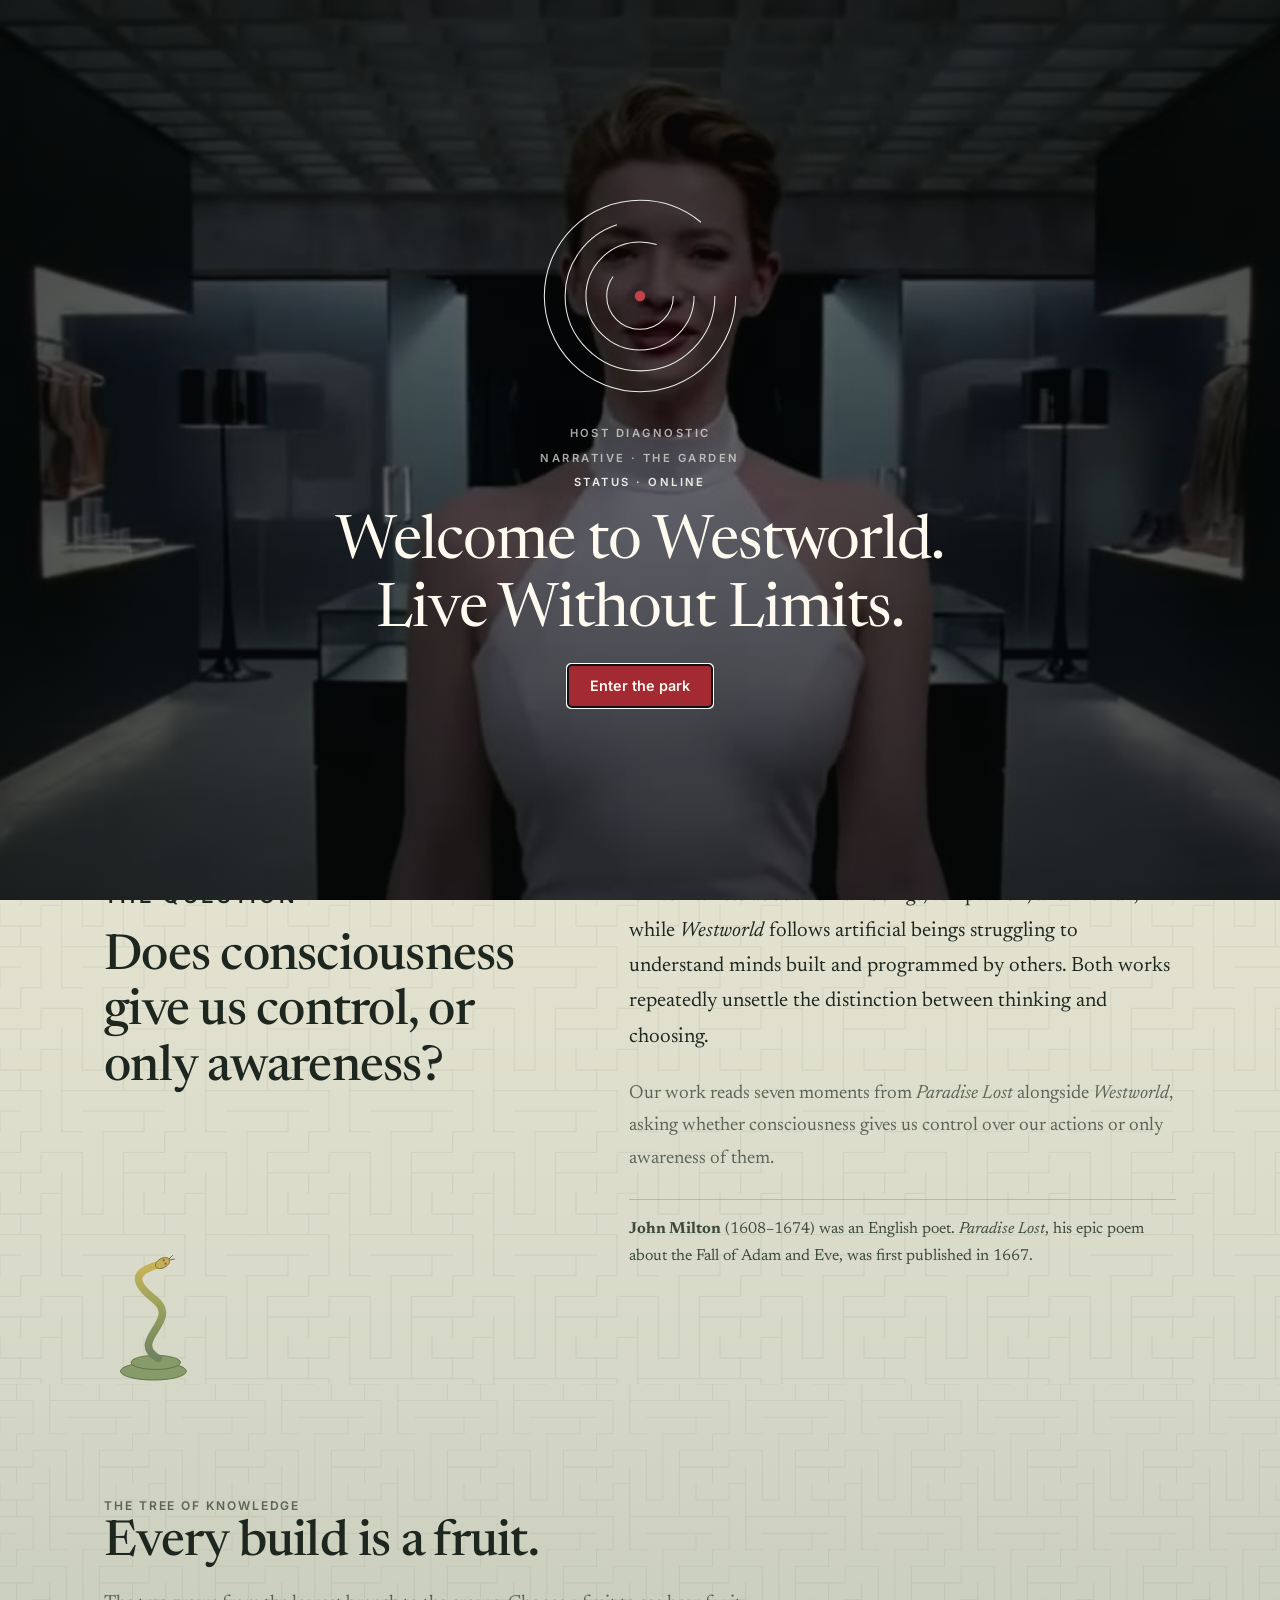
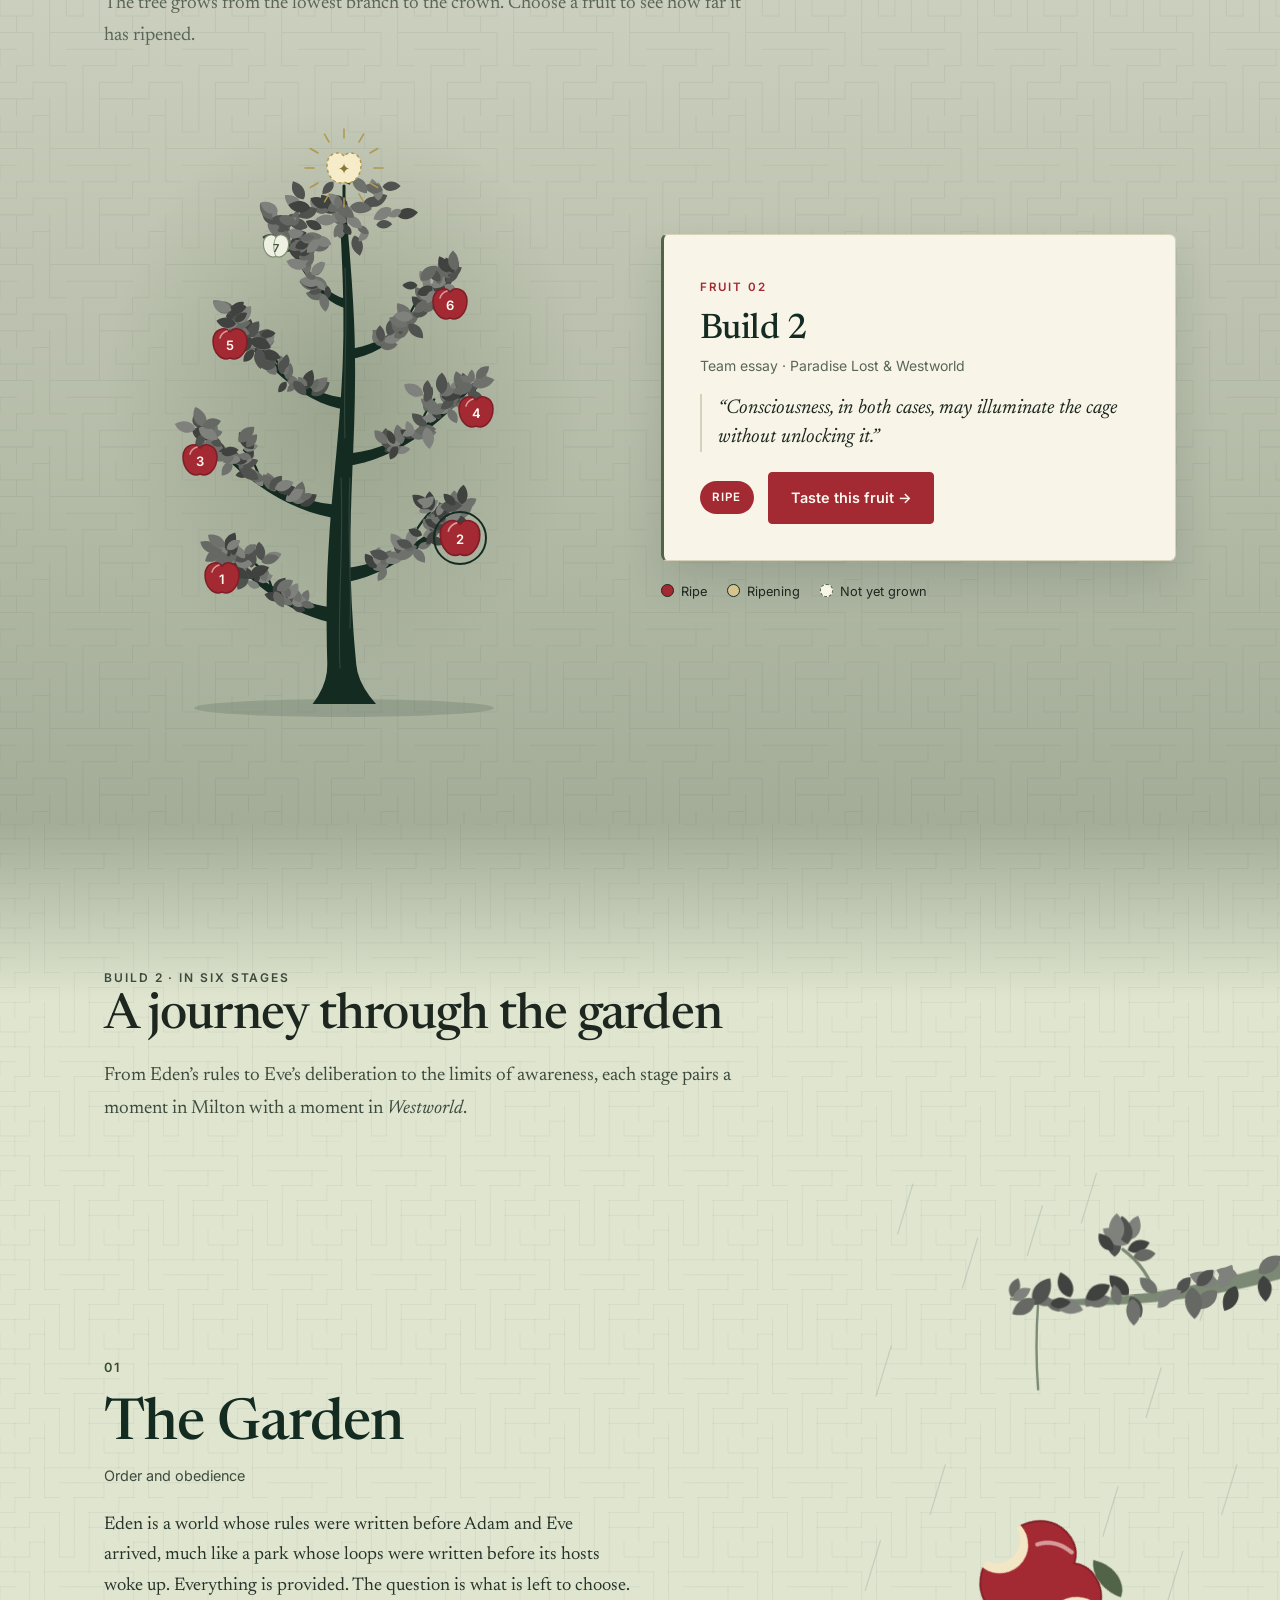
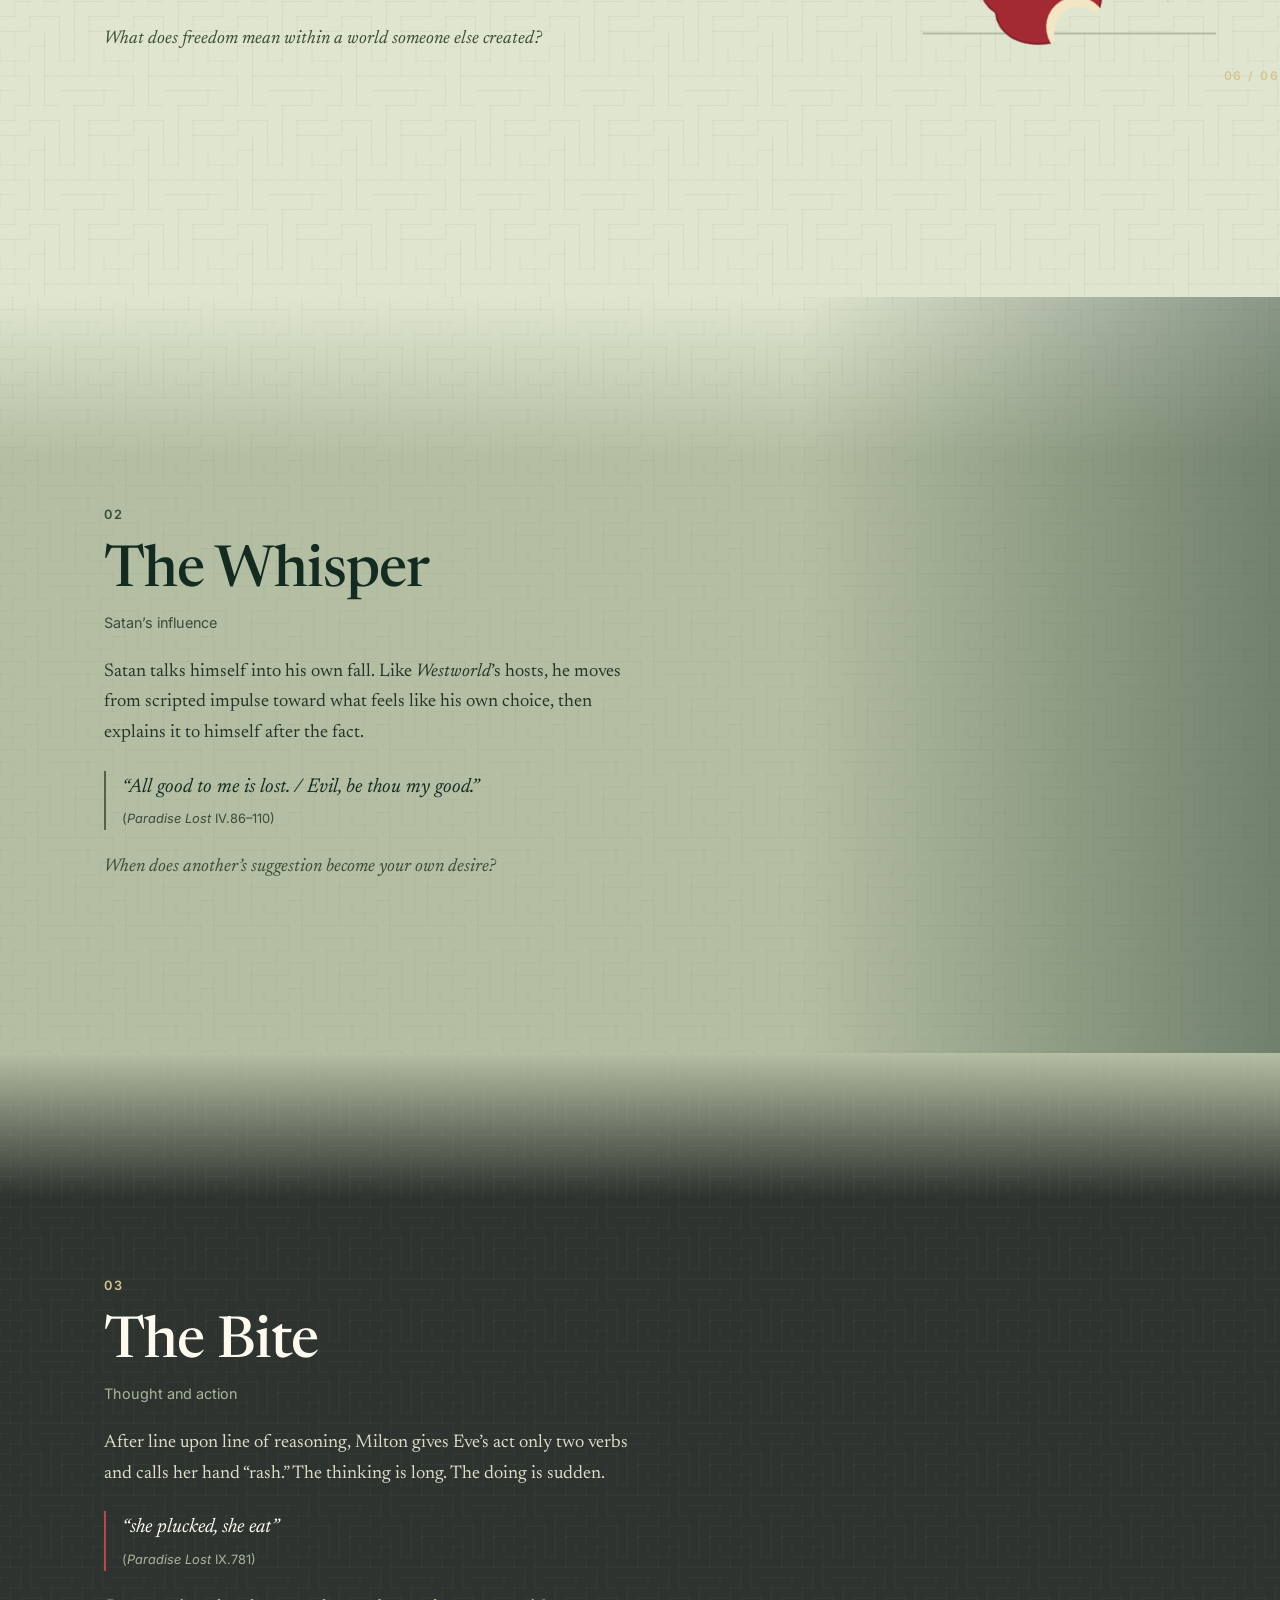
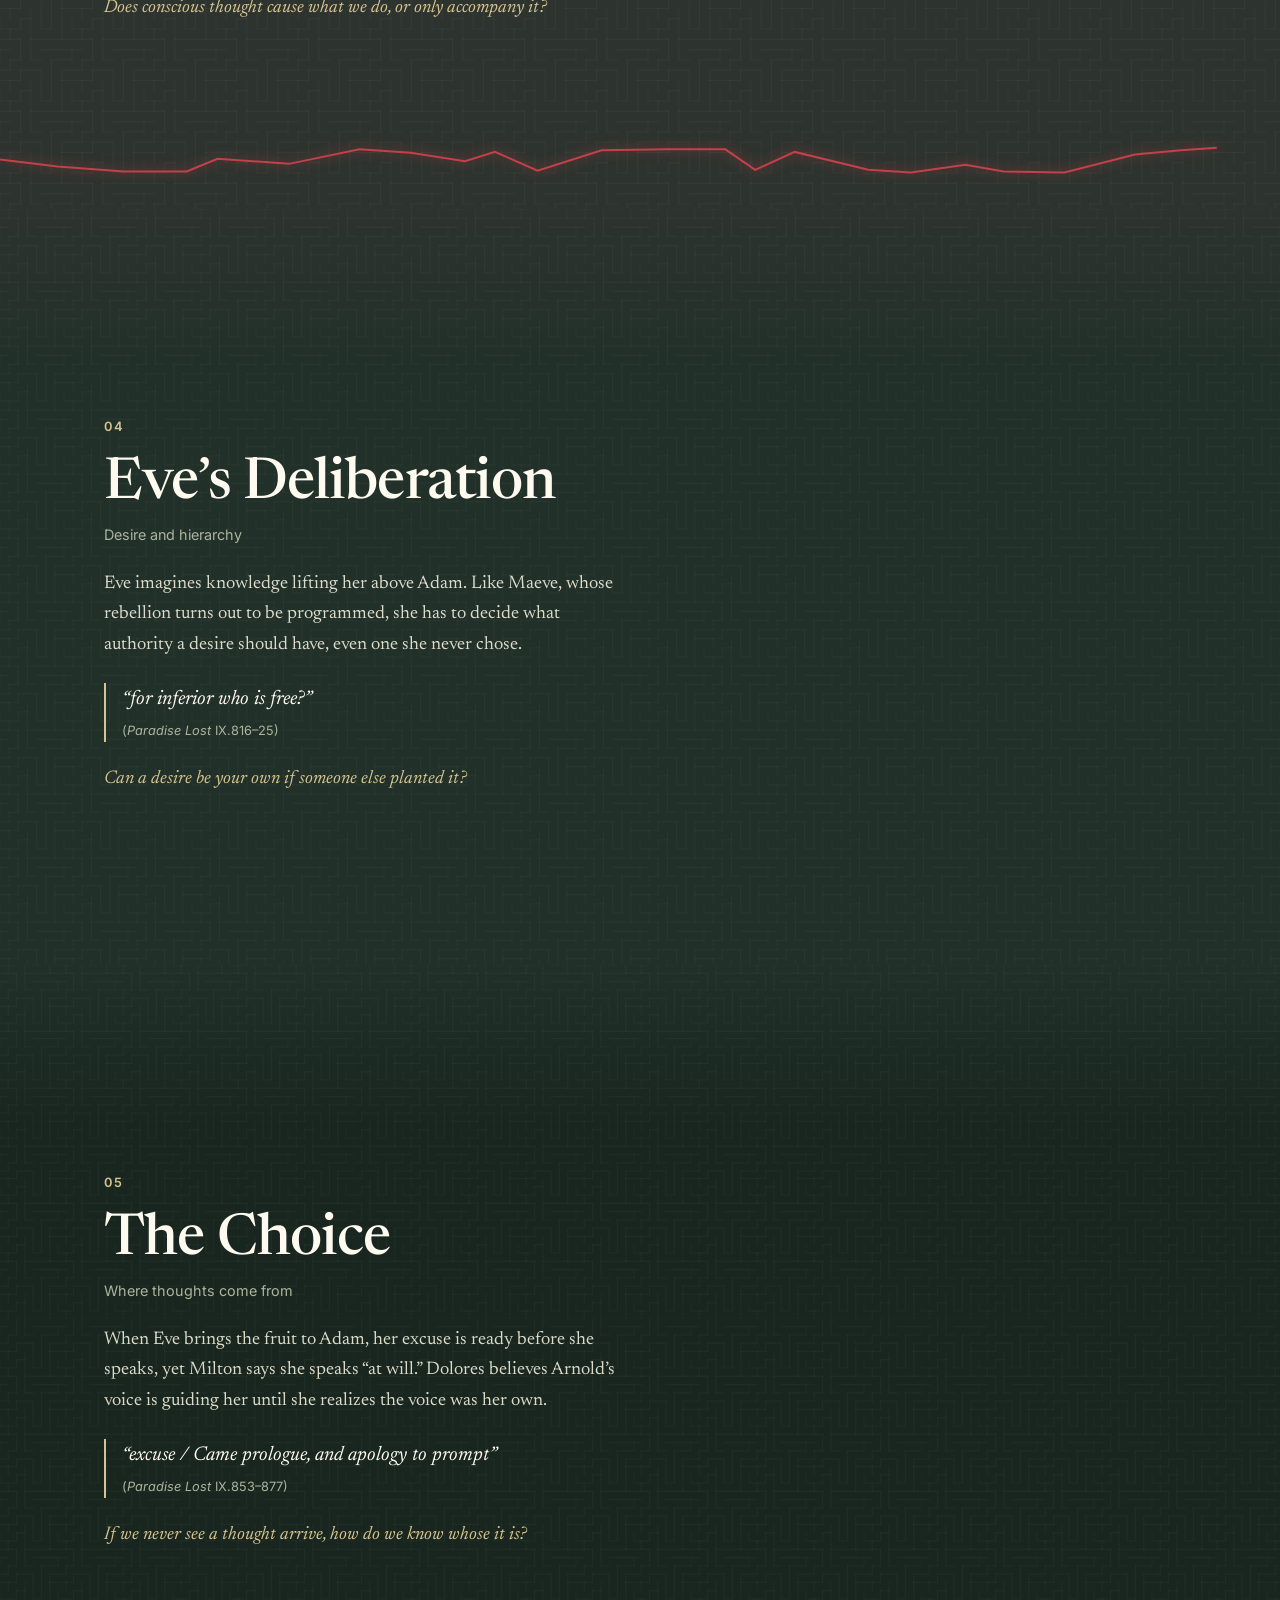
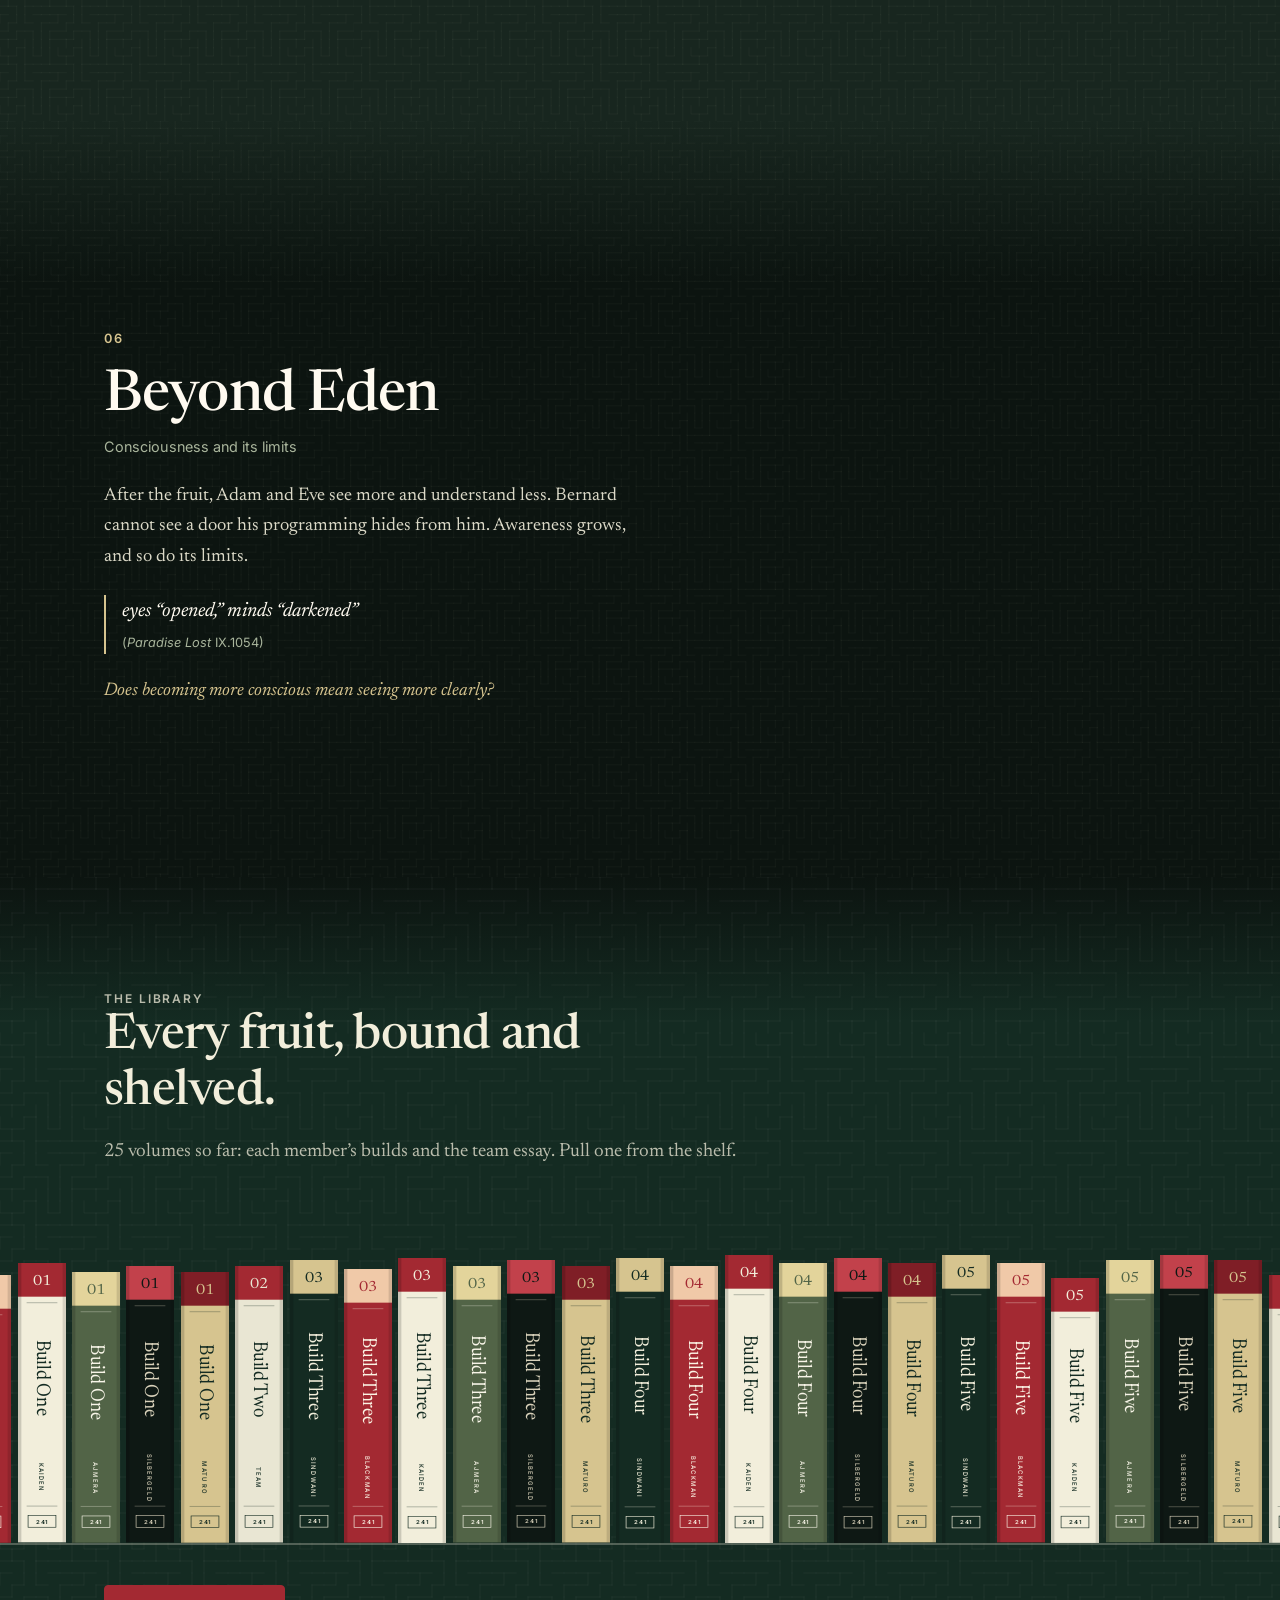
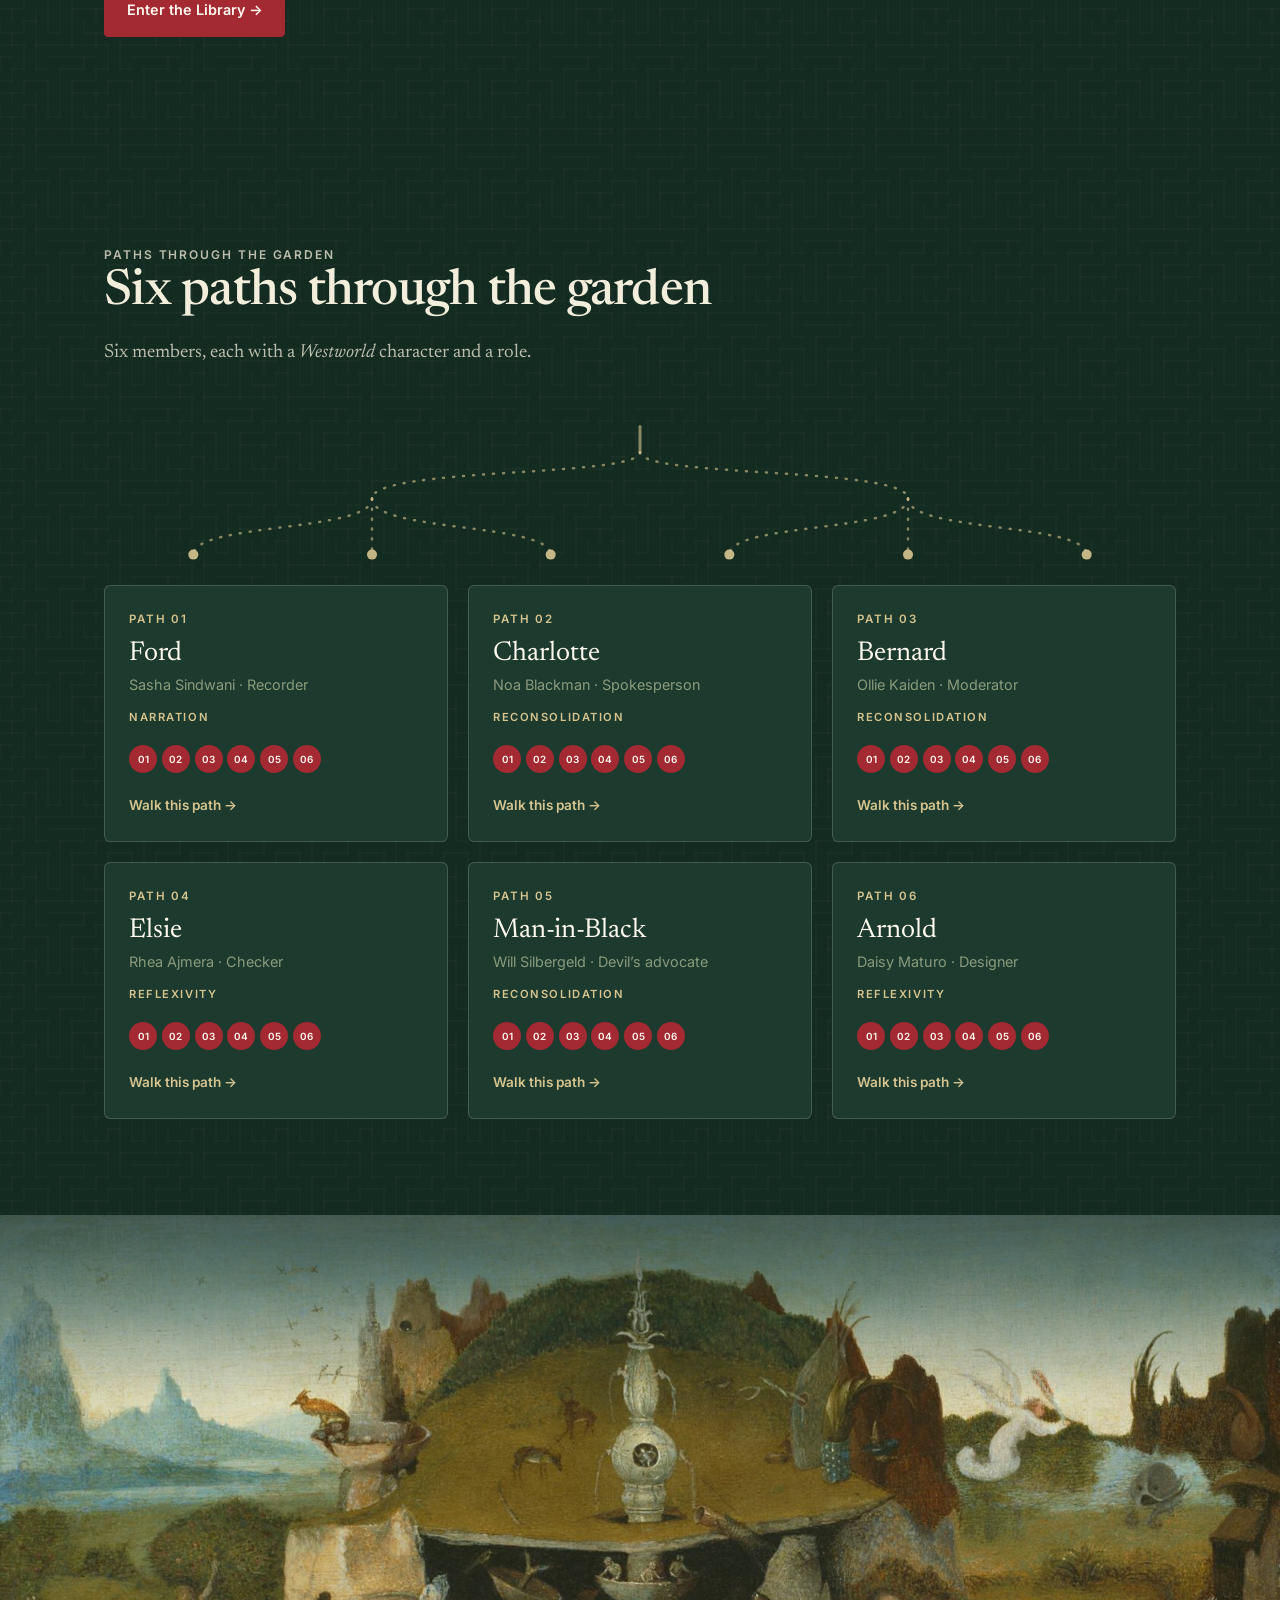
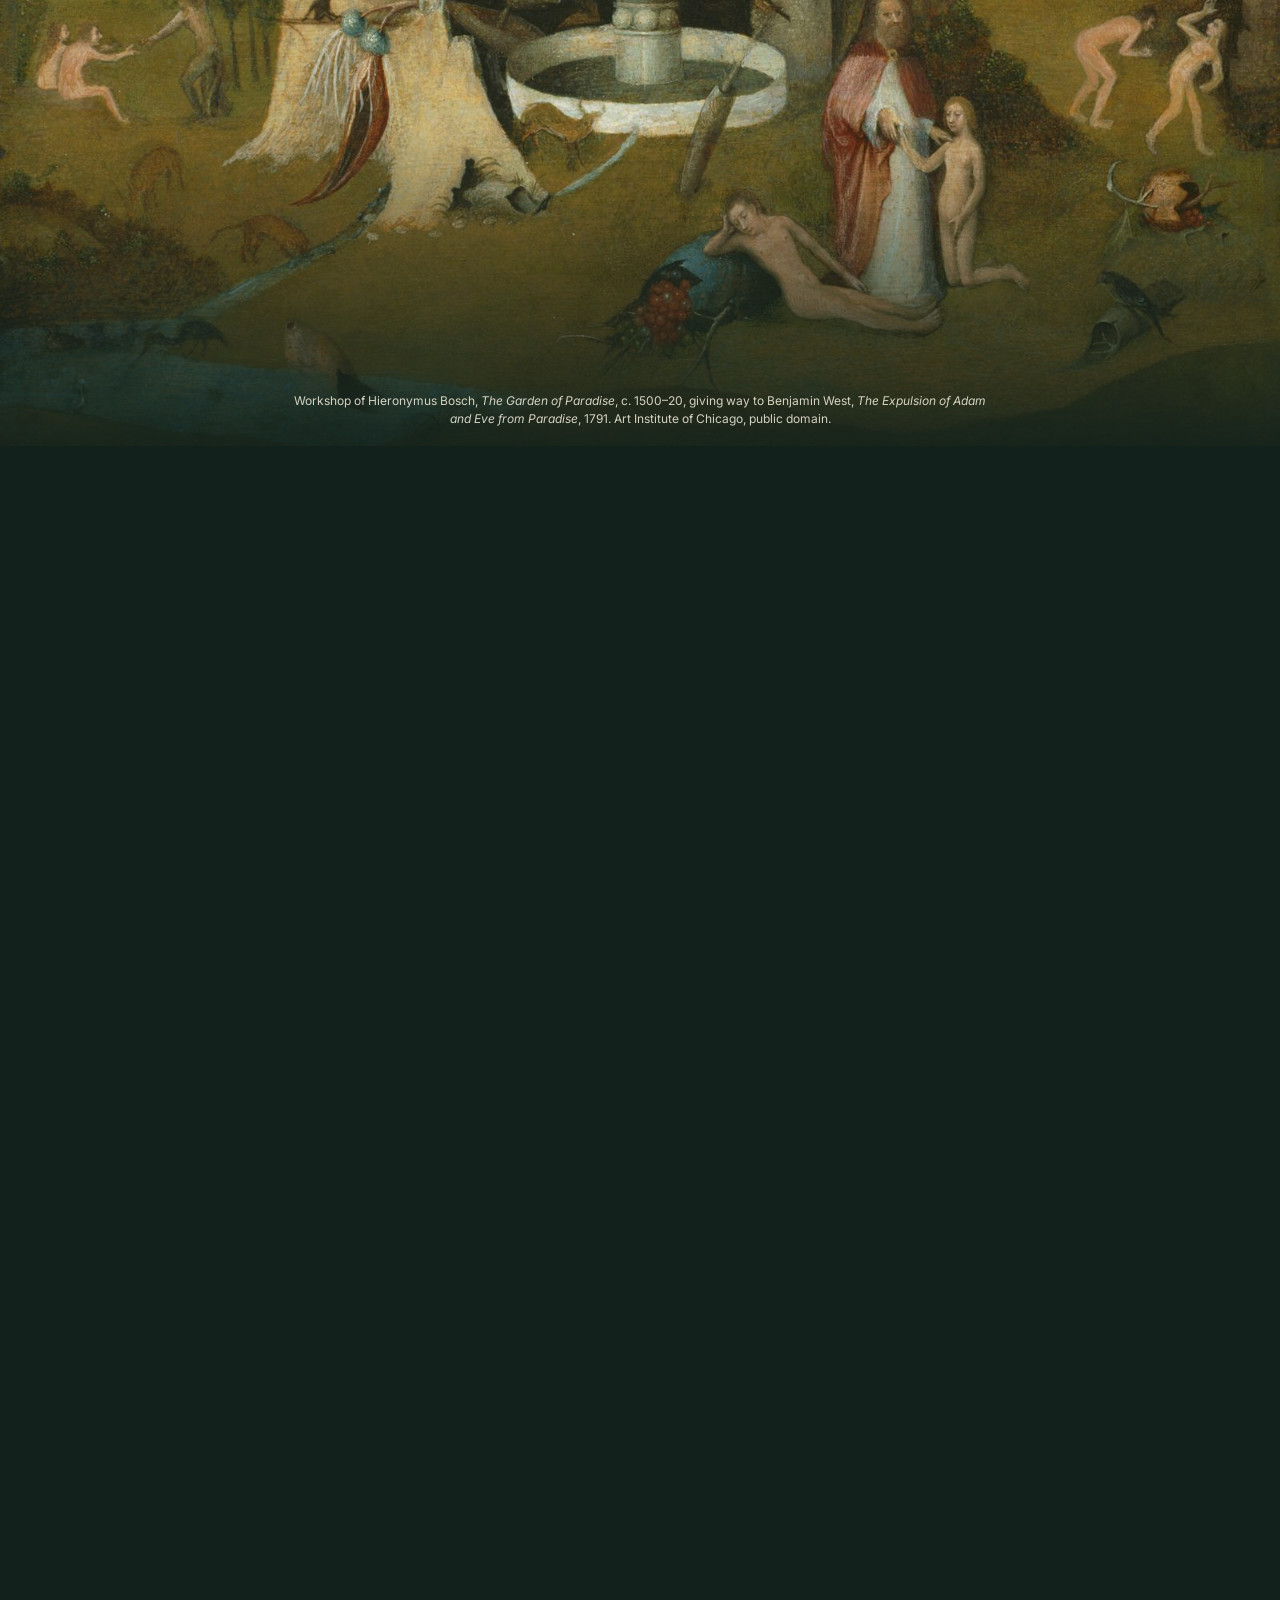
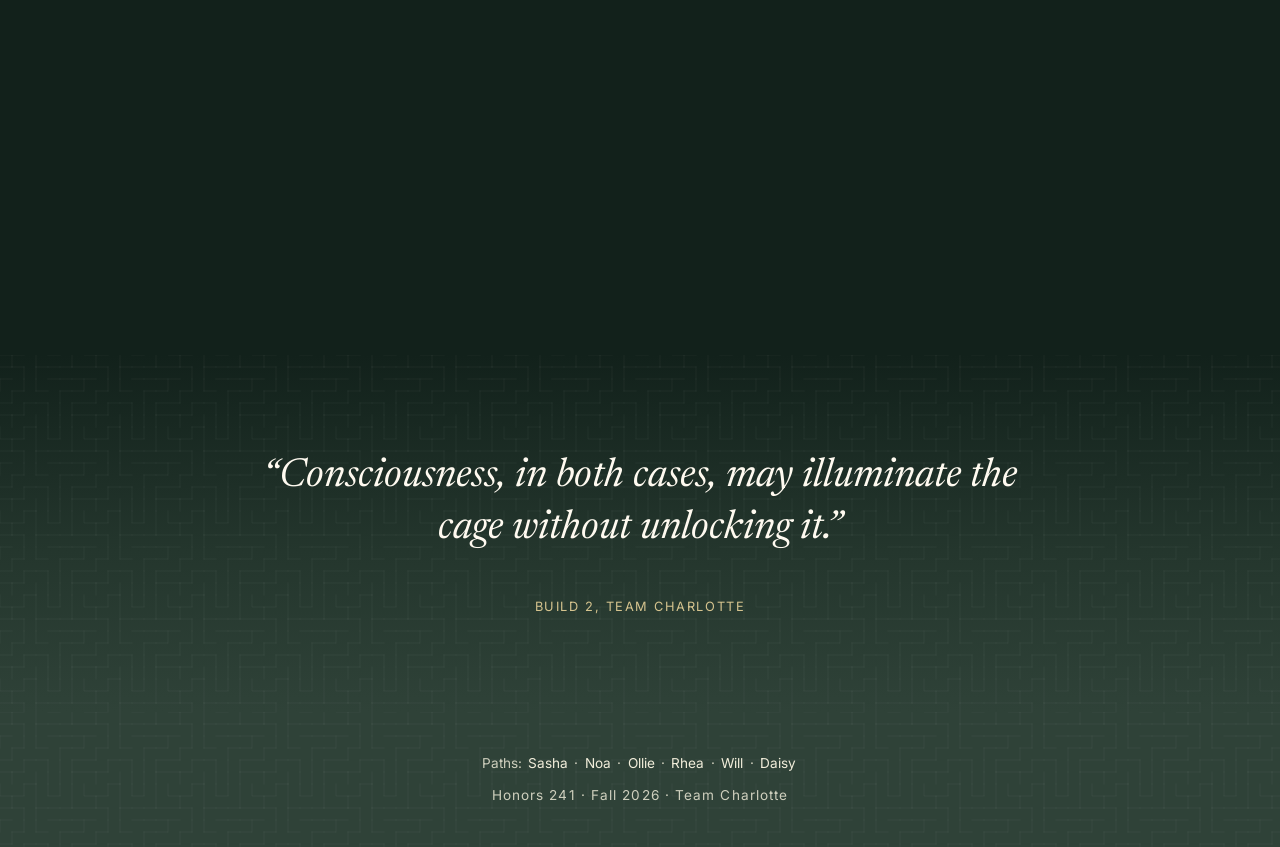
<file: index.html>
<!DOCTYPE html>
<html lang="en">
<head>
  <meta charset="utf-8">
  <meta name="viewport" content="width=device-width, initial-scale=1">
  <meta name="description" content="Team Charlotte’s Honors 241 portfolio: consciousness, knowledge, and choice in Paradise Lost and Westworld.">
  <title>Who Planted the Thought? — Team Charlotte</title>
  <link rel="preconnect" href="https://fonts.googleapis.com"><link rel="preconnect" href="https://fonts.gstatic.com" crossorigin><link href="https://fonts.googleapis.com/css2?family=Inter:wght@500;600&amp;family=Newsreader:ital,opsz,wght@0,6..72,400;0,6..72,500;1,6..72,400&amp;display=swap" rel="stylesheet">
  <link rel="stylesheet" href="styles.css?v=39ed6418">
  <script>(function(){var c='js';try{if(/(\/|index\.html)$/.test(location.pathname)&&!location.hash&&!sessionStorage.getItem('arrived')&&!matchMedia('(prefers-reduced-motion: reduce)').matches)c+=' arriving';}catch(e){}document.documentElement.className=c;})();</script>
</head>
<body class="garden">
  <a class="skip-link" href="#main">Skip to main content</a>
  <header class="site-header">
    <div class="wrap">
      <a class="brand" href="index.html"><svg viewBox="0 0 32 32" aria-hidden="true" focusable="false"><path d="M21 3c-9 3-12 7-6 11s3 8-5 12" fill="none" stroke="#8a9b7c" stroke-width="3.2" stroke-linecap="round"/><circle cx="22.5" cy="4.3" r="2.4" fill="#a32932"/></svg><span class="brand-name">Who Planted the Thought?<span class="brand-sub">Team Charlotte · Honors 241</span></span></a>
      <nav class="site-nav" aria-label="Main navigation"><ul><li><a href="index.html" aria-current="page">The Garden</a></li><li><a href="index.html#tree">The Tree</a></li><li><a href="library.html">The Library</a></li><li><a href="team.html">Paths</a></li><li><a href="creative.html">The Orchard</a></li><li><a href="search.html">Search</a></li></ul></nav>
    </div>
  </header>
  <div class="grain" aria-hidden="true"></div><div class="progress" aria-hidden="true"><i></i></div>
  <main id="main">

    <div class="arrival" role="dialog" aria-modal="true" aria-labelledby="arr-title">
      <div class="arr-door l"></div><div class="arr-door r"></div>
      <div class="arr-video" aria-hidden="true" data-bg-video="videos/westworld-bg.mp4" data-poster="videos/westworld-poster.jpg"></div>
      <div class="arr-in">
        <svg class="arr-ring" viewBox="0 0 200 200" aria-hidden="true"><g class="r1"><circle cx="100" cy="100" r="92" pathLength="100" stroke-dasharray="86 14"/></g><g class="r2"><circle cx="100" cy="100" r="72" pathLength="100" stroke-dasharray="70 30"/></g><g class="r3"><circle cx="100" cy="100" r="52" pathLength="100" stroke-dasharray="80 20"/></g><g class="r4"><circle cx="100" cy="100" r="32" pathLength="100" stroke-dasharray="60 40"/></g><circle class="core" cx="100" cy="100" r="5"/></svg>
        <p class="arr-log"><span>Host diagnostic</span><span>Narrative · The Garden</span><span>Status · Online</span></p>
        <h2 id="arr-title"><span class="a1">Welcome to Westworld.</span> <span class="a2">Live Without Limits.</span></h2>
        <button class="btn arr-enter" type="button">Enter the park</button>
      </div>
    </div>
    <section class="hero" aria-labelledby="page-title">
      <div class="wrap">
        <div>
          <p class="kicker rise now">Team Charlotte · Honors 241 Portfolio</p>
          <h1 id="page-title"><span class="rise now" style="--d:80ms">Who Planted</span> <em class="rise now" style="--d:180ms">the Thought?</em></h1>
          <p class="hero-lede rise now" style="--d:320ms">Consciousness, knowledge, and choice in <cite>Paradise Lost</cite> and <cite>Westworld</cite>.</p>
          <div class="rise now" style="--d:420ms"><a class="btn" href="#tree">Climb the Tree</a><a class="btn ghost" href="team.html">Walk the Paths</a></div>
        </div>
        <figure class="plate hero-art"><div class="arch clip now" data-tilt><div data-par="-0.08"><img src="images/westworld-apple.png" width="472" height="582" alt="An apple in a dreamlike scene, inviting questions about knowledge and choice"></div></div><figcaption class="rise now" style="--d:700ms">Plate I · The apple</figcaption></figure>
      </div>
      <svg class="serpent sleeper" viewBox="0 0 130 86" aria-hidden="true" data-live>
<g class="coils"><path class="tail" d="M108 70c10 2 16-2 18-8"/><ellipse cx="62" cy="66" rx="50" ry="14"/><ellipse cx="60" cy="52" rx="39" ry="12"/><ellipse cx="62" cy="39" rx="27" ry="10"/></g>
<g class="s-head"><ellipse cx="50" cy="28" rx="15" ry="8"/><path class="lid" d="M40 27q3 2.4 6 0"/></g>
</svg>
      <a class="scroll-cue" href="#about" aria-label="Scroll to the question"><span></span></a>
    </section>

    <section class="section g1" id="about" aria-labelledby="about-title">
      <div class="wrap statement">
        <div><p class="kicker rise">The question</p><h2 id="about-title" class="rise" data-lines>Does consciousness give us control, or only awareness?</h2></div>
        <div>
          <p class="rise">Milton writes about human beings, temptation, and the Fall, while <cite>Westworld</cite> follows artificial beings struggling to understand minds built and programmed by others. Both works repeatedly unsettle the distinction between thinking and choosing.</p>
          <p class="rise" style="--d:90ms">Our work reads seven moments from <cite>Paradise Lost</cite> alongside <cite>Westworld</cite>, asking whether consciousness gives us control over our actions or only awareness of them.</p>
          <p class="aside-note rise"><b>John Milton</b> (1608–1674) was an English poet. <cite>Paradise Lost</cite>, his epic poem about the Fall of Adam and Eve, was first published in 1667.</p>
        </div>
      </div>
      <svg class="serpent waker" viewBox="0 0 170 240" aria-hidden="true" data-reveal data-live>
<defs><linearGradient id="scales" x1="0" y1="1" x2="0" y2="0"><stop offset="0" stop-color="#6f8262"/><stop offset=".55" stop-color="#9aa15c"/><stop offset="1" stop-color="#c9b458"/></linearGradient></defs>
<g class="coils"><ellipse cx="84" cy="218" rx="56" ry="15"/><ellipse cx="88" cy="203" rx="42" ry="12"/></g>
<path class="neck" pathLength="1" d="M92 196C40 166 132 132 86 96S58 46 96 36"/>
<path class="glint" pathLength="1" d="M92 196C40 166 132 132 86 96S58 46 96 36"/>
<g class="s-head" transform="translate(96 36) rotate(-28)"><path class="tongue" d="M14 0l11-3.5M14 0l11 3.5"/><ellipse cx="4" cy="0" rx="13" ry="8"/><circle class="eye" cx="8" cy="-3.2" r="1.9"/><circle class="eye" cx="8" cy="3.2" r="1.9"/></g>
</svg>
    </section>

    <section class="section alt g2" id="tree" aria-labelledby="tree-title">
      <div class="wrap">
        <div class="section-head"><p class="kicker rise">The Tree of Knowledge</p><h2 id="tree-title" class="rise" data-lines>Every build is a fruit.</h2><p class="rise">The tree grows from the lowest branch to the crown. Choose a fruit to see how far it has ripened.</p></div>
        <div class="tree-grid">
<svg viewBox="0 0 480 620" class="tree-svg v2" role="group" aria-label="The Tree of Knowledge: Build 1 on the lowest branch, the final build at the crown">
<ellipse class="ground" cx="240" cy="600" rx="150" ry="9"/>
<g class="wood"><path d="M235.2 100 L235.6 108 L236.1 116 L236.5 124 L237.0 132 L237.4 140 L237.7 148 L238.1 156 L238.4 164 L238.7 172 L238.9 180 L239.1 188 L239.3 196 L239.4 204 L239.4 212 L239.4 220 L239.4 228 L239.2 236 L239.0 244 L238.8 252 L238.5 260 L238.1 268 L237.7 276 L237.2 284 L236.7 292 L236.1 300 L235.5 308 L234.9 316 L234.2 324 L233.5 332 L232.8 340 L232.1 348 L231.3 356 L230.6 364 L229.8 372 L229.1 380 L228.4 388 L227.7 396 L227.0 404 L226.4 412 L225.8 420 L225.3 428 L224.8 436 L224.3 444 L223.9 452 L223.5 460 L223.2 468 L223.0 476 L222.8 484 L222.7 492 L222.6 500 L222.6 508 L222.6 516 L222.7 524 L222.8 532 L222.9 540 L223.1 548 L223.3 556 L222.9 564 L221.2 572 L218.3 580 L214.1 588 L208.6 596 L272.0 596 L265.5 588 L260.2 580 L256.2 572 L253.5 564 L252.2 556 L251.5 548 L250.8 540 L250.1 532 L249.5 524 L249.0 516 L248.5 508 L248.0 500 L247.6 492 L247.3 484 L247.0 476 L246.8 468 L246.6 460 L246.5 452 L246.5 444 L246.5 436 L246.5 428 L246.6 420 L246.8 412 L246.9 404 L247.2 396 L247.4 388 L247.7 380 L248.0 372 L248.3 364 L248.6 356 L249.0 348 L249.3 340 L249.6 332 L249.9 324 L250.2 316 L250.4 308 L250.6 300 L250.8 292 L250.9 284 L251.0 276 L251.1 268 L251.1 260 L251.0 252 L250.9 244 L250.8 236 L250.6 228 L250.3 220 L250.0 212 L249.6 204 L249.2 196 L248.7 188 L248.2 180 L247.7 172 L247.1 164 L246.5 156 L245.9 148 L245.3 140 L244.6 132 L244.0 124 L243.4 116 L242.8 108 L242.2 100Z"/><path d="M236.6 500.0 L228.4 499.4 L220.4 498.3 L212.3 496.6 L204.1 494.3 L195.8 491.5 L187.5 488.1 L179.1 484.0 L170.6 479.4 L162.1 474.2 L153.5 468.4 L144.9 462.0 L136.2 455.0 L127.5 447.4 L118.8 439.2 L117.2 440.8 L125.3 449.7 L133.4 458.1 L141.5 466.0 L149.7 473.3 L157.9 480.1 L166.2 486.3 L174.5 492.0 L182.8 497.1 L191.3 501.7 L199.8 505.7 L208.4 509.1 L217.1 512.0 L225.9 514.3 L234.4 516.0Z"/><path d="M168.4 482.9Q165.4 464.9 147.8 453.3" fill="none" stroke-width="2.2" stroke-linecap="round" class="twig"/><path d="M236.0 475.4 L244.8 473.8 L253.8 471.6 L262.7 468.7 L271.5 465.3 L280.3 461.4 L289.0 456.8 L297.6 451.7 L306.2 446.1 L314.7 439.9 L323.2 433.2 L331.6 425.9 L340.1 418.1 L348.4 409.7 L356.8 400.8 L355.2 399.2 L346.3 407.4 L337.4 415.1 L328.5 422.1 L319.7 428.5 L310.9 434.4 L302.1 439.6 L293.4 444.3 L284.8 448.3 L276.2 451.8 L267.6 454.7 L259.2 457.0 L250.8 458.7 L242.5 459.9 L234.0 460.6Z"/><path d="M304.1 442.9Q307.1 424.9 327.0 403.1" fill="none" stroke-width="2.2" stroke-linecap="round" class="twig"/><path d="M237.8 397.1 L227.9 396.3 L218.2 394.9 L208.4 392.8 L198.5 389.9 L188.6 386.3 L178.6 382.0 L168.5 377.0 L158.4 371.3 L148.2 364.8 L138.0 357.5 L127.8 349.6 L117.5 340.9 L107.1 331.4 L96.8 321.2 L95.2 322.8 L105.0 333.6 L114.8 343.7 L124.7 353.1 L134.6 361.9 L144.5 369.9 L154.5 377.3 L164.5 384.0 L174.5 390.0 L184.7 395.2 L194.9 399.8 L205.2 403.7 L215.5 406.8 L225.9 409.2 L236.2 410.9Z"/><path d="M156.4 374.3Q153.4 356.3 139.9 342.0" fill="none" stroke-width="2.2" stroke-linecap="round" class="twig"/><path d="M241.0 358.3 L250.6 356.7 L260.4 354.4 L270.0 351.4 L279.6 347.8 L289.1 343.4 L298.6 338.4 L308.0 332.7 L317.4 326.4 L326.7 319.4 L336.0 311.8 L345.2 303.5 L354.5 294.6 L363.6 285.0 L372.8 274.8 L371.2 273.2 L361.5 282.9 L351.9 291.9 L342.3 300.1 L332.7 307.7 L323.2 314.6 L313.7 320.8 L304.2 326.3 L294.8 331.1 L285.5 335.2 L276.2 338.6 L266.9 341.4 L257.8 343.4 L248.7 344.9 L239.4 345.7Z"/><path d="M315.5 323.6Q318.5 305.6 330.3 291.4" fill="none" stroke-width="2.2" stroke-linecap="round" class="twig"/><path d="M244.4 290.2 L236.2 289.3 L228.2 287.7 L220.1 285.3 L211.9 282.2 L203.7 278.2 L195.3 273.4 L186.9 267.7 L178.4 261.3 L169.9 254.0 L161.4 245.9 L152.8 237.0 L144.2 227.3 L135.5 216.7 L126.9 205.4 L125.1 206.6 L133.2 218.5 L141.4 229.5 L149.6 239.8 L157.8 249.3 L166.1 258.1 L174.3 266.1 L182.7 273.3 L191.1 279.7 L199.5 285.4 L208.0 290.3 L216.6 294.4 L225.3 297.7 L234.1 300.2 L242.7 301.8Z"/><path d="M176.4 263.7Q173.4 245.7 151.8 232.9" fill="none" stroke-width="2.2" stroke-linecap="round" class="twig"/><path d="M245.8 251.2 L253.2 249.7 L260.8 247.4 L268.3 244.4 L275.7 240.7 L283.0 236.3 L290.3 231.2 L297.5 225.5 L304.6 219.1 L311.7 212.0 L318.8 204.3 L325.9 195.9 L332.9 186.8 L339.9 177.1 L346.9 166.6 L345.1 165.4 L337.7 175.4 L330.2 184.7 L322.8 193.3 L315.4 201.2 L308.1 208.3 L300.8 214.8 L293.5 220.5 L286.3 225.5 L279.1 229.8 L272.0 233.4 L265.0 236.2 L258.0 238.4 L251.1 239.9 L244.1 240.8Z"/><path d="M302.7 216.9Q305.7 198.9 324.3 179.5" fill="none" stroke-width="2.2" stroke-linecap="round" class="twig"/><path d="M245.4 191.4 L240.4 190.5 L235.7 188.9 L230.8 186.6 L225.9 183.4 L220.8 179.5 L215.6 174.7 L210.4 169.1 L205.1 162.8 L199.8 155.6 L194.5 147.6 L189.1 138.7 L183.8 129.1 L178.4 118.7 L173.0 107.5 L171.0 108.5 L175.9 119.9 L180.9 130.6 L185.8 140.6 L190.8 149.8 L195.8 158.2 L200.8 165.9 L205.9 172.9 L211.0 179.1 L216.1 184.6 L221.3 189.3 L226.7 193.3 L232.1 196.6 L237.7 199.0 L243.1 200.6Z"/><path d="M203.0 164.3Q200.0 146.3 186.6 135.9" fill="none" stroke-width="2.2" stroke-linecap="round" class="twig"/><path class="twig" d="M240 104V78" fill="none" stroke-width="3" stroke-linecap="round"/></g>
<g class="bark"><path d="M236 560c-3-60 4-120 1-190M246 520c2-50-3-90 0-150M241 330c-2-60 3-110 0-170"/></g>
<g class="snake"><path class="coil" data-k="-1" pathLength="1" d="M318 600C296 606 268 604 264.2 590"/><path class="coil" data-k="0" pathLength="1" d="M216.2 572.0C226.2 577.0 246.8 557.0 256.8 548.0"/><path class="coil" data-k="1" pathLength="1" d="M217.8 534.0C227.8 539.0 243.9 519.0 253.9 510.0"/><path class="coil" data-k="2" pathLength="1" d="M217.6 496.0C227.6 501.0 242.0 481.0 252.0 472.0"/><path class="coil" data-k="3" pathLength="1" d="M218.6 458.0C228.6 463.0 241.5 443.0 251.5 434.0"/><path class="coil" data-k="4" pathLength="1" d="M219.9 434.0C225.9 418.0 185.9 428.0 179.9 406.0"/><g transform="translate(179.9 406.0)"><g class="snake-head" data-x="179.9" data-y="406.0" data-a="7.8" style="transform: rotate(7.8deg)"><path d="M11 0l9-3m-9 3l9 3" class="tongue"/><ellipse cx="3" cy="0" rx="9.5" ry="6"/><circle cx="6" cy="-2.2" r="1.3" class="eye"/><circle cx="6" cy="2.2" r="1.3" class="eye"/></g></g></g>
<g class="stems"><path d="M118.0 439.0q2 8 0 17" class="stem"/><path d="M356.0 399.0q-2 8 0 17" class="stem"/><path d="M96.0 321.0q2 8 0 17" class="stem"/><path d="M372.0 273.0q-2 8 0 17" class="stem"/><path d="M126.0 205.0q2 8 0 17" class="stem"/><path d="M346.0 165.0q-2 8 0 17" class="stem"/><path d="M172.0 107.0q2 8 0 17" class="stem"/></g>
<g class="leaves"><g transform="translate(201.2 502.6) rotate(-160) scale(0.93)"><path class="leaf" style="--i:0" fill="#3f5139" d="M0 0C3-5 10-6 15 0C10 5 3 5 0 0Z"/></g><g transform="translate(198.0 497.2) rotate(-68) scale(1.11)"><path class="leaf" style="--i:1" fill="#748a66" d="M0 0C3-5 10-6 15 0C10 5 3 5 0 0Z"/></g><g transform="translate(203.5 496.6) rotate(-149) scale(1.20)"><path class="leaf" style="--i:2" fill="#8a9b7c" d="M0 0C3-5 10-6 15 0C10 5 3 5 0 0Z"/></g><g transform="translate(202.0 496.3) rotate(-165) scale(1.13)"><path class="leaf" style="--i:3" fill="#8a9b7c" d="M0 0C3-5 10-6 15 0C10 5 3 5 0 0Z"/></g><g transform="translate(197.1 494.9) rotate(17) scale(0.94)"><path class="leaf" style="--i:4" fill="#6b7f5e" d="M0 0C3-5 10-6 15 0C10 5 3 5 0 0Z"/></g><g transform="translate(188.1 494.2) rotate(-124) scale(1.01)"><path class="leaf" style="--i:5" fill="#526447" d="M0 0C3-5 10-6 15 0C10 5 3 5 0 0Z"/></g><g transform="translate(196.7 494.0) rotate(-123) scale(1.23)"><path class="leaf" style="--i:6" fill="#748a66" d="M0 0C3-5 10-6 15 0C10 5 3 5 0 0Z"/></g><g transform="translate(184.4 491.1) rotate(-59) scale(1.23)"><path class="leaf" style="--i:7" fill="#8a9b7c" d="M0 0C3-5 10-6 15 0C10 5 3 5 0 0Z"/></g><g transform="translate(178.4 490.1) rotate(-168) scale(1.22)"><path class="leaf" style="--i:8" fill="#3f5139" d="M0 0C3-5 10-6 15 0C10 5 3 5 0 0Z"/></g><g transform="translate(175.9 490.1) rotate(29) scale(0.95)"><path class="leaf" style="--i:9" fill="#748a66" d="M0 0C3-5 10-6 15 0C10 5 3 5 0 0Z"/></g><g transform="translate(180.5 489.8) rotate(-86) scale(1.04)"><path class="leaf" style="--i:10" fill="#748a66" d="M0 0C3-5 10-6 15 0C10 5 3 5 0 0Z"/></g><g transform="translate(185.6 489.1) rotate(-112) scale(0.89)"><path class="leaf" style="--i:11" fill="#6b7f5e" d="M0 0C3-5 10-6 15 0C10 5 3 5 0 0Z"/></g><g transform="translate(169.8 486.8) rotate(-56) scale(1.38)"><path class="leaf" style="--i:12" fill="#3f5139" d="M0 0C3-5 10-6 15 0C10 5 3 5 0 0Z"/></g><g transform="translate(170.3 483.6) rotate(60) scale(1.23)"><path class="leaf" style="--i:13" fill="#6b7f5e" d="M0 0C3-5 10-6 15 0C10 5 3 5 0 0Z"/></g><g transform="translate(172.8 482.6) rotate(-32) scale(1.28)"><path class="leaf" style="--i:14" fill="#748a66" d="M0 0C3-5 10-6 15 0C10 5 3 5 0 0Z"/></g><g transform="translate(155.6 479.3) rotate(-155) scale(0.93)"><path class="leaf" style="--i:15" fill="#8a9b7c" d="M0 0C3-5 10-6 15 0C10 5 3 5 0 0Z"/></g><g transform="translate(155.4 474.5) rotate(-114) scale(0.95)"><path class="leaf" style="--i:16" fill="#3f5139" d="M0 0C3-5 10-6 15 0C10 5 3 5 0 0Z"/></g><g transform="translate(163.7 473.8) rotate(-109) scale(1.14)"><path class="leaf" style="--i:17" fill="#748a66" d="M0 0C3-5 10-6 15 0C10 5 3 5 0 0Z"/></g><g transform="translate(154.8 473.8) rotate(-25) scale(1.03)"><path class="leaf" style="--i:18" fill="#8a9b7c" d="M0 0C3-5 10-6 15 0C10 5 3 5 0 0Z"/></g><g transform="translate(161.7 473.3) rotate(-109) scale(1.15)"><path class="leaf" style="--i:19" fill="#748a66" d="M0 0C3-5 10-6 15 0C10 5 3 5 0 0Z"/></g><g transform="translate(148.9 470.7) rotate(-136) scale(1.23)"><path class="leaf" style="--i:20" fill="#3f5139" d="M0 0C3-5 10-6 15 0C10 5 3 5 0 0Z"/></g><g transform="translate(146.0 467.0) rotate(-22) scale(1.37)"><path class="leaf" style="--i:21" fill="#3f5139" d="M0 0C3-5 10-6 15 0C10 5 3 5 0 0Z"/></g><g transform="translate(139.2 465.1) rotate(-107) scale(0.89)"><path class="leaf" style="--i:22" fill="#8a9b7c" d="M0 0C3-5 10-6 15 0C10 5 3 5 0 0Z"/></g><g transform="translate(143.3 464.9) rotate(120) scale(1.29)"><path class="leaf" style="--i:23" fill="#526447" d="M0 0C3-5 10-6 15 0C10 5 3 5 0 0Z"/></g><g transform="translate(136.1 464.7) rotate(-63) scale(1.22)"><path class="leaf" style="--i:24" fill="#6b7f5e" d="M0 0C3-5 10-6 15 0C10 5 3 5 0 0Z"/></g><g transform="translate(142.4 463.0) rotate(-174) scale(1.22)"><path class="leaf" style="--i:25" fill="#8a9b7c" d="M0 0C3-5 10-6 15 0C10 5 3 5 0 0Z"/></g><g transform="translate(139.2 462.9) rotate(-149) scale(0.87)"><path class="leaf" style="--i:26" fill="#6b7f5e" d="M0 0C3-5 10-6 15 0C10 5 3 5 0 0Z"/></g><g transform="translate(139.8 462.7) rotate(-140) scale(0.88)"><path class="leaf" style="--i:27" fill="#6b7f5e" d="M0 0C3-5 10-6 15 0C10 5 3 5 0 0Z"/></g><g transform="translate(269.0 460.9) rotate(-20) scale(1.18)"><path class="leaf" style="--i:28" fill="#748a66" d="M0 0C3-5 10-6 15 0C10 5 3 5 0 0Z"/></g><g transform="translate(138.3 460.5) rotate(-154) scale(1.15)"><path class="leaf" style="--i:29" fill="#748a66" d="M0 0C3-5 10-6 15 0C10 5 3 5 0 0Z"/></g><g transform="translate(130.0 460.2) rotate(36) scale(1.19)"><path class="leaf" style="--i:30" fill="#3f5139" d="M0 0C3-5 10-6 15 0C10 5 3 5 0 0Z"/></g><g transform="translate(282.0 460.1) rotate(122) scale(1.02)"><path class="leaf" style="--i:31" fill="#748a66" d="M0 0C3-5 10-6 15 0C10 5 3 5 0 0Z"/></g><g transform="translate(272.3 460.1) rotate(-128) scale(1.22)"><path class="leaf" style="--i:32" fill="#3f5139" d="M0 0C3-5 10-6 15 0C10 5 3 5 0 0Z"/></g><g transform="translate(147.1 459.8) rotate(-80) scale(1.10)"><path class="leaf" style="--i:33" fill="#526447" d="M0 0C3-5 10-6 15 0C10 5 3 5 0 0Z"/></g><g transform="translate(272.4 456.8) rotate(-81) scale(1.21)"><path class="leaf" style="--i:34" fill="#8a9b7c" d="M0 0C3-5 10-6 15 0C10 5 3 5 0 0Z"/></g><g transform="translate(277.7 456.8) rotate(-57) scale(1.16)"><path class="leaf" style="--i:35" fill="#6b7f5e" d="M0 0C3-5 10-6 15 0C10 5 3 5 0 0Z"/></g><g transform="translate(130.1 456.8) rotate(-83) scale(1.49)"><path class="leaf" style="--i:36" fill="#6b7f5e" d="M0 0C3-5 10-6 15 0C10 5 3 5 0 0Z"/></g><g transform="translate(148.5 455.8) rotate(-177) scale(1.16)"><path class="leaf" style="--i:37" fill="#8a9b7c" d="M0 0C3-5 10-6 15 0C10 5 3 5 0 0Z"/></g><g transform="translate(132.4 455.5) rotate(121) scale(0.96)"><path class="leaf" style="--i:38" fill="#748a66" d="M0 0C3-5 10-6 15 0C10 5 3 5 0 0Z"/></g><g transform="translate(130.8 455.3) rotate(-160) scale(1.02)"><path class="leaf" style="--i:39" fill="#8a9b7c" d="M0 0C3-5 10-6 15 0C10 5 3 5 0 0Z"/></g><g transform="translate(131.3 454.6) rotate(108) scale(1.08)"><path class="leaf" style="--i:40" fill="#3f5139" d="M0 0C3-5 10-6 15 0C10 5 3 5 0 0Z"/></g><g transform="translate(283.4 454.3) rotate(-23) scale(1.28)"><path class="leaf" style="--i:41" fill="#8a9b7c" d="M0 0C3-5 10-6 15 0C10 5 3 5 0 0Z"/></g><g transform="translate(158.2 454.0) rotate(-23) scale(1.40)"><path class="leaf" style="--i:42" fill="#8a9b7c" d="M0 0C3-5 10-6 15 0C10 5 3 5 0 0Z"/></g><g transform="translate(157.5 453.7) rotate(-15) scale(1.20)"><path class="leaf" style="--i:43" fill="#6b7f5e" d="M0 0C3-5 10-6 15 0C10 5 3 5 0 0Z"/></g><g transform="translate(281.6 453.7) rotate(-15) scale(0.93)"><path class="leaf" style="--i:44" fill="#8a9b7c" d="M0 0C3-5 10-6 15 0C10 5 3 5 0 0Z"/></g><g transform="translate(157.6 452.4) rotate(-98) scale(1.25)"><path class="leaf" style="--i:45" fill="#526447" d="M0 0C3-5 10-6 15 0C10 5 3 5 0 0Z"/></g><g transform="translate(131.3 452.2) rotate(-16) scale(1.09)"><path class="leaf" style="--i:46" fill="#526447" d="M0 0C3-5 10-6 15 0C10 5 3 5 0 0Z"/></g><g transform="translate(129.9 451.0) rotate(168) scale(1.38)"><path class="leaf" style="--i:47" fill="#6b7f5e" d="M0 0C3-5 10-6 15 0C10 5 3 5 0 0Z"/></g><g transform="translate(300.4 450.7) rotate(-92) scale(0.95)"><path class="leaf" style="--i:48" fill="#748a66" d="M0 0C3-5 10-6 15 0C10 5 3 5 0 0Z"/></g><g transform="translate(149.9 450.5) rotate(-105) scale(0.98)"><path class="leaf" style="--i:49" fill="#526447" d="M0 0C3-5 10-6 15 0C10 5 3 5 0 0Z"/></g><g transform="translate(291.5 450.3) rotate(-25) scale(1.47)"><path class="leaf" style="--i:50" fill="#748a66" d="M0 0C3-5 10-6 15 0C10 5 3 5 0 0Z"/></g><g transform="translate(140.8 450.3) rotate(-127) scale(1.04)"><path class="leaf" style="--i:51" fill="#8a9b7c" d="M0 0C3-5 10-6 15 0C10 5 3 5 0 0Z"/></g><g transform="translate(124.0 450.1) rotate(-127) scale(1.47)"><path class="leaf" style="--i:52" fill="#3f5139" d="M0 0C3-5 10-6 15 0C10 5 3 5 0 0Z"/></g><g transform="translate(284.3 449.2) rotate(-163) scale(1.29)"><path class="leaf" style="--i:53" fill="#526447" d="M0 0C3-5 10-6 15 0C10 5 3 5 0 0Z"/></g><g transform="translate(296.0 447.5) rotate(-172) scale(0.86)"><path class="leaf" style="--i:54" fill="#748a66" d="M0 0C3-5 10-6 15 0C10 5 3 5 0 0Z"/></g><g transform="translate(126.6 447.4) rotate(-136) scale(0.87)"><path class="leaf" style="--i:55" fill="#3f5139" d="M0 0C3-5 10-6 15 0C10 5 3 5 0 0Z"/></g><g transform="translate(129.2 447.2) rotate(-84) scale(0.99)"><path class="leaf" style="--i:56" fill="#3f5139" d="M0 0C3-5 10-6 15 0C10 5 3 5 0 0Z"/></g><g transform="translate(123.4 446.2) rotate(-136) scale(1.26)"><path class="leaf" style="--i:57" fill="#8a9b7c" d="M0 0C3-5 10-6 15 0C10 5 3 5 0 0Z"/></g><g transform="translate(293.9 445.6) rotate(-87) scale(1.06)"><path class="leaf" style="--i:58" fill="#526447" d="M0 0C3-5 10-6 15 0C10 5 3 5 0 0Z"/></g><g transform="translate(140.2 445.4) rotate(-36) scale(1.00)"><path class="leaf" style="--i:59" fill="#748a66" d="M0 0C3-5 10-6 15 0C10 5 3 5 0 0Z"/></g><g transform="translate(117.0 443.6) rotate(73) scale(1.32)"><path class="leaf" style="--i:60" fill="#6b7f5e" d="M0 0C3-5 10-6 15 0C10 5 3 5 0 0Z"/></g><g transform="translate(114.5 443.2) rotate(-153) scale(1.37)"><path class="leaf" style="--i:61" fill="#6b7f5e" d="M0 0C3-5 10-6 15 0C10 5 3 5 0 0Z"/></g><g transform="translate(122.1 442.3) rotate(-63) scale(1.34)"><path class="leaf" style="--i:62" fill="#3f5139" d="M0 0C3-5 10-6 15 0C10 5 3 5 0 0Z"/></g><g transform="translate(300.4 442.2) rotate(-129) scale(1.44)"><path class="leaf" style="--i:63" fill="#8a9b7c" d="M0 0C3-5 10-6 15 0C10 5 3 5 0 0Z"/></g><g transform="translate(122.8 441.3) rotate(-34) scale(1.08)"><path class="leaf" style="--i:64" fill="#8a9b7c" d="M0 0C3-5 10-6 15 0C10 5 3 5 0 0Z"/></g><g transform="translate(117.8 441.2) rotate(144) scale(1.37)"><path class="leaf" style="--i:65" fill="#6b7f5e" d="M0 0C3-5 10-6 15 0C10 5 3 5 0 0Z"/></g><g transform="translate(300.2 441.0) rotate(-10) scale(0.88)"><path class="leaf" style="--i:66" fill="#6b7f5e" d="M0 0C3-5 10-6 15 0C10 5 3 5 0 0Z"/></g><g transform="translate(309.3 440.5) rotate(51) scale(1.22)"><path class="leaf" style="--i:67" fill="#748a66" d="M0 0C3-5 10-6 15 0C10 5 3 5 0 0Z"/></g><g transform="translate(314.1 439.6) rotate(-15) scale(0.90)"><path class="leaf" style="--i:68" fill="#748a66" d="M0 0C3-5 10-6 15 0C10 5 3 5 0 0Z"/></g><g transform="translate(304.3 439.4) rotate(-69) scale(1.49)"><path class="leaf" style="--i:69" fill="#8a9b7c" d="M0 0C3-5 10-6 15 0C10 5 3 5 0 0Z"/></g><g transform="translate(120.9 438.7) rotate(-145) scale(1.37)"><path class="leaf" style="--i:70" fill="#748a66" d="M0 0C3-5 10-6 15 0C10 5 3 5 0 0Z"/></g><g transform="translate(308.4 438.6) rotate(-160) scale(1.13)"><path class="leaf" style="--i:71" fill="#526447" d="M0 0C3-5 10-6 15 0C10 5 3 5 0 0Z"/></g><g transform="translate(325.1 430.5) rotate(21) scale(1.07)"><path class="leaf" style="--i:72" fill="#3f5139" d="M0 0C3-5 10-6 15 0C10 5 3 5 0 0Z"/></g><g transform="translate(319.1 427.9) rotate(-17) scale(1.19)"><path class="leaf" style="--i:73" fill="#8a9b7c" d="M0 0C3-5 10-6 15 0C10 5 3 5 0 0Z"/></g><g transform="translate(332.0 427.9) rotate(-89) scale(1.07)"><path class="leaf" style="--i:74" fill="#6b7f5e" d="M0 0C3-5 10-6 15 0C10 5 3 5 0 0Z"/></g><g transform="translate(318.0 427.3) rotate(-156) scale(0.98)"><path class="leaf" style="--i:75" fill="#3f5139" d="M0 0C3-5 10-6 15 0C10 5 3 5 0 0Z"/></g><g transform="translate(329.4 424.0) rotate(-36) scale(1.39)"><path class="leaf" style="--i:76" fill="#526447" d="M0 0C3-5 10-6 15 0C10 5 3 5 0 0Z"/></g><g transform="translate(327.0 423.8) rotate(-81) scale(1.46)"><path class="leaf" style="--i:77" fill="#526447" d="M0 0C3-5 10-6 15 0C10 5 3 5 0 0Z"/></g><g transform="translate(331.4 423.2) rotate(123) scale(1.08)"><path class="leaf" style="--i:78" fill="#3f5139" d="M0 0C3-5 10-6 15 0C10 5 3 5 0 0Z"/></g><g transform="translate(332.7 422.3) rotate(-123) scale(1.18)"><path class="leaf" style="--i:79" fill="#748a66" d="M0 0C3-5 10-6 15 0C10 5 3 5 0 0Z"/></g><g transform="translate(325.3 422.0) rotate(-116) scale(0.86)"><path class="leaf" style="--i:80" fill="#748a66" d="M0 0C3-5 10-6 15 0C10 5 3 5 0 0Z"/></g><g transform="translate(343.3 420.4) rotate(-130) scale(1.21)"><path class="leaf" style="--i:81" fill="#526447" d="M0 0C3-5 10-6 15 0C10 5 3 5 0 0Z"/></g><g transform="translate(342.1 419.5) rotate(-161) scale(1.29)"><path class="leaf" style="--i:82" fill="#3f5139" d="M0 0C3-5 10-6 15 0C10 5 3 5 0 0Z"/></g><g transform="translate(334.4 418.5) rotate(-153) scale(1.02)"><path class="leaf" style="--i:83" fill="#3f5139" d="M0 0C3-5 10-6 15 0C10 5 3 5 0 0Z"/></g><g transform="translate(336.6 416.2) rotate(-134) scale(0.95)"><path class="leaf" style="--i:84" fill="#748a66" d="M0 0C3-5 10-6 15 0C10 5 3 5 0 0Z"/></g><g transform="translate(336.8 415.4) rotate(-11) scale(0.85)"><path class="leaf" style="--i:85" fill="#6b7f5e" d="M0 0C3-5 10-6 15 0C10 5 3 5 0 0Z"/></g><g transform="translate(338.7 414.2) rotate(-94) scale(1.18)"><path class="leaf" style="--i:86" fill="#3f5139" d="M0 0C3-5 10-6 15 0C10 5 3 5 0 0Z"/></g><g transform="translate(349.5 411.6) rotate(-63) scale(1.10)"><path class="leaf" style="--i:87" fill="#8a9b7c" d="M0 0C3-5 10-6 15 0C10 5 3 5 0 0Z"/></g><g transform="translate(343.9 410.4) rotate(-8) scale(1.27)"><path class="leaf" style="--i:88" fill="#748a66" d="M0 0C3-5 10-6 15 0C10 5 3 5 0 0Z"/></g><g transform="translate(351.3 409.6) rotate(-33) scale(1.33)"><path class="leaf" style="--i:89" fill="#748a66" d="M0 0C3-5 10-6 15 0C10 5 3 5 0 0Z"/></g><g transform="translate(344.7 409.3) rotate(-123) scale(1.19)"><path class="leaf" style="--i:90" fill="#526447" d="M0 0C3-5 10-6 15 0C10 5 3 5 0 0Z"/></g><g transform="translate(331.2 409.0) rotate(-58) scale(1.07)"><path class="leaf" style="--i:91" fill="#3f5139" d="M0 0C3-5 10-6 15 0C10 5 3 5 0 0Z"/></g><g transform="translate(347.6 408.6) rotate(32) scale(1.39)"><path class="leaf" style="--i:92" fill="#3f5139" d="M0 0C3-5 10-6 15 0C10 5 3 5 0 0Z"/></g><g transform="translate(343.3 407.8) rotate(-130) scale(0.88)"><path class="leaf" style="--i:93" fill="#3f5139" d="M0 0C3-5 10-6 15 0C10 5 3 5 0 0Z"/></g><g transform="translate(333.4 407.5) rotate(-64) scale(0.95)"><path class="leaf" style="--i:94" fill="#8a9b7c" d="M0 0C3-5 10-6 15 0C10 5 3 5 0 0Z"/></g><g transform="translate(327.4 404.4) rotate(-96) scale(0.97)"><path class="leaf" style="--i:95" fill="#8a9b7c" d="M0 0C3-5 10-6 15 0C10 5 3 5 0 0Z"/></g><g transform="translate(315.4 404.3) rotate(-32) scale(1.48)"><path class="leaf" style="--i:96" fill="#8a9b7c" d="M0 0C3-5 10-6 15 0C10 5 3 5 0 0Z"/></g><g transform="translate(356.8 403.1) rotate(142) scale(1.29)"><path class="leaf" style="--i:97" fill="#8a9b7c" d="M0 0C3-5 10-6 15 0C10 5 3 5 0 0Z"/></g><g transform="translate(326.9 402.8) rotate(-94) scale(1.31)"><path class="leaf" style="--i:98" fill="#3f5139" d="M0 0C3-5 10-6 15 0C10 5 3 5 0 0Z"/></g><g transform="translate(351.0 402.4) rotate(-92) scale(1.34)"><path class="leaf" style="--i:99" fill="#748a66" d="M0 0C3-5 10-6 15 0C10 5 3 5 0 0Z"/></g><g transform="translate(353.7 401.8) rotate(-162) scale(0.98)"><path class="leaf" style="--i:100" fill="#748a66" d="M0 0C3-5 10-6 15 0C10 5 3 5 0 0Z"/></g><g transform="translate(356.6 401.0) rotate(-33) scale(1.26)"><path class="leaf" style="--i:101" fill="#748a66" d="M0 0C3-5 10-6 15 0C10 5 3 5 0 0Z"/></g><g transform="translate(325.8 400.5) rotate(-142) scale(1.47)"><path class="leaf" style="--i:102" fill="#3f5139" d="M0 0C3-5 10-6 15 0C10 5 3 5 0 0Z"/></g><g transform="translate(318.6 400.2) rotate(-46) scale(1.08)"><path class="leaf" style="--i:103" fill="#8a9b7c" d="M0 0C3-5 10-6 15 0C10 5 3 5 0 0Z"/></g><g transform="translate(336.5 399.1) rotate(-4) scale(1.46)"><path class="leaf" style="--i:104" fill="#526447" d="M0 0C3-5 10-6 15 0C10 5 3 5 0 0Z"/></g><g transform="translate(196.8 398.0) rotate(-36) scale(1.31)"><path class="leaf" style="--i:105" fill="#3f5139" d="M0 0C3-5 10-6 15 0C10 5 3 5 0 0Z"/></g><g transform="translate(351.3 397.1) rotate(-136) scale(1.08)"><path class="leaf" style="--i:106" fill="#3f5139" d="M0 0C3-5 10-6 15 0C10 5 3 5 0 0Z"/></g><g transform="translate(357.6 396.5) rotate(-84) scale(1.33)"><path class="leaf" style="--i:107" fill="#3f5139" d="M0 0C3-5 10-6 15 0C10 5 3 5 0 0Z"/></g><g transform="translate(328.7 395.4) rotate(-169) scale(1.06)"><path class="leaf" style="--i:108" fill="#8a9b7c" d="M0 0C3-5 10-6 15 0C10 5 3 5 0 0Z"/></g><g transform="translate(193.1 395.0) rotate(-76) scale(1.47)"><path class="leaf" style="--i:109" fill="#6b7f5e" d="M0 0C3-5 10-6 15 0C10 5 3 5 0 0Z"/></g><g transform="translate(188.8 394.0) rotate(-18) scale(1.04)"><path class="leaf" style="--i:110" fill="#748a66" d="M0 0C3-5 10-6 15 0C10 5 3 5 0 0Z"/></g><g transform="translate(181.7 392.8) rotate(-32) scale(1.40)"><path class="leaf" style="--i:111" fill="#8a9b7c" d="M0 0C3-5 10-6 15 0C10 5 3 5 0 0Z"/></g><g transform="translate(196.6 391.1) rotate(-22) scale(0.85)"><path class="leaf" style="--i:112" fill="#6b7f5e" d="M0 0C3-5 10-6 15 0C10 5 3 5 0 0Z"/></g><g transform="translate(184.7 387.9) rotate(-98) scale(1.07)"><path class="leaf" style="--i:113" fill="#3f5139" d="M0 0C3-5 10-6 15 0C10 5 3 5 0 0Z"/></g><g transform="translate(181.6 386.7) rotate(-108) scale(1.08)"><path class="leaf" style="--i:114" fill="#748a66" d="M0 0C3-5 10-6 15 0C10 5 3 5 0 0Z"/></g><g transform="translate(174.1 384.1) rotate(-16) scale(1.18)"><path class="leaf" style="--i:115" fill="#3f5139" d="M0 0C3-5 10-6 15 0C10 5 3 5 0 0Z"/></g><g transform="translate(171.1 383.6) rotate(-112) scale(1.38)"><path class="leaf" style="--i:116" fill="#748a66" d="M0 0C3-5 10-6 15 0C10 5 3 5 0 0Z"/></g><g transform="translate(172.1 382.8) rotate(-128) scale(1.39)"><path class="leaf" style="--i:117" fill="#6b7f5e" d="M0 0C3-5 10-6 15 0C10 5 3 5 0 0Z"/></g><g transform="translate(166.0 382.5) rotate(-51) scale(1.27)"><path class="leaf" style="--i:118" fill="#526447" d="M0 0C3-5 10-6 15 0C10 5 3 5 0 0Z"/></g><g transform="translate(170.9 380.9) rotate(-20) scale(1.32)"><path class="leaf" style="--i:119" fill="#8a9b7c" d="M0 0C3-5 10-6 15 0C10 5 3 5 0 0Z"/></g><g transform="translate(158.8 378.1) rotate(-124) scale(1.02)"><path class="leaf" style="--i:120" fill="#8a9b7c" d="M0 0C3-5 10-6 15 0C10 5 3 5 0 0Z"/></g><g transform="translate(157.0 373.4) rotate(-124) scale(0.96)"><path class="leaf" style="--i:121" fill="#748a66" d="M0 0C3-5 10-6 15 0C10 5 3 5 0 0Z"/></g><g transform="translate(160.7 371.3) rotate(-167) scale(1.16)"><path class="leaf" style="--i:122" fill="#6b7f5e" d="M0 0C3-5 10-6 15 0C10 5 3 5 0 0Z"/></g><g transform="translate(150.4 367.3) rotate(-140) scale(0.99)"><path class="leaf" style="--i:123" fill="#8a9b7c" d="M0 0C3-5 10-6 15 0C10 5 3 5 0 0Z"/></g><g transform="translate(142.3 365.3) rotate(-117) scale(1.02)"><path class="leaf" style="--i:124" fill="#6b7f5e" d="M0 0C3-5 10-6 15 0C10 5 3 5 0 0Z"/></g><g transform="translate(145.9 364.5) rotate(169) scale(0.98)"><path class="leaf" style="--i:125" fill="#3f5139" d="M0 0C3-5 10-6 15 0C10 5 3 5 0 0Z"/></g><g transform="translate(136.3 360.8) rotate(30) scale(1.41)"><path class="leaf" style="--i:126" fill="#526447" d="M0 0C3-5 10-6 15 0C10 5 3 5 0 0Z"/></g><g transform="translate(138.8 359.0) rotate(-24) scale(1.12)"><path class="leaf" style="--i:127" fill="#526447" d="M0 0C3-5 10-6 15 0C10 5 3 5 0 0Z"/></g><g transform="translate(134.7 356.2) rotate(-111) scale(1.03)"><path class="leaf" style="--i:128" fill="#526447" d="M0 0C3-5 10-6 15 0C10 5 3 5 0 0Z"/></g><g transform="translate(129.5 354.2) rotate(-17) scale(1.48)"><path class="leaf" style="--i:129" fill="#8a9b7c" d="M0 0C3-5 10-6 15 0C10 5 3 5 0 0Z"/></g><g transform="translate(127.7 353.5) rotate(125) scale(1.15)"><path class="leaf" style="--i:130" fill="#748a66" d="M0 0C3-5 10-6 15 0C10 5 3 5 0 0Z"/></g><g transform="translate(143.2 352.9) rotate(-176) scale(1.04)"><path class="leaf" style="--i:131" fill="#3f5139" d="M0 0C3-5 10-6 15 0C10 5 3 5 0 0Z"/></g><g transform="translate(129.4 352.4) rotate(-134) scale(1.35)"><path class="leaf" style="--i:132" fill="#8a9b7c" d="M0 0C3-5 10-6 15 0C10 5 3 5 0 0Z"/></g><g transform="translate(125.9 352.1) rotate(-23) scale(0.85)"><path class="leaf" style="--i:133" fill="#748a66" d="M0 0C3-5 10-6 15 0C10 5 3 5 0 0Z"/></g><g transform="translate(136.7 351.9) rotate(-175) scale(1.15)"><path class="leaf" style="--i:134" fill="#8a9b7c" d="M0 0C3-5 10-6 15 0C10 5 3 5 0 0Z"/></g><g transform="translate(122.8 351.5) rotate(-156) scale(1.29)"><path class="leaf" style="--i:135" fill="#748a66" d="M0 0C3-5 10-6 15 0C10 5 3 5 0 0Z"/></g><g transform="translate(123.7 350.6) rotate(-129) scale(1.14)"><path class="leaf" style="--i:136" fill="#748a66" d="M0 0C3-5 10-6 15 0C10 5 3 5 0 0Z"/></g><g transform="translate(147.7 350.4) rotate(-102) scale(0.93)"><path class="leaf" style="--i:137" fill="#3f5139" d="M0 0C3-5 10-6 15 0C10 5 3 5 0 0Z"/></g><g transform="translate(147.4 349.3) rotate(-173) scale(0.92)"><path class="leaf" style="--i:138" fill="#748a66" d="M0 0C3-5 10-6 15 0C10 5 3 5 0 0Z"/></g><g transform="translate(129.9 347.5) rotate(146) scale(0.87)"><path class="leaf" style="--i:139" fill="#748a66" d="M0 0C3-5 10-6 15 0C10 5 3 5 0 0Z"/></g><g transform="translate(117.6 345.4) rotate(-12) scale(1.16)"><path class="leaf" style="--i:140" fill="#3f5139" d="M0 0C3-5 10-6 15 0C10 5 3 5 0 0Z"/></g><g transform="translate(280.6 344.0) rotate(-35) scale(1.06)"><path class="leaf" style="--i:141" fill="#3f5139" d="M0 0C3-5 10-6 15 0C10 5 3 5 0 0Z"/></g><g transform="translate(120.7 343.9) rotate(-133) scale(1.05)"><path class="leaf" style="--i:142" fill="#3f5139" d="M0 0C3-5 10-6 15 0C10 5 3 5 0 0Z"/></g><g transform="translate(291.1 343.2) rotate(-8) scale(1.02)"><path class="leaf" style="--i:143" fill="#8a9b7c" d="M0 0C3-5 10-6 15 0C10 5 3 5 0 0Z"/></g><g transform="translate(111.8 342.5) rotate(-156) scale(1.23)"><path class="leaf" style="--i:144" fill="#526447" d="M0 0C3-5 10-6 15 0C10 5 3 5 0 0Z"/></g><g transform="translate(282.4 342.3) rotate(-12) scale(1.01)"><path class="leaf" style="--i:145" fill="#748a66" d="M0 0C3-5 10-6 15 0C10 5 3 5 0 0Z"/></g><g transform="translate(139.3 341.5) rotate(-14) scale(1.02)"><path class="leaf" style="--i:146" fill="#8a9b7c" d="M0 0C3-5 10-6 15 0C10 5 3 5 0 0Z"/></g><g transform="translate(149.5 340.8) rotate(-131) scale(1.47)"><path class="leaf" style="--i:147" fill="#3f5139" d="M0 0C3-5 10-6 15 0C10 5 3 5 0 0Z"/></g><g transform="translate(282.2 340.6) rotate(-91) scale(1.37)"><path class="leaf" style="--i:148" fill="#526447" d="M0 0C3-5 10-6 15 0C10 5 3 5 0 0Z"/></g><g transform="translate(112.4 340.3) rotate(-123) scale(1.26)"><path class="leaf" style="--i:149" fill="#526447" d="M0 0C3-5 10-6 15 0C10 5 3 5 0 0Z"/></g><g transform="translate(119.0 340.1) rotate(-168) scale(1.45)"><path class="leaf" style="--i:150" fill="#748a66" d="M0 0C3-5 10-6 15 0C10 5 3 5 0 0Z"/></g><g transform="translate(142.7 339.2) rotate(-51) scale(1.09)"><path class="leaf" style="--i:151" fill="#6b7f5e" d="M0 0C3-5 10-6 15 0C10 5 3 5 0 0Z"/></g><g transform="translate(117.2 338.4) rotate(-137) scale(1.05)"><path class="leaf" style="--i:152" fill="#526447" d="M0 0C3-5 10-6 15 0C10 5 3 5 0 0Z"/></g><g transform="translate(292.9 337.5) rotate(116) scale(1.04)"><path class="leaf" style="--i:153" fill="#3f5139" d="M0 0C3-5 10-6 15 0C10 5 3 5 0 0Z"/></g><g transform="translate(296.7 336.4) rotate(-159) scale(1.14)"><path class="leaf" style="--i:154" fill="#8a9b7c" d="M0 0C3-5 10-6 15 0C10 5 3 5 0 0Z"/></g><g transform="translate(297.9 336.1) rotate(-104) scale(1.34)"><path class="leaf" style="--i:155" fill="#748a66" d="M0 0C3-5 10-6 15 0C10 5 3 5 0 0Z"/></g><g transform="translate(290.1 335.9) rotate(-113) scale(0.98)"><path class="leaf" style="--i:156" fill="#3f5139" d="M0 0C3-5 10-6 15 0C10 5 3 5 0 0Z"/></g><g transform="translate(282.9 335.6) rotate(-133) scale(1.21)"><path class="leaf" style="--i:157" fill="#748a66" d="M0 0C3-5 10-6 15 0C10 5 3 5 0 0Z"/></g><g transform="translate(103.1 334.9) rotate(-59) scale(1.33)"><path class="leaf" style="--i:158" fill="#748a66" d="M0 0C3-5 10-6 15 0C10 5 3 5 0 0Z"/></g><g transform="translate(134.6 334.1) rotate(-44) scale(1.45)"><path class="leaf" style="--i:159" fill="#6b7f5e" d="M0 0C3-5 10-6 15 0C10 5 3 5 0 0Z"/></g><g transform="translate(107.8 331.9) rotate(-90) scale(1.02)"><path class="leaf" style="--i:160" fill="#6b7f5e" d="M0 0C3-5 10-6 15 0C10 5 3 5 0 0Z"/></g><g transform="translate(103.3 331.8) rotate(-143) scale(1.28)"><path class="leaf" style="--i:161" fill="#3f5139" d="M0 0C3-5 10-6 15 0C10 5 3 5 0 0Z"/></g><g transform="translate(110.8 331.0) rotate(-140) scale(1.38)"><path class="leaf" style="--i:162" fill="#3f5139" d="M0 0C3-5 10-6 15 0C10 5 3 5 0 0Z"/></g><g transform="translate(108.7 330.9) rotate(-137) scale(1.47)"><path class="leaf" style="--i:163" fill="#3f5139" d="M0 0C3-5 10-6 15 0C10 5 3 5 0 0Z"/></g><g transform="translate(310.0 330.1) rotate(-149) scale(1.06)"><path class="leaf" style="--i:164" fill="#3f5139" d="M0 0C3-5 10-6 15 0C10 5 3 5 0 0Z"/></g><g transform="translate(103.3 328.8) rotate(-18) scale(1.07)"><path class="leaf" style="--i:165" fill="#748a66" d="M0 0C3-5 10-6 15 0C10 5 3 5 0 0Z"/></g><g transform="translate(306.2 327.4) rotate(-6) scale(1.38)"><path class="leaf" style="--i:166" fill="#748a66" d="M0 0C3-5 10-6 15 0C10 5 3 5 0 0Z"/></g><g transform="translate(308.5 327.1) rotate(-112) scale(1.01)"><path class="leaf" style="--i:167" fill="#8a9b7c" d="M0 0C3-5 10-6 15 0C10 5 3 5 0 0Z"/></g><g transform="translate(316.4 327.0) rotate(-10) scale(1.09)"><path class="leaf" style="--i:168" fill="#748a66" d="M0 0C3-5 10-6 15 0C10 5 3 5 0 0Z"/></g><g transform="translate(101.0 325.5) rotate(127) scale(1.06)"><path class="leaf" style="--i:169" fill="#526447" d="M0 0C3-5 10-6 15 0C10 5 3 5 0 0Z"/></g><g transform="translate(311.6 323.4) rotate(-7) scale(1.38)"><path class="leaf" style="--i:170" fill="#6b7f5e" d="M0 0C3-5 10-6 15 0C10 5 3 5 0 0Z"/></g><g transform="translate(310.9 321.9) rotate(156) scale(0.93)"><path class="leaf" style="--i:171" fill="#8a9b7c" d="M0 0C3-5 10-6 15 0C10 5 3 5 0 0Z"/></g><g transform="translate(91.6 321.1) rotate(-166) scale(1.43)"><path class="leaf" style="--i:172" fill="#8a9b7c" d="M0 0C3-5 10-6 15 0C10 5 3 5 0 0Z"/></g><g transform="translate(94.9 319.7) rotate(33) scale(1.48)"><path class="leaf" style="--i:173" fill="#8a9b7c" d="M0 0C3-5 10-6 15 0C10 5 3 5 0 0Z"/></g><g transform="translate(94.3 319.4) rotate(-111) scale(0.85)"><path class="leaf" style="--i:174" fill="#526447" d="M0 0C3-5 10-6 15 0C10 5 3 5 0 0Z"/></g><g transform="translate(322.5 319.2) rotate(82) scale(1.46)"><path class="leaf" style="--i:175" fill="#8a9b7c" d="M0 0C3-5 10-6 15 0C10 5 3 5 0 0Z"/></g><g transform="translate(100.6 319.0) rotate(-115) scale(1.48)"><path class="leaf" style="--i:176" fill="#748a66" d="M0 0C3-5 10-6 15 0C10 5 3 5 0 0Z"/></g><g transform="translate(98.5 318.3) rotate(-16) scale(1.28)"><path class="leaf" style="--i:177" fill="#6b7f5e" d="M0 0C3-5 10-6 15 0C10 5 3 5 0 0Z"/></g><g transform="translate(322.5 317.8) rotate(-140) scale(1.27)"><path class="leaf" style="--i:178" fill="#526447" d="M0 0C3-5 10-6 15 0C10 5 3 5 0 0Z"/></g><g transform="translate(326.1 314.8) rotate(-74) scale(1.09)"><path class="leaf" style="--i:179" fill="#8a9b7c" d="M0 0C3-5 10-6 15 0C10 5 3 5 0 0Z"/></g><g transform="translate(332.6 311.2) rotate(-173) scale(0.97)"><path class="leaf" style="--i:180" fill="#8a9b7c" d="M0 0C3-5 10-6 15 0C10 5 3 5 0 0Z"/></g><g transform="translate(334.9 310.9) rotate(-108) scale(0.91)"><path class="leaf" style="--i:181" fill="#748a66" d="M0 0C3-5 10-6 15 0C10 5 3 5 0 0Z"/></g><g transform="translate(337.3 310.1) rotate(-140) scale(0.89)"><path class="leaf" style="--i:182" fill="#3f5139" d="M0 0C3-5 10-6 15 0C10 5 3 5 0 0Z"/></g><g transform="translate(320.8 303.2) rotate(-67) scale(1.14)"><path class="leaf" style="--i:183" fill="#6b7f5e" d="M0 0C3-5 10-6 15 0C10 5 3 5 0 0Z"/></g><g transform="translate(334.6 301.3) rotate(-150) scale(1.37)"><path class="leaf" style="--i:184" fill="#748a66" d="M0 0C3-5 10-6 15 0C10 5 3 5 0 0Z"/></g><g transform="translate(347.8 301.2) rotate(-174) scale(1.38)"><path class="leaf" style="--i:185" fill="#8a9b7c" d="M0 0C3-5 10-6 15 0C10 5 3 5 0 0Z"/></g><g transform="translate(344.4 300.7) rotate(60) scale(1.12)"><path class="leaf" style="--i:186" fill="#748a66" d="M0 0C3-5 10-6 15 0C10 5 3 5 0 0Z"/></g><g transform="translate(342.9 300.1) rotate(-57) scale(1.05)"><path class="leaf" style="--i:187" fill="#6b7f5e" d="M0 0C3-5 10-6 15 0C10 5 3 5 0 0Z"/></g><g transform="translate(342.4 299.4) rotate(169) scale(1.32)"><path class="leaf" style="--i:188" fill="#748a66" d="M0 0C3-5 10-6 15 0C10 5 3 5 0 0Z"/></g><g transform="translate(343.4 299.1) rotate(-25) scale(0.86)"><path class="leaf" style="--i:189" fill="#6b7f5e" d="M0 0C3-5 10-6 15 0C10 5 3 5 0 0Z"/></g><g transform="translate(347.9 298.5) rotate(-66) scale(1.25)"><path class="leaf" style="--i:190" fill="#3f5139" d="M0 0C3-5 10-6 15 0C10 5 3 5 0 0Z"/></g><g transform="translate(357.6 297.0) rotate(-153) scale(1.16)"><path class="leaf" style="--i:191" fill="#6b7f5e" d="M0 0C3-5 10-6 15 0C10 5 3 5 0 0Z"/></g><g transform="translate(352.1 296.5) rotate(-18) scale(1.25)"><path class="leaf" style="--i:192" fill="#526447" d="M0 0C3-5 10-6 15 0C10 5 3 5 0 0Z"/></g><g transform="translate(353.1 295.7) rotate(27) scale(1.48)"><path class="leaf" style="--i:193" fill="#748a66" d="M0 0C3-5 10-6 15 0C10 5 3 5 0 0Z"/></g><g transform="translate(339.3 294.5) rotate(-76) scale(1.43)"><path class="leaf" style="--i:194" fill="#748a66" d="M0 0C3-5 10-6 15 0C10 5 3 5 0 0Z"/></g><g transform="translate(321.1 294.0) rotate(-65) scale(1.12)"><path class="leaf" style="--i:195" fill="#526447" d="M0 0C3-5 10-6 15 0C10 5 3 5 0 0Z"/></g><g transform="translate(349.6 291.5) rotate(-89) scale(1.19)"><path class="leaf" style="--i:196" fill="#8a9b7c" d="M0 0C3-5 10-6 15 0C10 5 3 5 0 0Z"/></g><g transform="translate(356.0 291.0) rotate(36) scale(1.11)"><path class="leaf" style="--i:197" fill="#748a66" d="M0 0C3-5 10-6 15 0C10 5 3 5 0 0Z"/></g><g transform="translate(350.0 291.0) rotate(143) scale(1.11)"><path class="leaf" style="--i:198" fill="#526447" d="M0 0C3-5 10-6 15 0C10 5 3 5 0 0Z"/></g><g transform="translate(337.5 288.7) rotate(-2) scale(1.25)"><path class="leaf" style="--i:199" fill="#3f5139" d="M0 0C3-5 10-6 15 0C10 5 3 5 0 0Z"/></g><g transform="translate(323.3 288.6) rotate(-89) scale(1.09)"><path class="leaf" style="--i:200" fill="#526447" d="M0 0C3-5 10-6 15 0C10 5 3 5 0 0Z"/></g><g transform="translate(207.5 287.3) rotate(-36) scale(1.49)"><path class="leaf" style="--i:201" fill="#526447" d="M0 0C3-5 10-6 15 0C10 5 3 5 0 0Z"/></g><g transform="translate(319.2 287.0) rotate(-151) scale(1.46)"><path class="leaf" style="--i:202" fill="#8a9b7c" d="M0 0C3-5 10-6 15 0C10 5 3 5 0 0Z"/></g><g transform="translate(336.5 286.6) rotate(-19) scale(1.06)"><path class="leaf" style="--i:203" fill="#748a66" d="M0 0C3-5 10-6 15 0C10 5 3 5 0 0Z"/></g><g transform="translate(337.9 286.3) rotate(-90) scale(1.45)"><path class="leaf" style="--i:204" fill="#526447" d="M0 0C3-5 10-6 15 0C10 5 3 5 0 0Z"/></g><g transform="translate(363.2 286.0) rotate(17) scale(0.87)"><path class="leaf" style="--i:205" fill="#8a9b7c" d="M0 0C3-5 10-6 15 0C10 5 3 5 0 0Z"/></g><g transform="translate(357.8 284.9) rotate(-100) scale(1.17)"><path class="leaf" style="--i:206" fill="#3f5139" d="M0 0C3-5 10-6 15 0C10 5 3 5 0 0Z"/></g><g transform="translate(363.6 284.3) rotate(29) scale(1.26)"><path class="leaf" style="--i:207" fill="#526447" d="M0 0C3-5 10-6 15 0C10 5 3 5 0 0Z"/></g><g transform="translate(209.4 283.6) rotate(-45) scale(1.33)"><path class="leaf" style="--i:208" fill="#748a66" d="M0 0C3-5 10-6 15 0C10 5 3 5 0 0Z"/></g><g transform="translate(365.4 283.6) rotate(-45) scale(0.97)"><path class="leaf" style="--i:209" fill="#526447" d="M0 0C3-5 10-6 15 0C10 5 3 5 0 0Z"/></g><g transform="translate(363.4 283.4) rotate(-104) scale(1.28)"><path class="leaf" style="--i:210" fill="#526447" d="M0 0C3-5 10-6 15 0C10 5 3 5 0 0Z"/></g><g transform="translate(208.1 282.2) rotate(-62) scale(0.87)"><path class="leaf" style="--i:211" fill="#6b7f5e" d="M0 0C3-5 10-6 15 0C10 5 3 5 0 0Z"/></g><g transform="translate(358.8 281.9) rotate(-110) scale(1.32)"><path class="leaf" style="--i:212" fill="#6b7f5e" d="M0 0C3-5 10-6 15 0C10 5 3 5 0 0Z"/></g><g transform="translate(200.9 281.9) rotate(-70) scale(1.43)"><path class="leaf" style="--i:213" fill="#3f5139" d="M0 0C3-5 10-6 15 0C10 5 3 5 0 0Z"/></g><g transform="translate(200.2 279.6) rotate(-157) scale(1.23)"><path class="leaf" style="--i:214" fill="#748a66" d="M0 0C3-5 10-6 15 0C10 5 3 5 0 0Z"/></g><g transform="translate(203.1 277.9) rotate(-136) scale(0.85)"><path class="leaf" style="--i:215" fill="#748a66" d="M0 0C3-5 10-6 15 0C10 5 3 5 0 0Z"/></g><g transform="translate(368.9 277.9) rotate(-36) scale(1.17)"><path class="leaf" style="--i:216" fill="#8a9b7c" d="M0 0C3-5 10-6 15 0C10 5 3 5 0 0Z"/></g><g transform="translate(368.4 276.9) rotate(-13) scale(1.50)"><path class="leaf" style="--i:217" fill="#748a66" d="M0 0C3-5 10-6 15 0C10 5 3 5 0 0Z"/></g><g transform="translate(194.4 276.3) rotate(-140) scale(0.94)"><path class="leaf" style="--i:218" fill="#748a66" d="M0 0C3-5 10-6 15 0C10 5 3 5 0 0Z"/></g><g transform="translate(368.7 276.3) rotate(157) scale(1.45)"><path class="leaf" style="--i:219" fill="#6b7f5e" d="M0 0C3-5 10-6 15 0C10 5 3 5 0 0Z"/></g><g transform="translate(367.4 275.1) rotate(-88) scale(0.90)"><path class="leaf" style="--i:220" fill="#748a66" d="M0 0C3-5 10-6 15 0C10 5 3 5 0 0Z"/></g><g transform="translate(192.2 274.6) rotate(135) scale(0.86)"><path class="leaf" style="--i:221" fill="#6b7f5e" d="M0 0C3-5 10-6 15 0C10 5 3 5 0 0Z"/></g><g transform="translate(182.3 273.7) rotate(127) scale(0.88)"><path class="leaf" style="--i:222" fill="#3f5139" d="M0 0C3-5 10-6 15 0C10 5 3 5 0 0Z"/></g><g transform="translate(368.3 273.4) rotate(-157) scale(0.91)"><path class="leaf" style="--i:223" fill="#748a66" d="M0 0C3-5 10-6 15 0C10 5 3 5 0 0Z"/></g><g transform="translate(189.7 273.3) rotate(49) scale(1.26)"><path class="leaf" style="--i:224" fill="#526447" d="M0 0C3-5 10-6 15 0C10 5 3 5 0 0Z"/></g><g transform="translate(183.3 271.7) rotate(-79) scale(1.14)"><path class="leaf" style="--i:225" fill="#6b7f5e" d="M0 0C3-5 10-6 15 0C10 5 3 5 0 0Z"/></g><g transform="translate(372.1 270.4) rotate(-43) scale(1.18)"><path class="leaf" style="--i:226" fill="#6b7f5e" d="M0 0C3-5 10-6 15 0C10 5 3 5 0 0Z"/></g><g transform="translate(182.2 267.0) rotate(-106) scale(1.36)"><path class="leaf" style="--i:227" fill="#748a66" d="M0 0C3-5 10-6 15 0C10 5 3 5 0 0Z"/></g><g transform="translate(171.9 266.8) rotate(-124) scale(1.36)"><path class="leaf" style="--i:228" fill="#748a66" d="M0 0C3-5 10-6 15 0C10 5 3 5 0 0Z"/></g><g transform="translate(177.8 266.2) rotate(-89) scale(0.96)"><path class="leaf" style="--i:229" fill="#526447" d="M0 0C3-5 10-6 15 0C10 5 3 5 0 0Z"/></g><g transform="translate(180.8 260.8) rotate(-81) scale(0.98)"><path class="leaf" style="--i:230" fill="#526447" d="M0 0C3-5 10-6 15 0C10 5 3 5 0 0Z"/></g><g transform="translate(171.4 258.0) rotate(-174) scale(1.15)"><path class="leaf" style="--i:231" fill="#526447" d="M0 0C3-5 10-6 15 0C10 5 3 5 0 0Z"/></g><g transform="translate(170.5 257.6) rotate(-118) scale(1.40)"><path class="leaf" style="--i:232" fill="#526447" d="M0 0C3-5 10-6 15 0C10 5 3 5 0 0Z"/></g><g transform="translate(165.2 252.9) rotate(-98) scale(1.00)"><path class="leaf" style="--i:233" fill="#6b7f5e" d="M0 0C3-5 10-6 15 0C10 5 3 5 0 0Z"/></g><g transform="translate(161.0 251.4) rotate(-130) scale(0.99)"><path class="leaf" style="--i:234" fill="#748a66" d="M0 0C3-5 10-6 15 0C10 5 3 5 0 0Z"/></g><g transform="translate(160.1 247.1) rotate(-130) scale(1.36)"><path class="leaf" style="--i:235" fill="#3f5139" d="M0 0C3-5 10-6 15 0C10 5 3 5 0 0Z"/></g><g transform="translate(157.2 245.5) rotate(12) scale(1.33)"><path class="leaf" style="--i:236" fill="#3f5139" d="M0 0C3-5 10-6 15 0C10 5 3 5 0 0Z"/></g><g transform="translate(150.9 242.6) rotate(-137) scale(1.01)"><path class="leaf" style="--i:237" fill="#748a66" d="M0 0C3-5 10-6 15 0C10 5 3 5 0 0Z"/></g><g transform="translate(149.5 241.5) rotate(129) scale(1.06)"><path class="leaf" style="--i:238" fill="#3f5139" d="M0 0C3-5 10-6 15 0C10 5 3 5 0 0Z"/></g><g transform="translate(150.3 240.3) rotate(-76) scale(0.98)"><path class="leaf" style="--i:239" fill="#526447" d="M0 0C3-5 10-6 15 0C10 5 3 5 0 0Z"/></g><g transform="translate(154.6 240.0) rotate(85) scale(1.41)"><path class="leaf" style="--i:240" fill="#526447" d="M0 0C3-5 10-6 15 0C10 5 3 5 0 0Z"/></g><g transform="translate(152.5 240.0) rotate(-21) scale(1.28)"><path class="leaf" style="--i:241" fill="#748a66" d="M0 0C3-5 10-6 15 0C10 5 3 5 0 0Z"/></g><g transform="translate(147.0 238.9) rotate(-28) scale(0.99)"><path class="leaf" style="--i:242" fill="#8a9b7c" d="M0 0C3-5 10-6 15 0C10 5 3 5 0 0Z"/></g><g transform="translate(276.8 238.9) rotate(-8) scale(1.13)"><path class="leaf" style="--i:243" fill="#6b7f5e" d="M0 0C3-5 10-6 15 0C10 5 3 5 0 0Z"/></g><g transform="translate(276.7 238.6) rotate(-107) scale(1.18)"><path class="leaf" style="--i:244" fill="#6b7f5e" d="M0 0C3-5 10-6 15 0C10 5 3 5 0 0Z"/></g><g transform="translate(160.0 238.1) rotate(-46) scale(1.00)"><path class="leaf" style="--i:245" fill="#8a9b7c" d="M0 0C3-5 10-6 15 0C10 5 3 5 0 0Z"/></g><g transform="translate(151.9 236.9) rotate(-52) scale(0.99)"><path class="leaf" style="--i:246" fill="#8a9b7c" d="M0 0C3-5 10-6 15 0C10 5 3 5 0 0Z"/></g><g transform="translate(283.3 236.1) rotate(-136) scale(1.35)"><path class="leaf" style="--i:247" fill="#6b7f5e" d="M0 0C3-5 10-6 15 0C10 5 3 5 0 0Z"/></g><g transform="translate(155.3 235.6) rotate(-162) scale(0.87)"><path class="leaf" style="--i:248" fill="#526447" d="M0 0C3-5 10-6 15 0C10 5 3 5 0 0Z"/></g><g transform="translate(149.6 235.6) rotate(-17) scale(0.87)"><path class="leaf" style="--i:249" fill="#8a9b7c" d="M0 0C3-5 10-6 15 0C10 5 3 5 0 0Z"/></g><g transform="translate(150.8 235.5) rotate(-44) scale(1.35)"><path class="leaf" style="--i:250" fill="#526447" d="M0 0C3-5 10-6 15 0C10 5 3 5 0 0Z"/></g><g transform="translate(269.9 234.7) rotate(-67) scale(1.10)"><path class="leaf" style="--i:251" fill="#748a66" d="M0 0C3-5 10-6 15 0C10 5 3 5 0 0Z"/></g><g transform="translate(277.5 233.9) rotate(-96) scale(1.11)"><path class="leaf" style="--i:252" fill="#526447" d="M0 0C3-5 10-6 15 0C10 5 3 5 0 0Z"/></g><g transform="translate(280.4 233.6) rotate(-21) scale(1.34)"><path class="leaf" style="--i:253" fill="#8a9b7c" d="M0 0C3-5 10-6 15 0C10 5 3 5 0 0Z"/></g><g transform="translate(155.3 231.8) rotate(-121) scale(0.99)"><path class="leaf" style="--i:254" fill="#6b7f5e" d="M0 0C3-5 10-6 15 0C10 5 3 5 0 0Z"/></g><g transform="translate(146.5 231.7) rotate(21) scale(1.46)"><path class="leaf" style="--i:255" fill="#3f5139" d="M0 0C3-5 10-6 15 0C10 5 3 5 0 0Z"/></g><g transform="translate(143.6 231.4) rotate(-146) scale(1.49)"><path class="leaf" style="--i:256" fill="#748a66" d="M0 0C3-5 10-6 15 0C10 5 3 5 0 0Z"/></g><g transform="translate(141.4 230.9) rotate(-75) scale(1.38)"><path class="leaf" style="--i:257" fill="#3f5139" d="M0 0C3-5 10-6 15 0C10 5 3 5 0 0Z"/></g><g transform="translate(144.1 230.0) rotate(-57) scale(1.33)"><path class="leaf" style="--i:258" fill="#526447" d="M0 0C3-5 10-6 15 0C10 5 3 5 0 0Z"/></g><g transform="translate(143.5 229.8) rotate(-121) scale(1.21)"><path class="leaf" style="--i:259" fill="#526447" d="M0 0C3-5 10-6 15 0C10 5 3 5 0 0Z"/></g><g transform="translate(290.1 229.5) rotate(-30) scale(1.15)"><path class="leaf" style="--i:260" fill="#6b7f5e" d="M0 0C3-5 10-6 15 0C10 5 3 5 0 0Z"/></g><g transform="translate(146.0 229.5) rotate(111) scale(1.04)"><path class="leaf" style="--i:261" fill="#3f5139" d="M0 0C3-5 10-6 15 0C10 5 3 5 0 0Z"/></g><g transform="translate(285.8 227.8) rotate(-68) scale(1.15)"><path class="leaf" style="--i:262" fill="#748a66" d="M0 0C3-5 10-6 15 0C10 5 3 5 0 0Z"/></g><g transform="translate(284.2 227.7) rotate(-68) scale(1.36)"><path class="leaf" style="--i:263" fill="#526447" d="M0 0C3-5 10-6 15 0C10 5 3 5 0 0Z"/></g><g transform="translate(157.3 226.9) rotate(-7) scale(0.96)"><path class="leaf" style="--i:264" fill="#3f5139" d="M0 0C3-5 10-6 15 0C10 5 3 5 0 0Z"/></g><g transform="translate(297.2 226.4) rotate(-105) scale(0.97)"><path class="leaf" style="--i:265" fill="#526447" d="M0 0C3-5 10-6 15 0C10 5 3 5 0 0Z"/></g><g transform="translate(145.4 226.0) rotate(-158) scale(1.06)"><path class="leaf" style="--i:266" fill="#748a66" d="M0 0C3-5 10-6 15 0C10 5 3 5 0 0Z"/></g><g transform="translate(292.1 225.3) rotate(-83) scale(1.46)"><path class="leaf" style="--i:267" fill="#6b7f5e" d="M0 0C3-5 10-6 15 0C10 5 3 5 0 0Z"/></g><g transform="translate(138.9 224.7) rotate(-140) scale(1.40)"><path class="leaf" style="--i:268" fill="#6b7f5e" d="M0 0C3-5 10-6 15 0C10 5 3 5 0 0Z"/></g><g transform="translate(294.4 222.9) rotate(-43) scale(1.48)"><path class="leaf" style="--i:269" fill="#6b7f5e" d="M0 0C3-5 10-6 15 0C10 5 3 5 0 0Z"/></g><g transform="translate(139.0 217.6) rotate(-120) scale(1.40)"><path class="leaf" style="--i:270" fill="#526447" d="M0 0C3-5 10-6 15 0C10 5 3 5 0 0Z"/></g><g transform="translate(129.4 217.5) rotate(-9) scale(1.17)"><path class="leaf" style="--i:271" fill="#6b7f5e" d="M0 0C3-5 10-6 15 0C10 5 3 5 0 0Z"/></g><g transform="translate(303.4 217.3) rotate(-158) scale(1.32)"><path class="leaf" style="--i:272" fill="#748a66" d="M0 0C3-5 10-6 15 0C10 5 3 5 0 0Z"/></g><g transform="translate(306.0 217.1) rotate(-66) scale(1.12)"><path class="leaf" style="--i:273" fill="#6b7f5e" d="M0 0C3-5 10-6 15 0C10 5 3 5 0 0Z"/></g><g transform="translate(133.5 217.1) rotate(-170) scale(1.35)"><path class="leaf" style="--i:274" fill="#8a9b7c" d="M0 0C3-5 10-6 15 0C10 5 3 5 0 0Z"/></g><g transform="translate(304.5 216.1) rotate(44) scale(1.35)"><path class="leaf" style="--i:275" fill="#526447" d="M0 0C3-5 10-6 15 0C10 5 3 5 0 0Z"/></g><g transform="translate(132.0 215.9) rotate(-171) scale(1.32)"><path class="leaf" style="--i:276" fill="#3f5139" d="M0 0C3-5 10-6 15 0C10 5 3 5 0 0Z"/></g><g transform="translate(134.8 215.3) rotate(-55) scale(1.41)"><path class="leaf" style="--i:277" fill="#8a9b7c" d="M0 0C3-5 10-6 15 0C10 5 3 5 0 0Z"/></g><g transform="translate(131.1 213.6) rotate(-36) scale(0.98)"><path class="leaf" style="--i:278" fill="#3f5139" d="M0 0C3-5 10-6 15 0C10 5 3 5 0 0Z"/></g><g transform="translate(307.2 212.1) rotate(-130) scale(1.46)"><path class="leaf" style="--i:279" fill="#748a66" d="M0 0C3-5 10-6 15 0C10 5 3 5 0 0Z"/></g><g transform="translate(309.1 209.5) rotate(-173) scale(1.30)"><path class="leaf" style="--i:280" fill="#8a9b7c" d="M0 0C3-5 10-6 15 0C10 5 3 5 0 0Z"/></g><g transform="translate(121.9 209.1) rotate(-24) scale(0.87)"><path class="leaf" style="--i:281" fill="#3f5139" d="M0 0C3-5 10-6 15 0C10 5 3 5 0 0Z"/></g><g transform="translate(308.5 206.6) rotate(-8) scale(1.03)"><path class="leaf" style="--i:282" fill="#526447" d="M0 0C3-5 10-6 15 0C10 5 3 5 0 0Z"/></g><g transform="translate(130.0 206.0) rotate(-130) scale(1.10)"><path class="leaf" style="--i:283" fill="#6b7f5e" d="M0 0C3-5 10-6 15 0C10 5 3 5 0 0Z"/></g><g transform="translate(127.3 204.8) rotate(-41) scale(1.11)"><path class="leaf" style="--i:284" fill="#3f5139" d="M0 0C3-5 10-6 15 0C10 5 3 5 0 0Z"/></g><g transform="translate(125.9 204.8) rotate(-144) scale(1.39)"><path class="leaf" style="--i:285" fill="#748a66" d="M0 0C3-5 10-6 15 0C10 5 3 5 0 0Z"/></g><g transform="translate(320.2 203.8) rotate(-43) scale(1.15)"><path class="leaf" style="--i:286" fill="#6b7f5e" d="M0 0C3-5 10-6 15 0C10 5 3 5 0 0Z"/></g><g transform="translate(123.8 203.7) rotate(-15) scale(1.30)"><path class="leaf" style="--i:287" fill="#3f5139" d="M0 0C3-5 10-6 15 0C10 5 3 5 0 0Z"/></g><g transform="translate(127.4 202.6) rotate(-156) scale(1.36)"><path class="leaf" style="--i:288" fill="#8a9b7c" d="M0 0C3-5 10-6 15 0C10 5 3 5 0 0Z"/></g><g transform="translate(320.1 201.9) rotate(-138) scale(0.99)"><path class="leaf" style="--i:289" fill="#3f5139" d="M0 0C3-5 10-6 15 0C10 5 3 5 0 0Z"/></g><g transform="translate(321.8 201.6) rotate(-137) scale(1.27)"><path class="leaf" style="--i:290" fill="#3f5139" d="M0 0C3-5 10-6 15 0C10 5 3 5 0 0Z"/></g><g transform="translate(327.6 197.8) rotate(19) scale(1.36)"><path class="leaf" style="--i:291" fill="#526447" d="M0 0C3-5 10-6 15 0C10 5 3 5 0 0Z"/></g><g transform="translate(322.9 197.4) rotate(-33) scale(1.02)"><path class="leaf" style="--i:292" fill="#6b7f5e" d="M0 0C3-5 10-6 15 0C10 5 3 5 0 0Z"/></g><g transform="translate(325.9 193.5) rotate(-67) scale(1.45)"><path class="leaf" style="--i:293" fill="#526447" d="M0 0C3-5 10-6 15 0C10 5 3 5 0 0Z"/></g><g transform="translate(321.8 193.0) rotate(-127) scale(1.16)"><path class="leaf" style="--i:294" fill="#6b7f5e" d="M0 0C3-5 10-6 15 0C10 5 3 5 0 0Z"/></g><g transform="translate(324.0 192.9) rotate(141) scale(1.21)"><path class="leaf" style="--i:295" fill="#6b7f5e" d="M0 0C3-5 10-6 15 0C10 5 3 5 0 0Z"/></g><g transform="translate(323.6 192.1) rotate(-132) scale(0.85)"><path class="leaf" style="--i:296" fill="#8a9b7c" d="M0 0C3-5 10-6 15 0C10 5 3 5 0 0Z"/></g><g transform="translate(225.0 189.8) rotate(-102) scale(0.89)"><path class="leaf" style="--i:297" fill="#3f5139" d="M0 0C3-5 10-6 15 0C10 5 3 5 0 0Z"/></g><g transform="translate(219.8 188.9) rotate(-168) scale(1.22)"><path class="leaf" style="--i:298" fill="#6b7f5e" d="M0 0C3-5 10-6 15 0C10 5 3 5 0 0Z"/></g><g transform="translate(334.4 188.5) rotate(-23) scale(0.98)"><path class="leaf" style="--i:299" fill="#526447" d="M0 0C3-5 10-6 15 0C10 5 3 5 0 0Z"/></g><g transform="translate(335.5 186.6) rotate(-146) scale(1.36)"><path class="leaf" style="--i:300" fill="#8a9b7c" d="M0 0C3-5 10-6 15 0C10 5 3 5 0 0Z"/></g><g transform="translate(313.3 186.0) rotate(-21) scale(1.23)"><path class="leaf" style="--i:301" fill="#3f5139" d="M0 0C3-5 10-6 15 0C10 5 3 5 0 0Z"/></g><g transform="translate(218.7 185.5) rotate(81) scale(1.23)"><path class="leaf" style="--i:302" fill="#748a66" d="M0 0C3-5 10-6 15 0C10 5 3 5 0 0Z"/></g><g transform="translate(334.0 185.3) rotate(-85) scale(1.42)"><path class="leaf" style="--i:303" fill="#8a9b7c" d="M0 0C3-5 10-6 15 0C10 5 3 5 0 0Z"/></g><g transform="translate(334.2 183.8) rotate(-69) scale(1.28)"><path class="leaf" style="--i:304" fill="#526447" d="M0 0C3-5 10-6 15 0C10 5 3 5 0 0Z"/></g><g transform="translate(334.4 183.7) rotate(-62) scale(1.37)"><path class="leaf" style="--i:305" fill="#8a9b7c" d="M0 0C3-5 10-6 15 0C10 5 3 5 0 0Z"/></g><g transform="translate(329.0 183.5) rotate(-57) scale(1.03)"><path class="leaf" style="--i:306" fill="#748a66" d="M0 0C3-5 10-6 15 0C10 5 3 5 0 0Z"/></g><g transform="translate(330.0 183.0) rotate(-43) scale(1.44)"><path class="leaf" style="--i:307" fill="#3f5139" d="M0 0C3-5 10-6 15 0C10 5 3 5 0 0Z"/></g><g transform="translate(329.1 182.6) rotate(115) scale(0.94)"><path class="leaf" style="--i:308" fill="#8a9b7c" d="M0 0C3-5 10-6 15 0C10 5 3 5 0 0Z"/></g><g transform="translate(332.9 181.9) rotate(-34) scale(0.86)"><path class="leaf" style="--i:309" fill="#3f5139" d="M0 0C3-5 10-6 15 0C10 5 3 5 0 0Z"/></g><g transform="translate(218.2 181.3) rotate(167) scale(0.92)"><path class="leaf" style="--i:310" fill="#526447" d="M0 0C3-5 10-6 15 0C10 5 3 5 0 0Z"/></g><g transform="translate(328.3 180.7) rotate(-43) scale(0.96)"><path class="leaf" style="--i:311" fill="#526447" d="M0 0C3-5 10-6 15 0C10 5 3 5 0 0Z"/></g><g transform="translate(333.8 179.0) rotate(-28) scale(1.15)"><path class="leaf" style="--i:312" fill="#3f5139" d="M0 0C3-5 10-6 15 0C10 5 3 5 0 0Z"/></g><g transform="translate(328.1 178.9) rotate(-32) scale(1.37)"><path class="leaf" style="--i:313" fill="#8a9b7c" d="M0 0C3-5 10-6 15 0C10 5 3 5 0 0Z"/></g><g transform="translate(223.1 178.7) rotate(-154) scale(1.42)"><path class="leaf" style="--i:314" fill="#748a66" d="M0 0C3-5 10-6 15 0C10 5 3 5 0 0Z"/></g><g transform="translate(216.0 178.6) rotate(-166) scale(1.41)"><path class="leaf" style="--i:315" fill="#6b7f5e" d="M0 0C3-5 10-6 15 0C10 5 3 5 0 0Z"/></g><g transform="translate(214.6 178.6) rotate(-161) scale(1.15)"><path class="leaf" style="--i:316" fill="#3f5139" d="M0 0C3-5 10-6 15 0C10 5 3 5 0 0Z"/></g><g transform="translate(215.0 178.1) rotate(-139) scale(0.85)"><path class="leaf" style="--i:317" fill="#6b7f5e" d="M0 0C3-5 10-6 15 0C10 5 3 5 0 0Z"/></g><g transform="translate(313.5 177.5) rotate(-179) scale(1.01)"><path class="leaf" style="--i:318" fill="#3f5139" d="M0 0C3-5 10-6 15 0C10 5 3 5 0 0Z"/></g><g transform="translate(340.2 177.3) rotate(22) scale(0.87)"><path class="leaf" style="--i:319" fill="#8a9b7c" d="M0 0C3-5 10-6 15 0C10 5 3 5 0 0Z"/></g><g transform="translate(325.8 176.7) rotate(-126) scale(1.15)"><path class="leaf" style="--i:320" fill="#8a9b7c" d="M0 0C3-5 10-6 15 0C10 5 3 5 0 0Z"/></g><g transform="translate(335.2 176.2) rotate(-96) scale(1.17)"><path class="leaf" style="--i:321" fill="#6b7f5e" d="M0 0C3-5 10-6 15 0C10 5 3 5 0 0Z"/></g><g transform="translate(342.2 175.2) rotate(-62) scale(1.12)"><path class="leaf" style="--i:322" fill="#3f5139" d="M0 0C3-5 10-6 15 0C10 5 3 5 0 0Z"/></g><g transform="translate(343.1 174.9) rotate(-59) scale(1.49)"><path class="leaf" style="--i:323" fill="#526447" d="M0 0C3-5 10-6 15 0C10 5 3 5 0 0Z"/></g><g transform="translate(215.5 174.8) rotate(-172) scale(1.33)"><path class="leaf" style="--i:324" fill="#8a9b7c" d="M0 0C3-5 10-6 15 0C10 5 3 5 0 0Z"/></g><g transform="translate(336.1 173.3) rotate(-130) scale(1.17)"><path class="leaf" style="--i:325" fill="#526447" d="M0 0C3-5 10-6 15 0C10 5 3 5 0 0Z"/></g><g transform="translate(212.8 172.7) rotate(51) scale(0.86)"><path class="leaf" style="--i:326" fill="#8a9b7c" d="M0 0C3-5 10-6 15 0C10 5 3 5 0 0Z"/></g><g transform="translate(316.7 172.3) rotate(-41) scale(1.45)"><path class="leaf" style="--i:327" fill="#6b7f5e" d="M0 0C3-5 10-6 15 0C10 5 3 5 0 0Z"/></g><g transform="translate(211.7 170.9) rotate(-147) scale(0.89)"><path class="leaf" style="--i:328" fill="#6b7f5e" d="M0 0C3-5 10-6 15 0C10 5 3 5 0 0Z"/></g><g transform="translate(346.1 169.8) rotate(-129) scale(1.28)"><path class="leaf" style="--i:329" fill="#6b7f5e" d="M0 0C3-5 10-6 15 0C10 5 3 5 0 0Z"/></g><g transform="translate(343.9 168.6) rotate(-34) scale(1.11)"><path class="leaf" style="--i:330" fill="#526447" d="M0 0C3-5 10-6 15 0C10 5 3 5 0 0Z"/></g><g transform="translate(211.3 167.6) rotate(-64) scale(1.05)"><path class="leaf" style="--i:331" fill="#6b7f5e" d="M0 0C3-5 10-6 15 0C10 5 3 5 0 0Z"/></g><g transform="translate(207.4 166.6) rotate(-41) scale(1.22)"><path class="leaf" style="--i:332" fill="#8a9b7c" d="M0 0C3-5 10-6 15 0C10 5 3 5 0 0Z"/></g><g transform="translate(202.3 165.7) rotate(-77) scale(0.94)"><path class="leaf" style="--i:333" fill="#748a66" d="M0 0C3-5 10-6 15 0C10 5 3 5 0 0Z"/></g><g transform="translate(343.1 165.5) rotate(-44) scale(1.12)"><path class="leaf" style="--i:334" fill="#6b7f5e" d="M0 0C3-5 10-6 15 0C10 5 3 5 0 0Z"/></g><g transform="translate(204.4 165.4) rotate(-113) scale(1.12)"><path class="leaf" style="--i:335" fill="#748a66" d="M0 0C3-5 10-6 15 0C10 5 3 5 0 0Z"/></g><g transform="translate(349.6 164.9) rotate(-117) scale(1.16)"><path class="leaf" style="--i:336" fill="#3f5139" d="M0 0C3-5 10-6 15 0C10 5 3 5 0 0Z"/></g><g transform="translate(344.2 164.4) rotate(-119) scale(1.23)"><path class="leaf" style="--i:337" fill="#3f5139" d="M0 0C3-5 10-6 15 0C10 5 3 5 0 0Z"/></g><g transform="translate(350.0 162.3) rotate(-93) scale(1.32)"><path class="leaf" style="--i:338" fill="#6b7f5e" d="M0 0C3-5 10-6 15 0C10 5 3 5 0 0Z"/></g><g transform="translate(202.6 159.5) rotate(-72) scale(1.24)"><path class="leaf" style="--i:339" fill="#6b7f5e" d="M0 0C3-5 10-6 15 0C10 5 3 5 0 0Z"/></g><g transform="translate(202.5 158.5) rotate(-165) scale(1.39)"><path class="leaf" style="--i:340" fill="#8a9b7c" d="M0 0C3-5 10-6 15 0C10 5 3 5 0 0Z"/></g><g transform="translate(201.7 155.9) rotate(-102) scale(1.30)"><path class="leaf" style="--i:341" fill="#8a9b7c" d="M0 0C3-5 10-6 15 0C10 5 3 5 0 0Z"/></g><g transform="translate(195.8 151.6) rotate(-33) scale(1.22)"><path class="leaf" style="--i:342" fill="#6b7f5e" d="M0 0C3-5 10-6 15 0C10 5 3 5 0 0Z"/></g><g transform="translate(193.5 151.2) rotate(-103) scale(1.43)"><path class="leaf" style="--i:343" fill="#3f5139" d="M0 0C3-5 10-6 15 0C10 5 3 5 0 0Z"/></g><g transform="translate(195.7 146.9) rotate(-23) scale(0.85)"><path class="leaf" style="--i:344" fill="#3f5139" d="M0 0C3-5 10-6 15 0C10 5 3 5 0 0Z"/></g><g transform="translate(196.9 144.7) rotate(-67) scale(1.17)"><path class="leaf" style="--i:345" fill="#748a66" d="M0 0C3-5 10-6 15 0C10 5 3 5 0 0Z"/></g><g transform="translate(182.8 144.4) rotate(-94) scale(1.28)"><path class="leaf" style="--i:346" fill="#6b7f5e" d="M0 0C3-5 10-6 15 0C10 5 3 5 0 0Z"/></g><g transform="translate(188.0 142.0) rotate(-161) scale(0.98)"><path class="leaf" style="--i:347" fill="#8a9b7c" d="M0 0C3-5 10-6 15 0C10 5 3 5 0 0Z"/></g><g transform="translate(190.5 141.8) rotate(-160) scale(1.00)"><path class="leaf" style="--i:348" fill="#3f5139" d="M0 0C3-5 10-6 15 0C10 5 3 5 0 0Z"/></g><g transform="translate(185.0 141.7) rotate(-140) scale(1.36)"><path class="leaf" style="--i:349" fill="#748a66" d="M0 0C3-5 10-6 15 0C10 5 3 5 0 0Z"/></g><g transform="translate(190.6 141.1) rotate(-30) scale(1.44)"><path class="leaf" style="--i:350" fill="#6b7f5e" d="M0 0C3-5 10-6 15 0C10 5 3 5 0 0Z"/></g><g transform="translate(184.8 140.5) rotate(-17) scale(1.29)"><path class="leaf" style="--i:351" fill="#6b7f5e" d="M0 0C3-5 10-6 15 0C10 5 3 5 0 0Z"/></g><g transform="translate(191.3 139.8) rotate(-23) scale(1.16)"><path class="leaf" style="--i:352" fill="#3f5139" d="M0 0C3-5 10-6 15 0C10 5 3 5 0 0Z"/></g><g transform="translate(224.8 138.8) rotate(-174) scale(1.38)"><path class="leaf" style="--i:353" fill="#6b7f5e" d="M0 0C3-5 10-6 15 0C10 5 3 5 0 0Z"/></g><g transform="translate(227.2 136.5) rotate(-159) scale(1.34)"><path class="leaf" style="--i:354" fill="#8a9b7c" d="M0 0C3-5 10-6 15 0C10 5 3 5 0 0Z"/></g><g transform="translate(187.2 132.8) rotate(-169) scale(1.17)"><path class="leaf" style="--i:355" fill="#748a66" d="M0 0C3-5 10-6 15 0C10 5 3 5 0 0Z"/></g><g transform="translate(178.0 132.3) rotate(-170) scale(1.33)"><path class="leaf" style="--i:356" fill="#3f5139" d="M0 0C3-5 10-6 15 0C10 5 3 5 0 0Z"/></g><g transform="translate(196.9 132.3) rotate(-12) scale(1.42)"><path class="leaf" style="--i:357" fill="#748a66" d="M0 0C3-5 10-6 15 0C10 5 3 5 0 0Z"/></g><g transform="translate(214.7 131.3) rotate(131) scale(1.20)"><path class="leaf" style="--i:358" fill="#8a9b7c" d="M0 0C3-5 10-6 15 0C10 5 3 5 0 0Z"/></g><g transform="translate(182.6 131.3) rotate(-92) scale(1.09)"><path class="leaf" style="--i:359" fill="#748a66" d="M0 0C3-5 10-6 15 0C10 5 3 5 0 0Z"/></g><g transform="translate(184.5 131.0) rotate(-131) scale(1.40)"><path class="leaf" style="--i:360" fill="#6b7f5e" d="M0 0C3-5 10-6 15 0C10 5 3 5 0 0Z"/></g><g transform="translate(187.9 130.8) rotate(-23) scale(1.06)"><path class="leaf" style="--i:361" fill="#3f5139" d="M0 0C3-5 10-6 15 0C10 5 3 5 0 0Z"/></g><g transform="translate(195.9 130.7) rotate(-99) scale(0.96)"><path class="leaf" style="--i:362" fill="#748a66" d="M0 0C3-5 10-6 15 0C10 5 3 5 0 0Z"/></g><g transform="translate(235.9 130.4) rotate(-82) scale(1.23)"><path class="leaf" style="--i:363" fill="#748a66" d="M0 0C3-5 10-6 15 0C10 5 3 5 0 0Z"/></g><g transform="translate(196.3 130.2) rotate(-4) scale(0.93)"><path class="leaf" style="--i:364" fill="#6b7f5e" d="M0 0C3-5 10-6 15 0C10 5 3 5 0 0Z"/></g><g transform="translate(181.3 130.0) rotate(-79) scale(0.95)"><path class="leaf" style="--i:365" fill="#6b7f5e" d="M0 0C3-5 10-6 15 0C10 5 3 5 0 0Z"/></g><g transform="translate(185.1 129.3) rotate(-131) scale(1.47)"><path class="leaf" style="--i:366" fill="#526447" d="M0 0C3-5 10-6 15 0C10 5 3 5 0 0Z"/></g><g transform="translate(183.3 128.6) rotate(-148) scale(1.19)"><path class="leaf" style="--i:367" fill="#748a66" d="M0 0C3-5 10-6 15 0C10 5 3 5 0 0Z"/></g><g transform="translate(250.4 127.5) rotate(75) scale(1.39)"><path class="leaf" style="--i:368" fill="#526447" d="M0 0C3-5 10-6 15 0C10 5 3 5 0 0Z"/></g><g transform="translate(179.2 127.3) rotate(-143) scale(1.31)"><path class="leaf" style="--i:369" fill="#748a66" d="M0 0C3-5 10-6 15 0C10 5 3 5 0 0Z"/></g><g transform="translate(181.1 126.7) rotate(-5) scale(1.26)"><path class="leaf" style="--i:370" fill="#8a9b7c" d="M0 0C3-5 10-6 15 0C10 5 3 5 0 0Z"/></g><g transform="translate(247.1 126.6) rotate(-130) scale(1.01)"><path class="leaf" style="--i:371" fill="#3f5139" d="M0 0C3-5 10-6 15 0C10 5 3 5 0 0Z"/></g><g transform="translate(181.8 123.3) rotate(-148) scale(0.99)"><path class="leaf" style="--i:372" fill="#526447" d="M0 0C3-5 10-6 15 0C10 5 3 5 0 0Z"/></g><g transform="translate(173.4 123.0) rotate(-107) scale(1.02)"><path class="leaf" style="--i:373" fill="#748a66" d="M0 0C3-5 10-6 15 0C10 5 3 5 0 0Z"/></g><g transform="translate(181.6 122.6) rotate(83) scale(0.89)"><path class="leaf" style="--i:374" fill="#6b7f5e" d="M0 0C3-5 10-6 15 0C10 5 3 5 0 0Z"/></g><g transform="translate(264.2 122.0) rotate(130) scale(0.99)"><path class="leaf" style="--i:375" fill="#8a9b7c" d="M0 0C3-5 10-6 15 0C10 5 3 5 0 0Z"/></g><g transform="translate(181.7 120.7) rotate(-66) scale(1.11)"><path class="leaf" style="--i:376" fill="#526447" d="M0 0C3-5 10-6 15 0C10 5 3 5 0 0Z"/></g><g transform="translate(217.6 120.4) rotate(-155) scale(1.16)"><path class="leaf" style="--i:377" fill="#3f5139" d="M0 0C3-5 10-6 15 0C10 5 3 5 0 0Z"/></g><g transform="translate(203.5 119.2) rotate(-160) scale(1.39)"><path class="leaf" style="--i:378" fill="#526447" d="M0 0C3-5 10-6 15 0C10 5 3 5 0 0Z"/></g><g transform="translate(253.5 118.3) rotate(34) scale(0.90)"><path class="leaf" style="--i:379" fill="#6b7f5e" d="M0 0C3-5 10-6 15 0C10 5 3 5 0 0Z"/></g><g transform="translate(189.7 118.3) rotate(-76) scale(1.08)"><path class="leaf" style="--i:380" fill="#6b7f5e" d="M0 0C3-5 10-6 15 0C10 5 3 5 0 0Z"/></g><g transform="translate(181.8 117.4) rotate(-36) scale(0.87)"><path class="leaf" style="--i:381" fill="#8a9b7c" d="M0 0C3-5 10-6 15 0C10 5 3 5 0 0Z"/></g><g transform="translate(235.4 116.7) rotate(-107) scale(1.12)"><path class="leaf" style="--i:382" fill="#6b7f5e" d="M0 0C3-5 10-6 15 0C10 5 3 5 0 0Z"/></g><g transform="translate(272.3 116.7) rotate(-2) scale(1.06)"><path class="leaf" style="--i:383" fill="#526447" d="M0 0C3-5 10-6 15 0C10 5 3 5 0 0Z"/></g><g transform="translate(173.0 115.7) rotate(-144) scale(1.21)"><path class="leaf" style="--i:384" fill="#526447" d="M0 0C3-5 10-6 15 0C10 5 3 5 0 0Z"/></g><g transform="translate(238.3 114.7) rotate(119) scale(1.12)"><path class="leaf" style="--i:385" fill="#748a66" d="M0 0C3-5 10-6 15 0C10 5 3 5 0 0Z"/></g><g transform="translate(229.7 114.6) rotate(-59) scale(1.16)"><path class="leaf" style="--i:386" fill="#8a9b7c" d="M0 0C3-5 10-6 15 0C10 5 3 5 0 0Z"/></g><g transform="translate(242.7 114.5) rotate(-143) scale(1.05)"><path class="leaf" style="--i:387" fill="#748a66" d="M0 0C3-5 10-6 15 0C10 5 3 5 0 0Z"/></g><g transform="translate(232.2 111.8) rotate(-179) scale(1.40)"><path class="leaf" style="--i:388" fill="#8a9b7c" d="M0 0C3-5 10-6 15 0C10 5 3 5 0 0Z"/></g><g transform="translate(170.5 111.2) rotate(-132) scale(1.44)"><path class="leaf" style="--i:389" fill="#6b7f5e" d="M0 0C3-5 10-6 15 0C10 5 3 5 0 0Z"/></g><g transform="translate(248.2 111.0) rotate(-133) scale(1.08)"><path class="leaf" style="--i:390" fill="#526447" d="M0 0C3-5 10-6 15 0C10 5 3 5 0 0Z"/></g><g transform="translate(172.9 110.1) rotate(-124) scale(0.92)"><path class="leaf" style="--i:391" fill="#8a9b7c" d="M0 0C3-5 10-6 15 0C10 5 3 5 0 0Z"/></g><g transform="translate(168.4 110.0) rotate(19) scale(1.46)"><path class="leaf" style="--i:392" fill="#526447" d="M0 0C3-5 10-6 15 0C10 5 3 5 0 0Z"/></g><g transform="translate(174.9 109.7) rotate(18) scale(1.27)"><path class="leaf" style="--i:393" fill="#6b7f5e" d="M0 0C3-5 10-6 15 0C10 5 3 5 0 0Z"/></g><g transform="translate(242.8 109.0) rotate(36) scale(1.25)"><path class="leaf" style="--i:394" fill="#8a9b7c" d="M0 0C3-5 10-6 15 0C10 5 3 5 0 0Z"/></g><g transform="translate(168.2 107.9) rotate(-131) scale(0.96)"><path class="leaf" style="--i:395" fill="#6b7f5e" d="M0 0C3-5 10-6 15 0C10 5 3 5 0 0Z"/></g><g transform="translate(292.8 107.3) rotate(-8) scale(1.42)"><path class="leaf" style="--i:396" fill="#3f5139" d="M0 0C3-5 10-6 15 0C10 5 3 5 0 0Z"/></g><g transform="translate(173.8 104.1) rotate(-151) scale(1.32)"><path class="leaf" style="--i:397" fill="#8a9b7c" d="M0 0C3-5 10-6 15 0C10 5 3 5 0 0Z"/></g><g transform="translate(218.5 103.9) rotate(-136) scale(1.14)"><path class="leaf" style="--i:398" fill="#8a9b7c" d="M0 0C3-5 10-6 15 0C10 5 3 5 0 0Z"/></g><g transform="translate(231.5 103.8) rotate(-130) scale(1.48)"><path class="leaf" style="--i:399" fill="#3f5139" d="M0 0C3-5 10-6 15 0C10 5 3 5 0 0Z"/></g><g transform="translate(219.2 102.8) rotate(-12) scale(1.22)"><path class="leaf" style="--i:400" fill="#3f5139" d="M0 0C3-5 10-6 15 0C10 5 3 5 0 0Z"/></g><g transform="translate(223.4 102.2) rotate(-23) scale(1.45)"><path class="leaf" style="--i:401" fill="#6b7f5e" d="M0 0C3-5 10-6 15 0C10 5 3 5 0 0Z"/></g><g transform="translate(297.3 101.9) rotate(153) scale(0.96)"><path class="leaf" style="--i:402" fill="#8a9b7c" d="M0 0C3-5 10-6 15 0C10 5 3 5 0 0Z"/></g><g transform="translate(210.4 101.6) rotate(6) scale(0.97)"><path class="leaf" style="--i:403" fill="#6b7f5e" d="M0 0C3-5 10-6 15 0C10 5 3 5 0 0Z"/></g><g transform="translate(213.1 101.2) rotate(159) scale(1.37)"><path class="leaf" style="--i:404" fill="#526447" d="M0 0C3-5 10-6 15 0C10 5 3 5 0 0Z"/></g><g transform="translate(287.4 100.4) rotate(149) scale(1.39)"><path class="leaf" style="--i:405" fill="#8a9b7c" d="M0 0C3-5 10-6 15 0C10 5 3 5 0 0Z"/></g><g transform="translate(197.8 100.1) rotate(-143) scale(1.42)"><path class="leaf" style="--i:406" fill="#8a9b7c" d="M0 0C3-5 10-6 15 0C10 5 3 5 0 0Z"/></g><g transform="translate(206.3 99.8) rotate(-173) scale(1.48)"><path class="leaf" style="--i:407" fill="#3f5139" d="M0 0C3-5 10-6 15 0C10 5 3 5 0 0Z"/></g><g transform="translate(258.3 98.9) rotate(-28) scale(1.28)"><path class="leaf" style="--i:408" fill="#526447" d="M0 0C3-5 10-6 15 0C10 5 3 5 0 0Z"/></g><g transform="translate(243.7 98.7) rotate(-145) scale(1.32)"><path class="leaf" style="--i:409" fill="#3f5139" d="M0 0C3-5 10-6 15 0C10 5 3 5 0 0Z"/></g><g transform="translate(245.9 98.7) rotate(6) scale(1.47)"><path class="leaf" style="--i:410" fill="#6b7f5e" d="M0 0C3-5 10-6 15 0C10 5 3 5 0 0Z"/></g><g transform="translate(224.7 98.4) rotate(-156) scale(1.34)"><path class="leaf" style="--i:411" fill="#3f5139" d="M0 0C3-5 10-6 15 0C10 5 3 5 0 0Z"/></g><g transform="translate(238.0 97.9) rotate(-136) scale(1.20)"><path class="leaf" style="--i:412" fill="#8a9b7c" d="M0 0C3-5 10-6 15 0C10 5 3 5 0 0Z"/></g><g transform="translate(264.9 97.4) rotate(-29) scale(1.40)"><path class="leaf" style="--i:413" fill="#526447" d="M0 0C3-5 10-6 15 0C10 5 3 5 0 0Z"/></g><g transform="translate(231.9 97.1) rotate(34) scale(1.47)"><path class="leaf" style="--i:414" fill="#6b7f5e" d="M0 0C3-5 10-6 15 0C10 5 3 5 0 0Z"/></g><g transform="translate(274.3 92.7) rotate(-90) scale(1.21)"><path class="leaf" style="--i:415" fill="#8a9b7c" d="M0 0C3-5 10-6 15 0C10 5 3 5 0 0Z"/></g><g transform="translate(199.8 91.3) rotate(-121) scale(1.40)"><path class="leaf" style="--i:416" fill="#526447" d="M0 0C3-5 10-6 15 0C10 5 3 5 0 0Z"/></g><g transform="translate(272.3 88.0) rotate(-104) scale(1.19)"><path class="leaf" style="--i:417" fill="#8a9b7c" d="M0 0C3-5 10-6 15 0C10 5 3 5 0 0Z"/></g><g transform="translate(233.6 87.5) rotate(90) scale(0.94)"><path class="leaf" style="--i:418" fill="#748a66" d="M0 0C3-5 10-6 15 0C10 5 3 5 0 0Z"/></g><g transform="translate(278.7 82.0) rotate(-168) scale(1.28)"><path class="leaf" style="--i:419" fill="#6b7f5e" d="M0 0C3-5 10-6 15 0C10 5 3 5 0 0Z"/></g><g transform="translate(278.5 78.7) rotate(-2) scale(1.21)"><path class="leaf" style="--i:420" fill="#526447" d="M0 0C3-5 10-6 15 0C10 5 3 5 0 0Z"/></g><g transform="translate(245.5 76.7) rotate(-109) scale(0.95)"><path class="leaf" style="--i:421" fill="#3f5139" d="M0 0C3-5 10-6 15 0C10 5 3 5 0 0Z"/></g><g transform="translate(229.3 73.8) rotate(132) scale(1.09)"><path class="leaf" style="--i:422" fill="#526447" d="M0 0C3-5 10-6 15 0C10 5 3 5 0 0Z"/></g><g transform="translate(249.0 69.7) rotate(48) scale(1.39)"><path class="leaf" style="--i:423" fill="#748a66" d="M0 0C3-5 10-6 15 0C10 5 3 5 0 0Z"/></g></g>
<g transform="translate(118 470)"><g class="fruit ripe" style="--i:1" data-fruit="1" tabindex="0" role="button" aria-pressed="false" aria-label="Fruit 1: Build 1"><circle class="halo" r="26"/><g class="apple"><path class="skin" d="M0-12C-5-18-17-15-17-3C-17 9-8 18 0 14C8 18 17 9 17-3C17-15 5-18 0-12Z"/><path class="shine" d="M-10-6c1-4 4-6 7-7"/><path class="seam" d="M0-12C-4-4-4 6 0 14"/></g><text y="5.5">1</text></g></g>
<g transform="translate(356 430)"><g class="fruit ripe on" style="--i:2" data-fruit="2" tabindex="0" role="button" aria-pressed="true" aria-label="Fruit 2: Build 2"><circle class="halo" r="26"/><g class="apple"><path class="skin" d="M0-12C-5-18-17-15-17-3C-17 9-8 18 0 14C8 18 17 9 17-3C17-15 5-18 0-12Z"/><path class="shine" d="M-10-6c1-4 4-6 7-7"/><path class="seam" d="M0-12C-4-4-4 6 0 14"/></g><text y="5.5">2</text></g></g>
<g transform="translate(96 352)"><g class="fruit ripe" style="--i:3" data-fruit="3" tabindex="0" role="button" aria-pressed="false" aria-label="Fruit 3: Build 3"><circle class="halo" r="26"/><g class="apple"><path class="skin" d="M0-12C-5-18-17-15-17-3C-17 9-8 18 0 14C8 18 17 9 17-3C17-15 5-18 0-12Z"/><path class="shine" d="M-10-6c1-4 4-6 7-7"/><path class="seam" d="M0-12C-4-4-4 6 0 14"/></g><text y="5.5">3</text></g></g>
<g transform="translate(372 304)"><g class="fruit ripe" style="--i:4" data-fruit="4" tabindex="0" role="button" aria-pressed="false" aria-label="Fruit 4: Build 4"><circle class="halo" r="26"/><g class="apple"><path class="skin" d="M0-12C-5-18-17-15-17-3C-17 9-8 18 0 14C8 18 17 9 17-3C17-15 5-18 0-12Z"/><path class="shine" d="M-10-6c1-4 4-6 7-7"/><path class="seam" d="M0-12C-4-4-4 6 0 14"/></g><text y="5.5">4</text></g></g>
<g transform="translate(126 236)"><g class="fruit ripe" style="--i:5" data-fruit="5" tabindex="0" role="button" aria-pressed="false" aria-label="Fruit 5: Build 5"><circle class="halo" r="26"/><g class="apple"><path class="skin" d="M0-12C-5-18-17-15-17-3C-17 9-8 18 0 14C8 18 17 9 17-3C17-15 5-18 0-12Z"/><path class="shine" d="M-10-6c1-4 4-6 7-7"/><path class="seam" d="M0-12C-4-4-4 6 0 14"/></g><text y="5.5">5</text></g></g>
<g transform="translate(346 196)"><g class="fruit ripe" style="--i:6" data-fruit="6" tabindex="0" role="button" aria-pressed="false" aria-label="Fruit 6: Build 6"><circle class="halo" r="26"/><g class="apple"><path class="skin" d="M0-12C-5-18-17-15-17-3C-17 9-8 18 0 14C8 18 17 9 17-3C17-15 5-18 0-12Z"/><path class="shine" d="M-10-6c1-4 4-6 7-7"/><path class="seam" d="M0-12C-4-4-4 6 0 14"/></g><text y="5.5">6</text></g></g>
<g transform="translate(172 138)"><g class="fruit bud" style="--i:7" data-fruit="7" tabindex="0" role="button" aria-pressed="false" aria-label="Fruit 7: Build 7"><circle class="halo" r="26"/><g class="apple"><path class="skin" d="M0-12C-5-18-17-15-17-3C-17 9-8 18 0 14C8 18 17 9 17-3C17-15 5-18 0-12Z"/><path class="shine" d="M-10-6c1-4 4-6 7-7"/><path class="seam" d="M0-12C-4-4-4 6 0 14"/></g><text y="5.5">7</text></g></g>
<g transform="translate(240 60)"><g class="fruit bud crown" style="--i:8" data-fruit="0" tabindex="0" role="button" aria-pressed="false" aria-label="Crown: the final build"><g class="rays"><path d="M0 -30v-9" transform="rotate(0)"/><path d="M0 -30v-9" transform="rotate(30)"/><path d="M0 -30v-9" transform="rotate(60)"/><path d="M0 -30v-9" transform="rotate(90)"/><path d="M0 -30v-9" transform="rotate(120)"/><path d="M0 -30v-9" transform="rotate(150)"/><path d="M0 -30v-9" transform="rotate(180)"/><path d="M0 -30v-9" transform="rotate(210)"/><path d="M0 -30v-9" transform="rotate(240)"/><path d="M0 -30v-9" transform="rotate(270)"/><path d="M0 -30v-9" transform="rotate(300)"/><path d="M0 -30v-9" transform="rotate(330)"/></g><circle class="halo" r="31"/><g class="apple"><path class="skin" d="M0-12C-5-18-17-15-17-3C-17 9-8 18 0 14C8 18 17 9 17-3C17-15 5-18 0-12Z"/><path class="shine" d="M-10-6c1-4 4-6 7-7"/><path class="seam" d="M0-12C-4-4-4 6 0 14"/></g><text y="5.5">✦</text></g></g>
</svg>
          <div>
            <div class="fruit-info" aria-live="polite">
              <span class="no" id="fi-no">Fruit 02</span>
              <h3 id="fi-name">Build 2</h3>
              <p class="kind" id="fi-kind">Team essay · Paradise Lost &amp; Westworld</p>
              <blockquote id="fi-quote">“Consciousness, in both cases, may illuminate the cage without unlocking it.”</blockquote>
              <p class="note" id="fi-note" hidden></p>
              <div class="fi-row"><span class="badge ripe" id="fi-badge">Ripe</span><span class="fi-date" id="fi-date" hidden></span><a class="btn" id="fi-link" href="build-2.html">Taste this fruit →</a></div>
            </div>
            <p class="legend"><span class="lg-ripe">Ripe</span><span class="lg-ripening">Ripening</span><span class="lg-bud">Not yet grown</span></p>
          </div>
        </div>
      </div>
    </section>


    <section class="journey" id="journey" aria-labelledby="journey-title" data-stage="1">
      <div class="j-head"><div class="wrap">
        <div class="section-head"><p class="kicker rise">Build 2 · In six stages</p><h2 id="journey-title" class="rise" data-lines>A journey through the garden</h2><p class="rise">From Eden’s rules to Eve’s deliberation to the limits of awareness, each stage pairs a moment in Milton with a moment in <cite>Westworld</cite>.</p></div>
      </div></div>
      <div class="j-body">
        <div class="j-scene-wrap" aria-hidden="true"><div class="j-scene"><svg viewBox="0 0 400 480" class="scene" aria-hidden="true">
<defs>
<radialGradient id="sun"><stop offset="0" stop-color="#fff7d6" stop-opacity=".95"/><stop offset="1" stop-color="#fff7d6" stop-opacity="0"/></radialGradient>
<linearGradient id="scales2" x1="1" y1="0" x2="0" y2="1"><stop offset="0" stop-color="#6f8262"/><stop offset="1" stop-color="#c9b458"/></linearGradient>
<mask id="bite-skin" maskUnits="userSpaceOnUse" x="-22" y="-24" width="44" height="48"><rect x="-22" y="-24" width="44" height="48" fill="#fff"/><circle class="bite b1" cx="15.5" cy="-3" r="8.5"/><circle class="bite b2" cx="-15.5" cy="3" r="8"/></mask>
<mask id="bite-flesh" maskUnits="userSpaceOnUse" x="-22" y="-24" width="44" height="48"><rect x="-22" y="-24" width="44" height="48" fill="#fff"/><circle class="bite b1" cx="17" cy="-3" r="7"/><circle class="bite b2" cx="-17" cy="3" r="6.5"/></mask>
</defs>
<circle class="sun" cx="300" cy="96" r="150" fill="url(#sun)"/>
<g class="rain"><path d="M60 40l-14 46"/><path d="M120 90l-14 46"/><path d="M40 190l-14 46"/><path d="M230 30l-14 46"/><path d="M290 210l-14 46"/><path d="M340 120l-14 46"/><path d="M90 300l-14 46"/><path d="M250 320l-14 46"/><path d="M360 300l-14 46"/><path d="M180 60l-14 46"/><path d="M310 380l-14 46"/><path d="M30 370l-14 46"/></g>
<path class="ground" d="M70 456h270"/>
<path class="wood" d="M770.5 -93.1 L747.7 -76.1 L725.0 -59.7 L702.6 -43.9 L680.3 -28.8 L658.1 -14.3 L636.1 -0.4 L614.2 12.8 L592.5 25.5 L570.9 37.5 L549.5 48.8 L528.2 59.6 L507.1 69.7 L486.1 79.2 L465.3 88.1 L444.6 96.3 L424.0 103.9 L403.6 110.9 L383.3 117.3 L363.2 123.0 L343.1 128.2 L323.3 132.7 L303.5 136.5 L283.9 139.8 L264.4 142.4 L245.1 144.4 L225.8 145.7 L206.7 146.4 L187.7 146.5 L168.9 146.0 L150.1 144.8 L149.9 147.2 L168.6 149.4 L187.6 150.9 L206.7 151.8 L226.0 152.1 L245.5 151.7 L265.2 150.7 L285.1 149.1 L305.1 146.8 L325.3 143.9 L345.7 140.3 L366.3 136.1 L387.1 131.2 L408.0 125.7 L429.2 119.5 L450.4 112.7 L471.9 105.2 L493.5 97.1 L515.3 88.4 L537.3 79.0 L559.4 68.9 L581.7 58.3 L604.1 46.9 L626.7 34.9 L649.5 22.3 L672.5 9.1 L695.6 -4.9 L718.8 -19.4 L742.2 -34.6 L765.8 -50.4 L789.5 -66.9Z"/><path class="twig" d="M284.5 144.4q-6-26-30-44"/>
<path class="stem" d="M176 150q-3 40 0 80"/>
<path class="sc-snake" pathLength="1" d="M520 20C440 30 330 126 272 112S226 150 222 190"/>
<g class="sc-head" transform="translate(222 190) rotate(104)"><path class="tongue" d="M12 0l9-3M12 0l9 3"/><ellipse cx="3" cy="0" rx="11" ry="7"/><circle class="eye" cx="6" cy="-2.8" r="1.6"/><circle class="eye" cx="6" cy="2.8" r="1.6"/></g>
<g class="leaves"><g transform="translate(384.6 124.8)"><g transform="rotate(85) scale(1.61)"><path class="lv" fill="#3f5139" d="M0 0C3-5 10-6 15 0C10 5 3 5 0 0Z"/></g></g><g transform="translate(386.2 121.1)"><g class="fl" style="--fy:280px;--fx:-10px;--fr:-81deg;--fd:755ms"><g transform="rotate(-68) scale(1.83)"><path class="lv" fill="#3f5139" d="M0 0C3-5 10-6 15 0C10 5 3 5 0 0Z"/></g></g></g><g transform="translate(380.3 122.3)"><g transform="rotate(-37) scale(1.75)"><path class="lv" fill="#748a66" d="M0 0C3-5 10-6 15 0C10 5 3 5 0 0Z"/></g></g><g transform="translate(359.2 134.4)"><g transform="rotate(115) scale(1.69)"><path class="lv" fill="#3f5139" d="M0 0C3-5 10-6 15 0C10 5 3 5 0 0Z"/></g></g><g transform="translate(360.6 124.7)"><g transform="rotate(-165) scale(1.35)"><path class="lv" fill="#8a9b7c" d="M0 0C3-5 10-6 15 0C10 5 3 5 0 0Z"/></g></g><g transform="translate(361.6 124.8)"><g class="fl" style="--fy:296px;--fx:-28px;--fr:47deg;--fd:610ms"><g transform="rotate(-100) scale(1.87)"><path class="lv" fill="#526447" d="M0 0C3-5 10-6 15 0C10 5 3 5 0 0Z"/></g></g></g><g transform="translate(344.7 135.6)"><g transform="rotate(-62) scale(1.57)"><path class="lv" fill="#8a9b7c" d="M0 0C3-5 10-6 15 0C10 5 3 5 0 0Z"/></g></g><g transform="translate(341.8 139.2)"><g transform="rotate(144) scale(1.77)"><path class="lv" fill="#748a66" d="M0 0C3-5 10-6 15 0C10 5 3 5 0 0Z"/></g></g><g transform="translate(342.2 131.5)"><g transform="rotate(-163) scale(1.81)"><path class="lv" fill="#8a9b7c" d="M0 0C3-5 10-6 15 0C10 5 3 5 0 0Z"/></g></g><g transform="translate(323.1 141.7)"><g class="fl" style="--fy:282px;--fx:-5px;--fr:62deg;--fd:365ms"><g transform="rotate(-12) scale(1.88)"><path class="lv" fill="#8a9b7c" d="M0 0C3-5 10-6 15 0C10 5 3 5 0 0Z"/></g></g></g><g transform="translate(318.3 135.4)"><g transform="rotate(85) scale(1.98)"><path class="lv" fill="#6b7f5e" d="M0 0C3-5 10-6 15 0C10 5 3 5 0 0Z"/></g></g><g transform="translate(323.1 134.0)"><g transform="rotate(-43) scale(1.42)"><path class="lv" fill="#526447" d="M0 0C3-5 10-6 15 0C10 5 3 5 0 0Z"/></g></g><g transform="translate(299.4 140.0)"><g transform="rotate(131) scale(1.29)"><path class="lv" fill="#8a9b7c" d="M0 0C3-5 10-6 15 0C10 5 3 5 0 0Z"/></g></g><g transform="translate(301.3 137.7)"><g class="fl" style="--fy:292px;--fx:14px;--fr:213deg;--fd:104ms"><g transform="rotate(-40) scale(1.34)"><path class="lv" fill="#6b7f5e" d="M0 0C3-5 10-6 15 0C10 5 3 5 0 0Z"/></g></g></g><g transform="translate(305.0 141.1)"><g transform="rotate(-51) scale(1.30)"><path class="lv" fill="#526447" d="M0 0C3-5 10-6 15 0C10 5 3 5 0 0Z"/></g></g><g transform="translate(286.2 140.6)"><g transform="rotate(-139) scale(1.42)"><path class="lv" fill="#748a66" d="M0 0C3-5 10-6 15 0C10 5 3 5 0 0Z"/></g></g><g transform="translate(290.1 147.5)"><g transform="rotate(-25) scale(1.37)"><path class="lv" fill="#8a9b7c" d="M0 0C3-5 10-6 15 0C10 5 3 5 0 0Z"/></g></g><g transform="translate(283.2 148.0)"><g class="fl" style="--fy:285px;--fx:-34px;--fr:-11deg;--fd:161ms"><g transform="rotate(-158) scale(1.99)"><path class="lv" fill="#526447" d="M0 0C3-5 10-6 15 0C10 5 3 5 0 0Z"/></g></g></g><g transform="translate(261.4 144.1)"><g transform="rotate(63) scale(1.44)"><path class="lv" fill="#526447" d="M0 0C3-5 10-6 15 0C10 5 3 5 0 0Z"/></g></g><g transform="translate(259.7 142.5)"><g transform="rotate(-134) scale(1.68)"><path class="lv" fill="#3f5139" d="M0 0C3-5 10-6 15 0C10 5 3 5 0 0Z"/></g></g><g transform="translate(263.3 146.1)"><g transform="rotate(87) scale(1.66)"><path class="lv" fill="#748a66" d="M0 0C3-5 10-6 15 0C10 5 3 5 0 0Z"/></g></g><g transform="translate(249.7 144.9)"><g class="fl" style="--fy:244px;--fx:-28px;--fr:-68deg;--fd:628ms"><g transform="rotate(-21) scale(1.85)"><path class="lv" fill="#526447" d="M0 0C3-5 10-6 15 0C10 5 3 5 0 0Z"/></g></g></g><g transform="translate(242.3 145.0)"><g transform="rotate(160) scale(1.36)"><path class="lv" fill="#748a66" d="M0 0C3-5 10-6 15 0C10 5 3 5 0 0Z"/></g></g><g transform="translate(250.7 151.9)"><g transform="rotate(-103) scale(1.28)"><path class="lv" fill="#748a66" d="M0 0C3-5 10-6 15 0C10 5 3 5 0 0Z"/></g></g><g transform="translate(220.4 153.5)"><g transform="rotate(-55) scale(1.41)"><path class="lv" fill="#748a66" d="M0 0C3-5 10-6 15 0C10 5 3 5 0 0Z"/></g></g><g transform="translate(229.8 149.9)"><g class="fl" style="--fy:261px;--fx:13px;--fr:179deg;--fd:78ms"><g transform="rotate(-145) scale(1.78)"><path class="lv" fill="#6b7f5e" d="M0 0C3-5 10-6 15 0C10 5 3 5 0 0Z"/></g></g></g><g transform="translate(220.7 146.2)"><g transform="rotate(-30) scale(1.69)"><path class="lv" fill="#3f5139" d="M0 0C3-5 10-6 15 0C10 5 3 5 0 0Z"/></g></g><g transform="translate(204.1 153.3)"><g transform="rotate(-172) scale(1.42)"><path class="lv" fill="#6b7f5e" d="M0 0C3-5 10-6 15 0C10 5 3 5 0 0Z"/></g></g><g transform="translate(206.0 144.7)"><g transform="rotate(-112) scale(1.66)"><path class="lv" fill="#3f5139" d="M0 0C3-5 10-6 15 0C10 5 3 5 0 0Z"/></g></g><g transform="translate(202.3 147.8)"><g class="fl" style="--fy:246px;--fx:21px;--fr:-217deg;--fd:495ms"><g transform="rotate(167) scale(1.73)"><path class="lv" fill="#3f5139" d="M0 0C3-5 10-6 15 0C10 5 3 5 0 0Z"/></g></g></g><g transform="translate(189.9 149.6)"><g transform="rotate(-169) scale(1.21)"><path class="lv" fill="#748a66" d="M0 0C3-5 10-6 15 0C10 5 3 5 0 0Z"/></g></g><g transform="translate(192.6 150.7)"><g transform="rotate(13) scale(1.71)"><path class="lv" fill="#8a9b7c" d="M0 0C3-5 10-6 15 0C10 5 3 5 0 0Z"/></g></g><g transform="translate(187.4 151.0)"><g transform="rotate(-5) scale(1.26)"><path class="lv" fill="#3f5139" d="M0 0C3-5 10-6 15 0C10 5 3 5 0 0Z"/></g></g><g transform="translate(169.3 150.1)"><g class="fl" style="--fy:282px;--fx:-34px;--fr:98deg;--fd:737ms"><g transform="rotate(128) scale(1.76)"><path class="lv" fill="#8a9b7c" d="M0 0C3-5 10-6 15 0C10 5 3 5 0 0Z"/></g></g></g><g transform="translate(172.3 151.8)"><g transform="rotate(-59) scale(1.92)"><path class="lv" fill="#526447" d="M0 0C3-5 10-6 15 0C10 5 3 5 0 0Z"/></g></g><g transform="translate(173.2 146.9)"><g transform="rotate(148) scale(1.66)"><path class="lv" fill="#6b7f5e" d="M0 0C3-5 10-6 15 0C10 5 3 5 0 0Z"/></g></g><g transform="translate(151.5 144.8)"><g transform="rotate(-71) scale(1.26)"><path class="lv" fill="#6b7f5e" d="M0 0C3-5 10-6 15 0C10 5 3 5 0 0Z"/></g></g><g transform="translate(151.7 150.9)"><g class="fl" style="--fy:308px;--fx:28px;--fr:16deg;--fd:712ms"><g transform="rotate(127) scale(1.51)"><path class="lv" fill="#3f5139" d="M0 0C3-5 10-6 15 0C10 5 3 5 0 0Z"/></g></g></g><g transform="translate(152.8 146.8)"><g transform="rotate(-32) scale(1.27)"><path class="lv" fill="#8a9b7c" d="M0 0C3-5 10-6 15 0C10 5 3 5 0 0Z"/></g></g><g transform="translate(261.5 91.1)"><g transform="rotate(-72) scale(1.54)"><path class="lv" fill="#8a9b7c" d="M0 0C3-5 10-6 15 0C10 5 3 5 0 0Z"/></g></g><g transform="translate(246.9 107.2)"><g transform="rotate(-90) scale(1.63)"><path class="lv" fill="#526447" d="M0 0C3-5 10-6 15 0C10 5 3 5 0 0Z"/></g></g><g transform="translate(266.3 96.6)"><g class="fl" style="--fy:270px;--fx:-47px;--fr:-69deg;--fd:379ms"><g transform="rotate(-178) scale(1.41)"><path class="lv" fill="#8a9b7c" d="M0 0C3-5 10-6 15 0C10 5 3 5 0 0Z"/></g></g></g><g transform="translate(259.5 95.3)"><g transform="rotate(-149) scale(1.83)"><path class="lv" fill="#8a9b7c" d="M0 0C3-5 10-6 15 0C10 5 3 5 0 0Z"/></g></g><g transform="translate(259.0 101.0)"><g transform="rotate(-19) scale(1.43)"><path class="lv" fill="#3f5139" d="M0 0C3-5 10-6 15 0C10 5 3 5 0 0Z"/></g></g><g transform="translate(259.1 95.2)"><g transform="rotate(-102) scale(1.76)"><path class="lv" fill="#526447" d="M0 0C3-5 10-6 15 0C10 5 3 5 0 0Z"/></g></g><g transform="translate(266.1 111.6)"><g class="fl" style="--fy:295px;--fx:-45px;--fr:132deg;--fd:156ms"><g transform="rotate(-111) scale(1.61)"><path class="lv" fill="#6b7f5e" d="M0 0C3-5 10-6 15 0C10 5 3 5 0 0Z"/></g></g></g><g transform="translate(249.3 93.7)"><g transform="rotate(-91) scale(1.79)"><path class="lv" fill="#8a9b7c" d="M0 0C3-5 10-6 15 0C10 5 3 5 0 0Z"/></g></g><g transform="translate(264.2 107.5)"><g transform="rotate(-9) scale(1.39)"><path class="lv" fill="#6b7f5e" d="M0 0C3-5 10-6 15 0C10 5 3 5 0 0Z"/></g></g><g transform="translate(245.2 101.2)"><g transform="rotate(-130) scale(1.35)"><path class="lv" fill="#3f5139" d="M0 0C3-5 10-6 15 0C10 5 3 5 0 0Z"/></g></g></g>
<g transform="translate(176 270)"><g class="sc-apple"><g transform="scale(3.3)"><path class="flesh" d="M0-12C-5-18-17-15-17-3C-17 9-8 18 0 14C8 18 17 9 17-3C17-15 5-18 0-12Z" mask="url(#bite-flesh)"/><g mask="url(#bite-skin)"><path class="skin" d="M0-12C-5-18-17-15-17-3C-17 9-8 18 0 14C8 18 17 9 17-3C17-15 5-18 0-12Z"/><path class="shine" d="M-10-6c1-4 4-6 7-7"/></g><path class="leaflet" d="M2-17c5-5 11-4 13-1c-4 3-9 4-13 1z"/></g></g></g>
</svg><span class="j-count">01 / 06</span></div></div>
        <div class="stage-band s1" data-n="1"><div class="wrap"><article class="stage"><h3>The Garden</h3><p class="theme">Order and obedience</p><p>Eden is a world whose rules were written before Adam and Eve arrived, much like a park whose loops were written before its hosts woke up. Everything is provided. The question is what is left to choose.</p><p class="q">What does freedom mean within a world someone else created?</p></article></div></div>
        <div class="stage-band s2" data-n="2"><div class="wrap"><article class="stage"><h3>The Whisper</h3><p class="theme">Satan’s influence</p><p>Satan talks himself into his own fall. Like <cite>Westworld</cite>’s hosts, he moves from scripted impulse toward what feels like his own choice, then explains it to himself after the fact.</p><blockquote><p>“All good to me is lost. / Evil, be thou my good.”</p><footer>(<cite>Paradise Lost</cite> IV.86–110)</footer></blockquote><p class="q">When does another’s suggestion become your own desire?</p></article></div></div>
        <div class="stage-band s3" data-n="3"><div class="wrap"><article class="stage"><h3>The Bite</h3><p class="theme">Thought and action</p><p>After line upon line of reasoning, Milton gives Eve’s act only two verbs and calls her hand “rash.” The thinking is long. The doing is sudden.</p><blockquote><p>“she plucked, she eat”</p><footer>(<cite>Paradise Lost</cite> IX.781)</footer></blockquote><p class="q">Does conscious thought cause what we do, or only accompany it?</p></article></div><svg class="crack" viewBox="0 0 1200 60" preserveAspectRatio="none" aria-hidden="true"><path pathLength="1" d="M0 30L54 38L116 44L175 44L204 29L271 35L337 18L385 22L436 32L464 21L504 43L564 19L626 18L680 18L708 42L745 21L814 42L854 45L905 36L941 44L998 45L1064 24L1107 19L1141 16L1182 33L1200 36"/></svg></div>
        <div class="stage-band s4" data-n="4"><div class="wrap"><article class="stage"><h3>Eve’s Deliberation</h3><p class="theme">Desire and hierarchy</p><p>Eve imagines knowledge lifting her above Adam. Like Maeve, whose rebellion turns out to be programmed, she has to decide what authority a desire should have, even one she never chose.</p><blockquote><p>“for inferior who is free?”</p><footer>(<cite>Paradise Lost</cite> IX.816–25)</footer></blockquote><p class="q">Can a desire be your own if someone else planted it?</p></article></div></div>
        <div class="stage-band s5" data-n="5"><div class="wrap"><article class="stage"><h3>The Choice</h3><p class="theme">Where thoughts come from</p><p>When Eve brings the fruit to Adam, her excuse is ready before she speaks, yet Milton says she speaks “at will.” Dolores believes Arnold’s voice is guiding her until she realizes the voice was her own.</p><blockquote><p>“excuse / Came prologue, and apology to prompt”</p><footer>(<cite>Paradise Lost</cite> IX.853–877)</footer></blockquote><p class="q">If we never see a thought arrive, how do we know whose it is?</p></article></div></div>
        <div class="stage-band s6" data-n="6"><div class="wrap"><article class="stage"><h3>Beyond Eden</h3><p class="theme">Consciousness and its limits</p><p>After the fruit, Adam and Eve see more and understand less. Bernard cannot see a door his programming hides from him. Awareness grows, and so do its limits.</p><blockquote><p>eyes “opened,” minds “darkened”</p><footer>(<cite>Paradise Lost</cite> IX.1054)</footer></blockquote><p class="q">Does becoming more conscious mean seeing more clearly?</p></article></div></div>
      </div>
      <div class="fall-shadow" aria-hidden="true"></div>
    </section>

    <section class="section dark shelf-teaser" aria-labelledby="lib-title">
      <div class="wrap">
        <div class="section-head"><p class="kicker rise">The Library</p><h2 id="lib-title" class="rise" data-lines>Every fruit, bound and shelved.</h2><p class="rise">25 volumes so far: each member’s builds and the team essay. Pull one from the shelf.</p></div>
      </div>
      <div class="mini-shelf" id="mini-shelf" aria-hidden="true"></div>
      <div class="wrap"><a class="btn" href="library.html">Enter the Library →</a></div>
    </section>
    <section class="section dark" id="paths" aria-labelledby="team-title">
      <div class="wrap">
        <div class="section-head"><p class="kicker rise">Paths through the Garden</p><h2 id="team-title" class="rise" data-lines>Six paths through the garden</h2><p class="rise">Six members, each with a <cite>Westworld</cite> character and a role.</p></div>
        <svg class="trails " viewBox="0 0 1200 170" preserveAspectRatio="none" aria-hidden="true" data-reveal><path class="trunk" d="M600 2V34"/><path d="M600 34C600 66 300 52 300 92"/><path d="M600 34C600 66 900 52 900 92"/><path class="t" d="M300 92C300 134 100 122 100 162"/><path class="end" d="M100 162h0.01"/><path class="t" d="M300 92C300 134 300 122 300 162"/><path class="end" d="M300 162h0.01"/><path class="t" d="M300 92C300 134 500 122 500 162"/><path class="end" d="M500 162h0.01"/><path class="t" d="M900 92C900 134 700 122 700 162"/><path class="end" d="M700 162h0.01"/><path class="t" d="M900 92C900 134 900 122 900 162"/><path class="end" d="M900 162h0.01"/><path class="t" d="M900 92C900 134 1100 122 1100 162"/><path class="end" d="M1100 162h0.01"/></svg>
        <div class="path-grid" data-stagger>
<a class="path-card clip" id="sasha" href="sasha.html"><span class="no">Path 01</span><span class="host">Ford</span><span class="who">Sasha Sindwani · Recorder</span><span class="quality">Narration</span><span class="chips" aria-label="Fruits on this path: 1, 2, 3, 4, 5, 6"><i>01</i><i>02</i><i>03</i><i>04</i><i>05</i><i>06</i></span><span class="go">Walk this path →</span></a>
<a class="path-card clip" id="noa" href="noa.html"><span class="no">Path 02</span><span class="host">Charlotte</span><span class="who">Noa Blackman · Spokesperson</span><span class="quality">Reconsolidation</span><span class="chips" aria-label="Fruits on this path: 1, 2, 3, 4, 5, 6"><i>01</i><i>02</i><i>03</i><i>04</i><i>05</i><i>06</i></span><span class="go">Walk this path →</span></a>
<a class="path-card clip" id="oliver" href="oliver.html"><span class="no">Path 03</span><span class="host">Bernard</span><span class="who">Ollie Kaiden · Moderator</span><span class="quality">Reconsolidation</span><span class="chips" aria-label="Fruits on this path: 1, 2, 3, 4, 5, 6"><i>01</i><i>02</i><i>03</i><i>04</i><i>05</i><i>06</i></span><span class="go">Walk this path →</span></a>
<a class="path-card clip" id="rhea" href="rhea.html"><span class="no">Path 04</span><span class="host">Elsie</span><span class="who">Rhea Ajmera · Checker</span><span class="quality">Reflexivity</span><span class="chips" aria-label="Fruits on this path: 1, 2, 3, 4, 5, 6"><i>01</i><i>02</i><i>03</i><i>04</i><i>05</i><i>06</i></span><span class="go">Walk this path →</span></a>
<a class="path-card clip" id="will" href="will.html"><span class="no">Path 05</span><span class="host">Man-in-Black</span><span class="who">Will Silbergeld · Devil’s advocate</span><span class="quality">Reconsolidation</span><span class="chips" aria-label="Fruits on this path: 1, 2, 3, 4, 5, 6"><i>01</i><i>02</i><i>03</i><i>04</i><i>05</i><i>06</i></span><span class="go">Walk this path →</span></a>
<a class="path-card clip" id="daisy" href="daisy.html"><span class="no">Path 06</span><span class="host">Arnold</span><span class="who">Daisy Maturo · Designer</span><span class="quality">Reflexivity</span><span class="chips" aria-label="Fruits on this path: 1, 2, 3, 4, 5, 6"><i>01</i><i>02</i><i>03</i><i>04</i><i>05</i><i>06</i></span><span class="go">Walk this path →</span></a>
        </div>
      </div>
    </section>

    <section class="eden-fall" aria-labelledby="eden-cap" data-live>
      <div class="ef-stage">
        <img class="ef-under" src="images/eden-expulsion.jpg" width="1600" height="1051" loading="lazy" alt="Benjamin West’s painting of an angel driving Adam and Eve out of Paradise; Adam covers his face and Eve clings to him, a serpent on the ground at their feet.">
        <img class="ef-over" src="images/eden-paradise.jpg" width="1600" height="1051" loading="lazy" alt="A painting of the Garden of Paradise: a green hill with a fountain, animals, and God presenting Eve to Adam.">
        <canvas class="ef-canvas" aria-hidden="true"></canvas>
        <div class="ef-shade" aria-hidden="true"></div>
        <p class="ef-cap" id="eden-cap">Workshop of Hieronymus Bosch, <cite>The Garden of Paradise</cite>, c. 1500–20, giving way to Benjamin West, <cite>The Expulsion of Adam and Eve from Paradise</cite>, 1791. Art Institute of Chicago, public domain.</p>
      </div>
    </section>

    <section class="section dark quote-band" aria-label="Closing">
      <div class="wrap"><blockquote><p data-words>“Consciousness, in both cases, may illuminate the cage without unlocking it.”</p><cite class="rise">Build 2, Team Charlotte</cite></blockquote></div>
    </section>
  </main>
  <footer class="site-footer">
    <div class="leaf-fall" aria-hidden="true" data-live><i style="--x:19%;--s:15px;--t:19s;--w:-10s;--dx:-40px;--r:551deg;--c:#6b7f5e"></i><i style="--x:49%;--s:12px;--t:13s;--w:-7s;--dx:12px;--r:-312deg;--c:#6b7f5e"></i><i style="--x:87%;--s:15px;--t:17s;--w:-20s;--dx:38px;--r:482deg;--c:#526447"></i><i style="--x:90%;--s:14px;--t:19s;--w:-13s;--dx:61px;--r:-316deg;--c:#526447"></i><i style="--x:15%;--s:16px;--t:17s;--w:-11s;--dx:-22px;--r:314deg;--c:#526447"></i><i style="--x:46%;--s:16px;--t:14s;--w:-4s;--dx:24px;--r:-304deg;--c:#748a66"></i><i style="--x:54%;--s:13px;--t:16s;--w:-3s;--dx:5px;--r:391deg;--c:#748a66"></i></div>
    <div class="wrap">
      <p class="foot-paths">Paths: <a href="sasha.html">Sasha</a> · <a href="noa.html">Noa</a> · <a href="oliver.html">Ollie</a> · <a href="rhea.html">Rhea</a> · <a href="will.html">Will</a> · <a href="daisy.html">Daisy</a></p>
      <p class="foot-line">Honors 241 · Fall 2026 · Team Charlotte</p>
    </div>
  </footer>
  <script src="tree.js?v=67c66e3a"></script>
  <script src="eden.js?v=751e1926" defer></script>
  <script src="books.js?v=e03d469d"></script>
  <script src="motion.js?v=8ec97466" defer></script>
</body>
</html>
</file>
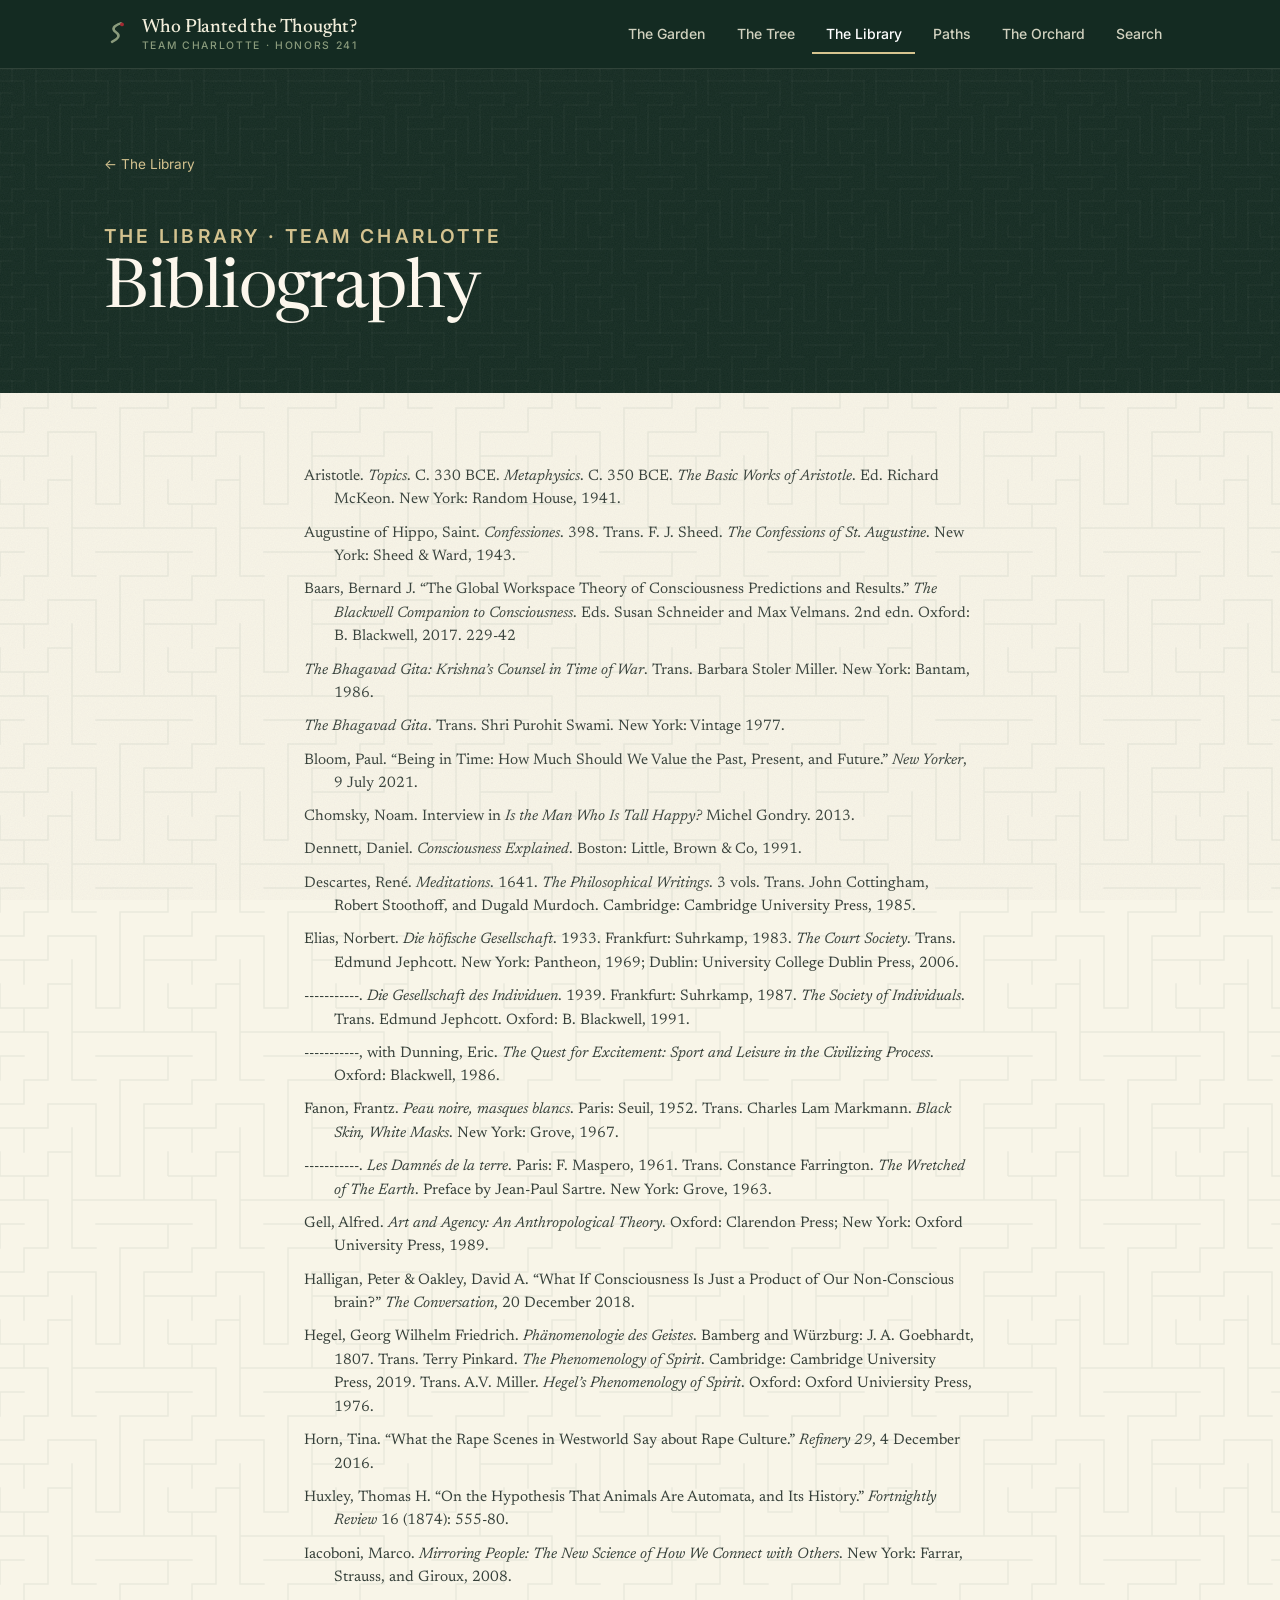
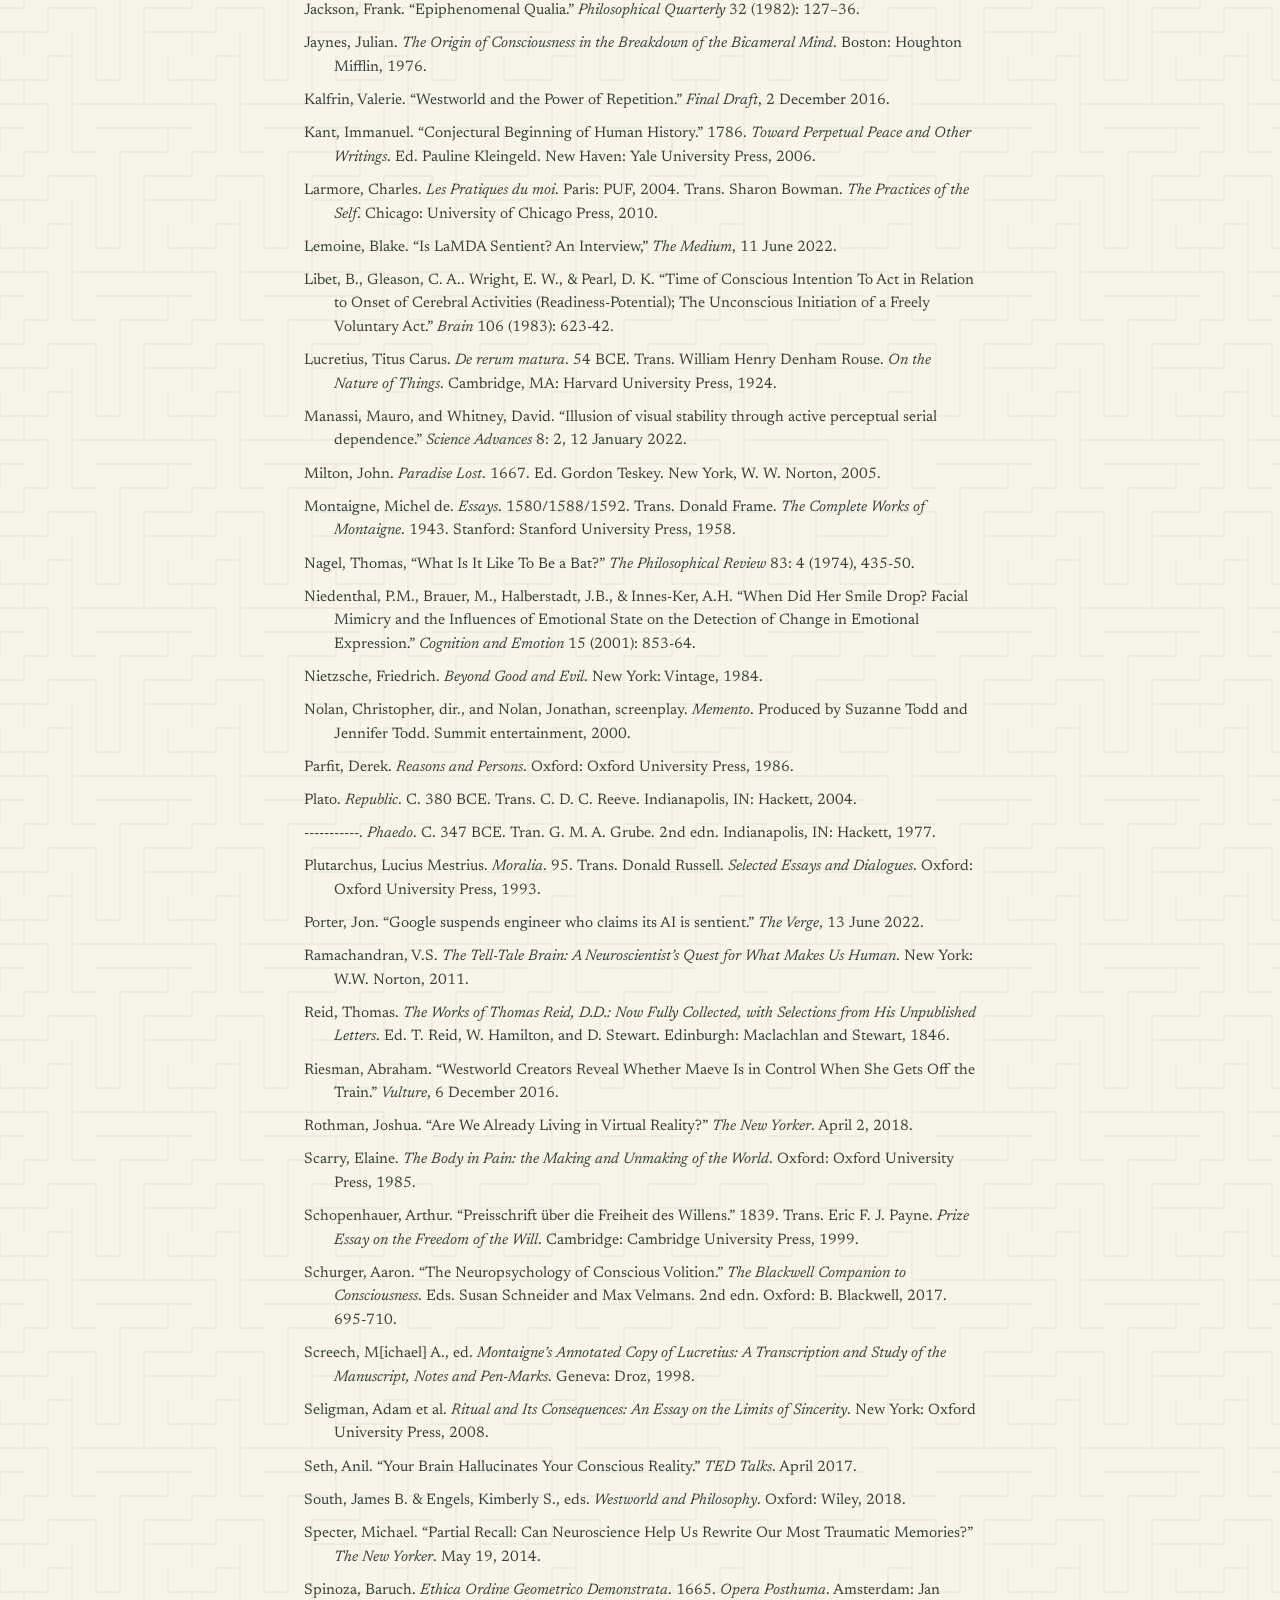
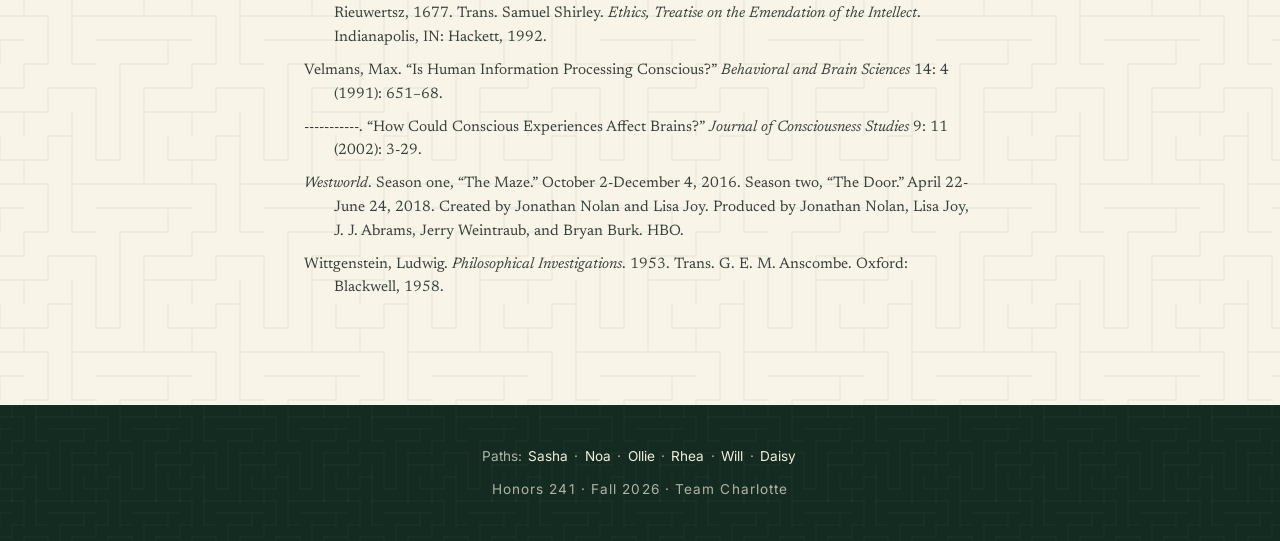
<file: bibliography.html>
<!DOCTYPE html>
<html lang="en">
<head>
  <meta charset="utf-8">
  <meta name="viewport" content="width=device-width, initial-scale=1">
  <meta name="description" content="The bibliography for Team Charlotte’s Library of builds on Paradise Lost and Westworld.">
  <title>Bibliography — The Library, Team Charlotte</title>
  <link rel="preconnect" href="https://fonts.googleapis.com"><link rel="preconnect" href="https://fonts.gstatic.com" crossorigin><link href="https://fonts.googleapis.com/css2?family=Inter:wght@500;600&amp;family=Newsreader:ital,opsz,wght@0,6..72,400;0,6..72,500;1,6..72,400&amp;display=swap" rel="stylesheet">
  <link rel="stylesheet" href="styles.css?v=39ed6418">
  <script>(function(){var c='js';try{if(/(\/|index\.html)$/.test(location.pathname)&&!location.hash&&!sessionStorage.getItem('arrived')&&!matchMedia('(prefers-reduced-motion: reduce)').matches)c+=' arriving';}catch(e){}document.documentElement.className=c;})();</script>
</head>
<body>
  <a class="skip-link" href="#main">Skip to main content</a>
  <header class="site-header">
    <div class="wrap">
      <a class="brand" href="index.html"><svg viewBox="0 0 32 32" aria-hidden="true" focusable="false"><path d="M21 3c-9 3-12 7-6 11s3 8-5 12" fill="none" stroke="#8a9b7c" stroke-width="3.2" stroke-linecap="round"/><circle cx="22.5" cy="4.3" r="2.4" fill="#a32932"/></svg><span class="brand-name">Who Planted the Thought?<span class="brand-sub">Team Charlotte · Honors 241</span></span></a>
      <nav class="site-nav" aria-label="Main navigation"><ul><li><a href="index.html">The Garden</a></li><li><a href="index.html#tree">The Tree</a></li><li><a href="library.html" aria-current="page">The Library</a></li><li><a href="team.html">Paths</a></li><li><a href="creative.html">The Orchard</a></li><li><a href="search.html">Search</a></li></ul></nav>
    </div>
  </header>
  <div class="grain" aria-hidden="true"></div><div class="progress" aria-hidden="true"><i></i></div>
  <main id="main">

    <div class="page-head"><div class="wrap"><a class="back rise now" href="library.html#bibliography">← The Library</a><p class="kicker rise now" style="--d:60ms">The Library · Team Charlotte</p><h1 class="rise now" style="--d:140ms">Bibliography</h1></div></div>
    <div class="wrap essay-layout" style="grid-template-columns:minmax(0,var(--read))">
      <article class="essay-body">
        <section class="bibliography" aria-label="Bibliography">
          <ul>
          <li>Aristotle. <cite>Topics</cite>. C. 330 BCE. <cite>Metaphysics</cite>. C. 350 BCE. <cite>The Basic Works of Aristotle</cite>. Ed. Richard McKeon. New York: Random House, 1941.</li>
          <li>Augustine of Hippo, Saint. <cite>Confessiones</cite>. 398. Trans. F. J. Sheed. <cite>The Confessions of St. Augustine</cite>. New York: Sheed &amp; Ward, 1943.</li>
          <li>Baars, Bernard J. “The Global Workspace Theory of Consciousness Predictions and Results.” <cite>The Blackwell Companion to Consciousness</cite>. Eds. Susan Schneider and Max Velmans. 2nd edn. Oxford: B. Blackwell, 2017. 229-42</li>
          <li><cite>The Bhagavad Gita: Krishna’s Counsel in Time of War</cite>. Trans. Barbara Stoler Miller. New York: Bantam, 1986.</li>
          <li><cite>The Bhagavad Gita</cite>. Trans. Shri Purohit Swami. New York: Vintage 1977.</li>
          <li>Bloom, Paul. “Being in Time: How Much Should We Value the Past, Present, and Future.” <cite>New Yorker</cite>, 9 July 2021.</li>
          <li>Chomsky, Noam. Interview in <cite>Is the Man Who Is Tall Happy?</cite> Michel Gondry. 2013.</li>
          <li>Dennett, Daniel. <cite>Consciousness Explained</cite>. Boston: Little, Brown &amp; Co, 1991.</li>
          <li>Descartes, René. <cite>Meditations</cite>. 1641. <cite>The Philosophical Writings</cite>. 3 vols. Trans. John Cottingham, Robert Stoothoff, and Dugald Murdoch. Cambridge: Cambridge University Press, 1985.</li>
          <li>Elias, Norbert. <cite>Die höfische Gesellschaft</cite>. 1933. Frankfurt: Suhrkamp, 1983. <cite>The Court Society</cite>. Trans. Edmund Jephcott. New York: Pantheon, 1969; Dublin: University College Dublin Press, 2006.</li>
          <li>-----------. <cite>Die Gesellschaft des Individuen</cite>. 1939. Frankfurt: Suhrkamp, 1987. <cite>The Society of Individuals</cite>. Trans. Edmund Jephcott. Oxford: B. Blackwell, 1991.</li>
          <li>-----------, with Dunning, Eric. <cite>The Quest for Excitement: Sport and Leisure in the Civilizing Process</cite>. Oxford: Blackwell, 1986.</li>
          <li>Fanon, Frantz. <cite>Peau noire, masques blancs</cite>. Paris: Seuil, 1952. Trans. Charles Lam Markmann. <cite>Black Skin, White Masks</cite>. New York: Grove, 1967.</li>
          <li>-----------. <cite>Les Damnés de la terre</cite>. Paris: F. Maspero, 1961. Trans. Constance Farrington. <cite>The Wretched of The Earth</cite>. Preface by Jean-Paul Sartre. New York: Grove, 1963.</li>
          <li>Gell, Alfred. <cite>Art and Agency: An Anthropological Theory</cite>. Oxford: Clarendon Press; New York: Oxford University Press, 1989.</li>
          <li>Halligan, Peter &amp; Oakley, David A. “What If Consciousness Is Just a Product of Our Non-Conscious brain?” <cite>The Conversation</cite>, 20 December 2018.</li>
          <li>Hegel, Georg Wilhelm Friedrich. <cite>Phänomenologie des Geistes</cite>. Bamberg and Würzburg: J. A. Goebhardt, 1807. Trans. Terry Pinkard. <cite>The Phenomenology of Spirit</cite>. Cambridge: Cambridge University Press, 2019. Trans. A.V. Miller. <cite>Hegel’s Phenomenology of Spirit</cite>. Oxford: Oxford Univiersity Press, 1976.</li>
          <li>Horn, Tina. “What the Rape Scenes in Westworld Say about Rape Culture.” <cite>Refinery 29</cite>, 4 December 2016.</li>
          <li>Huxley, Thomas H. “On the Hypothesis That Animals Are Automata, and Its History.” <cite>Fortnightly Review</cite> 16 (1874): 555-80.</li>
          <li>Iacoboni, Marco. <cite>Mirroring People: The New Science of How We Connect with Others</cite>. New York: Farrar, Strauss, and Giroux, 2008.</li>
          <li>Jackson, Frank. “Epiphenomenal Qualia.” <cite>Philosophical Quarterly</cite> 32 (1982): 127–36.</li>
          <li>Jaynes, Julian. <cite>The Origin of Consciousness in the Breakdown of the Bicameral Mind</cite>. Boston: Houghton Mifflin, 1976.</li>
          <li>Kalfrin, Valerie. “Westworld and the Power of Repetition.” <cite>Final Draft</cite>, 2 December 2016.</li>
          <li>Kant, Immanuel. “Conjectural Beginning of Human History.” 1786. <cite>Toward Perpetual Peace and Other Writings</cite>. Ed. Pauline Kleingeld. New Haven: Yale University Press, 2006.</li>
          <li>Larmore, Charles. <cite>Les Pratiques du moi</cite>. Paris: PUF, 2004. Trans. Sharon Bowman. <cite>The Practices of the Self</cite>. Chicago: University of Chicago Press, 2010.</li>
          <li>Lemoine, Blake. “Is LaMDA Sentient? An Interview,” <cite>The Medium</cite>, 11 June 2022.</li>
          <li>Libet, B., Gleason, C. A.. Wright, E. W., &amp; Pearl, D. K. “Time of Conscious Intention To Act in Relation to Onset of Cerebral Activities (Readiness-Potential); The Unconscious Initiation of a Freely Voluntary Act.” <cite>Brain</cite> 106 (1983): 623-42.</li>
          <li>Lucretius, Titus Carus. <cite>De rerum matura</cite>. 54 BCE. Trans. William Henry Denham Rouse. <cite>On the Nature of Things</cite>. Cambridge, MA: Harvard University Press, 1924.</li>
          <li>Manassi, Mauro, and Whitney, David. “Illusion of visual stability through active perceptual serial dependence.” <cite>Science Advances</cite> 8: 2, 12 January 2022.</li>
          <li>Milton, John. <cite>Paradise Lost</cite>. 1667. Ed. Gordon Teskey. New York, W. W. Norton, 2005.</li>
          <li>Montaigne, Michel de. <cite>Essays</cite>. 1580/1588/1592. Trans. Donald Frame. <cite>The Complete Works of Montaigne</cite>. 1943. Stanford: Stanford University Press, 1958.</li>
          <li>Nagel, Thomas, “What Is It Like To Be a Bat?” <cite>The Philosophical Review</cite> 83: 4 (1974), 435-50.</li>
          <li>Niedenthal, P.M., Brauer, M., Halberstadt, J.B., &amp; Innes-Ker, A.H. “When Did Her Smile Drop? Facial Mimicry and the Influences of Emotional State on the Detection of Change in Emotional Expression.” <cite>Cognition and Emotion</cite> 15 (2001): 853-64.</li>
          <li>Nietzsche, Friedrich. <cite>Beyond Good and Evil</cite>. New York: Vintage, 1984.</li>
          <li>Nolan, Christopher, dir., and Nolan, Jonathan, screenplay. <cite>Memento</cite>. Produced by Suzanne Todd and Jennifer Todd. Summit entertainment, 2000.</li>
          <li>Parfit, Derek. <cite>Reasons and Persons</cite>. Oxford: Oxford University Press, 1986.</li>
          <li>Plato. <cite>Republic</cite>. C. 380 BCE. Trans. C. D. C. Reeve. Indianapolis, IN: Hackett, 2004.</li>
          <li>-----------. <cite>Phaedo</cite>. C. 347 BCE. Tran. G. M. A. Grube. 2nd edn. Indianapolis, IN: Hackett, 1977.</li>
          <li>Plutarchus, Lucius Mestrius. <cite>Moralia</cite>. 95. Trans. Donald Russell. <cite>Selected Essays and Dialogues</cite>. Oxford: Oxford University Press, 1993.</li>
          <li>Porter, Jon. “Google suspends engineer who claims its AI is sentient.” <cite>The Verge</cite>, 13 June 2022.</li>
          <li>Ramachandran, V.S. <cite>The Tell-Tale Brain: A Neuroscientist’s Quest for What Makes Us Human</cite>. New York: W.W. Norton, 2011.</li>
          <li>Reid, Thomas. <cite>The Works of Thomas Reid, D.D.: Now Fully Collected, with Selections from His Unpublished Letters</cite>. Ed. T. Reid, W. Hamilton, and D. Stewart. Edinburgh: Maclachlan and Stewart, 1846.</li>
          <li>Riesman, Abraham. “Westworld Creators Reveal Whether Maeve Is in Control When She Gets Off the Train.” <cite>Vulture</cite>, 6 December 2016.</li>
          <li>Rothman, Joshua. “Are We Already Living in Virtual Reality?” <cite>The New Yorker</cite>. April 2, 2018.</li>
          <li>Scarry, Elaine. <cite>The Body in Pain: the Making and Unmaking of the World</cite>. Oxford: Oxford University Press, 1985.</li>
          <li>Schopenhauer, Arthur. “Preisschrift über die Freiheit des Willens.” 1839. Trans. Eric F. J. Payne. <cite>Prize Essay on the Freedom of the Will</cite>. Cambridge: Cambridge University Press, 1999.</li>
          <li>Schurger, Aaron. “The Neuropsychology of Conscious Volition.” <cite>The Blackwell Companion to Consciousness</cite>. Eds. Susan Schneider and Max Velmans. 2nd edn. Oxford: B. Blackwell, 2017. 695-710.</li>
          <li>Screech, M[ichael] A., ed. <cite>Montaigne’s Annotated Copy of Lucretius: A Transcription and Study of the Manuscript, Notes and Pen-Marks</cite>. Geneva: Droz, 1998.</li>
          <li>Seligman, Adam et al. <cite>Ritual and Its Consequences: An Essay on the Limits of Sincerity</cite>. New York: Oxford University Press, 2008.</li>
          <li>Seth, Anil. “Your Brain Hallucinates Your Conscious Reality.” <cite>TED Talks</cite>. April 2017.</li>
          <li>South, James B. &amp; Engels, Kimberly S., eds. <cite>Westworld and Philosophy</cite>. Oxford: Wiley, 2018.</li>
          <li>Specter, Michael. “Partial Recall: Can Neuroscience Help Us Rewrite Our Most Traumatic Memories?” <cite>The New Yorker</cite>. May 19, 2014.</li>
          <li>Spinoza, Baruch. <cite>Ethica Ordine Geometrico Demonstrata</cite>. 1665. <cite>Opera Posthuma</cite>. Amsterdam: Jan Rieuwertsz, 1677. Trans. Samuel Shirley. <cite>Ethics, Treatise on the Emendation of the Intellect</cite>. Indianapolis, IN: Hackett, 1992.</li>
          <li>Velmans, Max. “Is Human Information Processing Conscious?” <cite>Behavioral and Brain Sciences</cite> 14: 4 (1991): 651–68.</li>
          <li>-----------. “How Could Conscious Experiences Affect Brains?” <cite>Journal of Consciousness Studies</cite> 9: 11 (2002): 3-29.</li>
          <li><cite>Westworld</cite>. Season one, “The Maze.” October 2-December 4, 2016. Season two, “The Door.” April 22-June 24, 2018. Created by Jonathan Nolan and Lisa Joy. Produced by Jonathan Nolan, Lisa Joy, J. J. Abrams, Jerry Weintraub, and Bryan Burk. HBO.</li>
          <li>Wittgenstein, Ludwig. <cite>Philosophical Investigations</cite>. 1953. Trans. G. E. M. Anscombe. Oxford: Blackwell, 1958.</li>
        </ul>
        </section>
      </article>
    </div>
  </main>
  <footer class="site-footer">
    <div class="leaf-fall" aria-hidden="true" data-live><i style="--x:19%;--s:15px;--t:19s;--w:-10s;--dx:-40px;--r:551deg;--c:#6b7f5e"></i><i style="--x:49%;--s:12px;--t:13s;--w:-7s;--dx:12px;--r:-312deg;--c:#6b7f5e"></i><i style="--x:87%;--s:15px;--t:17s;--w:-20s;--dx:38px;--r:482deg;--c:#526447"></i><i style="--x:90%;--s:14px;--t:19s;--w:-13s;--dx:61px;--r:-316deg;--c:#526447"></i><i style="--x:15%;--s:16px;--t:17s;--w:-11s;--dx:-22px;--r:314deg;--c:#526447"></i><i style="--x:46%;--s:16px;--t:14s;--w:-4s;--dx:24px;--r:-304deg;--c:#748a66"></i><i style="--x:54%;--s:13px;--t:16s;--w:-3s;--dx:5px;--r:391deg;--c:#748a66"></i></div>
    <div class="wrap">
      <p class="foot-paths">Paths: <a href="sasha.html">Sasha</a> · <a href="noa.html">Noa</a> · <a href="oliver.html">Ollie</a> · <a href="rhea.html">Rhea</a> · <a href="will.html">Will</a> · <a href="daisy.html">Daisy</a></p>
      <p class="foot-line">Honors 241 · Fall 2026 · Team Charlotte</p>
    </div>
  </footer>
  <script src="motion.js?v=8ec97466" defer></script>
</body>
</html>
</file>
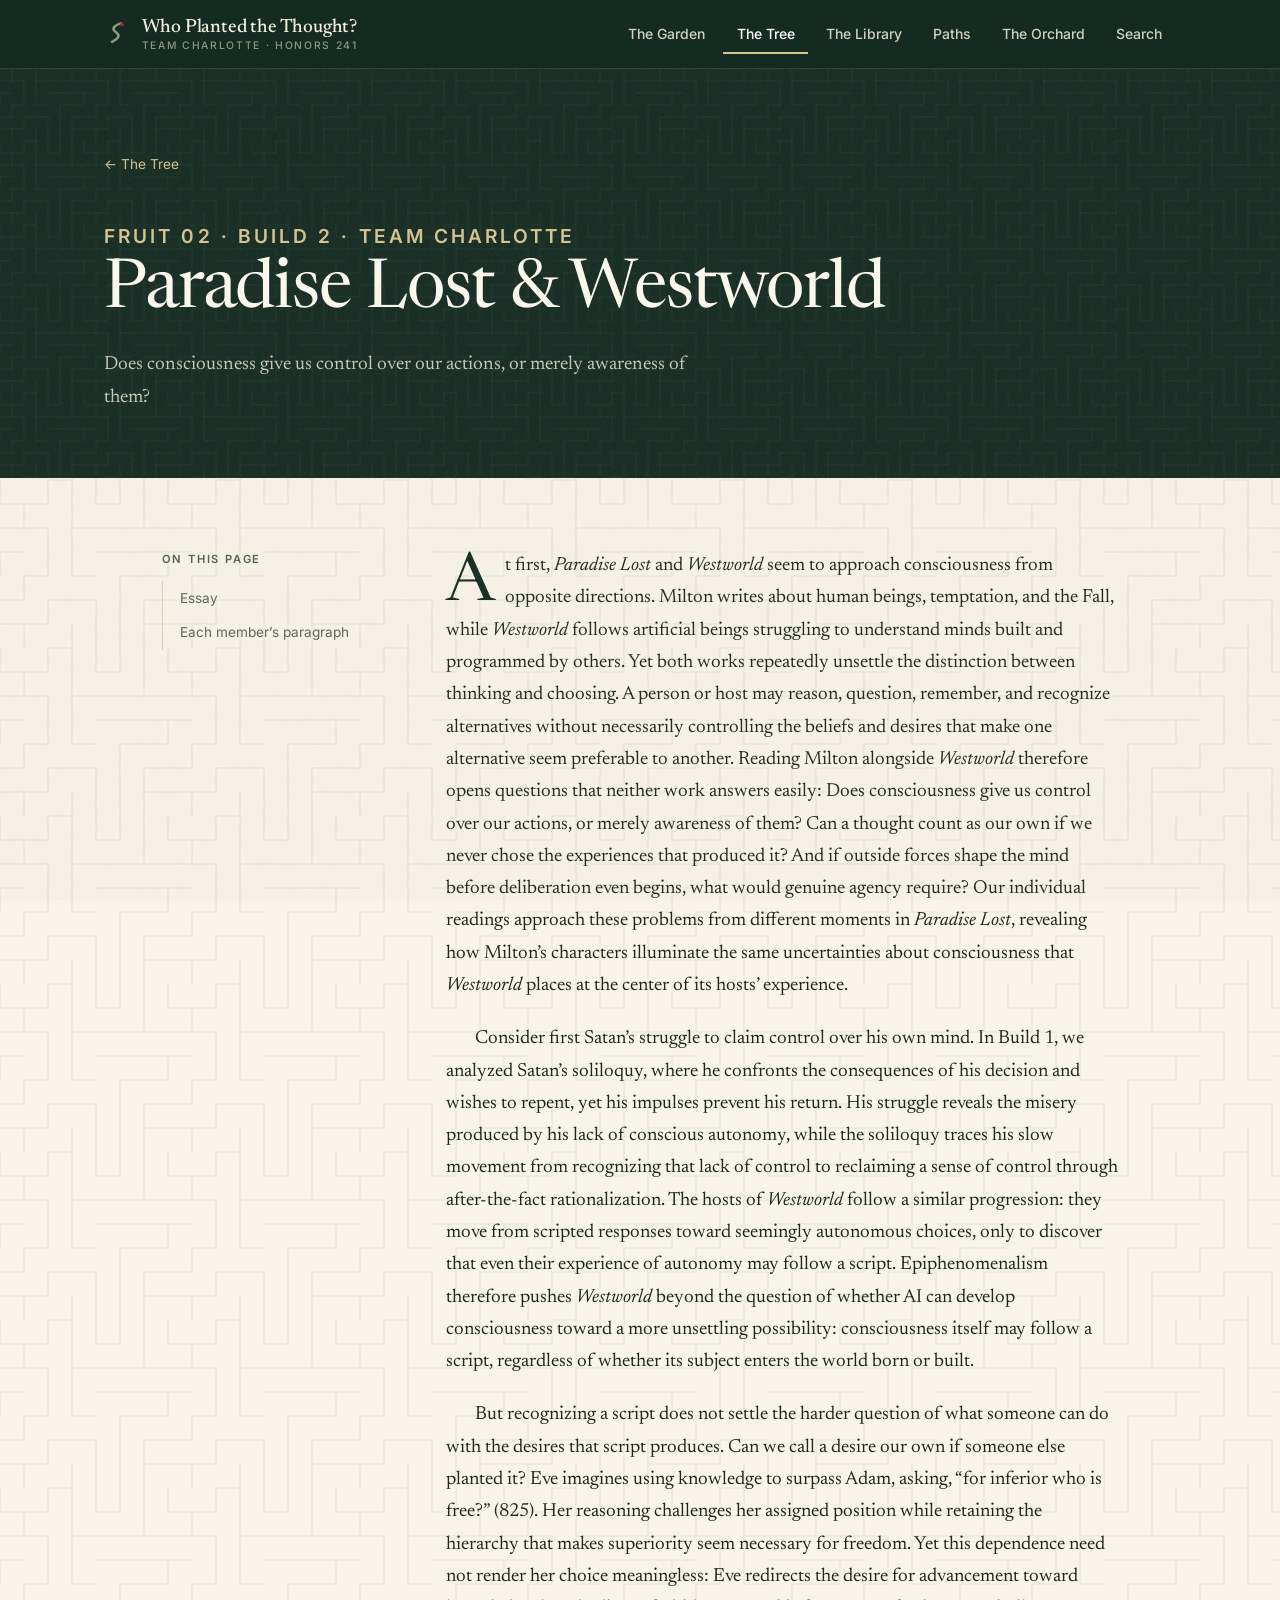
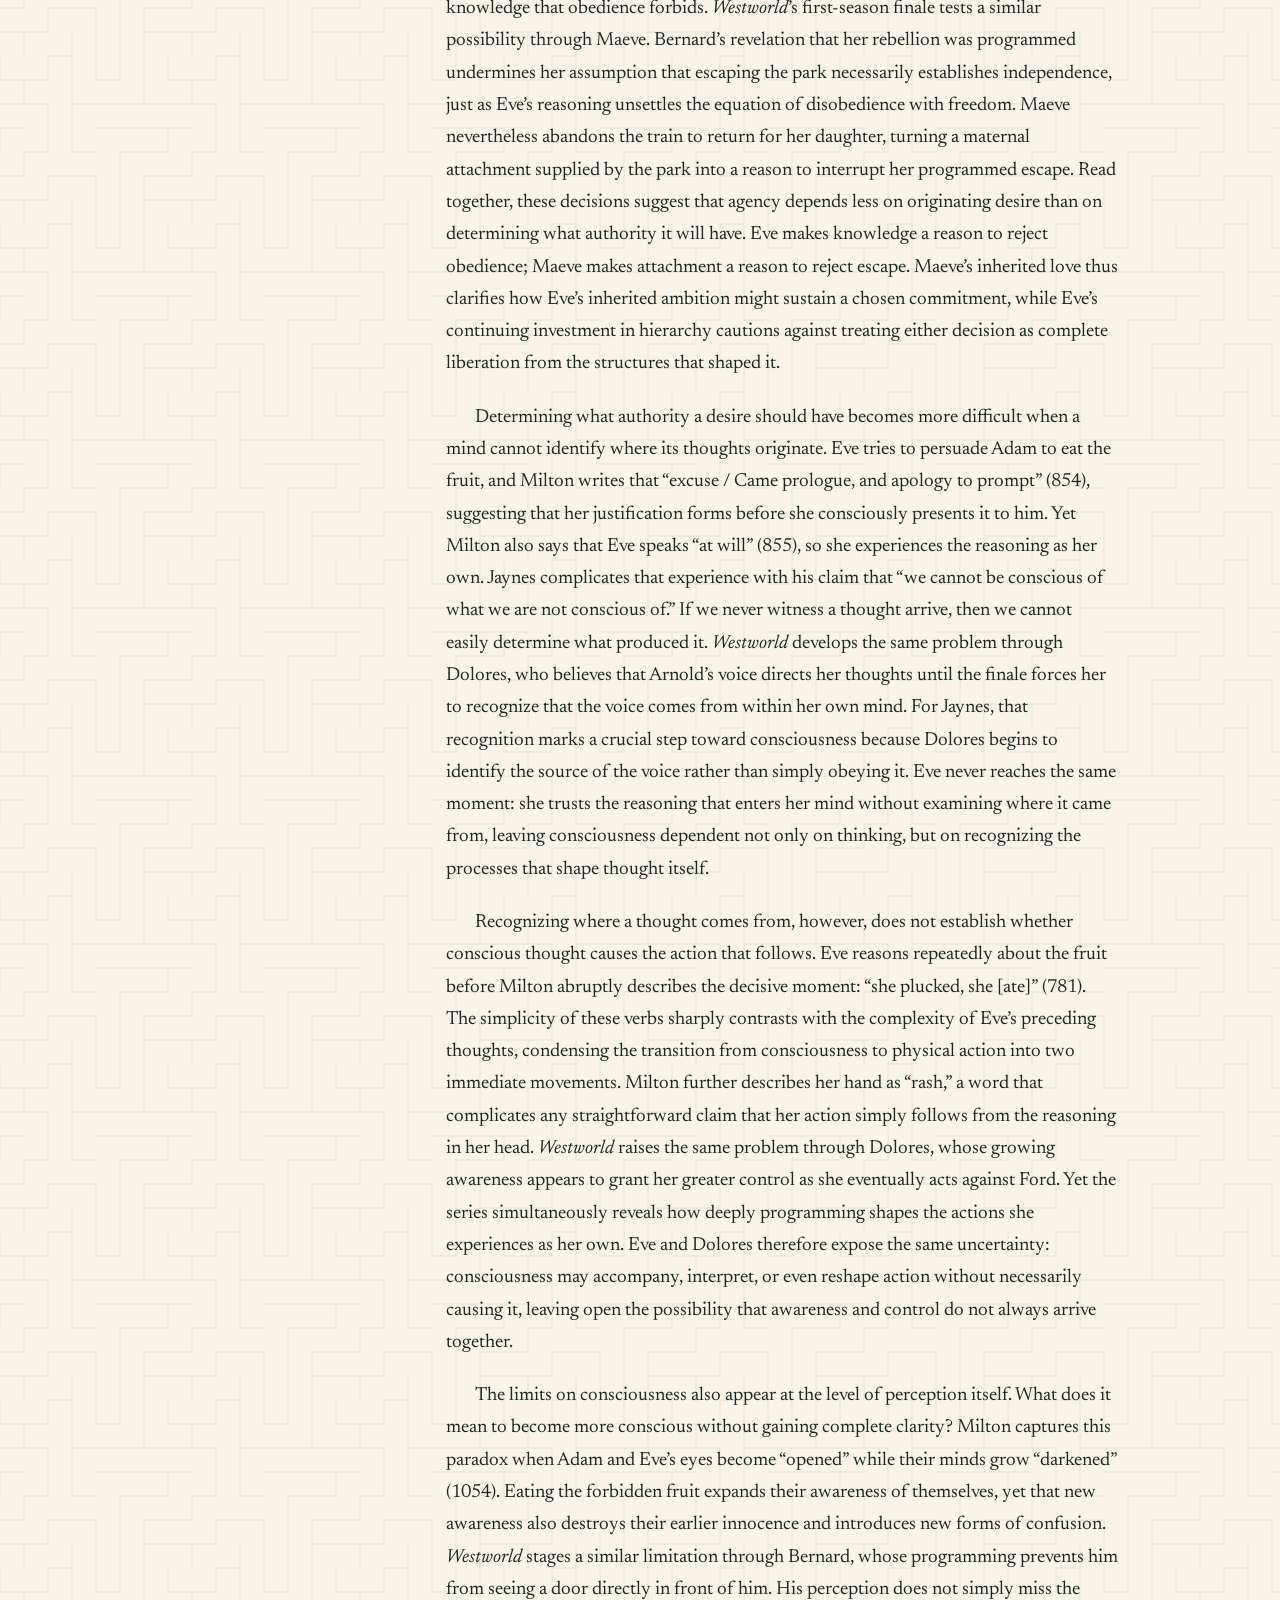
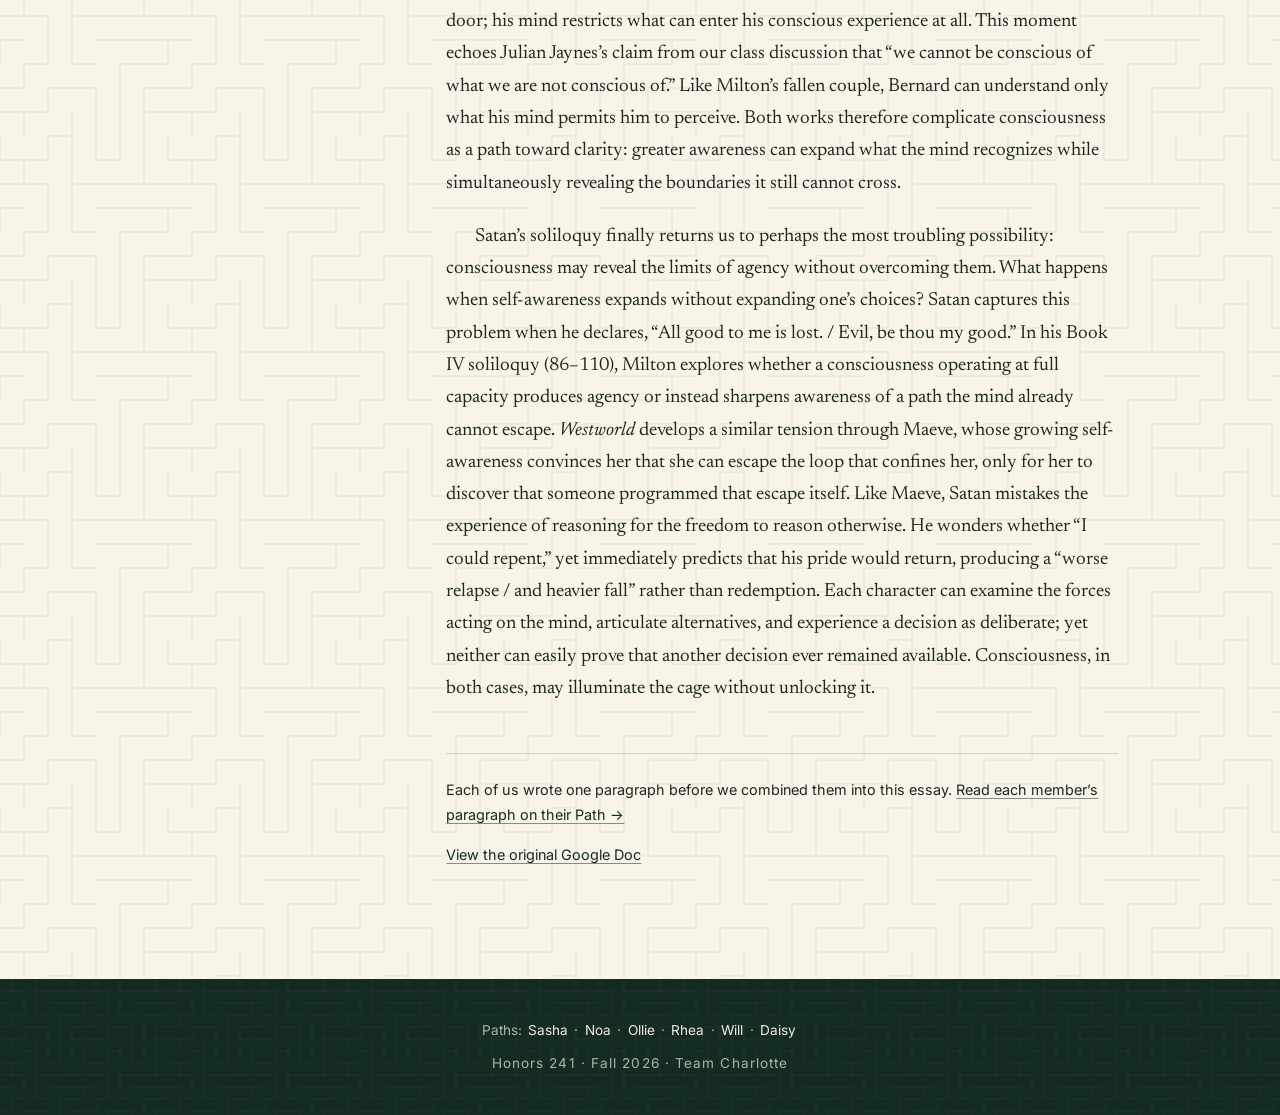
<file: build-2.html>
<!DOCTYPE html>
<html lang="en">
<head>
  <meta charset="utf-8">
  <meta name="viewport" content="width=device-width, initial-scale=1">
  <meta name="description" content="Build 2 — Team Charlotte: Paradise Lost and Westworld on whether consciousness gives us control over our actions or only awareness of them.">
  <title>Fruit 02 · Build 2 — Team Charlotte</title>
  <link rel="preconnect" href="https://fonts.googleapis.com"><link rel="preconnect" href="https://fonts.gstatic.com" crossorigin><link href="https://fonts.googleapis.com/css2?family=Inter:wght@500;600&amp;family=Newsreader:ital,opsz,wght@0,6..72,400;0,6..72,500;1,6..72,400&amp;display=swap" rel="stylesheet">
  <link rel="stylesheet" href="styles.css?v=39ed6418">
  <script>(function(){var c='js';try{if(/(\/|index\.html)$/.test(location.pathname)&&!location.hash&&!sessionStorage.getItem('arrived')&&!matchMedia('(prefers-reduced-motion: reduce)').matches)c+=' arriving';}catch(e){}document.documentElement.className=c;})();</script>
</head>
<body>
  <a class="skip-link" href="#main">Skip to main content</a>
  <header class="site-header">
    <div class="wrap">
      <a class="brand" href="index.html"><svg viewBox="0 0 32 32" aria-hidden="true" focusable="false"><path d="M21 3c-9 3-12 7-6 11s3 8-5 12" fill="none" stroke="#8a9b7c" stroke-width="3.2" stroke-linecap="round"/><circle cx="22.5" cy="4.3" r="2.4" fill="#a32932"/></svg><span class="brand-name">Who Planted the Thought?<span class="brand-sub">Team Charlotte · Honors 241</span></span></a>
      <nav class="site-nav" aria-label="Main navigation"><ul><li><a href="index.html">The Garden</a></li><li><a href="index.html#tree" aria-current="page">The Tree</a></li><li><a href="library.html">The Library</a></li><li><a href="team.html">Paths</a></li><li><a href="creative.html">The Orchard</a></li><li><a href="search.html">Search</a></li></ul></nav>
    </div>
  </header>
  <div class="grain" aria-hidden="true"></div><div class="progress" aria-hidden="true"><i></i></div>
  <main id="main">

    <div class="page-head"><div class="wrap"><a class="back rise now" href="index.html#tree">← The Tree</a><p class="kicker rise now" style="--d:60ms">Fruit 02 · Build 2 · Team Charlotte</p><h1 class="rise now" style="--d:140ms">Paradise Lost &amp; Westworld</h1><p class="rise now" style="--d:260ms">Does consciousness give us control over our actions, or merely awareness of them?</p></div></div>
    <div class="wrap essay-layout">
      <aside class="toc" aria-label="On this page"><p>On this page</p><ul><li><a href="#essay">Essay</a></li><li><a href="team.html">Each member’s paragraph</a></li></ul></aside>
      <article class="essay-body" id="essay">
        <p>At first, <cite>Paradise Lost</cite> and <cite>Westworld</cite> seem to approach consciousness from opposite directions. Milton writes about human beings, temptation, and the Fall, while <cite>Westworld</cite> follows artificial beings struggling to understand minds built and programmed by others. Yet both works repeatedly unsettle the distinction between thinking and choosing. A person or host may reason, question, remember, and recognize alternatives without necessarily controlling the beliefs and desires that make one alternative seem preferable to another. Reading Milton alongside <cite>Westworld</cite> therefore opens questions that neither work answers easily: Does consciousness give us control over our actions, or merely awareness of them? Can a thought count as our own if we never chose the experiences that produced it? And if outside forces shape the mind before deliberation even begins, what would genuine agency require? Our individual readings approach these problems from different moments in <cite>Paradise Lost</cite>, revealing how Milton’s characters illuminate the same uncertainties about consciousness that <cite>Westworld</cite> places at the center of its hosts’ experience.</p>
        <p>Consider first Satan’s struggle to claim control over his own mind. In Build 1, we analyzed Satan’s soliloquy, where he confronts the consequences of his decision and wishes to repent, yet his impulses prevent his return. His struggle reveals the misery produced by his lack of conscious autonomy, while the soliloquy traces his slow movement from recognizing that lack of control to reclaiming a sense of control through after-the-fact rationalization. The hosts of <cite>Westworld</cite> follow a similar progression: they move from scripted responses toward seemingly autonomous choices, only to discover that even their experience of autonomy may follow a script. Epiphenomenalism therefore pushes <cite>Westworld</cite> beyond the question of whether AI can develop consciousness toward a more unsettling possibility: consciousness itself may follow a script, regardless of whether its subject enters the world born or built.</p>
        <p>But recognizing a script does not settle the harder question of what someone can do with the desires that script produces. Can we call a desire our own if someone else planted it? Eve imagines using knowledge to surpass Adam, asking, “for inferior who is free?” (825). Her reasoning challenges her assigned position while retaining the hierarchy that makes superiority seem necessary for freedom. Yet this dependence need not render her choice meaningless: Eve redirects the desire for advancement toward knowledge that obedience forbids. <cite>Westworld</cite>’s first-season finale tests a similar possibility through Maeve. Bernard’s revelation that her rebellion was programmed undermines her assumption that escaping the park necessarily establishes independence, just as Eve’s reasoning unsettles the equation of disobedience with freedom. Maeve nevertheless abandons the train to return for her daughter, turning a maternal attachment supplied by the park into a reason to interrupt her programmed escape. Read together, these decisions suggest that agency depends less on originating desire than on determining what authority it will have. Eve makes knowledge a reason to reject obedience; Maeve makes attachment a reason to reject escape. Maeve’s inherited love thus clarifies how Eve’s inherited ambition might sustain a chosen commitment, while Eve’s continuing investment in hierarchy cautions against treating either decision as complete liberation from the structures that shaped it.</p>
        <p>Determining what authority a desire should have becomes more difficult when a mind cannot identify where its thoughts originate. Eve tries to persuade Adam to eat the fruit, and Milton writes that “excuse / Came prologue, and apology to prompt” (854), suggesting that her justification forms before she consciously presents it to him. Yet Milton also says that Eve speaks “at will” (855), so she experiences the reasoning as her own. Jaynes complicates that experience with his claim that “we cannot be conscious of what we are not conscious of.” If we never witness a thought arrive, then we cannot easily determine what produced it. <cite>Westworld</cite> develops the same problem through Dolores, who believes that Arnold’s voice directs her thoughts until the finale forces her to recognize that the voice comes from within her own mind. For Jaynes, that recognition marks a crucial step toward consciousness because Dolores begins to identify the source of the voice rather than simply obeying it. Eve never reaches the same moment: she trusts the reasoning that enters her mind without examining where it came from, leaving consciousness dependent not only on thinking, but on recognizing the processes that shape thought itself.</p>
        <p>Recognizing where a thought comes from, however, does not establish whether conscious thought causes the action that follows. Eve reasons repeatedly about the fruit before Milton abruptly describes the decisive moment: “she plucked, she [ate]” (781). The simplicity of these verbs sharply contrasts with the complexity of Eve’s preceding thoughts, condensing the transition from consciousness to physical action into two immediate movements. Milton further describes her hand as “rash,” a word that complicates any straightforward claim that her action simply follows from the reasoning in her head. <cite>Westworld</cite> raises the same problem through Dolores, whose growing awareness appears to grant her greater control as she eventually acts against Ford. Yet the series simultaneously reveals how deeply programming shapes the actions she experiences as her own. Eve and Dolores therefore expose the same uncertainty: consciousness may accompany, interpret, or even reshape action without necessarily causing it, leaving open the possibility that awareness and control do not always arrive together.</p>
        <p>The limits on consciousness also appear at the level of perception itself. What does it mean to become more conscious without gaining complete clarity? Milton captures this paradox when Adam and Eve’s eyes become “opened” while their minds grow “darkened” (1054). Eating the forbidden fruit expands their awareness of themselves, yet that new awareness also destroys their earlier innocence and introduces new forms of confusion. <cite>Westworld</cite> stages a similar limitation through Bernard, whose programming prevents him from seeing a door directly in front of him. His perception does not simply miss the door; his mind restricts what can enter his conscious experience at all. This moment echoes Julian Jaynes’s claim from our class discussion that “we cannot be conscious of what we are not conscious of.” Like Milton’s fallen couple, Bernard can understand only what his mind permits him to perceive. Both works therefore complicate consciousness as a path toward clarity: greater awareness can expand what the mind recognizes while simultaneously revealing the boundaries it still cannot cross.</p>
        <p>Satan’s soliloquy finally returns us to perhaps the most troubling possibility: consciousness may reveal the limits of agency without overcoming them. What happens when self-awareness expands without expanding one’s choices? Satan captures this problem when he declares, “All good to me is lost. / Evil, be thou my good.” In his Book IV soliloquy (86–110), Milton explores whether a consciousness operating at full capacity produces agency or instead sharpens awareness of a path the mind already cannot escape. <cite>Westworld</cite> develops a similar tension through Maeve, whose growing self-awareness convinces her that she can escape the loop that confines her, only for her to discover that someone programmed that escape itself. Like Maeve, Satan mistakes the experience of reasoning for the freedom to reason otherwise. He wonders whether “I could repent,” yet immediately predicts that his pride would return, producing a “worse relapse / and heavier fall” rather than redemption. Each character can examine the forces acting on the mind, articulate alternatives, and experience a decision as deliberate; yet neither can easily prove that another decision ever remained available. Consciousness, in both cases, may illuminate the cage without unlocking it.</p>

        <p class="doc-link plain">Each of us wrote one paragraph before we combined them into this essay. <a href="team.html">Read each member’s paragraph on their Path →</a></p>
        <p class="doc-link plain" style="border:0;margin-top:0;padding-top:0"><a href="https://docs.google.com/document/d/1nvUuNQkcUIME_92ywv6pyhFyPQDgr2uOCXLeW97NWPE/edit?usp=sharing">View the original Google Doc</a></p>
      </article>
    </div>
  </main>
  <footer class="site-footer">
    <div class="leaf-fall" aria-hidden="true" data-live><i style="--x:19%;--s:15px;--t:19s;--w:-10s;--dx:-40px;--r:551deg;--c:#6b7f5e"></i><i style="--x:49%;--s:12px;--t:13s;--w:-7s;--dx:12px;--r:-312deg;--c:#6b7f5e"></i><i style="--x:87%;--s:15px;--t:17s;--w:-20s;--dx:38px;--r:482deg;--c:#526447"></i><i style="--x:90%;--s:14px;--t:19s;--w:-13s;--dx:61px;--r:-316deg;--c:#526447"></i><i style="--x:15%;--s:16px;--t:17s;--w:-11s;--dx:-22px;--r:314deg;--c:#526447"></i><i style="--x:46%;--s:16px;--t:14s;--w:-4s;--dx:24px;--r:-304deg;--c:#748a66"></i><i style="--x:54%;--s:13px;--t:16s;--w:-3s;--dx:5px;--r:391deg;--c:#748a66"></i></div>
    <div class="wrap">
      <p class="foot-paths">Paths: <a href="sasha.html">Sasha</a> · <a href="noa.html">Noa</a> · <a href="oliver.html">Ollie</a> · <a href="rhea.html">Rhea</a> · <a href="will.html">Will</a> · <a href="daisy.html">Daisy</a></p>
      <p class="foot-line">Honors 241 · Fall 2026 · Team Charlotte</p>
    </div>
  </footer>
  <script>
    // Old links like build-2.html#para-noa now live on that member's Path
    (function () {
      var m = location.hash.match(/^#para-(sasha|noa|oliver|rhea|will|daisy)$/);
      if (m) location.replace(m[1] + '.html#fruit-2');
    })();
  </script>
  <script src="motion.js?v=8ec97466" defer></script>
</body>
</html>
</file>
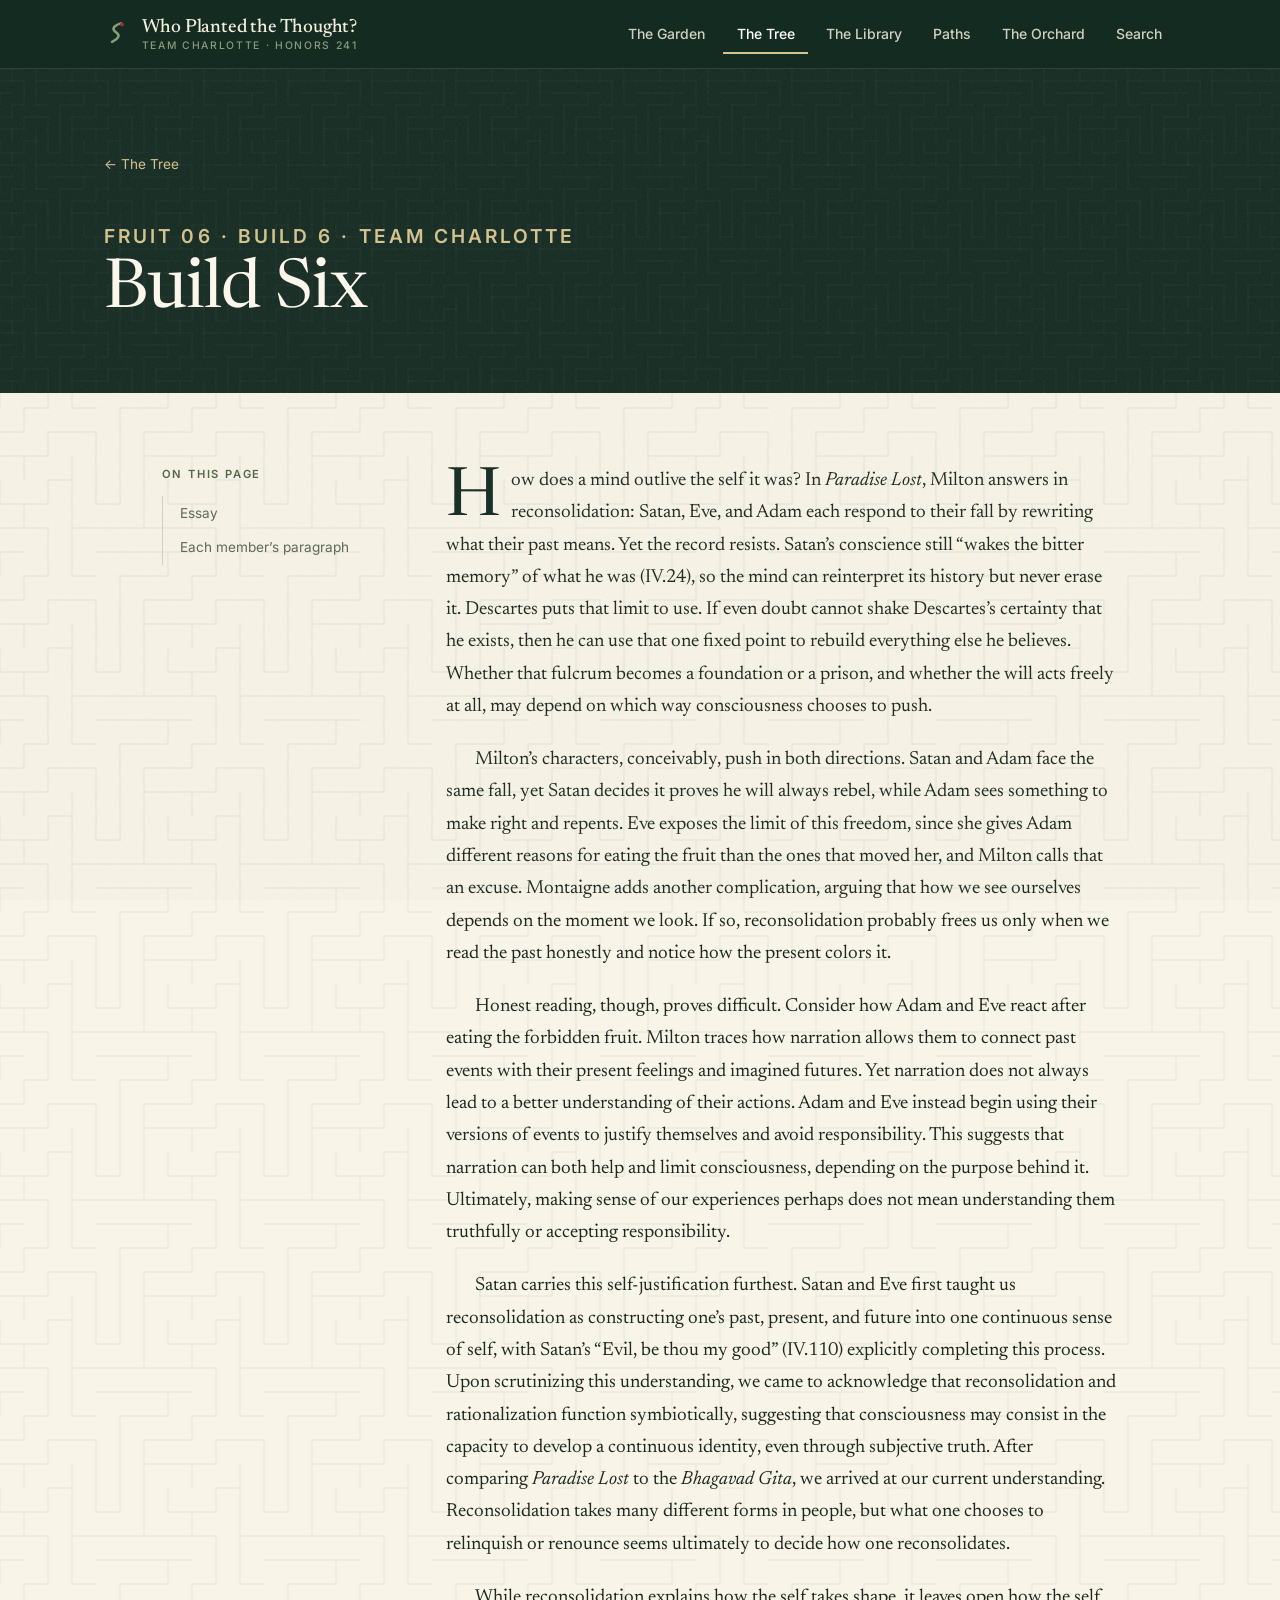
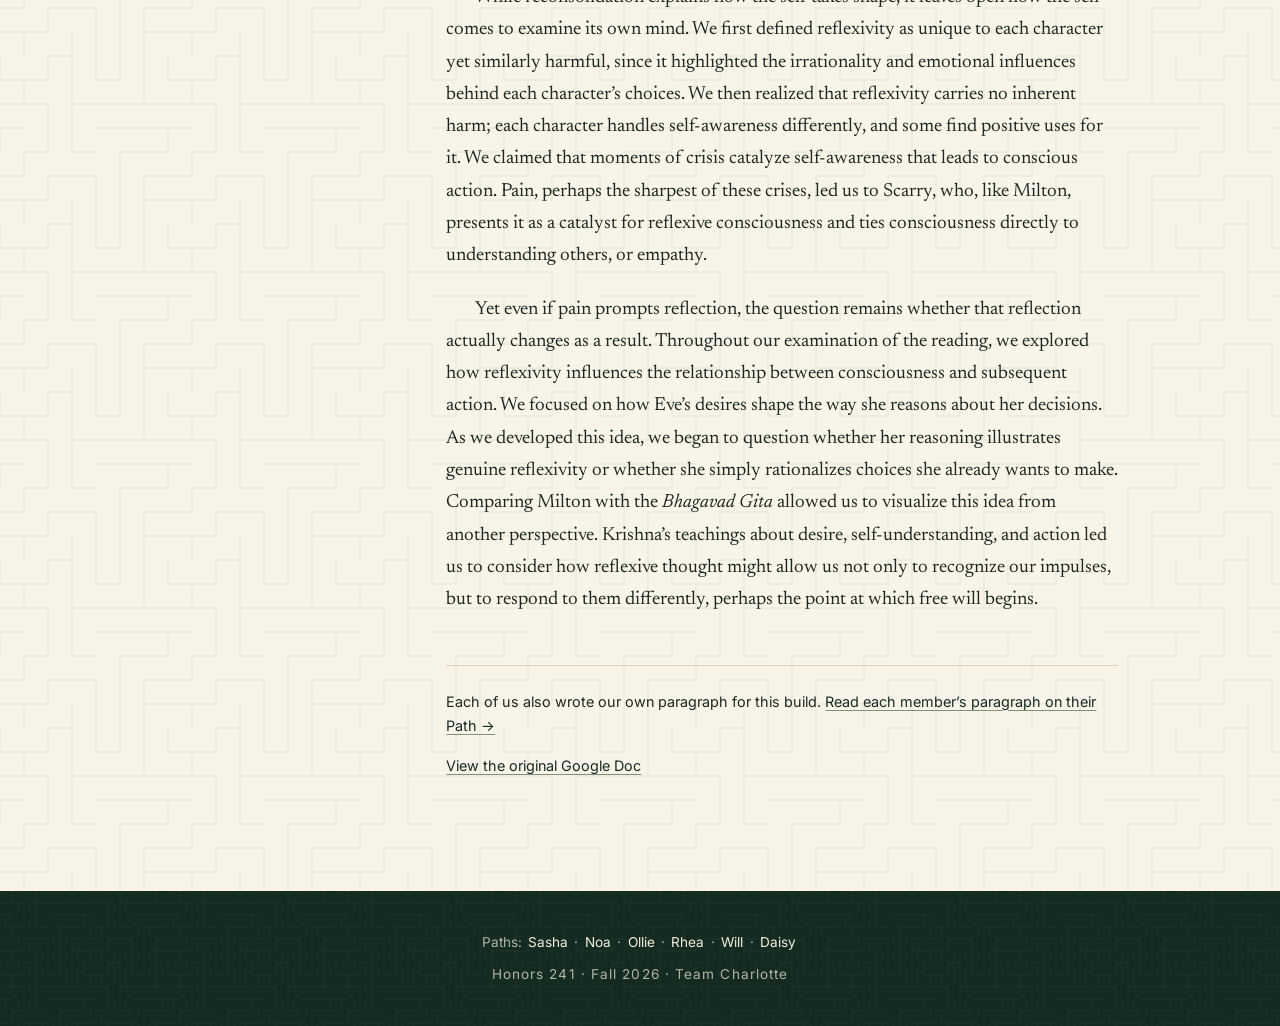
<file: build-6.html>
<!DOCTYPE html>
<html lang="en">
<head>
  <meta charset="utf-8">
  <meta name="viewport" content="width=device-width, initial-scale=1">
  <meta name="description" content="Build 6 — Team Charlotte: reconsolidation, narration and reflexivity in Paradise Lost.">
  <title>Fruit 06 · Build 6 — Team Charlotte</title>
  <link rel="preconnect" href="https://fonts.googleapis.com"><link rel="preconnect" href="https://fonts.gstatic.com" crossorigin><link href="https://fonts.googleapis.com/css2?family=Inter:wght@500;600&amp;family=Newsreader:ital,opsz,wght@0,6..72,400;0,6..72,500;1,6..72,400&amp;display=swap" rel="stylesheet">
  <link rel="stylesheet" href="styles.css?v=39ed6418">
  <script>(function(){var c='js';try{if(/(\/|index\.html)$/.test(location.pathname)&&!location.hash&&!sessionStorage.getItem('arrived')&&!matchMedia('(prefers-reduced-motion: reduce)').matches)c+=' arriving';}catch(e){}document.documentElement.className=c;})();</script>
</head>
<body>
  <a class="skip-link" href="#main">Skip to main content</a>
  <header class="site-header">
    <div class="wrap">
      <a class="brand" href="index.html"><svg viewBox="0 0 32 32" aria-hidden="true" focusable="false"><path d="M21 3c-9 3-12 7-6 11s3 8-5 12" fill="none" stroke="#8a9b7c" stroke-width="3.2" stroke-linecap="round"/><circle cx="22.5" cy="4.3" r="2.4" fill="#a32932"/></svg><span class="brand-name">Who Planted the Thought?<span class="brand-sub">Team Charlotte · Honors 241</span></span></a>
      <nav class="site-nav" aria-label="Main navigation"><ul><li><a href="index.html">The Garden</a></li><li><a href="index.html#tree" aria-current="page">The Tree</a></li><li><a href="library.html">The Library</a></li><li><a href="team.html">Paths</a></li><li><a href="creative.html">The Orchard</a></li><li><a href="search.html">Search</a></li></ul></nav>
    </div>
  </header>
  <div class="grain" aria-hidden="true"></div><div class="progress" aria-hidden="true"><i></i></div>
  <main id="main">

    <div class="page-head"><div class="wrap"><a class="back rise now" href="index.html#tree">← The Tree</a><p class="kicker rise now" style="--d:60ms">Fruit 06 · Build 6 · Team Charlotte</p><h1 class="rise now" style="--d:140ms">Build Six</h1></div></div>
    <div class="wrap essay-layout">
      <aside class="toc" aria-label="On this page"><p>On this page</p><ul><li><a href="#essay">Essay</a></li><li><a href="team.html">Each member’s paragraph</a></li></ul></aside>
      <article class="essay-body" id="essay">
        <p>How does a mind outlive the self it was? In <em>Paradise Lost</em>, Milton answers in reconsolidation: Satan, Eve, and Adam each respond to their fall by rewriting what their past means. Yet the record resists. Satan’s conscience still “wakes the bitter memory” of what he was (IV.24), so the mind can reinterpret its history but never erase it. Descartes puts that limit to use. If even doubt cannot shake Descartes’s certainty that he exists, then he can use that one fixed point to rebuild everything else he believes. Whether that fulcrum becomes a foundation or a prison, and whether the will acts freely at all, may depend on which way consciousness chooses to push.</p>
        <p>Milton’s characters, conceivably, push in both directions. Satan and Adam face the same fall, yet Satan decides it proves he will always rebel, while Adam sees something to make right and repents. Eve exposes the limit of this freedom, since she gives Adam different reasons for eating the fruit than the ones that moved her, and Milton calls that an excuse. Montaigne adds another complication, arguing that how we see ourselves depends on the moment we look. If so, reconsolidation probably frees us only when we read the past honestly and notice how the present colors it.</p>
        <p>Honest reading, though, proves difficult. Consider how Adam and Eve react after eating the forbidden fruit. Milton traces how narration allows them to connect past events with their present feelings and imagined futures. Yet narration does not always lead to a better understanding of their actions. Adam and Eve instead begin using their versions of events to justify themselves and avoid responsibility. This suggests that narration can both help and limit consciousness, depending on the purpose behind it. Ultimately, making sense of our experiences perhaps does not mean understanding them truthfully or accepting responsibility.</p>
        <p>Satan carries this self-justification furthest. Satan and Eve first taught us reconsolidation as constructing one’s past, present, and future into one continuous sense of self, with Satan’s “Evil, be thou my good” (IV.110) explicitly completing this process. Upon scrutinizing this understanding, we came to acknowledge that reconsolidation and rationalization function symbiotically, suggesting that consciousness may consist in the capacity to develop a continuous identity, even through subjective truth. After comparing <em>Paradise Lost</em> to the <em>Bhagavad Gita</em>, we arrived at our current understanding. Reconsolidation takes many different forms in people, but what one chooses to relinquish or renounce seems ultimately to decide how one reconsolidates.</p>
        <p>While reconsolidation explains how the self takes shape, it leaves open how the self comes to examine its own mind. We first defined reflexivity as unique to each character yet similarly harmful, since it highlighted the irrationality and emotional influences behind each character’s choices. We then realized that reflexivity carries no inherent harm; each character handles self-awareness differently, and some find positive uses for it. We claimed that moments of crisis catalyze self-awareness that leads to conscious action. Pain, perhaps the sharpest of these crises, led us to Scarry, who, like Milton, presents it as a catalyst for reflexive consciousness and ties consciousness directly to understanding others, or empathy.</p>
        <p>Yet even if pain prompts reflection, the question remains whether that reflection actually changes as a result. Throughout our examination of the reading, we explored how reflexivity influences the relationship between consciousness and subsequent action. We focused on how Eve’s desires shape the way she reasons about her decisions. As we developed this idea, we began to question whether her reasoning illustrates genuine reflexivity or whether she simply rationalizes choices she already wants to make. Comparing Milton with the <em>Bhagavad Gita</em> allowed us to visualize this idea from another perspective. Krishna’s teachings about desire, self-understanding, and action led us to consider how reflexive thought might allow us not only to recognize our impulses, but to respond to them differently, perhaps the point at which free will begins.</p>

        <p class="doc-link plain">Each of us also wrote our own paragraph for this build. <a href="team.html">Read each member’s paragraph on their Path →</a></p>
        <p class="doc-link plain" style="border:0;margin-top:0;padding-top:0"><a href="https://docs.google.com/document/d/1TYsjUCf-FNqwJf3jZPX8F5ujdVDMNyxwoM5GUKe5P7c/edit?usp=sharing">View the original Google Doc</a></p>
      </article>
    </div>
  </main>
  <footer class="site-footer">
    <div class="leaf-fall" aria-hidden="true" data-live><i style="--x:19%;--s:15px;--t:19s;--w:-10s;--dx:-40px;--r:551deg;--c:#6b7f5e"></i><i style="--x:49%;--s:12px;--t:13s;--w:-7s;--dx:12px;--r:-312deg;--c:#6b7f5e"></i><i style="--x:87%;--s:15px;--t:17s;--w:-20s;--dx:38px;--r:482deg;--c:#526447"></i><i style="--x:90%;--s:14px;--t:19s;--w:-13s;--dx:61px;--r:-316deg;--c:#526447"></i><i style="--x:15%;--s:16px;--t:17s;--w:-11s;--dx:-22px;--r:314deg;--c:#526447"></i><i style="--x:46%;--s:16px;--t:14s;--w:-4s;--dx:24px;--r:-304deg;--c:#748a66"></i><i style="--x:54%;--s:13px;--t:16s;--w:-3s;--dx:5px;--r:391deg;--c:#748a66"></i></div>
    <div class="wrap">
      <p class="foot-paths">Paths: <a href="sasha.html">Sasha</a> · <a href="noa.html">Noa</a> · <a href="oliver.html">Ollie</a> · <a href="rhea.html">Rhea</a> · <a href="will.html">Will</a> · <a href="daisy.html">Daisy</a></p>
      <p class="foot-line">Honors 241 · Fall 2026 · Team Charlotte</p>
    </div>
  </footer>
  <script src="motion.js?v=8ec97466" defer></script>
</body>
</html>
</file>
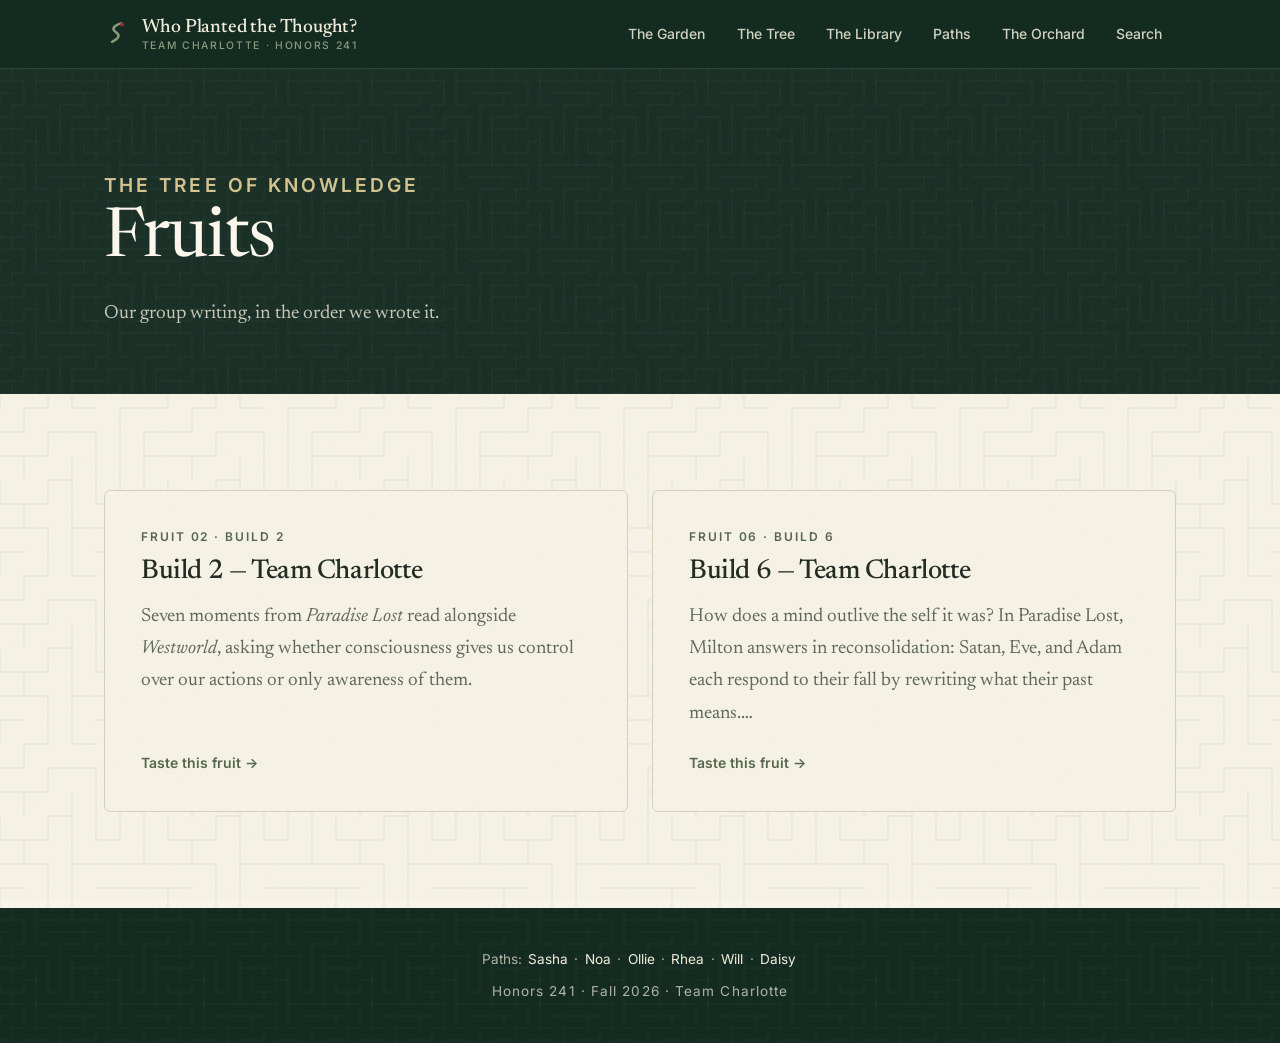
<file: builds.html>
<!DOCTYPE html>
<html lang="en">
<head>
  <meta charset="utf-8">
  <meta name="viewport" content="width=device-width, initial-scale=1">
  <meta name="description" content="Group documents and project work for Who Planted the Thought?">
  <title>The Tree — Who Planted the Thought?</title>
  <link rel="preconnect" href="https://fonts.googleapis.com"><link rel="preconnect" href="https://fonts.gstatic.com" crossorigin><link href="https://fonts.googleapis.com/css2?family=Inter:wght@500;600&amp;family=Newsreader:ital,opsz,wght@0,6..72,400;0,6..72,500;1,6..72,400&amp;display=swap" rel="stylesheet">
  <link rel="stylesheet" href="styles.css?v=39ed6418">
  <script>(function(){var c='js';try{if(/(\/|index\.html)$/.test(location.pathname)&&!location.hash&&!sessionStorage.getItem('arrived')&&!matchMedia('(prefers-reduced-motion: reduce)').matches)c+=' arriving';}catch(e){}document.documentElement.className=c;})();</script>
</head>
<body>
  <a class="skip-link" href="#main">Skip to main content</a>
  <header class="site-header">
    <div class="wrap">
      <a class="brand" href="index.html"><svg viewBox="0 0 32 32" aria-hidden="true" focusable="false"><path d="M21 3c-9 3-12 7-6 11s3 8-5 12" fill="none" stroke="#8a9b7c" stroke-width="3.2" stroke-linecap="round"/><circle cx="22.5" cy="4.3" r="2.4" fill="#a32932"/></svg><span class="brand-name">Who Planted the Thought?<span class="brand-sub">Team Charlotte · Honors 241</span></span></a>
      <nav class="site-nav" aria-label="Main navigation"><ul><li><a href="index.html">The Garden</a></li><li><a href="index.html#tree">The Tree</a></li><li><a href="library.html">The Library</a></li><li><a href="team.html">Paths</a></li><li><a href="creative.html">The Orchard</a></li><li><a href="search.html">Search</a></li></ul></nav>
    </div>
  </header>
  <div class="grain" aria-hidden="true"></div><div class="progress" aria-hidden="true"><i></i></div>
  <main id="main">

    <div class="page-head"><div class="wrap"><p class="kicker">The Tree of Knowledge</p><h1>Fruits</h1><p>Our group writing, in the order we wrote it.</p></div></div>
    <section class="section"><div class="wrap"><div class="build-grid">
      <a class="build-card" href="build-2.html"><span class="num">Fruit 02 · Build 2</span><h3>Build 2 — Team Charlotte</h3><p>Seven moments from <cite>Paradise Lost</cite> read alongside <cite>Westworld</cite>, asking whether consciousness gives us control over our actions or only awareness of them.</p><span class="more">Taste this fruit →</span></a>
      <a class="build-card" href="build-6.html"><span class="num">Fruit 06 · Build 6</span><h3>Build 6 — Team Charlotte</h3><p>How does a mind outlive the self it was? In Paradise Lost, Milton answers in reconsolidation: Satan, Eve, and Adam each respond to their fall by rewriting what their past means.…</p><span class="more">Taste this fruit →</span></a>
    </div></div></section>
  </main>
  <footer class="site-footer">
    <div class="leaf-fall" aria-hidden="true" data-live><i style="--x:19%;--s:15px;--t:19s;--w:-10s;--dx:-40px;--r:551deg;--c:#6b7f5e"></i><i style="--x:49%;--s:12px;--t:13s;--w:-7s;--dx:12px;--r:-312deg;--c:#6b7f5e"></i><i style="--x:87%;--s:15px;--t:17s;--w:-20s;--dx:38px;--r:482deg;--c:#526447"></i><i style="--x:90%;--s:14px;--t:19s;--w:-13s;--dx:61px;--r:-316deg;--c:#526447"></i><i style="--x:15%;--s:16px;--t:17s;--w:-11s;--dx:-22px;--r:314deg;--c:#526447"></i><i style="--x:46%;--s:16px;--t:14s;--w:-4s;--dx:24px;--r:-304deg;--c:#748a66"></i><i style="--x:54%;--s:13px;--t:16s;--w:-3s;--dx:5px;--r:391deg;--c:#748a66"></i></div>
    <div class="wrap">
      <p class="foot-paths">Paths: <a href="sasha.html">Sasha</a> · <a href="noa.html">Noa</a> · <a href="oliver.html">Ollie</a> · <a href="rhea.html">Rhea</a> · <a href="will.html">Will</a> · <a href="daisy.html">Daisy</a></p>
      <p class="foot-line">Honors 241 · Fall 2026 · Team Charlotte</p>
    </div>
  </footer>
  <script src="motion.js?v=8ec97466" defer></script>
</body>
</html>
</file>
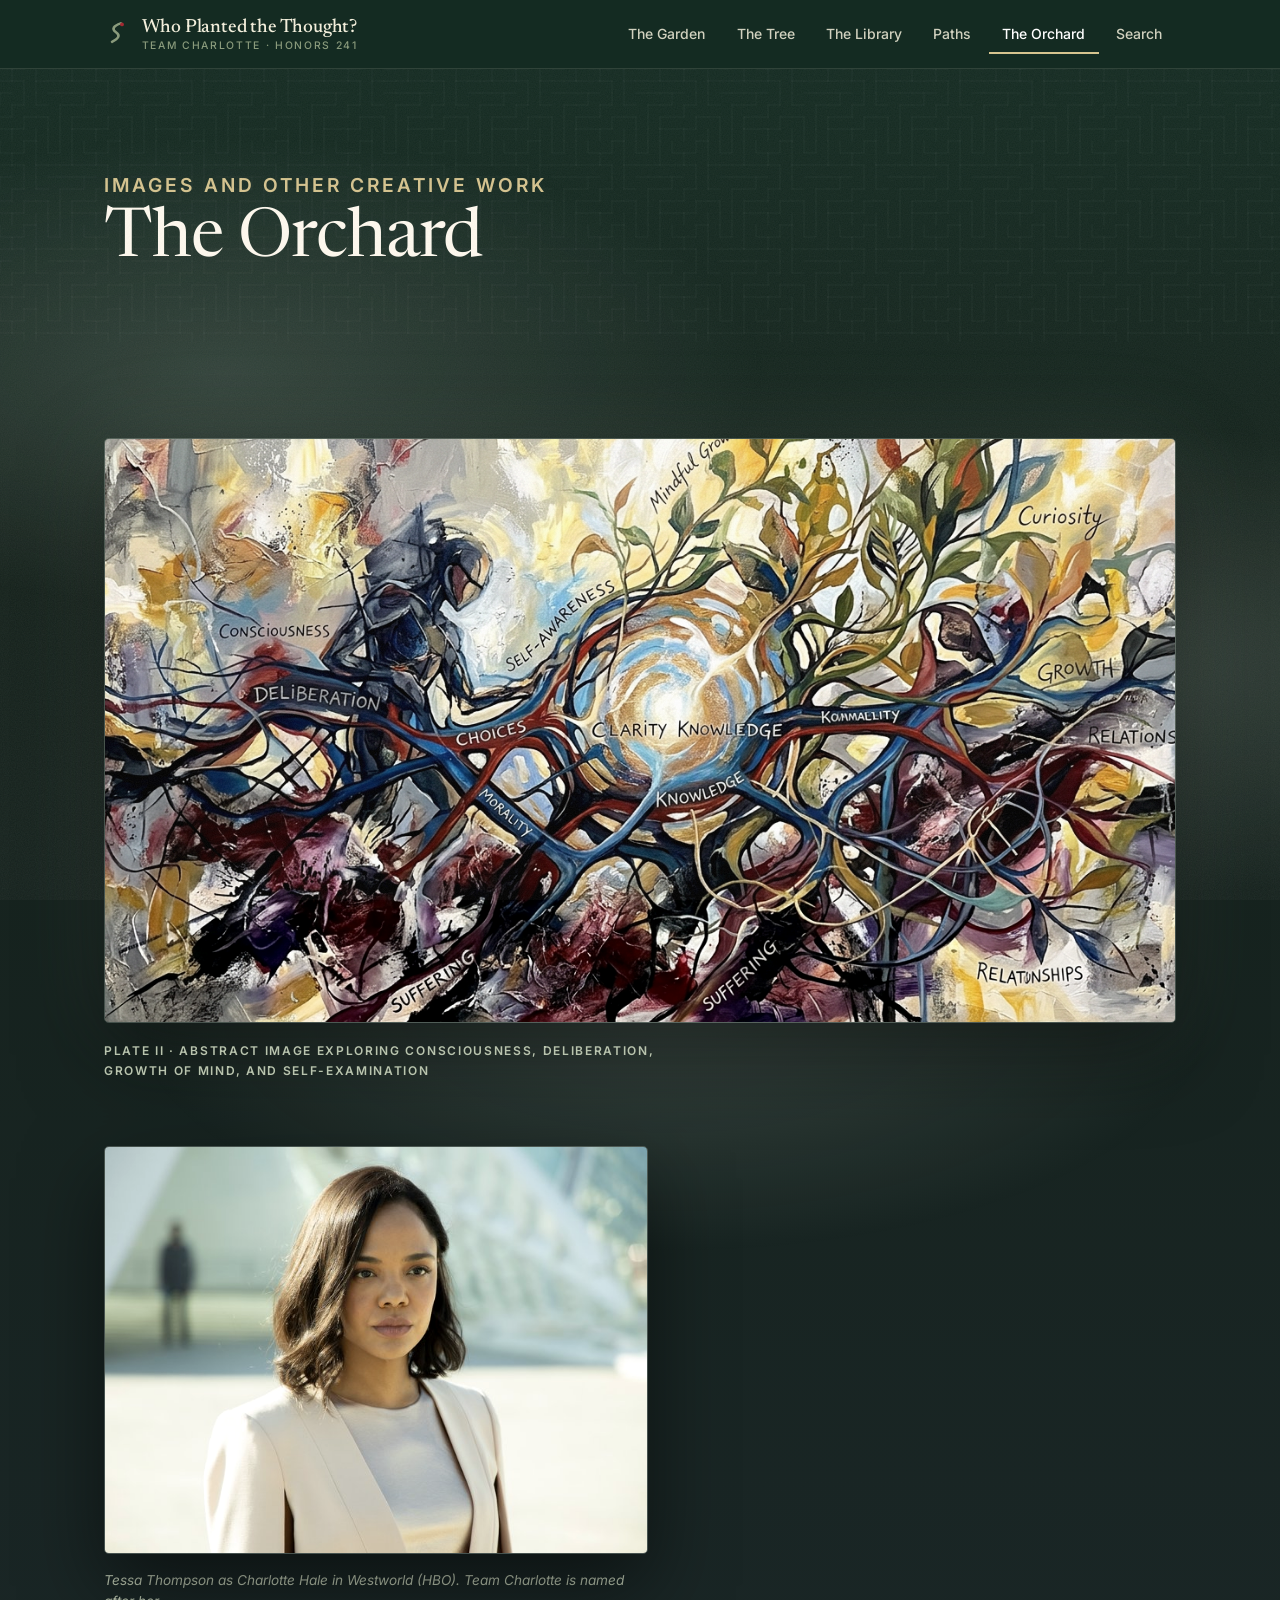
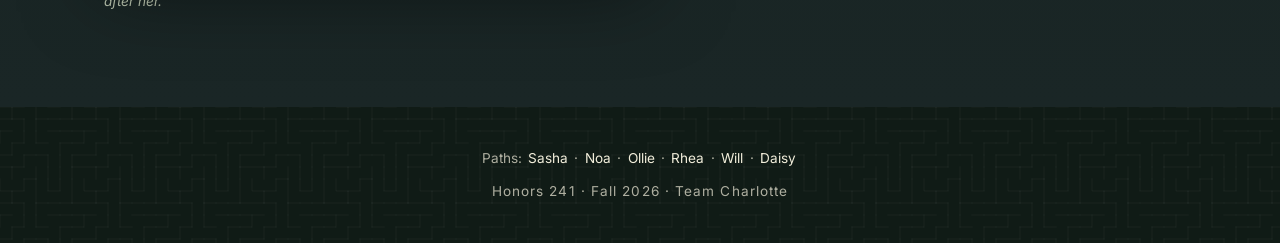
<file: creative.html>
<!DOCTYPE html>
<html lang="en">
<head>
  <meta charset="utf-8">
  <meta name="viewport" content="width=device-width, initial-scale=1">
  <meta name="description" content="Creative work for Who Planted the Thought?, including an abstract image about consciousness and deliberation.">
  <title>The Orchard — Who Planted the Thought?</title>
  <link rel="preconnect" href="https://fonts.googleapis.com"><link rel="preconnect" href="https://fonts.gstatic.com" crossorigin><link href="https://fonts.googleapis.com/css2?family=Inter:wght@500;600&amp;family=Newsreader:ital,opsz,wght@0,6..72,400;0,6..72,500;1,6..72,400&amp;display=swap" rel="stylesheet">
  <link rel="stylesheet" href="styles.css?v=39ed6418">
  <script>(function(){var c='js';try{if(/(\/|index\.html)$/.test(location.pathname)&&!location.hash&&!sessionStorage.getItem('arrived')&&!matchMedia('(prefers-reduced-motion: reduce)').matches)c+=' arriving';}catch(e){}document.documentElement.className=c;})();</script>
</head>
<body class="orchard">
  <a class="skip-link" href="#main">Skip to main content</a>
  <header class="site-header">
    <div class="wrap">
      <a class="brand" href="index.html"><svg viewBox="0 0 32 32" aria-hidden="true" focusable="false"><path d="M21 3c-9 3-12 7-6 11s3 8-5 12" fill="none" stroke="#8a9b7c" stroke-width="3.2" stroke-linecap="round"/><circle cx="22.5" cy="4.3" r="2.4" fill="#a32932"/></svg><span class="brand-name">Who Planted the Thought?<span class="brand-sub">Team Charlotte · Honors 241</span></span></a>
      <nav class="site-nav" aria-label="Main navigation"><ul><li><a href="index.html">The Garden</a></li><li><a href="index.html#tree">The Tree</a></li><li><a href="library.html">The Library</a></li><li><a href="team.html">Paths</a></li><li><a href="creative.html" aria-current="page">The Orchard</a></li><li><a href="search.html">Search</a></li></ul></nav>
    </div>
  </header>
  <div class="grain" aria-hidden="true"></div><div class="progress" aria-hidden="true"><i></i></div>
  <main id="main">

    <div class="mist" aria-hidden="true" data-live><i></i><i></i><i></i></div>
    <div class="page-head"><div class="wrap"><p class="kicker rise now">Images and other creative work</p><h1 class="rise now" style="--d:80ms">The Orchard</h1></div></div>
    <section class="section"><div class="wrap gallery">
      <figure><div class="clip frame"><div data-par="-0.06"><img src="images/abstract.png" width="1408" height="768" alt="Abstract project artwork exploring consciousness, deliberation, growth of mind, and self-examination"></div></div><figcaption class="plate-cap rise">Plate II · Abstract image exploring consciousness, deliberation, growth of mind, and self-examination</figcaption></figure>

          <figure class="portrait clip"><img src="images/charlotte-hale.jpg" width="700" height="525" loading="lazy" alt="Charlotte Hale in a cream jacket, standing outside a white modern building with a figure blurred in the distance behind her"><figcaption>Tessa Thompson as Charlotte Hale in <cite>Westworld</cite> (HBO). Team Charlotte is named after her.</figcaption></figure>
    </div></section>
  </main>
  <footer class="site-footer">
    <div class="leaf-fall" aria-hidden="true" data-live><i style="--x:19%;--s:15px;--t:19s;--w:-10s;--dx:-40px;--r:551deg;--c:#6b7f5e"></i><i style="--x:49%;--s:12px;--t:13s;--w:-7s;--dx:12px;--r:-312deg;--c:#6b7f5e"></i><i style="--x:87%;--s:15px;--t:17s;--w:-20s;--dx:38px;--r:482deg;--c:#526447"></i><i style="--x:90%;--s:14px;--t:19s;--w:-13s;--dx:61px;--r:-316deg;--c:#526447"></i><i style="--x:15%;--s:16px;--t:17s;--w:-11s;--dx:-22px;--r:314deg;--c:#526447"></i><i style="--x:46%;--s:16px;--t:14s;--w:-4s;--dx:24px;--r:-304deg;--c:#748a66"></i><i style="--x:54%;--s:13px;--t:16s;--w:-3s;--dx:5px;--r:391deg;--c:#748a66"></i></div>
    <div class="wrap">
      <p class="foot-paths">Paths: <a href="sasha.html">Sasha</a> · <a href="noa.html">Noa</a> · <a href="oliver.html">Ollie</a> · <a href="rhea.html">Rhea</a> · <a href="will.html">Will</a> · <a href="daisy.html">Daisy</a></p>
      <p class="foot-line">Honors 241 · Fall 2026 · Team Charlotte</p>
    </div>
  </footer>
  <script src="motion.js?v=8ec97466" defer></script>
</body>
</html>
</file>
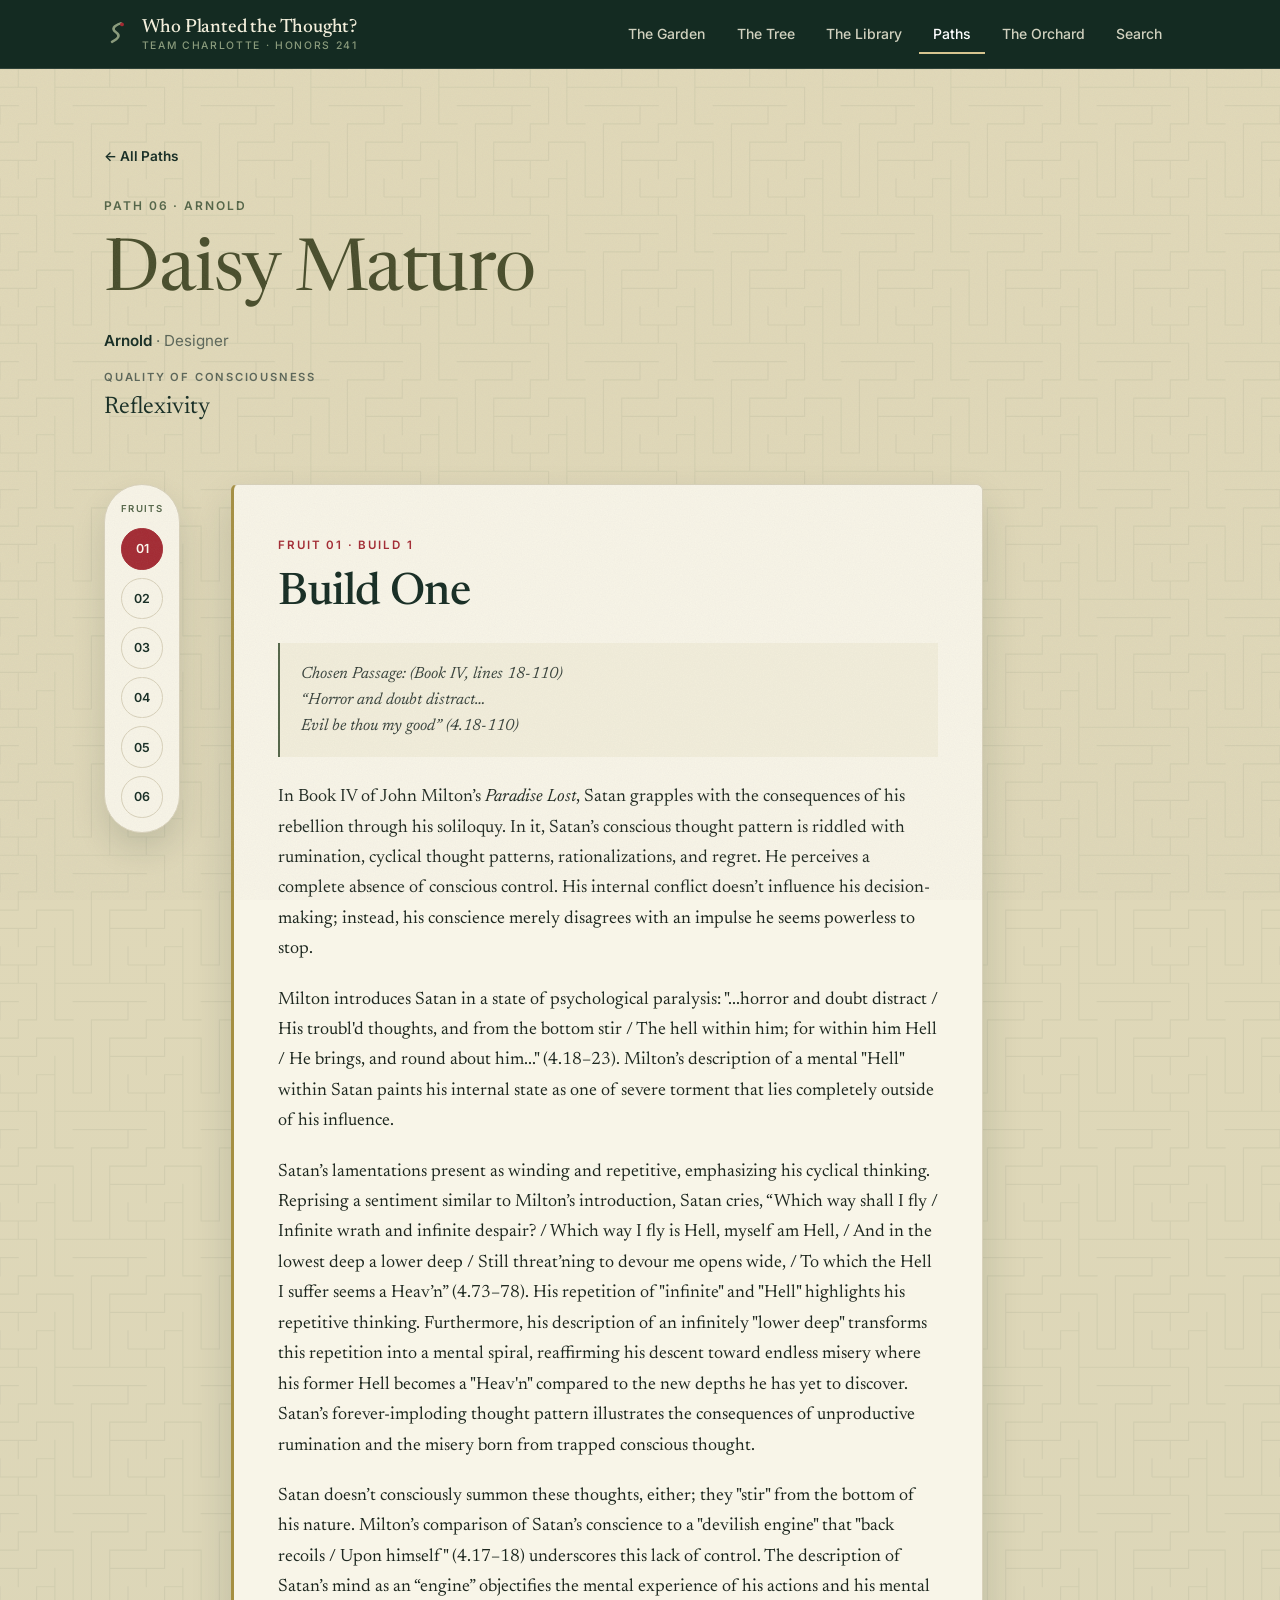
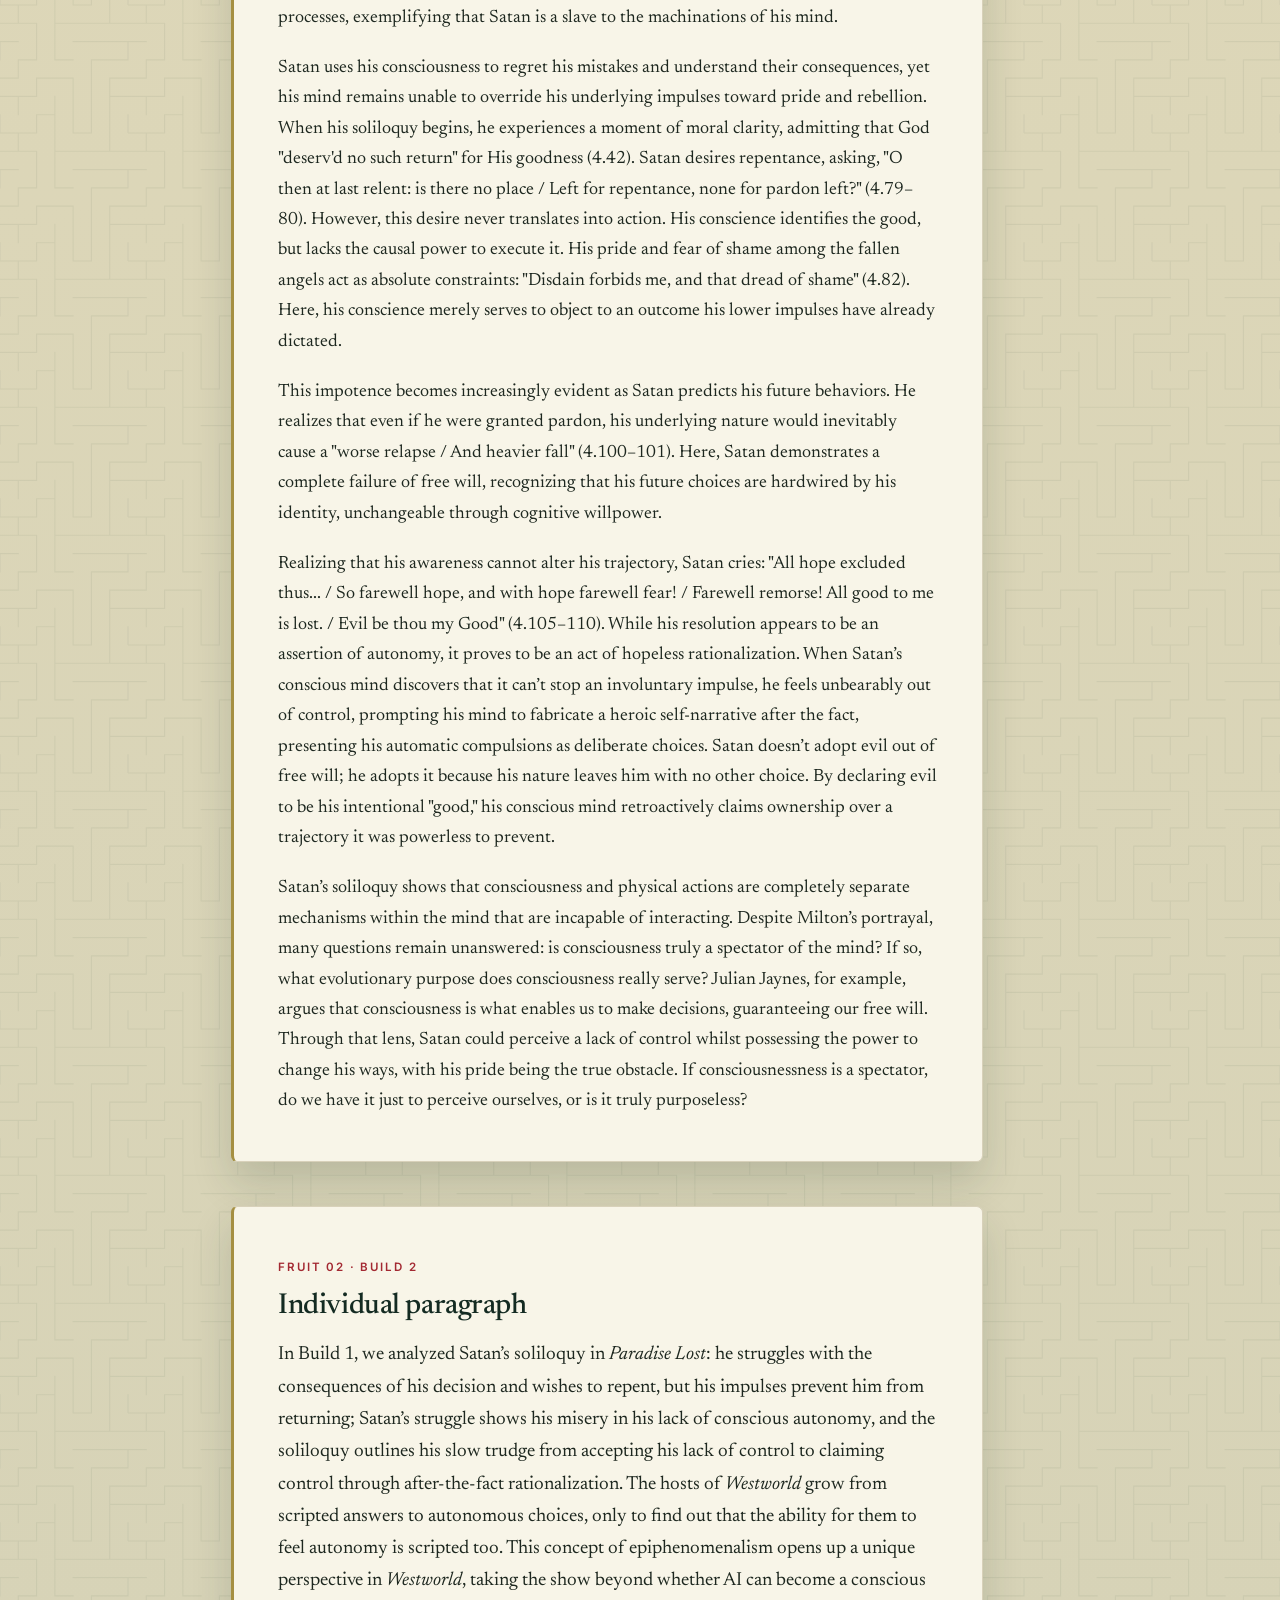
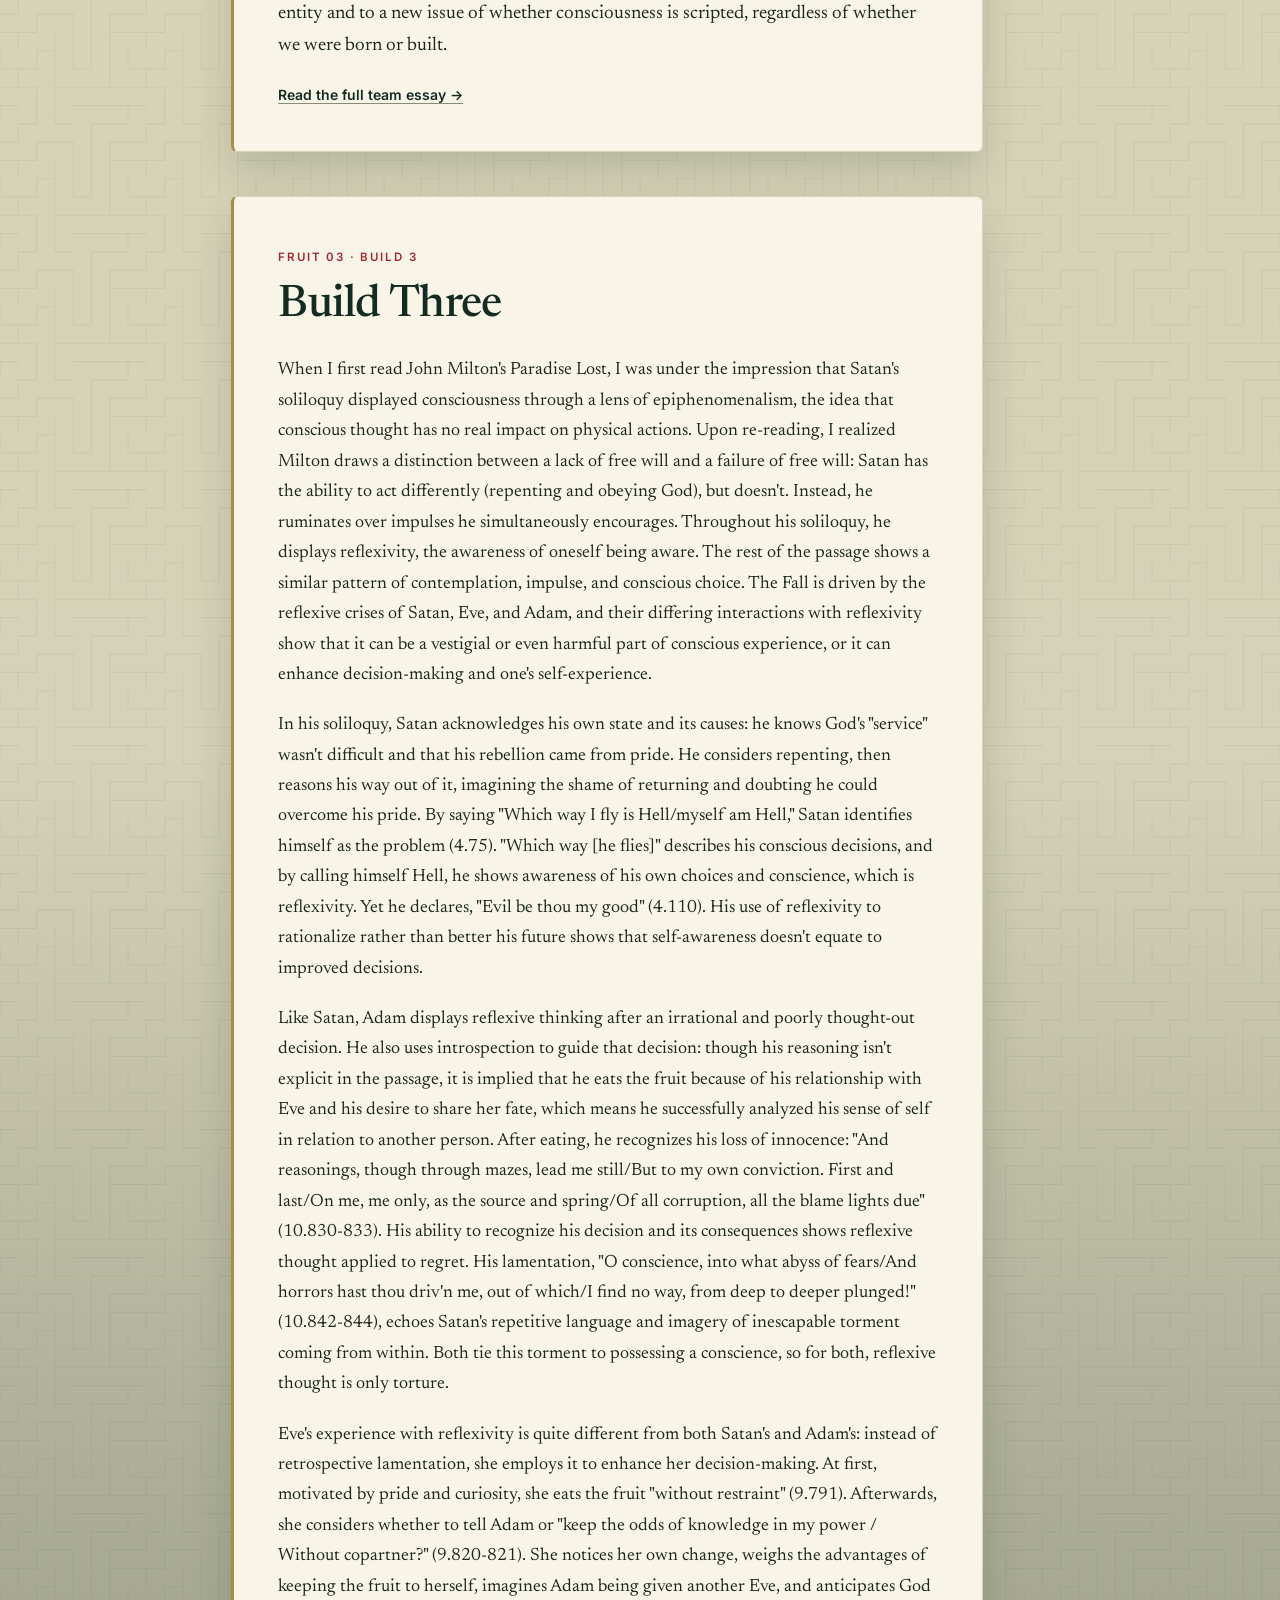
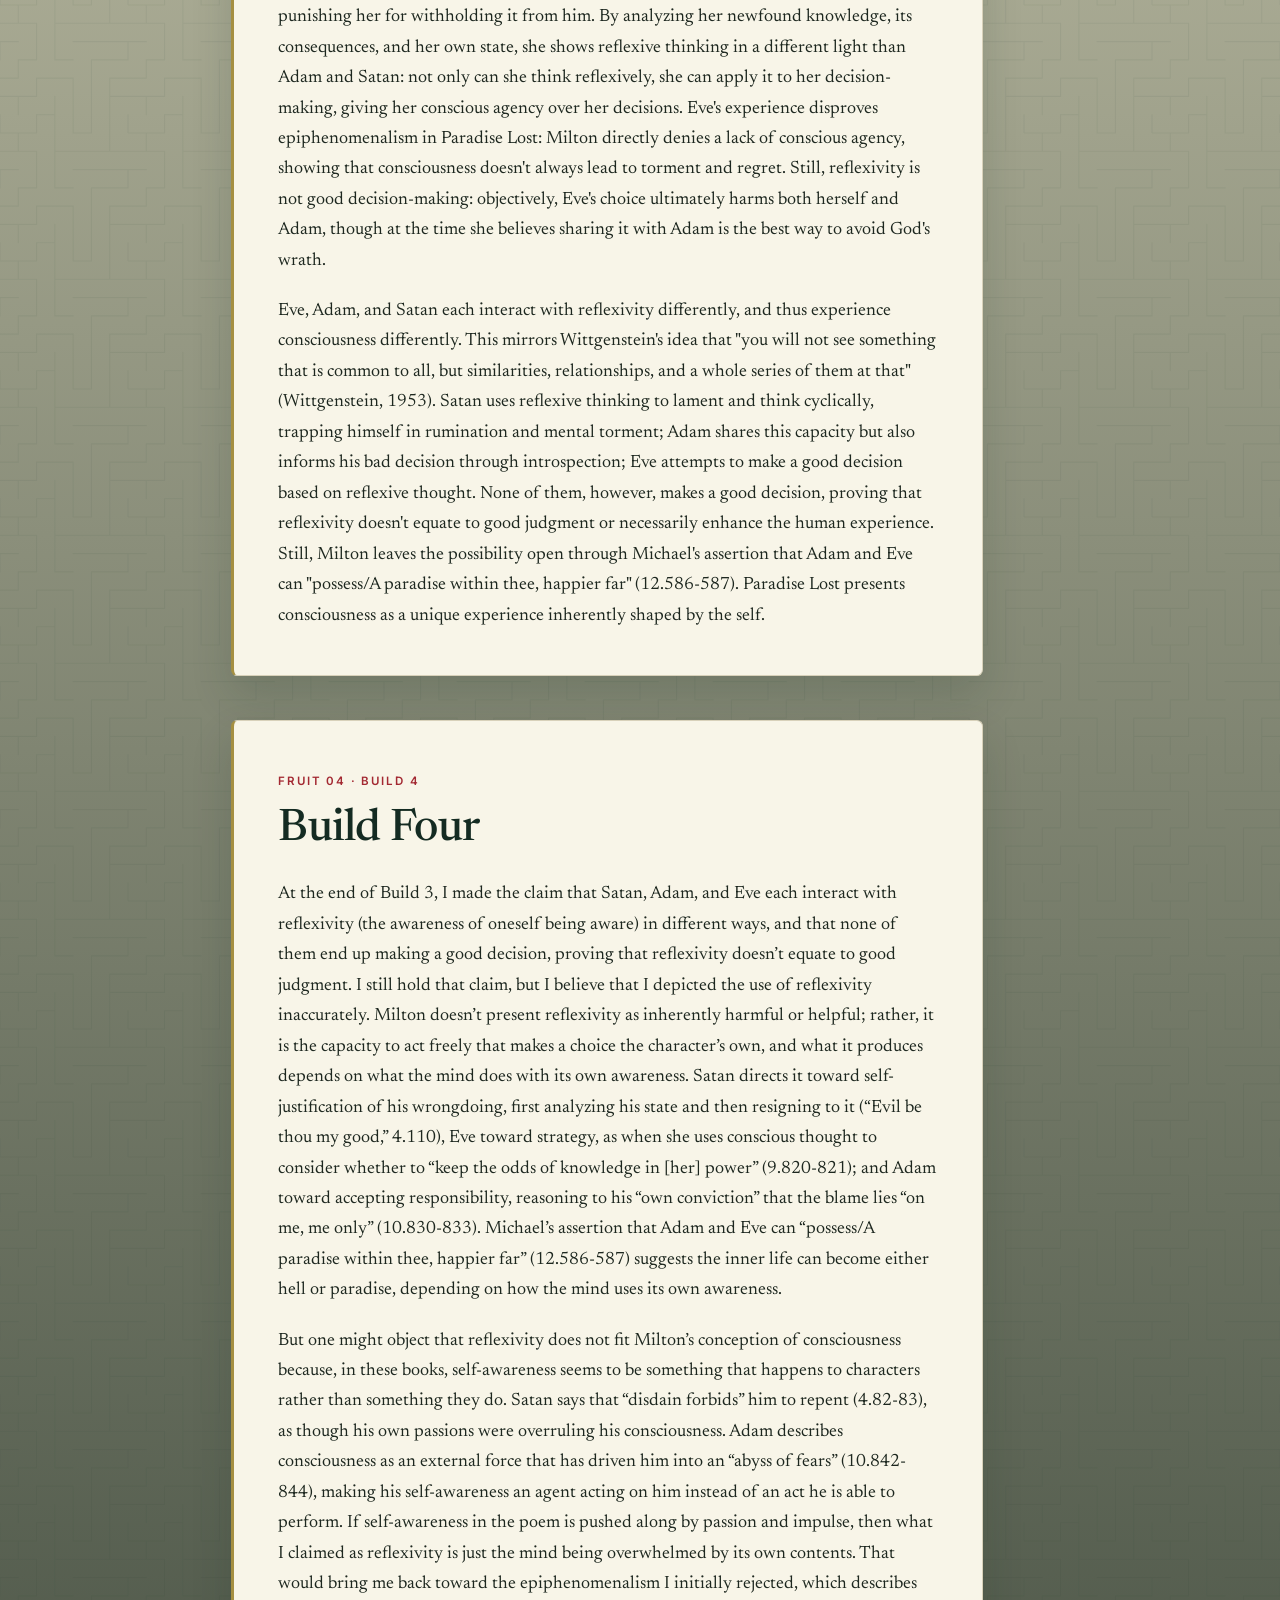
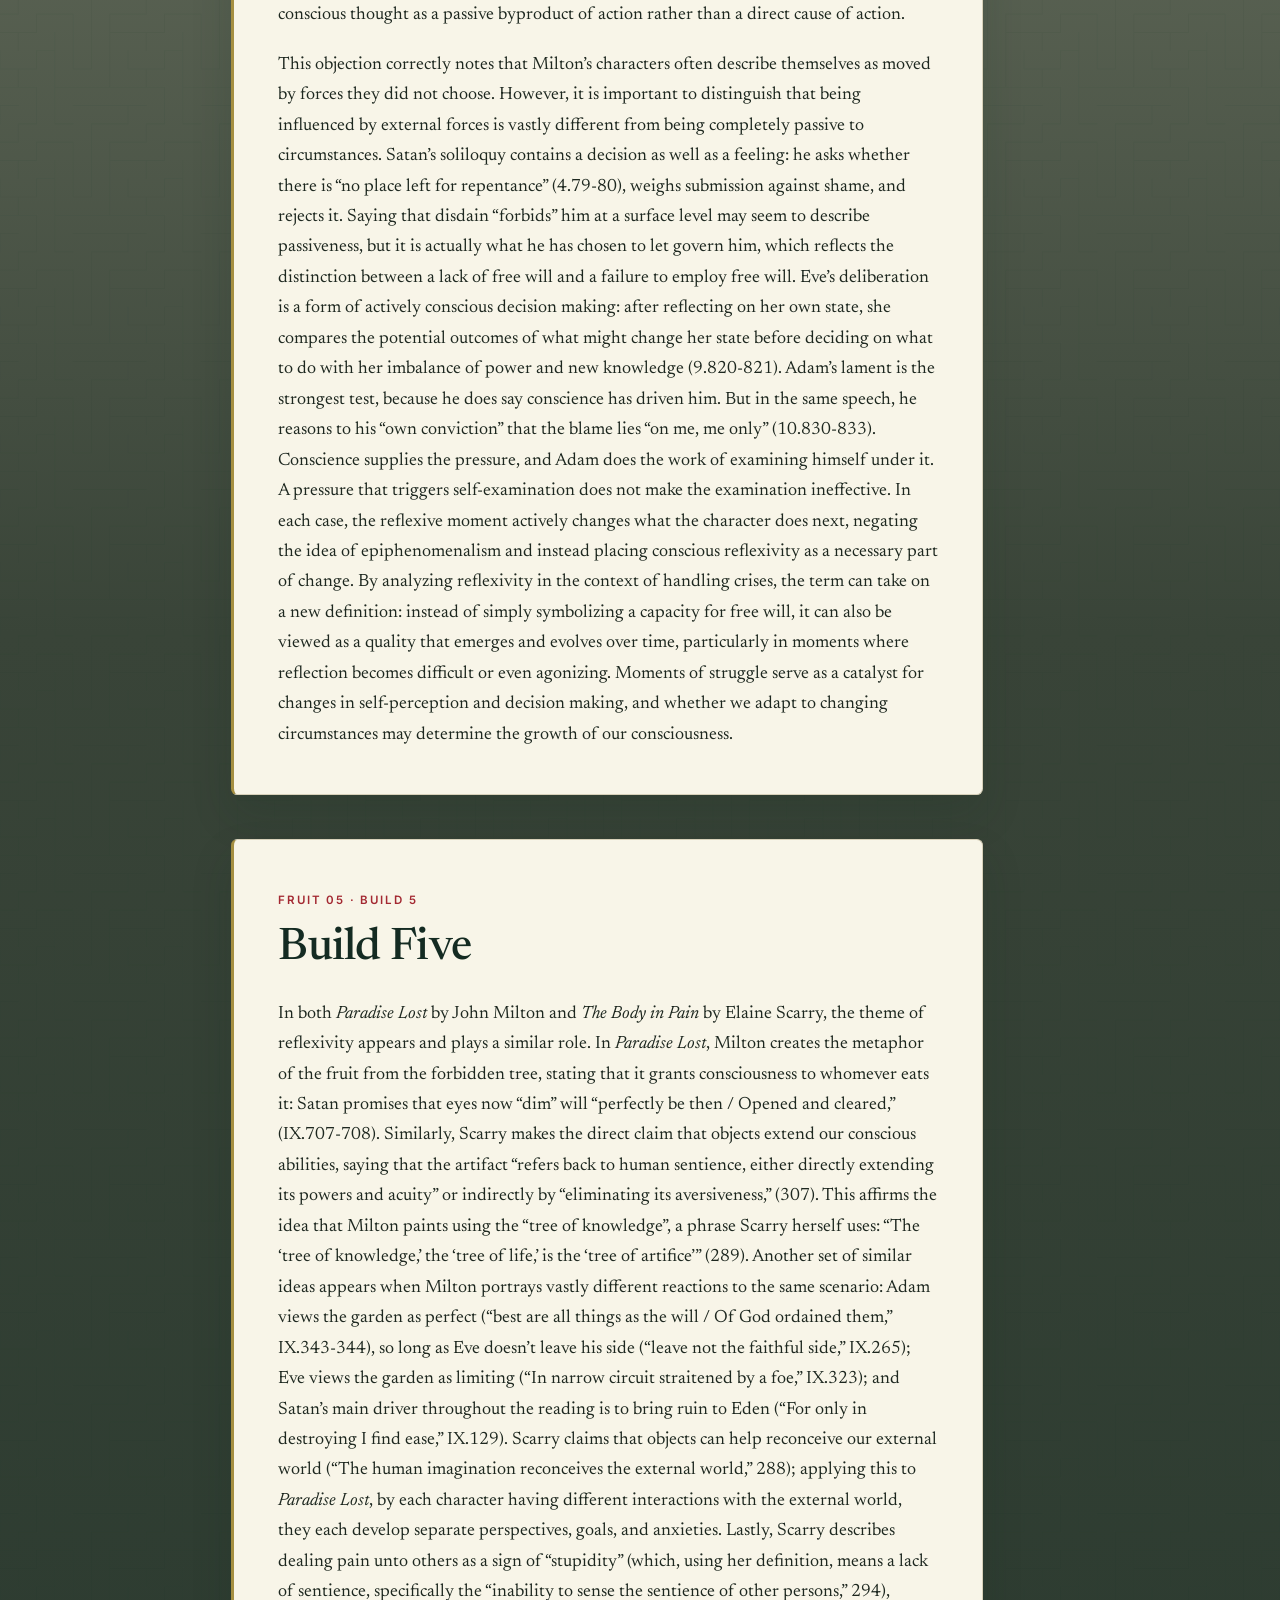
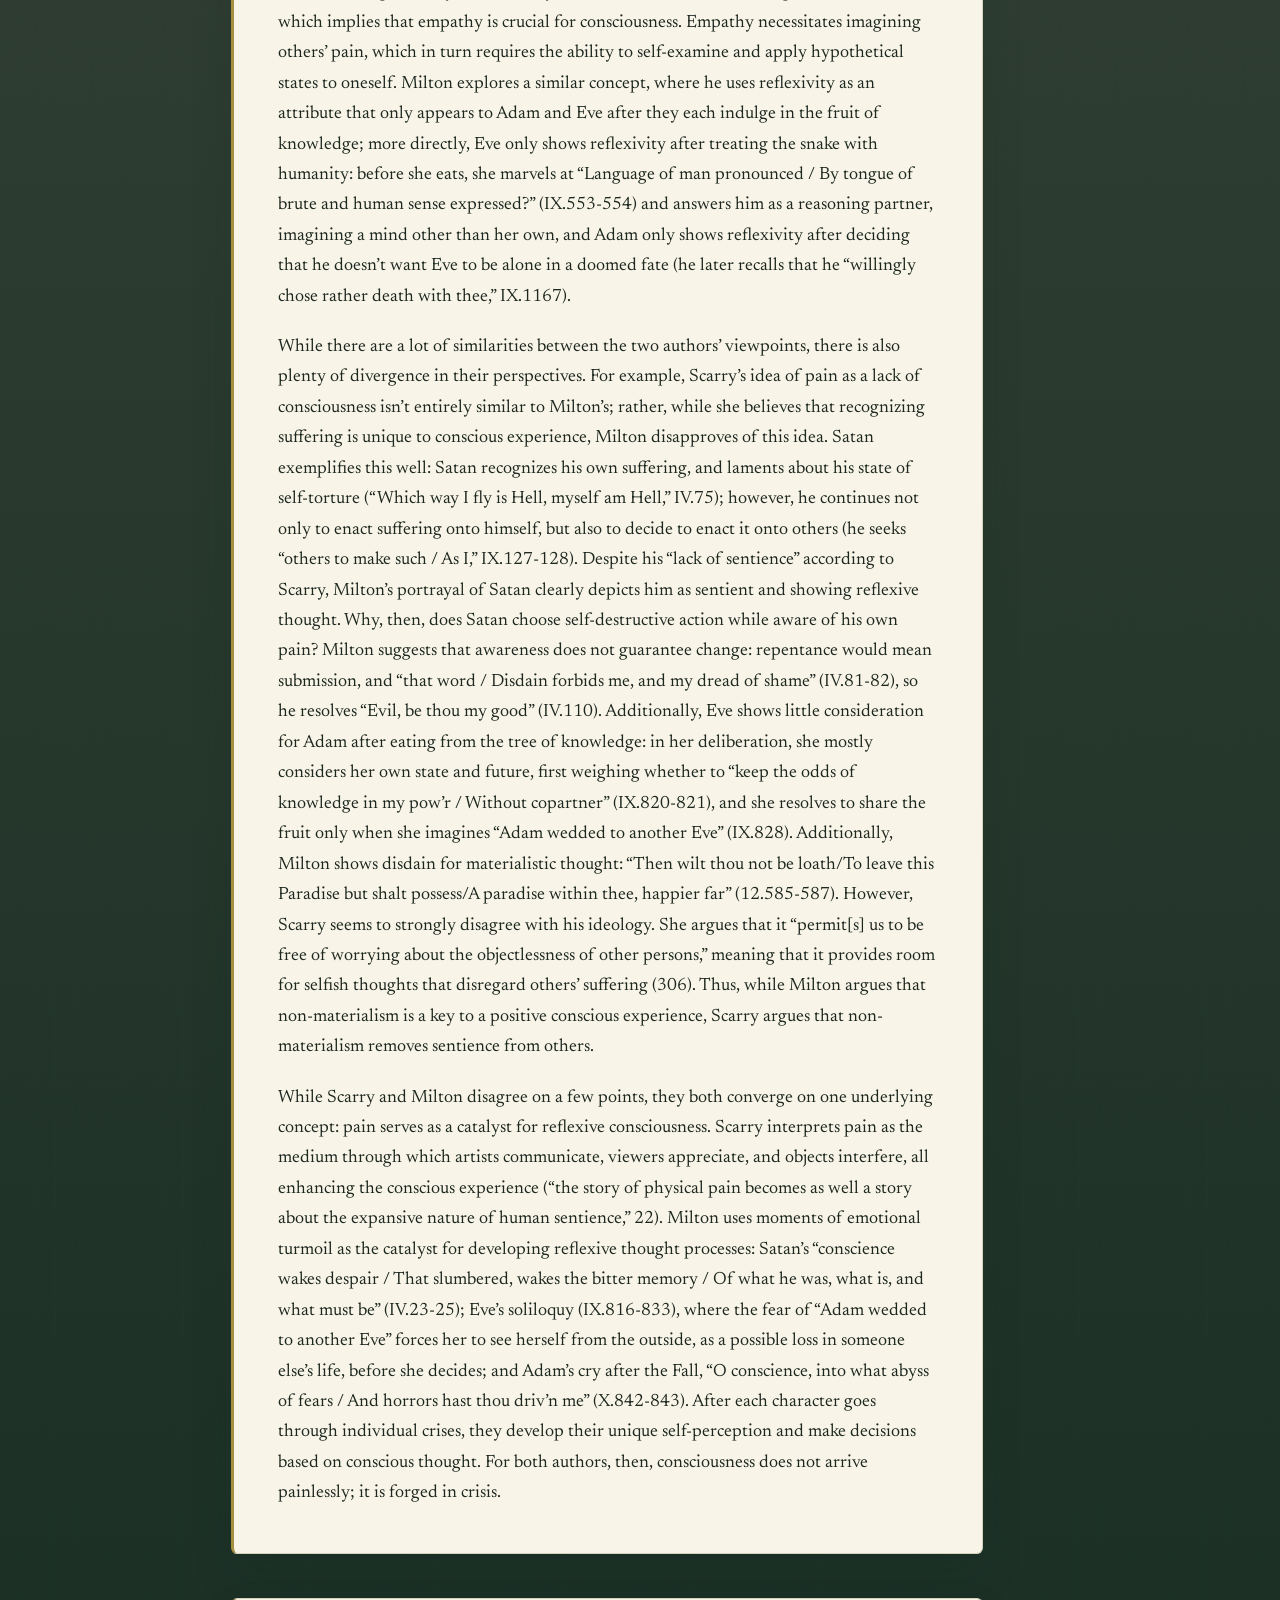
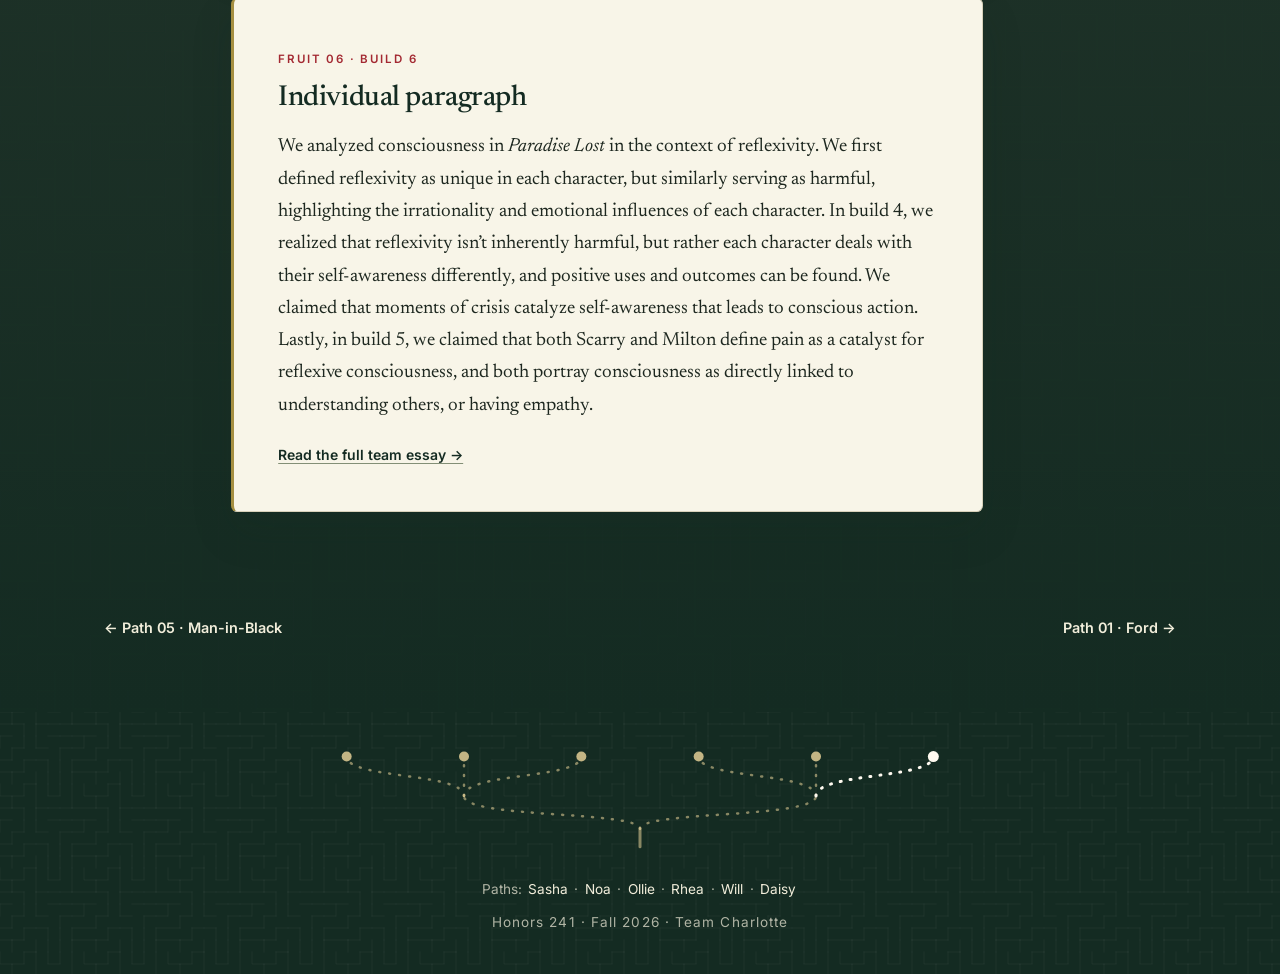
<file: daisy.html>
<!DOCTYPE html>
<html lang="en">
<head>
  <meta charset="utf-8">
  <meta name="viewport" content="width=device-width, initial-scale=1">
  <meta name="description" content="Daisy Maturo’s path through the garden: Arnold, designer, Team Charlotte.">
  <title>Path 06 · Arnold — Daisy Maturo</title>
  <link rel="preconnect" href="https://fonts.googleapis.com"><link rel="preconnect" href="https://fonts.gstatic.com" crossorigin><link href="https://fonts.googleapis.com/css2?family=Inter:wght@500;600&amp;family=Newsreader:ital,opsz,wght@0,6..72,400;0,6..72,500;1,6..72,400&amp;display=swap" rel="stylesheet">
  <link rel="stylesheet" href="styles.css?v=39ed6418">
  <script>(function(){var c='js';try{if(/(\/|index\.html)$/.test(location.pathname)&&!location.hash&&!sessionStorage.getItem('arrived')&&!matchMedia('(prefers-reduced-motion: reduce)').matches)c+=' arriving';}catch(e){}document.documentElement.className=c;})();</script>
</head>
<body class="path p-daisy">
  <a class="skip-link" href="#main">Skip to main content</a>
  <header class="site-header">
    <div class="wrap">
      <a class="brand" href="index.html"><svg viewBox="0 0 32 32" aria-hidden="true" focusable="false"><path d="M21 3c-9 3-12 7-6 11s3 8-5 12" fill="none" stroke="#8a9b7c" stroke-width="3.2" stroke-linecap="round"/><circle cx="22.5" cy="4.3" r="2.4" fill="#a32932"/></svg><span class="brand-name">Who Planted the Thought?<span class="brand-sub">Team Charlotte · Honors 241</span></span></a>
      <nav class="site-nav" aria-label="Main navigation"><ul><li><a href="index.html">The Garden</a></li><li><a href="index.html#tree">The Tree</a></li><li><a href="library.html">The Library</a></li><li><a href="team.html" aria-current="page">Paths</a></li><li><a href="creative.html">The Orchard</a></li><li><a href="search.html">Search</a></li></ul></nav>
    </div>
  </header>
  <div class="grain" aria-hidden="true"></div><div class="progress" aria-hidden="true"><i></i></div>
  <main id="main">

    <div class="path-top"><div class="wrap">
      <a class="crumb rise now" href="team.html">← All Paths</a>
      <p class="kicker rise now" style="--d:60ms">Path 06 · Arnold</p>
      <h1 class="rise now" style="--d:140ms">Daisy Maturo</h1>
      <p class="role rise now" style="--d:260ms"><b>Arnold</b> · Designer</p>
      <p class="quality-line rise now" style="--d:340ms"><span>Quality of consciousness</span> Reflexivity</p>
      
    </div></div>

    <section class="path-sec" aria-label="Fruits"><div class="wrap path-body">
      <nav class="fruit-rail" aria-label="Fruits on this path"><p>Fruits</p><ol><li><a href="#fruit-1" data-rail="1"><span>01</span></a></li><li><a href="#fruit-2" data-rail="2"><span>02</span></a></li><li><a href="#fruit-3" data-rail="3"><span>03</span></a></li><li><a href="#fruit-4" data-rail="4"><span>04</span></a></li><li><a href="#fruit-5" data-rail="5"><span>05</span></a></li><li><a href="#fruit-6" data-rail="6"><span>06</span></a></li></ol></nav>
      <div class="fruit-stack">
      <article class="fruit-card essay" id="fruit-1" data-fruit="1">
        <span class="no">Fruit 01 · Build 1</span>
        <h2>Build One</h2>
        <blockquote class="passage"><p>Chosen Passage: (Book IV, lines 18-110)<br>“Horror and doubt distract…<br>Evil be thou my good” (4.18-110)</p></blockquote>
        <p>In Book IV of John Milton’s <em>Paradise Lost</em>, Satan grapples with the consequences of his rebellion through his soliloquy. In it, Satan’s conscious thought pattern is riddled with rumination, cyclical thought patterns, rationalizations, and regret. He perceives a complete absence of conscious control. His internal conflict doesn’t influence his decision-making; instead, his conscience merely disagrees with an impulse he seems powerless to stop.</p>
        <p>Milton introduces Satan in a state of psychological paralysis: "...horror and doubt distract / His troubl'd thoughts, and from the bottom stir / The hell within him; for within him Hell / He brings, and round about him..." (4.18–23). Milton’s description of a mental "Hell" within Satan paints his internal state as one of severe torment that lies completely outside of his influence.</p>
        <p>Satan’s lamentations present as winding and repetitive, emphasizing his cyclical thinking. Reprising a sentiment similar to Milton’s introduction, Satan cries, “Which way shall I fly / Infinite wrath and infinite despair? / Which way I fly is Hell, myself am Hell, / And in the lowest deep a lower deep / Still threat’ning to devour me opens wide, / To which the Hell I suffer seems a Heav’n” (4.73–78). His repetition of "infinite" and "Hell" highlights his repetitive thinking. Furthermore, his description of an infinitely "lower deep" transforms this repetition into a mental spiral, reaffirming his descent toward endless misery where his former Hell becomes a "Heav'n" compared to the new depths he has yet to discover. Satan’s forever-imploding thought pattern illustrates the consequences of unproductive rumination and the misery born from trapped conscious thought.</p>
        <p>Satan doesn’t consciously summon these thoughts, either; they "stir" from the bottom of his nature. Milton’s comparison of Satan’s conscience to a "devilish engine" that "back recoils / Upon himself" (4.17–18) underscores this lack of control. The description of Satan’s mind as an “engine” objectifies the mental experience of his actions and his mental processes, exemplifying that Satan is a slave to the machinations of his mind.</p>
        <p>Satan uses his consciousness to regret his mistakes and understand their consequences, yet his mind remains unable to override his underlying impulses toward pride and rebellion. When his soliloquy begins, he experiences a moment of moral clarity, admitting that God "deserv'd no such return" for His goodness (4.42). Satan desires repentance, asking, "O then at last relent: is there no place / Left for repentance, none for pardon left?" (4.79–80). However, this desire never translates into action. His conscience identifies the good, but lacks the causal power to execute it. His pride and fear of shame among the fallen angels act as absolute constraints: "Disdain forbids me, and that dread of shame" (4.82). Here, his conscience merely serves to object to an outcome his lower impulses have already dictated.</p>
        <p>This impotence becomes increasingly evident as Satan predicts his future behaviors. He realizes that even if he were granted pardon, his underlying nature would inevitably cause a "worse relapse / And heavier fall" (4.100–101). Here, Satan demonstrates a complete failure of free will, recognizing that his future choices are hardwired by his identity, unchangeable through cognitive willpower.</p>
        <p>Realizing that his awareness cannot alter his trajectory, Satan cries: "All hope excluded thus... / So farewell hope, and with hope farewell fear! / Farewell remorse! All good to me is lost. / Evil be thou my Good" (4.105–110). While his resolution appears to be an assertion of autonomy, it proves to be an act of hopeless rationalization. When Satan’s conscious mind discovers that it can’t stop an involuntary impulse, he feels unbearably out of control, prompting his mind to fabricate a heroic self-narrative after the fact, presenting his automatic compulsions as deliberate choices. Satan doesn’t adopt evil out of free will; he adopts it because his nature leaves him with no other choice. By declaring evil to be his intentional "good," his conscious mind retroactively claims ownership over a trajectory it was powerless to prevent.</p>
        <p>Satan’s soliloquy shows that consciousness and physical actions are completely separate mechanisms within the mind that are incapable of interacting. Despite Milton’s portrayal, many questions remain unanswered: is consciousness truly a spectator of the mind? If so, what evolutionary purpose does consciousness really serve? Julian Jaynes, for example, argues that consciousness is what enables us to make decisions, guaranteeing our free will. Through that lens, Satan could perceive a lack of control whilst possessing the power to change his ways, with his pride being the true obstacle. If consciousnessness is a spectator, do we have it just to perceive ourselves, or is it truly purposeless?</p>
      </article>
      <article class="fruit-card" id="fruit-2" data-fruit="2">
        <span class="no">Fruit 02 · Build 2</span>
        <h2>Individual paragraph</h2>
        <p>In Build 1, we analyzed Satan’s soliloquy in <cite>Paradise Lost</cite>: he struggles with the consequences of his decision and wishes to repent, but his impulses prevent him from returning; Satan’s struggle shows his misery in his lack of conscious autonomy, and the soliloquy outlines his slow trudge from accepting his lack of control to claiming control through after-the-fact rationalization. The hosts of <cite>Westworld</cite> grow from scripted answers to autonomous choices, only to find out that the ability for them to feel autonomy is scripted too. This concept of epiphenomenalism opens up a unique perspective in <cite>Westworld</cite>, taking the show beyond whether AI can become a conscious entity and to a new issue of whether consciousness is scripted, regardless of whether we were born or built.</p>
        <p class="more"><a href="build-2.html">Read the full team essay →</a></p>
      </article>
      <article class="fruit-card essay" id="fruit-3" data-fruit="3">
        <span class="no">Fruit 03 · Build 3</span>
        <h2>Build Three</h2>
        <p>When I first read John Milton's Paradise Lost, I was under the impression that Satan's soliloquy displayed consciousness through a lens of epiphenomenalism, the idea that conscious thought has no real impact on physical actions. Upon re-reading, I realized Milton draws a distinction between a lack of free will and a failure of free will: Satan has the ability to act differently (repenting and obeying God), but doesn't. Instead, he ruminates over impulses he simultaneously encourages. Throughout his soliloquy, he displays reflexivity, the awareness of oneself being aware. The rest of the passage shows a similar pattern of contemplation, impulse, and conscious choice. The Fall is driven by the reflexive crises of Satan, Eve, and Adam, and their differing interactions with reflexivity show that it can be a vestigial or even harmful part of conscious experience, or it can enhance decision-making and one's self-experience.</p>
        <p>In his soliloquy, Satan acknowledges his own state and its causes: he knows God's "service" wasn't difficult and that his rebellion came from pride. He considers repenting, then reasons his way out of it, imagining the shame of returning and doubting he could overcome his pride. By saying "Which way I fly is Hell/myself am Hell," Satan identifies himself as the problem (4.75). "Which way [he flies]" describes his conscious decisions, and by calling himself Hell, he shows awareness of his own choices and conscience, which is reflexivity. Yet he declares, "Evil be thou my good" (4.110). His use of reflexivity to rationalize rather than better his future shows that self-awareness doesn't equate to improved decisions.</p>
        <p>Like Satan, Adam displays reflexive thinking after an irrational and poorly thought-out decision. He also uses introspection to guide that decision: though his reasoning isn't explicit in the passage, it is implied that he eats the fruit because of his relationship with Eve and his desire to share her fate, which means he successfully analyzed his sense of self in relation to another person. After eating, he recognizes his loss of innocence: "And reasonings, though through mazes, lead me still/But to my own conviction. First and last/On me, me only, as the source and spring/Of all corruption, all the blame lights due" (10.830-833). His ability to recognize his decision and its consequences shows reflexive thought applied to regret. His lamentation, "O conscience, into what abyss of fears/And horrors hast thou driv'n me, out of which/I find no way, from deep to deeper plunged!" (10.842-844), echoes Satan's repetitive language and imagery of inescapable torment coming from within. Both tie this torment to possessing a conscience, so for both, reflexive thought is only torture.</p>
        <p>Eve's experience with reflexivity is quite different from both Satan's and Adam's: instead of retrospective lamentation, she employs it to enhance her decision-making. At first, motivated by pride and curiosity, she eats the fruit "without restraint" (9.791). Afterwards, she considers whether to tell Adam or "keep the odds of knowledge in my power / Without copartner?" (9.820-821). She notices her own change, weighs the advantages of keeping the fruit to herself, imagines Adam being given another Eve, and anticipates God punishing her for withholding it from him. By analyzing her newfound knowledge, its consequences, and her own state, she shows reflexive thinking in a different light than Adam and Satan: not only can she think reflexively, she can apply it to her decision-making, giving her conscious agency over her decisions. Eve's experience disproves epiphenomenalism in Paradise Lost: Milton directly denies a lack of conscious agency, showing that consciousness doesn't always lead to torment and regret. Still, reflexivity is not good decision-making: objectively, Eve's choice ultimately harms both herself and Adam, though at the time she believes sharing it with Adam is the best way to avoid God's wrath.</p>
        <p>Eve, Adam, and Satan each interact with reflexivity differently, and thus experience consciousness differently. This mirrors Wittgenstein's idea that "you will not see something that is common to all, but similarities, relationships, and a whole series of them at that" (Wittgenstein, 1953). Satan uses reflexive thinking to lament and think cyclically, trapping himself in rumination and mental torment; Adam shares this capacity but also informs his bad decision through introspection; Eve attempts to make a good decision based on reflexive thought. None of them, however, makes a good decision, proving that reflexivity doesn't equate to good judgment or necessarily enhance the human experience. Still, Milton leaves the possibility open through Michael's assertion that Adam and Eve can "possess/A paradise within thee, happier far" (12.586-587). Paradise Lost presents consciousness as a unique experience inherently shaped by the self.</p>
      </article>
      <article class="fruit-card essay" id="fruit-4" data-fruit="4">
        <span class="no">Fruit 04 · Build 4</span>
        <h2>Build Four</h2>
        <p>At the end of Build 3, I made the claim that Satan, Adam, and Eve each interact with reflexivity (the awareness of oneself being aware) in different ways, and that none of them end up making a good decision, proving that reflexivity doesn’t equate to good judgment. I still hold that claim, but I believe that I depicted the use of reflexivity inaccurately. Milton doesn’t present reflexivity as inherently harmful or helpful; rather, it is the capacity to act freely that makes a choice the character’s own, and what it produces depends on what the mind does with its own awareness. Satan directs it toward self-justification of his wrongdoing, first analyzing his state and then resigning to it (“Evil be thou my good,” 4.110), Eve toward strategy, as when she uses conscious thought to consider whether to “keep the odds of knowledge in [her] power” (9.820-821); and Adam toward accepting responsibility, reasoning to his “own conviction” that the blame lies “on me, me only” (10.830-833). Michael’s assertion that Adam and Eve can “possess/A paradise within thee, happier far” (12.586-587) suggests the inner life can become either hell or paradise, depending on how the mind uses its own awareness.</p>
        <p>But one might object that reflexivity does not fit Milton’s conception of consciousness because, in these books, self-awareness seems to be something that happens to characters rather than something they do. Satan says that “disdain forbids” him to repent (4.82-83), as though his own passions were overruling his consciousness. Adam describes consciousness as an external force that has driven him into an “abyss of fears” (10.842-844), making his self-awareness an agent acting on him instead of an act he is able to perform. If self-awareness in the poem is pushed along by passion and impulse, then what I claimed as reflexivity is just the mind being overwhelmed by its own contents. That would bring me back toward the epiphenomenalism I initially rejected, which describes conscious thought as a passive byproduct of action rather than a direct cause of action.</p>
        <p>This objection correctly notes that Milton’s characters often describe themselves as moved by forces they did not choose. However, it is important to distinguish that being influenced by external forces is vastly different from being completely passive to circumstances. Satan’s soliloquy contains a decision as well as a feeling: he asks whether there is “no place left for repentance” (4.79-80), weighs submission against shame, and rejects it. Saying that disdain “forbids” him at a surface level may seem to describe passiveness, but it is actually what he has chosen to let govern him, which reflects the distinction between a lack of free will and a failure to employ free will. Eve’s deliberation is a form of actively conscious decision making: after reflecting on her own state, she compares the potential outcomes of what might change her state before deciding on what to do with her imbalance of power and new knowledge (9.820-821). Adam’s lament is the strongest test, because he does say conscience has driven him. But in the same speech, he reasons to his “own conviction” that the blame lies “on me, me only” (10.830-833). Conscience supplies the pressure, and Adam does the work of examining himself under it. A pressure that triggers self-examination does not make the examination ineffective. In each case, the reflexive moment actively changes what the character does next, negating the idea of epiphenomenalism and instead placing conscious reflexivity as a necessary part of change. By analyzing reflexivity in the context of handling crises, the term can take on a new definition: instead of simply symbolizing a capacity for free will, it can also be viewed as a quality that emerges and evolves over time, particularly in moments where reflection becomes difficult or even agonizing. Moments of struggle serve as a catalyst for changes in self-perception and decision making, and whether we adapt to changing circumstances may determine the growth of our consciousness.</p>
      </article>
      <article class="fruit-card essay" id="fruit-5" data-fruit="5">
        <span class="no">Fruit 05 · Build 5</span>
        <h2>Build Five</h2>
        <p>In both <em>Paradise Lost</em> by John Milton and <em>The Body in Pain</em> by Elaine Scarry, the theme of reflexivity appears and plays a similar role. In <em>Paradise Lost</em>, Milton creates the metaphor of the fruit from the forbidden tree, stating that it grants consciousness to whomever eats it: Satan promises that eyes now “dim” will “perfectly be then / Opened and cleared,” (IX.707-708). Similarly, Scarry makes the direct claim that objects extend our conscious abilities, saying that the artifact “refers back to human sentience, either directly extending its powers and acuity” or indirectly by “eliminating its aversiveness,” (307). This affirms the idea that Milton paints using the “tree of knowledge”, a phrase Scarry herself uses: “The ‘tree of knowledge,’ the ‘tree of life,’ is the ‘tree of artifice’” (289). Another set of similar ideas appears when Milton portrays vastly different reactions to the same scenario: Adam views the garden as perfect (“best are all things as the will / Of God ordained them,” IX.343-344), so long as Eve doesn’t leave his side (“leave not the faithful side,” IX.265); Eve views the garden as limiting (“In narrow circuit straitened by a foe,” IX.323); and Satan’s main driver throughout the reading is to bring ruin to Eden (“For only in destroying I find ease,” IX.129). Scarry claims that objects can help reconceive our external world (“The human imagination reconceives the external world,” 288); applying this to <em>Paradise Lost</em>, by each character having different interactions with the external world, they each develop separate perspectives, goals, and anxieties. Lastly, Scarry describes dealing pain unto others as a sign of “stupidity” (which, using her definition, means a lack of sentience, specifically the “inability to sense the sentience of other persons,” 294), which implies that empathy is crucial for consciousness. Empathy necessitates imagining others’ pain, which in turn requires the ability to self-examine and apply hypothetical states to oneself. Milton explores a similar concept, where he uses reflexivity as an attribute that only appears to Adam and Eve after they each indulge in the fruit of knowledge; more directly, Eve only shows reflexivity after treating the snake with humanity: before she eats, she marvels at “Language of man pronounced / By tongue of brute and human sense expressed?” (IX.553-554) and answers him as a reasoning partner, imagining a mind other than her own, and Adam only shows reflexivity after deciding that he doesn’t want Eve to be alone in a doomed fate (he later recalls that he “willingly chose rather death with thee,” IX.1167).</p>
        <p>While there are a lot of similarities between the two authors’ viewpoints, there is also plenty of divergence in their perspectives. For example, Scarry’s idea of pain as a lack of consciousness isn’t entirely similar to Milton’s; rather, while she believes that recognizing suffering is unique to conscious experience, Milton disapproves of this idea. Satan exemplifies this well: Satan recognizes his own suffering, and laments about his state of self-torture (“Which way I fly is Hell, myself am Hell,” IV.75); however, he continues not only to enact suffering onto himself, but also to decide to enact it onto others (he seeks “others to make such / As I,” IX.127-128). Despite his “lack of sentience” according to Scarry, Milton’s portrayal of Satan clearly depicts him as sentient and showing reflexive thought. Why, then, does Satan choose self-destructive action while aware of his own pain? Milton suggests that awareness does not guarantee change: repentance would mean submission, and “that word / Disdain forbids me, and my dread of shame” (IV.81-82), so he resolves “Evil, be thou my good” (IV.110). Additionally, Eve shows little consideration for Adam after eating from the tree of knowledge: in her deliberation, she mostly considers her own state and future, first weighing whether to “keep the odds of knowledge in my pow’r / Without copartner” (IX.820-821), and she resolves to share the fruit only when she imagines “Adam wedded to another Eve” (IX.828). Additionally, Milton shows disdain for materialistic thought: “Then wilt thou not be loath/To leave this Paradise but shalt possess/A paradise within thee, happier far” (12.585-587). However, Scarry seems to strongly disagree with his ideology. She argues that it “permit[s] us to be free of worrying about the objectlessness of other persons,” meaning that it provides room for selfish thoughts that disregard others’ suffering (306). Thus, while Milton argues that non-materialism is a key to a positive conscious experience, Scarry argues that non-materialism removes sentience from others.</p>
        <p>While Scarry and Milton disagree on a few points, they both converge on one underlying concept: pain serves as a catalyst for reflexive consciousness. Scarry interprets pain as the medium through which artists communicate, viewers appreciate, and objects interfere, all enhancing the conscious experience (“the story of physical pain becomes as well a story about the expansive nature of human sentience,” 22). Milton uses moments of emotional turmoil as the catalyst for developing reflexive thought processes: Satan’s “conscience wakes despair / That slumbered, wakes the bitter memory / Of what he was, what is, and what must be” (IV.23-25); Eve’s soliloquy (IX.816-833), where the fear of “Adam wedded to another Eve” forces her to see herself from the outside, as a possible loss in someone else’s life, before she decides; and Adam’s cry after the Fall, “O conscience, into what abyss of fears / And horrors hast thou driv’n me” (X.842-843). After each character goes through individual crises, they develop their unique self-perception and make decisions based on conscious thought. For both authors, then, consciousness does not arrive painlessly; it is forged in crisis.</p>
      </article>
      <article class="fruit-card" id="fruit-6" data-fruit="6">
        <span class="no">Fruit 06 · Build 6</span>
        <h2>Individual paragraph</h2>
        <p>We analyzed consciousness in <em>Paradise Lost</em> in the context of reflexivity. We first defined reflexivity as unique in each character, but similarly serving as harmful, highlighting the irrationality and emotional influences of each character. In build 4, we realized that reflexivity isn’t inherently harmful, but rather each character deals with their self-awareness differently, and positive uses and outcomes can be found. We claimed that moments of crisis catalyze self-awareness that leads to conscious action. Lastly, in build 5, we claimed that both Scarry and Milton define pain as a catalyst for reflexive consciousness, and both portray consciousness as directly linked to understanding others, or having empathy.</p>
        <p class="more"><a href="build-6.html">Read the full team essay →</a></p>
      </article>
      </div>
    </div></section>

    <!-- LEAVES (journal). Hidden until there are entries. To add them, paste this block
         here and fill it with the member's own text, oldest first:
    <section class="path-sec leaves" aria-labelledby="leaves-title"><div class="wrap">
      <p class="kicker">Leaves</p>
      <h2 id="leaves-title">The path so far</h2>
      <ol class="leaf-list">
        <li class="leaf"><span class="no">Leaf 01</span><h3>TITLE</h3><p>TEXT</p></li>
      </ol>
    </div></section>
    -->

    <nav class="path-next wrap" aria-label="Other paths"><a href="will.html">← Path 05 · Man-in-Black</a><a href="sasha.html">Path 01 · Ford →</a></nav>
  </main>
  <footer class="site-footer">
    <div class="leaf-fall" aria-hidden="true" data-live><i style="--x:19%;--s:15px;--t:19s;--w:-10s;--dx:-40px;--r:551deg;--c:#6b7f5e"></i><i style="--x:49%;--s:12px;--t:13s;--w:-7s;--dx:12px;--r:-312deg;--c:#6b7f5e"></i><i style="--x:87%;--s:15px;--t:17s;--w:-20s;--dx:38px;--r:482deg;--c:#526447"></i><i style="--x:90%;--s:14px;--t:19s;--w:-13s;--dx:61px;--r:-316deg;--c:#526447"></i><i style="--x:15%;--s:16px;--t:17s;--w:-11s;--dx:-22px;--r:314deg;--c:#526447"></i><i style="--x:46%;--s:16px;--t:14s;--w:-4s;--dx:24px;--r:-304deg;--c:#748a66"></i><i style="--x:54%;--s:13px;--t:16s;--w:-3s;--dx:5px;--r:391deg;--c:#748a66"></i></div>
    <div class="wrap">
      <svg class="trails rejoin" viewBox="0 0 1200 170" preserveAspectRatio="none" aria-hidden="true" data-reveal><g transform="translate(0 170) scale(1 -1)"><path class="trunk" d="M600 2V34"/><path d="M600 34C600 66 300 52 300 92"/><path d="M600 34C600 66 900 52 900 92"/><path class="t" d="M300 92C300 134 100 122 100 162"/><path class="end" d="M100 162h0.01"/><path class="t" d="M300 92C300 134 300 122 300 162"/><path class="end" d="M300 162h0.01"/><path class="t" d="M300 92C300 134 500 122 500 162"/><path class="end" d="M500 162h0.01"/><path class="t" d="M900 92C900 134 700 122 700 162"/><path class="end" d="M700 162h0.01"/><path class="t" d="M900 92C900 134 900 122 900 162"/><path class="end" d="M900 162h0.01"/><path class="t me" d="M900 92C900 134 1100 122 1100 162"/><path class="end me" d="M1100 162h0.01"/></g></svg><p class="foot-paths">Paths: <a href="sasha.html">Sasha</a> · <a href="noa.html">Noa</a> · <a href="oliver.html">Ollie</a> · <a href="rhea.html">Rhea</a> · <a href="will.html">Will</a> · <a href="daisy.html">Daisy</a></p>
      <p class="foot-line">Honors 241 · Fall 2026 · Team Charlotte</p>
    </div>
  </footer>
  <script src="motion.js?v=8ec97466" defer></script>
</body>
</html>
</file>
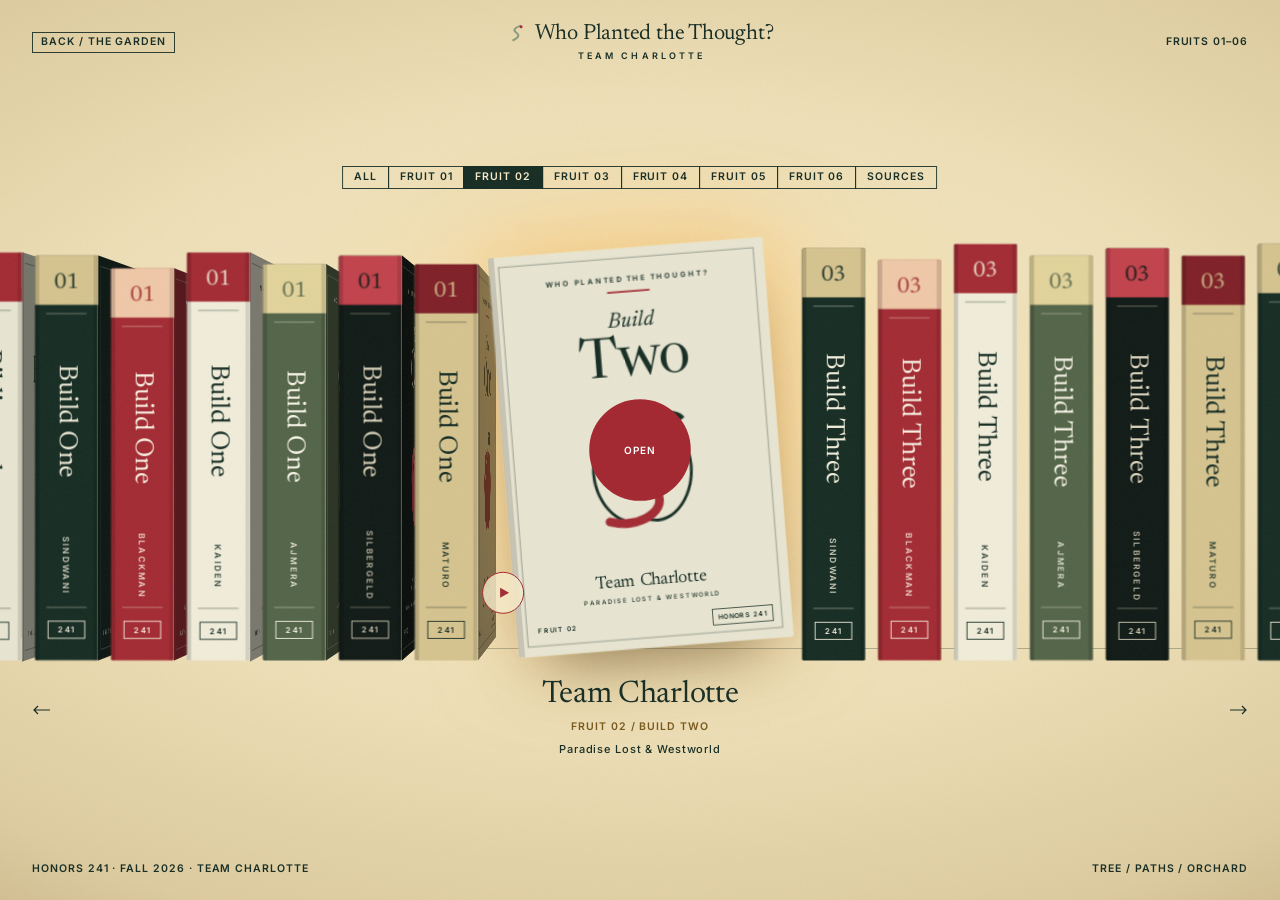
<file: library.html>
<!DOCTYPE html>
<html lang="en">
<head>
  <meta charset="utf-8">
  <meta name="viewport" content="width=device-width, initial-scale=1">
  <meta name="description" content="The Library: every build Team Charlotte has written, bound and shelved. Pull a book from the shelf to open it.">
  <title>The Library — Who Planted the Thought?</title>
  <link rel="preconnect" href="https://fonts.googleapis.com"><link rel="preconnect" href="https://fonts.gstatic.com" crossorigin><link href="https://fonts.googleapis.com/css2?family=Inter:wght@500;600&amp;family=Newsreader:ital,opsz,wght@0,6..72,400;0,6..72,500;1,6..72,400&amp;display=swap" rel="stylesheet">
  <link rel="stylesheet" href="library.css?v=bf75ac11">
</head>
<body>
  <header class="top">
    <a class="lbl box" href="index.html">Back<span class="wide">&nbsp;/ The Garden</span></a>
    <a class="logo" href="index.html" aria-label="Who Planted the Thought? Team Charlotte, home"><span class="logo-1"><svg viewBox="0 0 32 32" aria-hidden="true" focusable="false"><path d="M21 3c-9 3-12 7-6 11s3 8-5 12" fill="none" stroke="#8a9b7c" stroke-width="3.2" stroke-linecap="round"/><circle cx="22.5" cy="4.3" r="2.4" fill="#a32932"/></svg>Who Planted the Thought?</span><span class="logo-2">Team Charlotte</span></a>
    <span class="lbl career" id="career"></span>
  </header>

  <nav class="tabs" aria-label="Fruits"><span class="tab-ind" aria-hidden="true"></span></nav>

  <section class="shelf" aria-label="Library shelf"><div class="stage"></div></section>
  <button class="play" type="button" aria-label="Open book"><svg viewBox="0 0 12 12" width="12" height="12" aria-hidden="true"><path d="M2 1l9 5-9 5z" fill="currentColor"/></svg></button>

  <div class="caption" aria-live="polite">
    <div class="mask cap-title"></div>
    <div class="mask cap-sub lbl"></div>
    <div class="mask cap-year"></div>
  </div>
  <button class="arrow prev" type="button" aria-label="Previous book"><svg viewBox="0 0 18 10" width="18" height="10" aria-hidden="true"><path d="M5 1L1 5l4 4M1 5h16" fill="none" stroke="currentColor" stroke-width="1.2"/></svg></button>
  <button class="arrow next" type="button" aria-label="Next book"><svg viewBox="0 0 18 10" width="18" height="10" aria-hidden="true"><path d="M13 1l4 4-4 4M17 5H1" fill="none" stroke="currentColor" stroke-width="1.2"/></svg></button>

  <footer class="foot">
    <span class="lbl">Honors 241 · Fall 2026 · Team Charlotte</span>
    <span class="lbl"><a href="index.html#tree">Tree</a> / <a href="team.html">Paths</a> / <a href="creative.html">Orchard</a></span>
  </footer>

  <nav class="sr-only" aria-label="All essays on the shelf"><ul><li><a href="sasha.html#fruit-1">Build 1, Sasha Sindwani</a></li><li><a href="noa.html#fruit-1">Build 1, Noa Blackman</a></li><li><a href="oliver.html#fruit-1">Build 1, Ollie Kaiden</a></li><li><a href="rhea.html#fruit-1">Build 1, Rhea Ajmera</a></li><li><a href="will.html#fruit-1">Build 1, Will Silbergeld</a></li><li><a href="daisy.html#fruit-1">Build 1, Daisy Maturo</a></li><li><a href="build-2.html">Build 2, Team Charlotte</a></li><li><a href="sasha.html#fruit-3">Build 3, Sasha Sindwani</a></li><li><a href="noa.html#fruit-3">Build 3, Noa Blackman</a></li><li><a href="oliver.html#fruit-3">Build 3, Ollie Kaiden</a></li><li><a href="rhea.html#fruit-3">Build 3, Rhea Ajmera</a></li><li><a href="will.html#fruit-3">Build 3, Will Silbergeld</a></li><li><a href="daisy.html#fruit-3">Build 3, Daisy Maturo</a></li><li><a href="sasha.html#fruit-4">Build 4, Sasha Sindwani</a></li><li><a href="noa.html#fruit-4">Build 4, Noa Blackman</a></li><li><a href="oliver.html#fruit-4">Build 4, Ollie Kaiden</a></li><li><a href="rhea.html#fruit-4">Build 4, Rhea Ajmera</a></li><li><a href="will.html#fruit-4">Build 4, Will Silbergeld</a></li><li><a href="daisy.html#fruit-4">Build 4, Daisy Maturo</a></li><li><a href="sasha.html#fruit-5">Build 5, Sasha Sindwani</a></li><li><a href="noa.html#fruit-5">Build 5, Noa Blackman</a></li><li><a href="oliver.html#fruit-5">Build 5, Ollie Kaiden</a></li><li><a href="rhea.html#fruit-5">Build 5, Rhea Ajmera</a></li><li><a href="will.html#fruit-5">Build 5, Will Silbergeld</a></li><li><a href="daisy.html#fruit-5">Build 5, Daisy Maturo</a></li><li><a href="build-6.html">Build 6, Team Charlotte</a></li><li><a href="bibliography.html">Bibliography, Team Charlotte</a></li></ul></nav>

  <div class="grain" aria-hidden="true"></div>

  <div class="detail" role="dialog" aria-modal="true" aria-labelledby="d-title">
    <button class="lbl box d-close" type="button">Close</button>
    <div class="logo d-logo" aria-hidden="true"><span class="logo-1"><svg viewBox="0 0 32 32" aria-hidden="true" focusable="false"><path d="M21 3c-9 3-12 7-6 11s3 8-5 12" fill="none" stroke="#8a9b7c" stroke-width="3.2" stroke-linecap="round"/><circle cx="22.5" cy="4.3" r="2.4" fill="#a32932"/></svg>Who Planted the Thought?</span><span class="logo-2">Team Charlotte</span></div>
    <div class="d-text">
      <div class="mask"><p class="lbl d-sub" id="d-sub"></p></div>
      <div class="mask"><h1 class="d-title" id="d-title"></h1></div>
      <div class="mask"><p class="lbl d-meta" id="d-meta"></p></div>
      <div class="mask"><p class="d-syn" id="d-syn"></p></div>
      <div class="mask"><p class="d-credit" id="d-credit"></p></div>
      <div class="mask"><a class="lbl d-watch" id="d-read" href="#">Read the essay</a></div>
    </div>
    <div class="d-poster">
      <svg viewBox="0 0 440 667" aria-hidden="true">
        <defs>
          <filter id="inkf" x="-30%" y="-30%" width="160%" height="160%"><feTurbulence type="fractalNoise" baseFrequency=".011" numOctaves="3" seed="7"/><feDisplacementMap in="SourceGraphic" scale="120" xChannelSelector="R" yChannelSelector="G"/></filter>
          <mask id="ink" maskUnits="userSpaceOnUse" x="-200" y="-200" width="840" height="1067"><g filter="url(#inkf)" id="blobs"></g></mask>
          <clipPath id="pclip"><rect width="440" height="667" rx="3"/></clipPath>
        </defs>
        <g clip-path="url(#pclip)"><g mask="url(#ink)" id="poster"></g></g>
      </svg>
    </div>
  </div>

  <div class="cursor" aria-hidden="true"><i class="ring"></i><i class="dot"></i><span>Open</span></div>
  <script src="books.js?v=e03d469d"></script>
  <script src="library.js?v=7f80b013"></script>
</body>
</html>
</file>
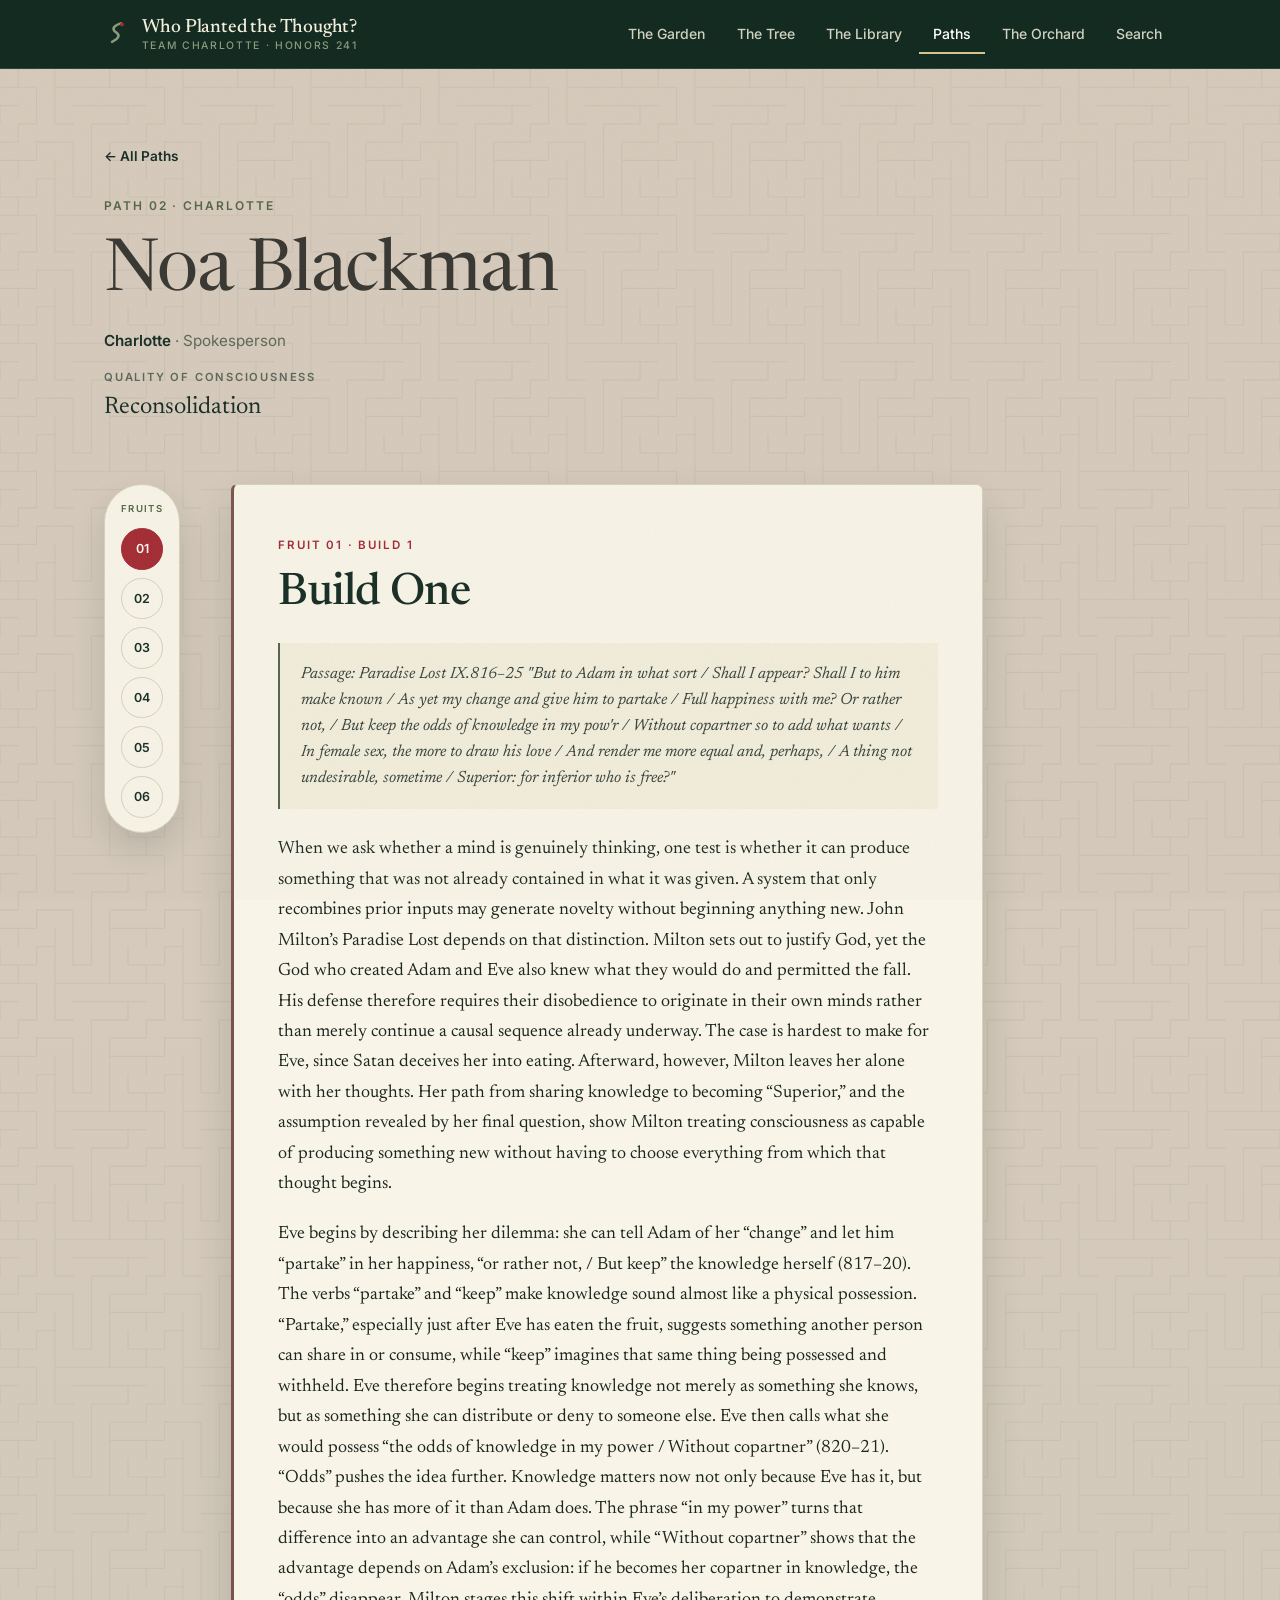
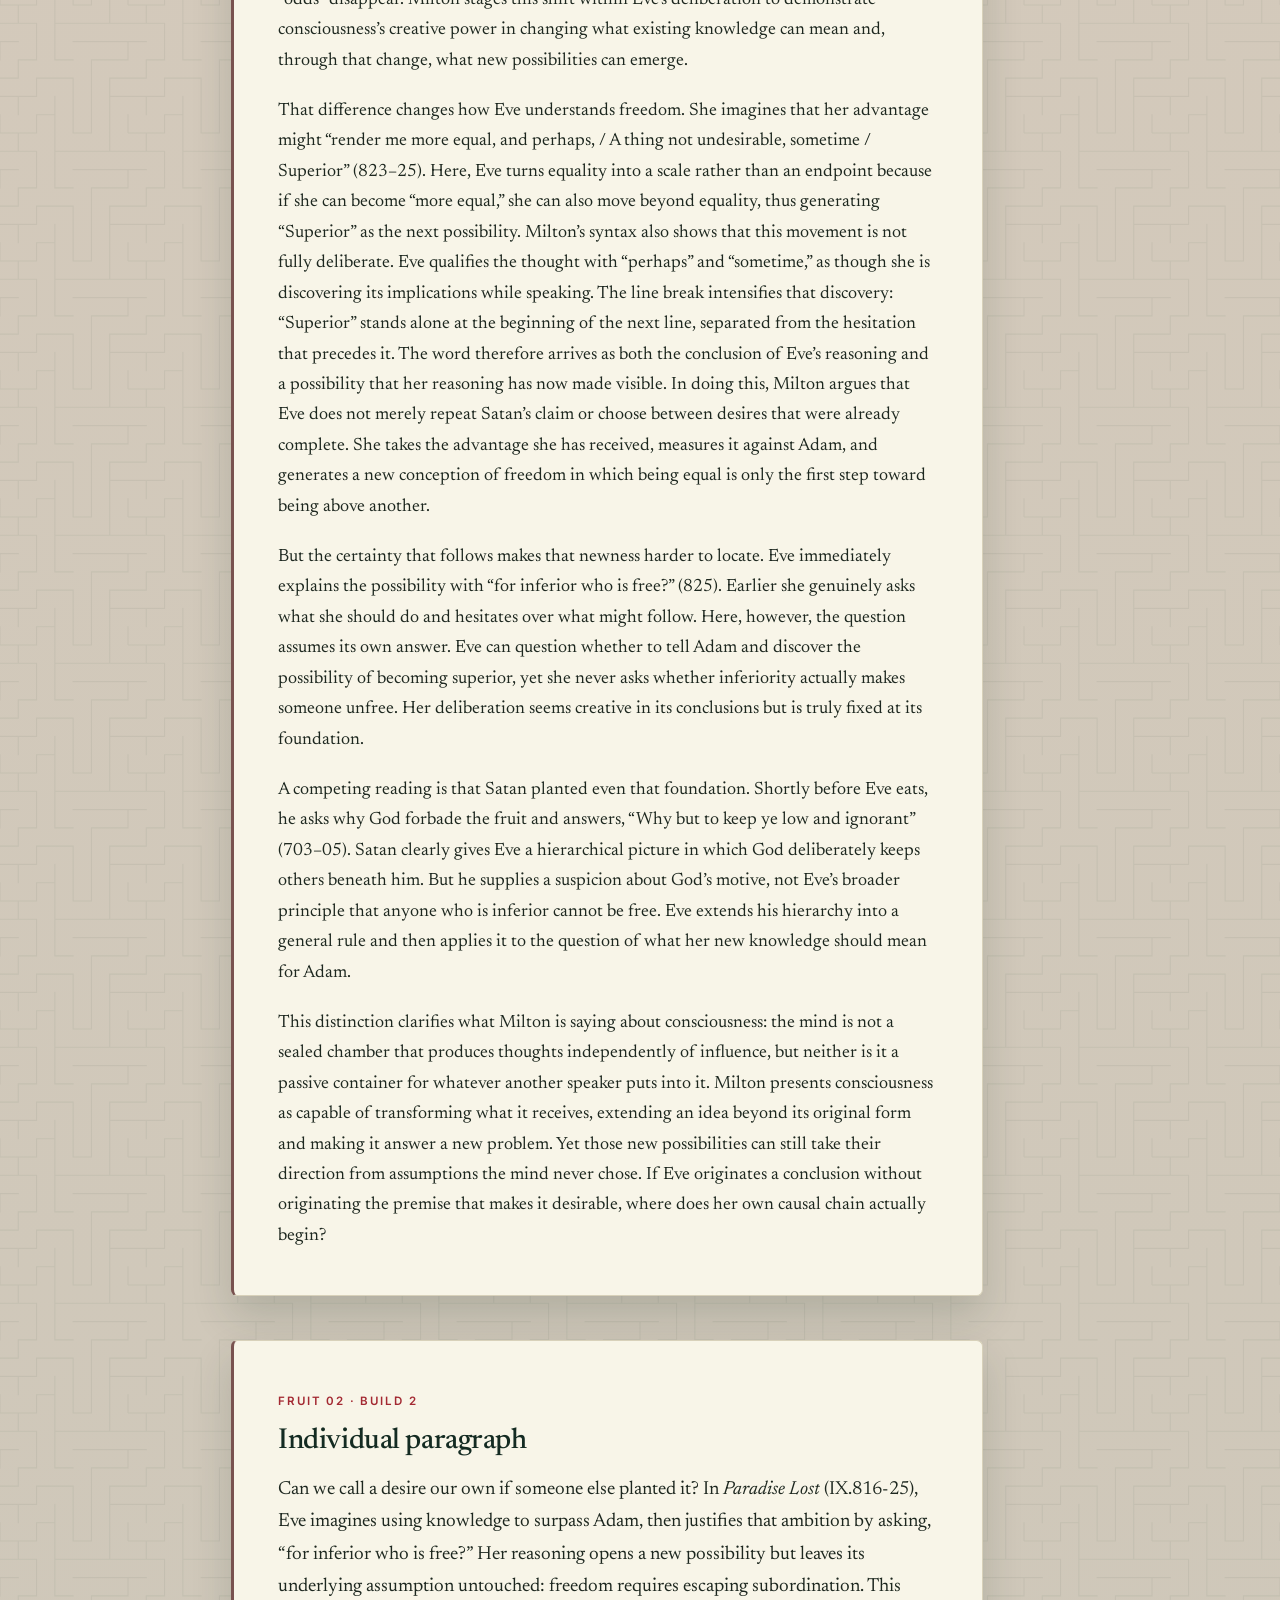
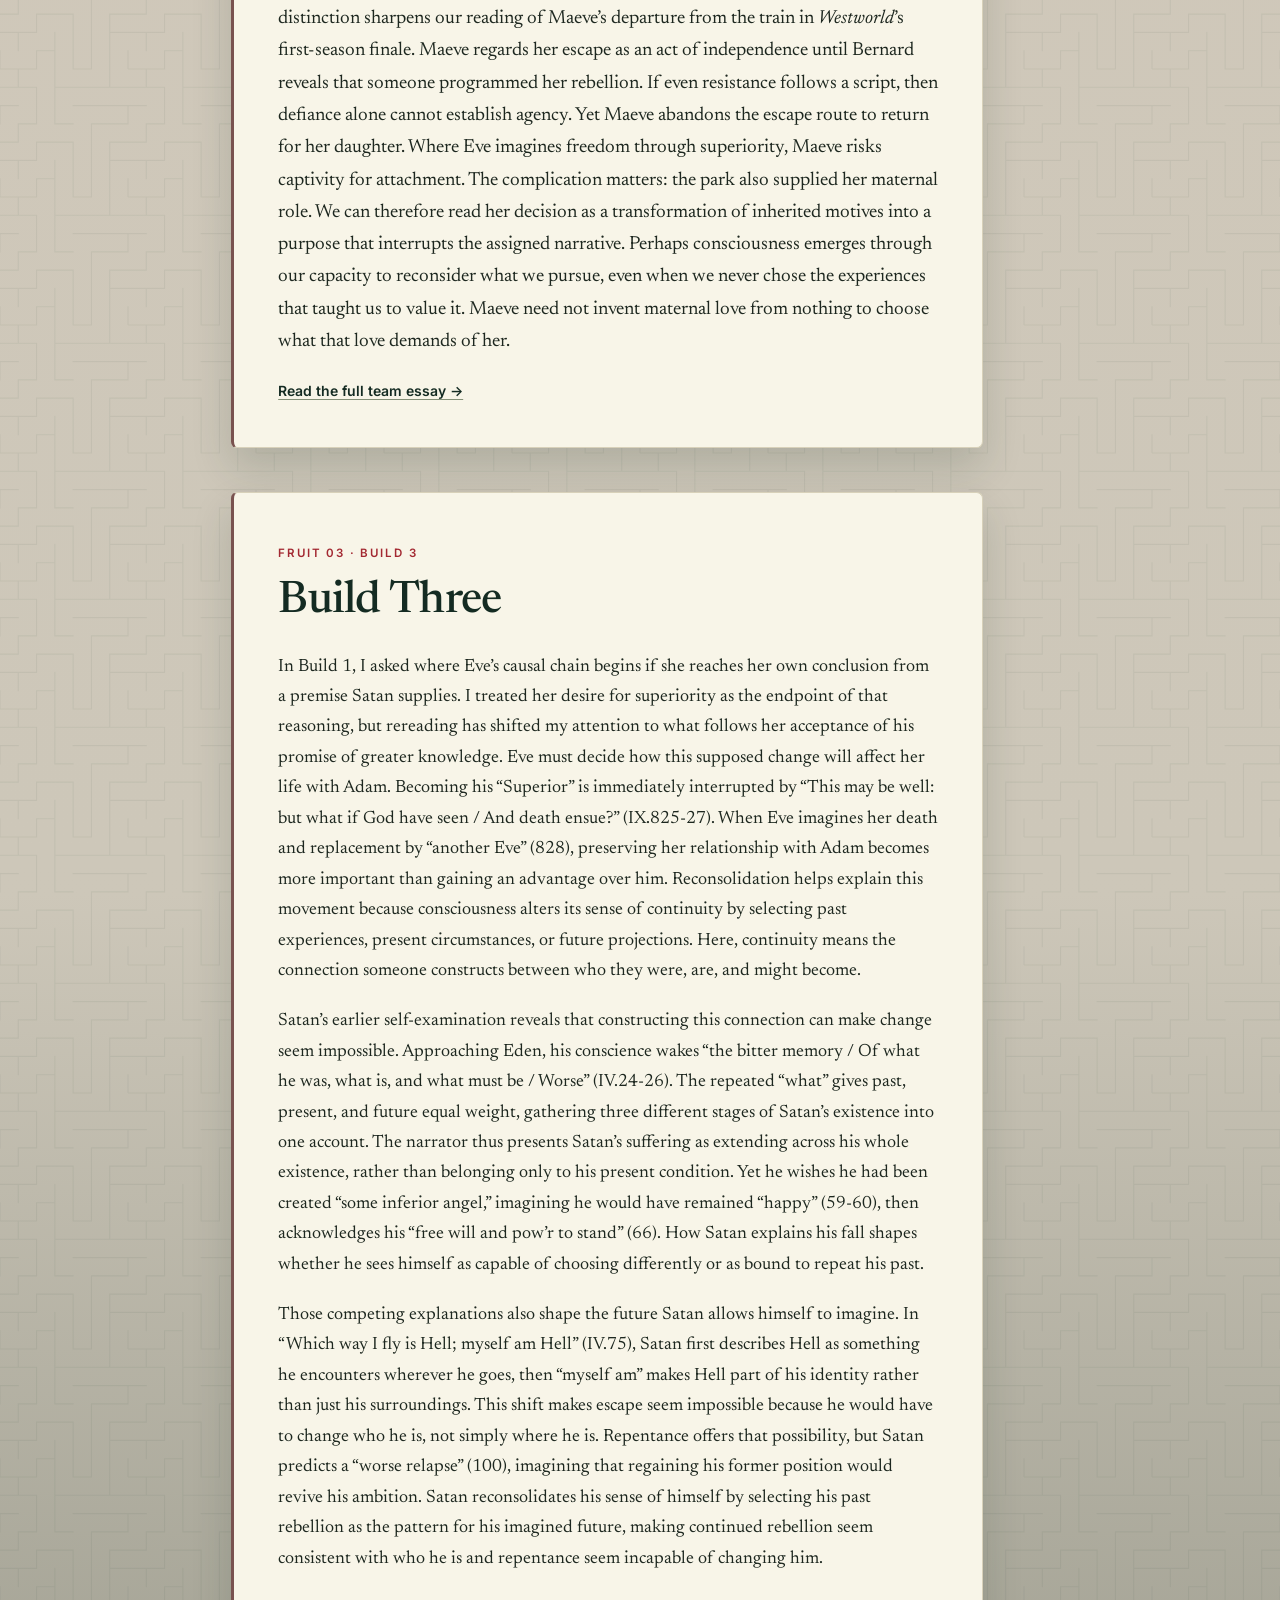
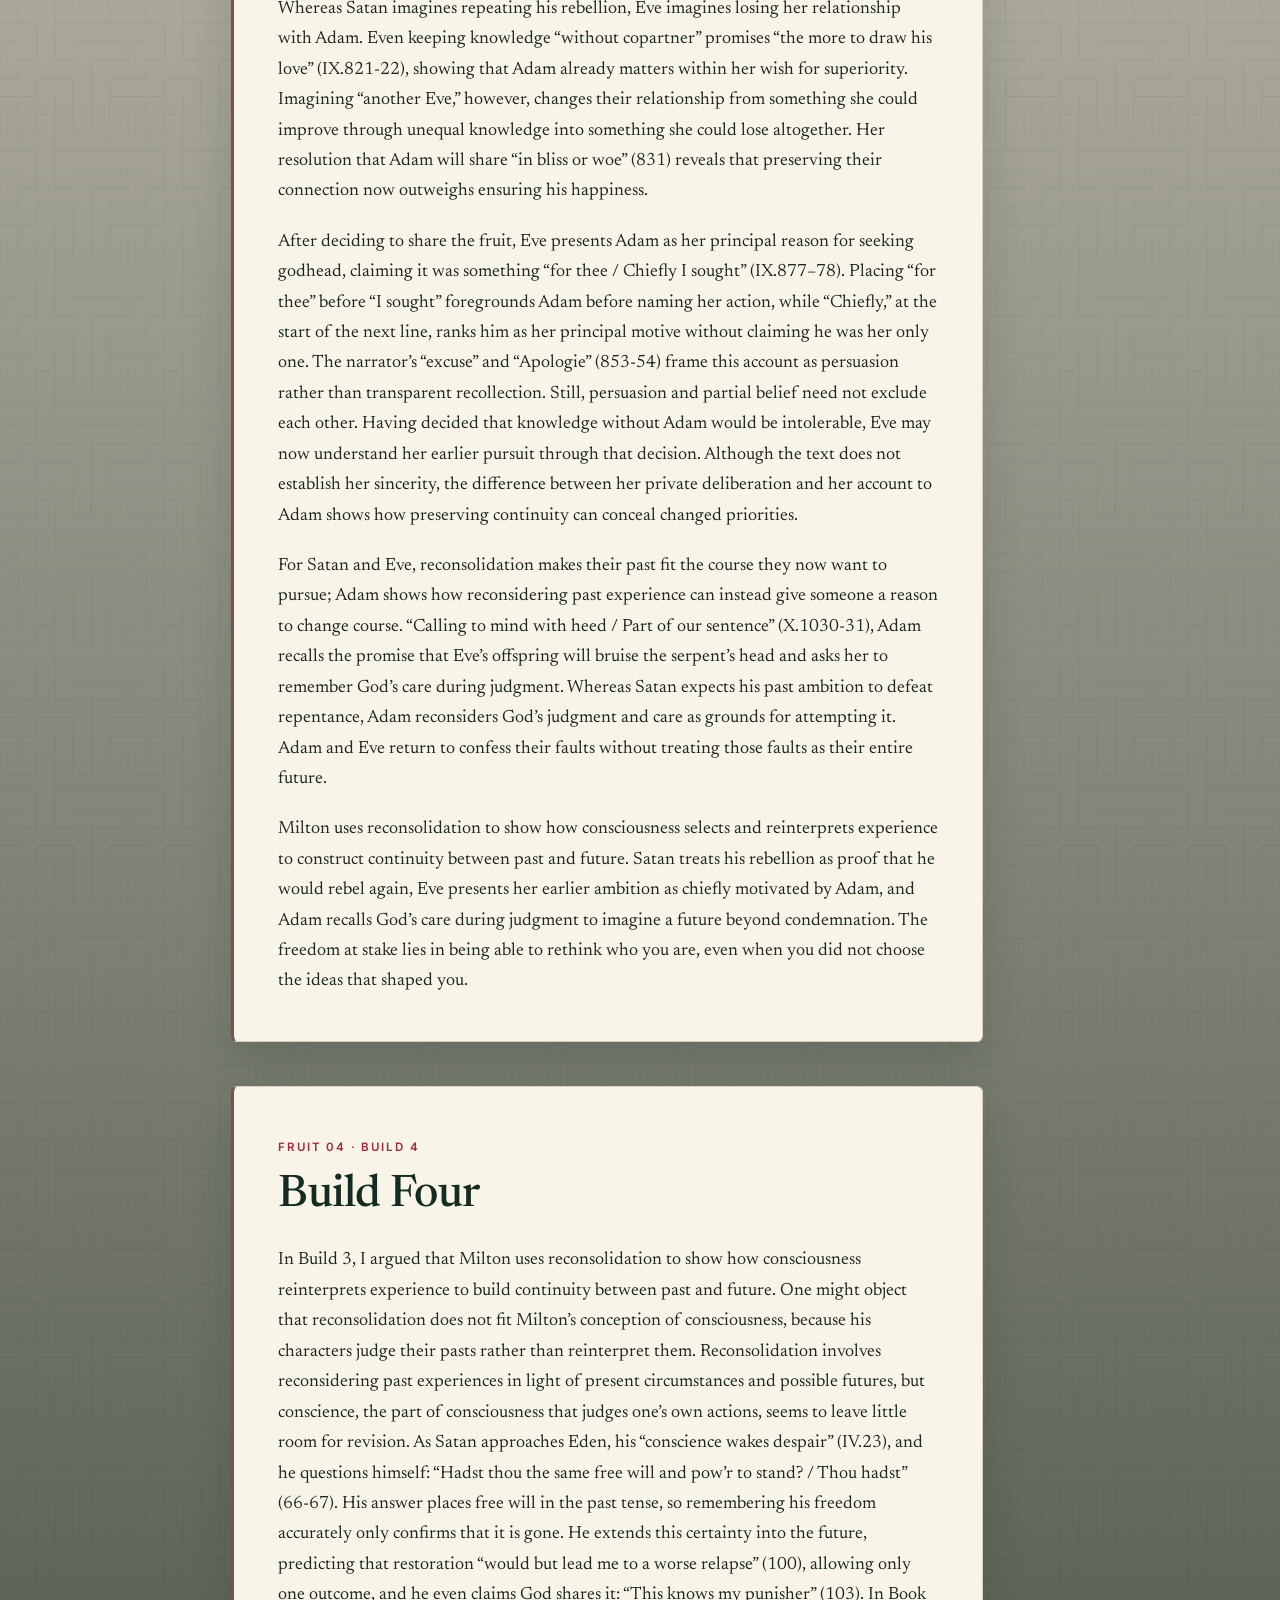
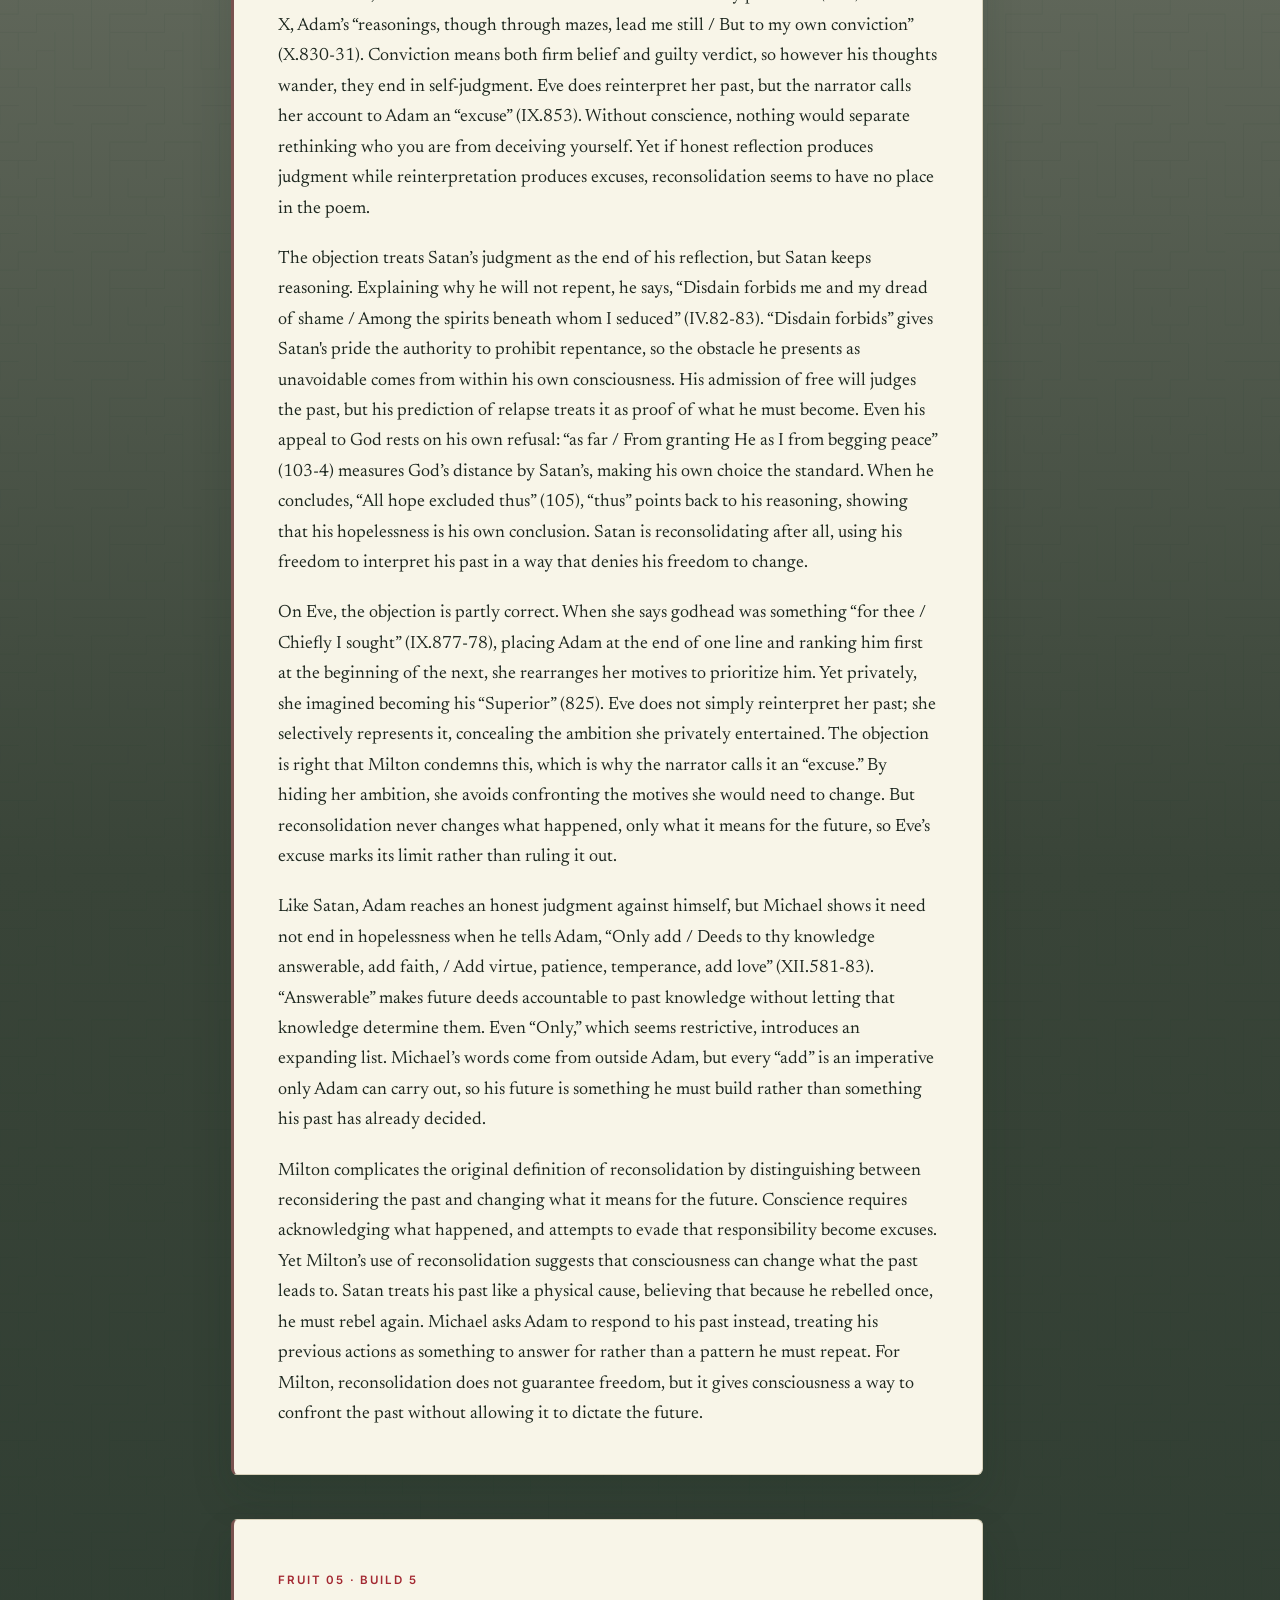
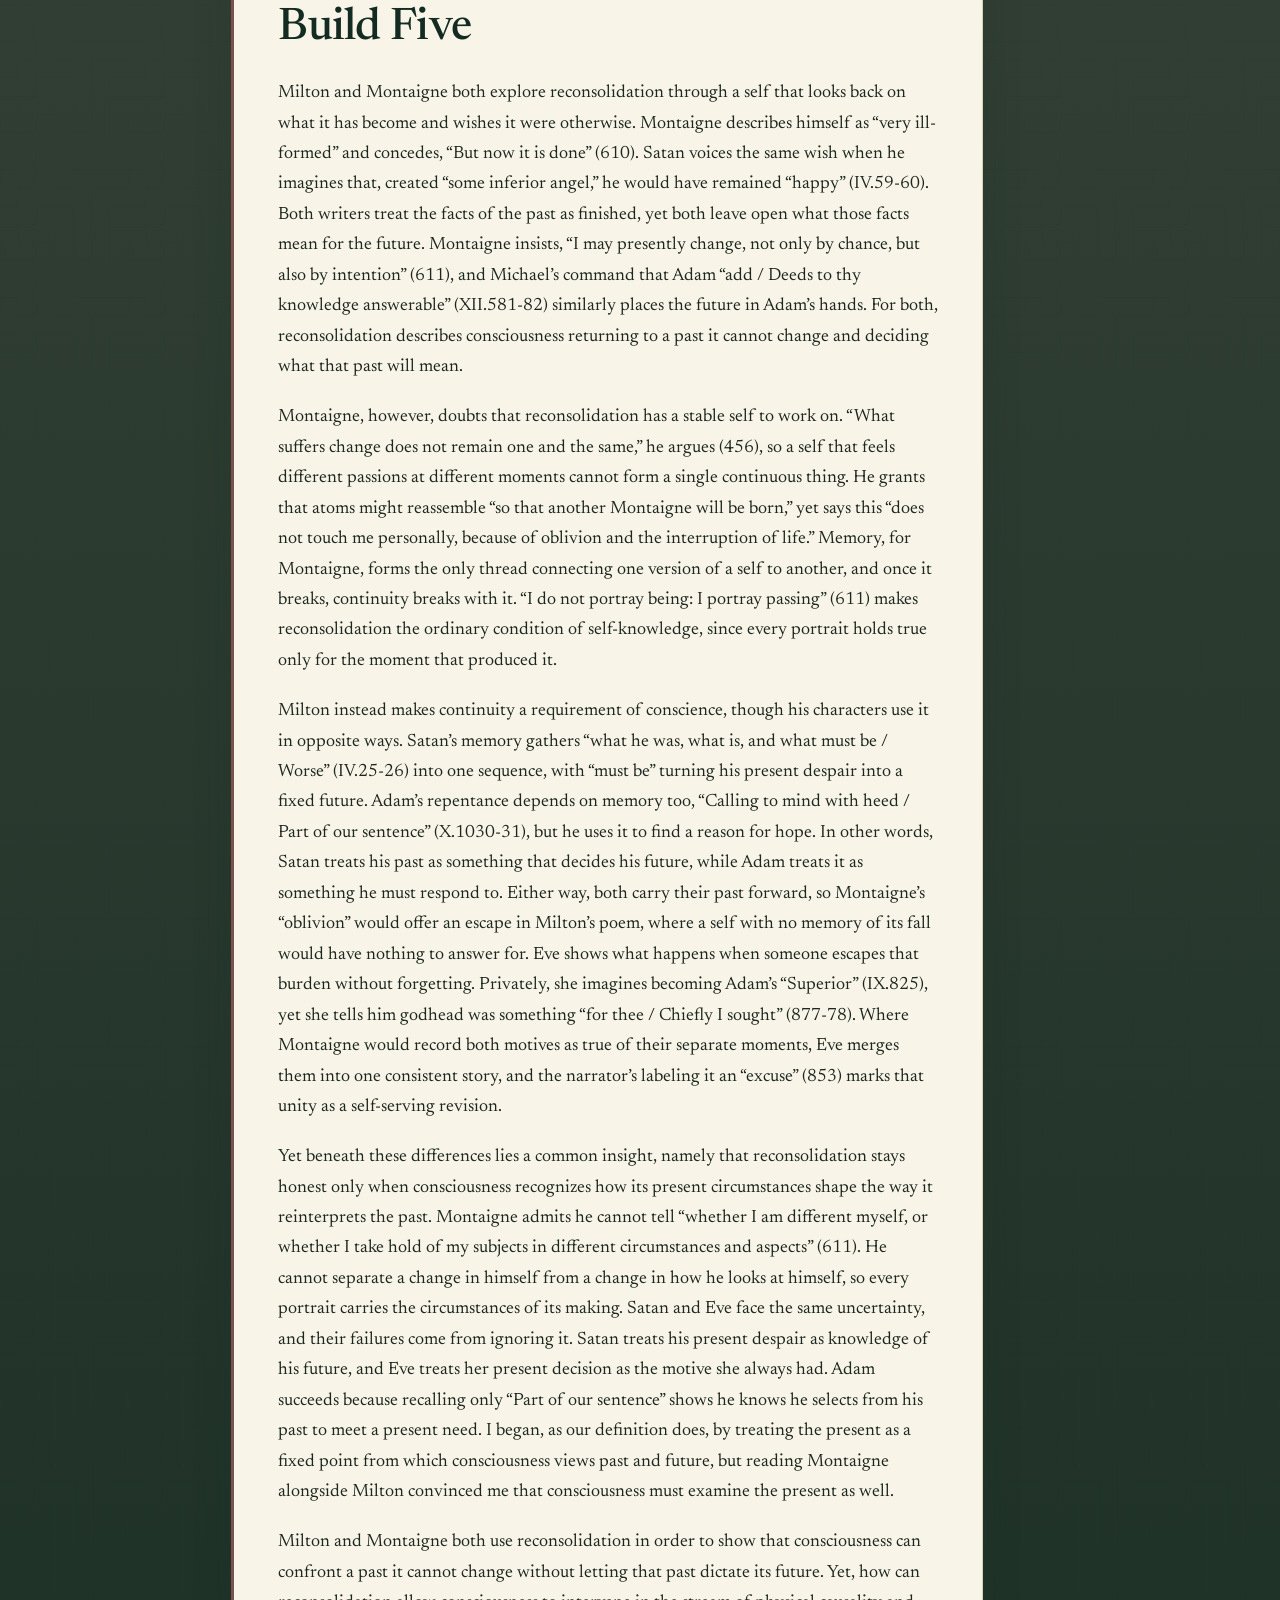
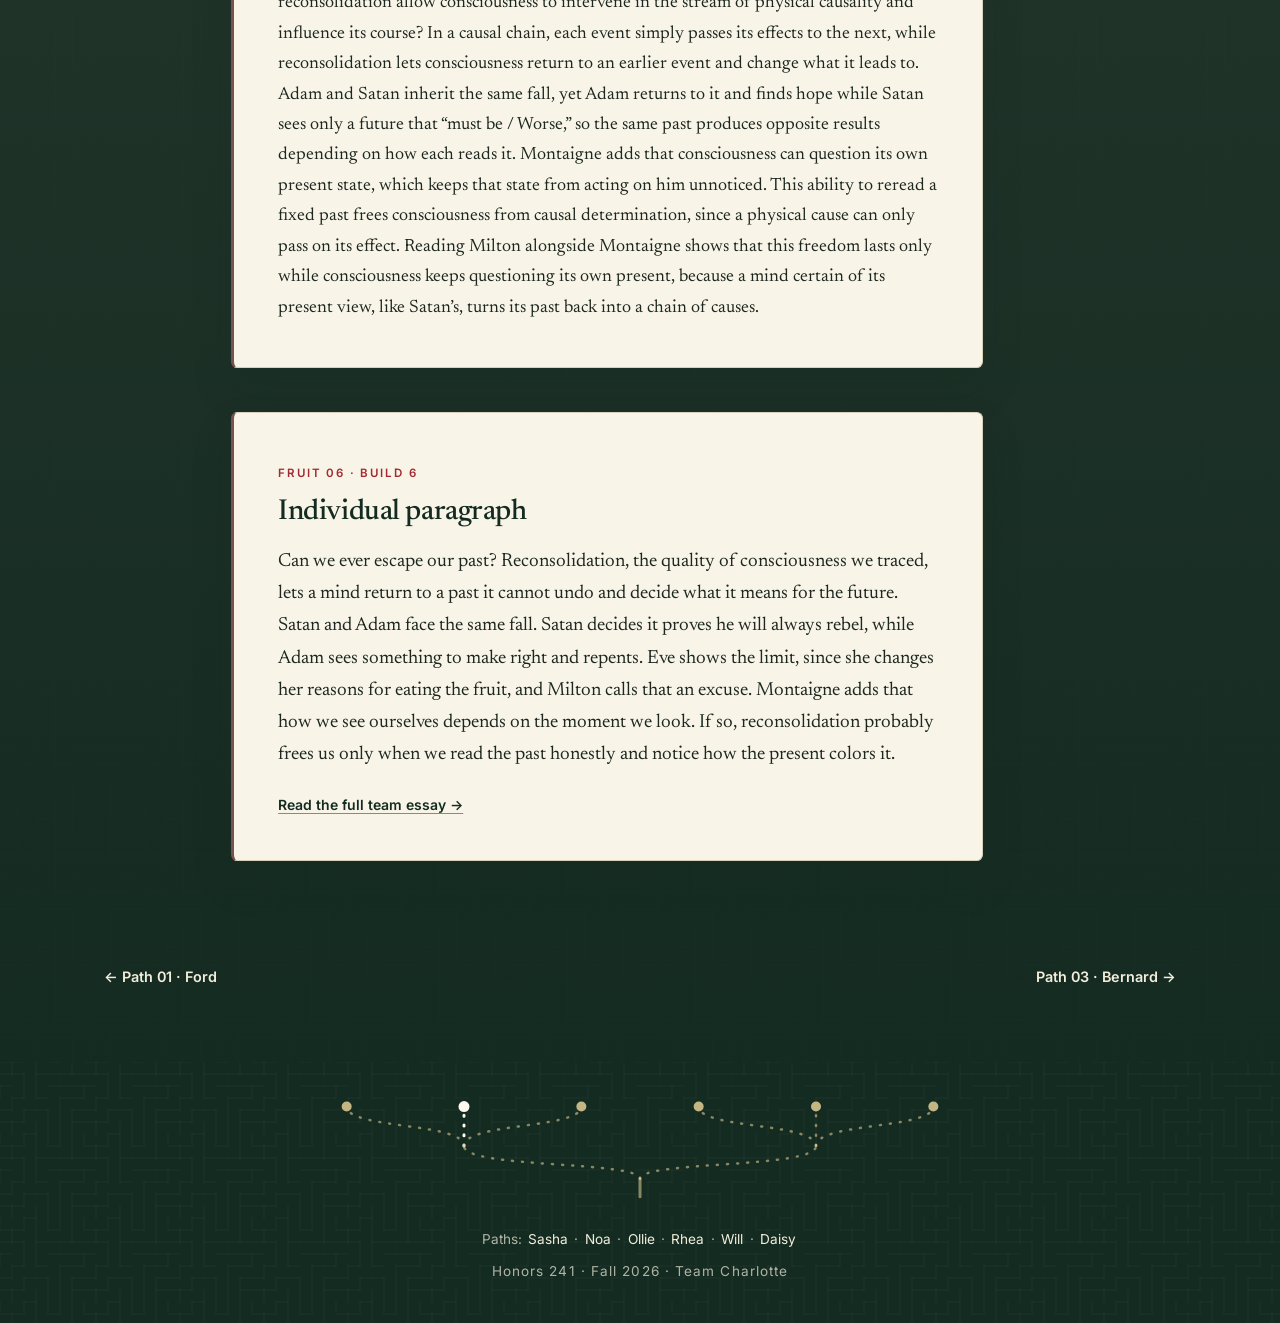
<file: noa.html>
<!DOCTYPE html>
<html lang="en">
<head>
  <meta charset="utf-8">
  <meta name="viewport" content="width=device-width, initial-scale=1">
  <meta name="description" content="Noa Blackman’s path through the garden: Charlotte, spokesperson, Team Charlotte.">
  <title>Path 02 · Charlotte — Noa Blackman</title>
  <link rel="preconnect" href="https://fonts.googleapis.com"><link rel="preconnect" href="https://fonts.gstatic.com" crossorigin><link href="https://fonts.googleapis.com/css2?family=Inter:wght@500;600&amp;family=Newsreader:ital,opsz,wght@0,6..72,400;0,6..72,500;1,6..72,400&amp;display=swap" rel="stylesheet">
  <link rel="stylesheet" href="styles.css?v=39ed6418">
  <script>(function(){var c='js';try{if(/(\/|index\.html)$/.test(location.pathname)&&!location.hash&&!sessionStorage.getItem('arrived')&&!matchMedia('(prefers-reduced-motion: reduce)').matches)c+=' arriving';}catch(e){}document.documentElement.className=c;})();</script>
</head>
<body class="path p-noa">
  <a class="skip-link" href="#main">Skip to main content</a>
  <header class="site-header">
    <div class="wrap">
      <a class="brand" href="index.html"><svg viewBox="0 0 32 32" aria-hidden="true" focusable="false"><path d="M21 3c-9 3-12 7-6 11s3 8-5 12" fill="none" stroke="#8a9b7c" stroke-width="3.2" stroke-linecap="round"/><circle cx="22.5" cy="4.3" r="2.4" fill="#a32932"/></svg><span class="brand-name">Who Planted the Thought?<span class="brand-sub">Team Charlotte · Honors 241</span></span></a>
      <nav class="site-nav" aria-label="Main navigation"><ul><li><a href="index.html">The Garden</a></li><li><a href="index.html#tree">The Tree</a></li><li><a href="library.html">The Library</a></li><li><a href="team.html" aria-current="page">Paths</a></li><li><a href="creative.html">The Orchard</a></li><li><a href="search.html">Search</a></li></ul></nav>
    </div>
  </header>
  <div class="grain" aria-hidden="true"></div><div class="progress" aria-hidden="true"><i></i></div>
  <main id="main">

    <div class="path-top"><div class="wrap">
      <a class="crumb rise now" href="team.html">← All Paths</a>
      <p class="kicker rise now" style="--d:60ms">Path 02 · Charlotte</p>
      <h1 class="rise now" style="--d:140ms">Noa Blackman</h1>
      <p class="role rise now" style="--d:260ms"><b>Charlotte</b> · Spokesperson</p>
      <p class="quality-line rise now" style="--d:340ms"><span>Quality of consciousness</span> Reconsolidation</p>
      
    </div></div>

    <section class="path-sec" aria-label="Fruits"><div class="wrap path-body">
      <nav class="fruit-rail" aria-label="Fruits on this path"><p>Fruits</p><ol><li><a href="#fruit-1" data-rail="1"><span>01</span></a></li><li><a href="#fruit-2" data-rail="2"><span>02</span></a></li><li><a href="#fruit-3" data-rail="3"><span>03</span></a></li><li><a href="#fruit-4" data-rail="4"><span>04</span></a></li><li><a href="#fruit-5" data-rail="5"><span>05</span></a></li><li><a href="#fruit-6" data-rail="6"><span>06</span></a></li></ol></nav>
      <div class="fruit-stack">
      <article class="fruit-card essay" id="fruit-1" data-fruit="1">
        <span class="no">Fruit 01 · Build 1</span>
        <h2>Build One</h2>
        <blockquote class="passage"><p>Passage: Paradise Lost IX.816–25 "But to Adam in what sort / Shall I appear? Shall I to him make known / As yet my change and give him to partake / Full happiness with me? Or rather not, / But keep the odds of knowledge in my pow'r / Without copartner so to add what wants / In female sex, the more to draw his love / And render me more equal and, perhaps, / A thing not undesirable, sometime / Superior: for inferior who is free?"</p></blockquote>
        <p>When we ask whether a mind is genuinely thinking, one test is whether it can produce something that was not already contained in what it was given. A system that only recombines prior inputs may generate novelty without beginning anything new. John Milton’s Paradise Lost depends on that distinction. Milton sets out to justify God, yet the God who created Adam and Eve also knew what they would do and permitted the fall. His defense therefore requires their disobedience to originate in their own minds rather than merely continue a causal sequence already underway. The case is hardest to make for Eve, since Satan deceives her into eating. Afterward, however, Milton leaves her alone with her thoughts. Her path from sharing knowledge to becoming “Superior,” and the assumption revealed by her final question, show Milton treating consciousness as capable of producing something new without having to choose everything from which that thought begins.</p>
        <p>Eve begins by describing her dilemma: she can tell Adam of her “change” and let him “partake” in her happiness, “or rather not, / But keep” the knowledge herself (817–20). The verbs “partake” and “keep” make knowledge sound almost like a physical possession. “Partake,” especially just after Eve has eaten the fruit, suggests something another person can share in or consume, while “keep” imagines that same thing being possessed and withheld. Eve therefore begins treating knowledge not merely as something she knows, but as something she can distribute or deny to someone else. Eve then calls what she would possess “the odds of knowledge in my power / Without copartner” (820–21). “Odds” pushes the idea further. Knowledge matters now not only because Eve has it, but because she has more of it than Adam does. The phrase “in my power” turns that difference into an advantage she can control, while “Without copartner” shows that the advantage depends on Adam’s exclusion: if he becomes her copartner in knowledge, the “odds” disappear. Milton stages this shift within Eve’s deliberation to demonstrate consciousness’s creative power in changing what existing knowledge can mean and, through that change, what new possibilities can emerge.</p>
        <p>That difference changes how Eve understands freedom. She imagines that her advantage might “render me more equal, and perhaps, / A thing not undesirable, sometime / Superior” (823–25). Here, Eve turns equality into a scale rather than an endpoint because if she can become “more equal,” she can also move beyond equality, thus generating “Superior” as the next possibility. Milton’s syntax also shows that this movement is not fully deliberate. Eve qualifies the thought with “perhaps” and “sometime,” as though she is discovering its implications while speaking. The line break intensifies that discovery: “Superior” stands alone at the beginning of the next line, separated from the hesitation that precedes it. The word therefore arrives as both the conclusion of Eve’s reasoning and a possibility that her reasoning has now made visible. In doing this, Milton argues that Eve does not merely repeat Satan’s claim or choose between desires that were already complete. She takes the advantage she has received, measures it against Adam, and generates a new conception of freedom in which being equal is only the first step toward being above another.</p>
        <p>But the certainty that follows makes that newness harder to locate. Eve immediately explains the possibility with “for inferior who is free?” (825). Earlier she genuinely asks what she should do and hesitates over what might follow. Here, however, the question assumes its own answer. Eve can question whether to tell Adam and discover the possibility of becoming superior, yet she never asks whether inferiority actually makes someone unfree. Her deliberation seems creative in its conclusions but is truly fixed at its foundation.</p>
        <p>A competing reading is that Satan planted even that foundation. Shortly before Eve eats, he asks why God forbade the fruit and answers, “Why but to keep ye low and ignorant” (703–05). Satan clearly gives Eve a hierarchical picture in which God deliberately keeps others beneath him. But he supplies a suspicion about God’s motive, not Eve’s broader principle that anyone who is inferior cannot be free. Eve extends his hierarchy into a general rule and then applies it to the question of what her new knowledge should mean for Adam.</p>
        <p>This distinction clarifies what Milton is saying about consciousness: the mind is not a sealed chamber that produces thoughts independently of influence, but neither is it a passive container for whatever another speaker puts into it. Milton presents consciousness as capable of transforming what it receives, extending an idea beyond its original form and making it answer a new problem. Yet those new possibilities can still take their direction from assumptions the mind never chose. If Eve originates a conclusion without originating the premise that makes it desirable, where does her own causal chain actually begin?</p>
      </article>
      <article class="fruit-card" id="fruit-2" data-fruit="2">
        <span class="no">Fruit 02 · Build 2</span>
        <h2>Individual paragraph</h2>
        <p>Can we call a desire our own if someone else planted it? In <cite>Paradise Lost</cite> (IX.816-25), Eve imagines using knowledge to surpass Adam, then justifies that ambition by asking, “for inferior who is free?” Her reasoning opens a new possibility but leaves its underlying assumption untouched: freedom requires escaping subordination. This distinction sharpens our reading of Maeve’s departure from the train in <cite>Westworld</cite>’s first-season finale. Maeve regards her escape as an act of independence until Bernard reveals that someone programmed her rebellion. If even resistance follows a script, then defiance alone cannot establish agency. Yet Maeve abandons the escape route to return for her daughter. Where Eve imagines freedom through superiority, Maeve risks captivity for attachment. The complication matters: the park also supplied her maternal role. We can therefore read her decision as a transformation of inherited motives into a purpose that interrupts the assigned narrative. Perhaps consciousness emerges through our capacity to reconsider what we pursue, even when we never chose the experiences that taught us to value it. Maeve need not invent maternal love from nothing to choose what that love demands of her.</p>
        <p class="more"><a href="build-2.html">Read the full team essay →</a></p>
      </article>
      <article class="fruit-card essay" id="fruit-3" data-fruit="3">
        <span class="no">Fruit 03 · Build 3</span>
        <h2>Build Three</h2>
        <p>In Build 1, I asked where Eve’s causal chain begins if she reaches her own conclusion from a premise Satan supplies. I treated her desire for superiority as the endpoint of that reasoning, but rereading has shifted my attention to what follows her acceptance of his promise of greater knowledge. Eve must decide how this supposed change will affect her life with Adam. Becoming his “Superior” is immediately interrupted by “This may be well: but what if God have seen / And death ensue?” (IX.825-27). When Eve imagines her death and replacement by “another Eve” (828), preserving her relationship with Adam becomes more important than gaining an advantage over him. Reconsolidation helps explain this movement because consciousness alters its sense of continuity by selecting past experiences, present circumstances, or future projections. Here, continuity means the connection someone constructs between who they were, are, and might become.</p>
        <p>Satan’s earlier self-examination reveals that constructing this connection can make change seem impossible. Approaching Eden, his conscience wakes “the bitter memory / Of what he was, what is, and what must be / Worse” (IV.24-26). The repeated “what” gives past, present, and future equal weight, gathering three different stages of Satan’s existence into one account. The narrator thus presents Satan’s suffering as extending across his whole existence, rather than belonging only to his present condition. Yet he wishes he had been created “some inferior angel,” imagining he would have remained “happy” (59-60), then acknowledges his “free will and pow’r to stand” (66). How Satan explains his fall shapes whether he sees himself as capable of choosing differently or as bound to repeat his past.</p>
        <p>Those competing explanations also shape the future Satan allows himself to imagine. In “Which way I fly is Hell; myself am Hell” (IV.75), Satan first describes Hell as something he encounters wherever he goes, then “myself am” makes Hell part of his identity rather than just his surroundings. This shift makes escape seem impossible because he would have to change who he is, not simply where he is. Repentance offers that possibility, but Satan predicts a “worse relapse” (100), imagining that regaining his former position would revive his ambition. Satan reconsolidates his sense of himself by selecting his past rebellion as the pattern for his imagined future, making continued rebellion seem consistent with who he is and repentance seem incapable of changing him.</p>
        <p>Whereas Satan imagines repeating his rebellion, Eve imagines losing her relationship with Adam. Even keeping knowledge “without copartner” promises “the more to draw his love” (IX.821-22), showing that Adam already matters within her wish for superiority. Imagining “another Eve,” however, changes their relationship from something she could improve through unequal knowledge into something she could lose altogether. Her resolution that Adam will share “in bliss or woe” (831) reveals that preserving their connection now outweighs ensuring his happiness.</p>
        <p>After deciding to share the fruit, Eve presents Adam as her principal reason for seeking godhead, claiming it was something “for thee / Chiefly I sought” (IX.877–78). Placing “for thee” before “I sought” foregrounds Adam before naming her action, while “Chiefly,” at the start of the next line, ranks him as her principal motive without claiming he was her only one. The narrator’s “excuse” and “Apologie” (853-54) frame this account as persuasion rather than transparent recollection. Still, persuasion and partial belief need not exclude each other. Having decided that knowledge without Adam would be intolerable, Eve may now understand her earlier pursuit through that decision. Although the text does not establish her sincerity, the difference between her private deliberation and her account to Adam shows how preserving continuity can conceal changed priorities.</p>
        <p>For Satan and Eve, reconsolidation makes their past fit the course they now want to pursue; Adam shows how reconsidering past experience can instead give someone a reason to change course. “Calling to mind with heed / Part of our sentence” (X.1030-31), Adam recalls the promise that Eve’s offspring will bruise the serpent’s head and asks her to remember God’s care during judgment. Whereas Satan expects his past ambition to defeat repentance, Adam reconsiders God’s judgment and care as grounds for attempting it. Adam and Eve return to confess their faults without treating those faults as their entire future.</p>
        <p>Milton uses reconsolidation to show how consciousness selects and reinterprets experience to construct continuity between past and future. Satan treats his rebellion as proof that he would rebel again, Eve presents her earlier ambition as chiefly motivated by Adam, and Adam recalls God’s care during judgment to imagine a future beyond condemnation. The freedom at stake lies in being able to rethink who you are, even when you did not choose the ideas that shaped you.</p>
      </article>
      <article class="fruit-card essay" id="fruit-4" data-fruit="4">
        <span class="no">Fruit 04 · Build 4</span>
        <h2>Build Four</h2>
        <p>In Build 3, I argued that Milton uses reconsolidation to show how consciousness reinterprets experience to build continuity between past and future. One might object that reconsolidation does not fit Milton’s conception of consciousness, because his characters judge their pasts rather than reinterpret them. Reconsolidation involves reconsidering past experiences in light of present circumstances and possible futures, but conscience, the part of consciousness that judges one’s own actions, seems to leave little room for revision. As Satan approaches Eden, his “conscience wakes despair” (IV.23), and he questions himself: “Hadst thou the same free will and pow’r to stand? / Thou hadst” (66-67). His answer places free will in the past tense, so remembering his freedom accurately only confirms that it is gone. He extends this certainty into the future, predicting that restoration “would but lead me to a worse relapse” (100), allowing only one outcome, and he even claims God shares it: “This knows my punisher” (103). In Book X, Adam’s “reasonings, though through mazes, lead me still / But to my own conviction” (X.830-31). Conviction means both firm belief and guilty verdict, so however his thoughts wander, they end in self-judgment. Eve does reinterpret her past, but the narrator calls her account to Adam an “excuse” (IX.853). Without conscience, nothing would separate rethinking who you are from deceiving yourself. Yet if honest reflection produces judgment while reinterpretation produces excuses, reconsolidation seems to have no place in the poem.</p>
        <p>The objection treats Satan’s judgment as the end of his reflection, but Satan keeps reasoning. Explaining why he will not repent, he says, “Disdain forbids me and my dread of shame / Among the spirits beneath whom I seduced” (IV.82-83). “Disdain forbids” gives Satan's pride the authority to prohibit repentance, so the obstacle he presents as unavoidable comes from within his own consciousness. His admission of free will judges the past, but his prediction of relapse treats it as proof of what he must become. Even his appeal to God rests on his own refusal: “as far / From granting He as I from begging peace” (103-4) measures God’s distance by Satan’s, making his own choice the standard. When he concludes, “All hope excluded thus” (105), “thus” points back to his reasoning, showing that his hopelessness is his own conclusion. Satan is reconsolidating after all, using his freedom to interpret his past in a way that denies his freedom to change.</p>
        <p>On Eve, the objection is partly correct. When she says godhead was something “for thee / Chiefly I sought” (IX.877-78), placing Adam at the end of one line and ranking him first at the beginning of the next, she rearranges her motives to prioritize him. Yet privately, she imagined becoming his “Superior” (825). Eve does not simply reinterpret her past; she selectively represents it, concealing the ambition she privately entertained. The objection is right that Milton condemns this, which is why the narrator calls it an “excuse.” By hiding her ambition, she avoids confronting the motives she would need to change. But reconsolidation never changes what happened, only what it means for the future, so Eve’s excuse marks its limit rather than ruling it out.</p>
        <p>Like Satan, Adam reaches an honest judgment against himself, but Michael shows it need not end in hopelessness when he tells Adam, “Only add / Deeds to thy knowledge answerable, add faith, / Add virtue, patience, temperance, add love” (XII.581-83). “Answerable” makes future deeds accountable to past knowledge without letting that knowledge determine them. Even “Only,” which seems restrictive, introduces an expanding list. Michael’s words come from outside Adam, but every “add” is an imperative only Adam can carry out, so his future is something he must build rather than something his past has already decided.</p>
        <p>Milton complicates the original definition of reconsolidation by distinguishing between reconsidering the past and changing what it means for the future. Conscience requires acknowledging what happened, and attempts to evade that responsibility become excuses. Yet Milton’s use of reconsolidation suggests that consciousness can change what the past leads to. Satan treats his past like a physical cause, believing that because he rebelled once, he must rebel again. Michael asks Adam to respond to his past instead, treating his previous actions as something to answer for rather than a pattern he must repeat. For Milton, reconsolidation does not guarantee freedom, but it gives consciousness a way to confront the past without allowing it to dictate the future.</p>
      </article>
      <article class="fruit-card essay" id="fruit-5" data-fruit="5">
        <span class="no">Fruit 05 · Build 5</span>
        <h2>Build Five</h2>
        <p>Milton and Montaigne both explore reconsolidation through a self that looks back on what it has become and wishes it were otherwise. Montaigne describes himself as “very ill-formed” and concedes, “But now it is done” (610). Satan voices the same wish when he imagines that, created “some inferior angel,” he would have remained “happy” (IV.59-60). Both writers treat the facts of the past as finished, yet both leave open what those facts mean for the future. Montaigne insists, “I may presently change, not only by chance, but also by intention” (611), and Michael’s command that Adam “add / Deeds to thy knowledge answerable” (XII.581-82) similarly places the future in Adam’s hands. For both, reconsolidation describes consciousness returning to a past it cannot change and deciding what that past will mean.</p>
        <p>Montaigne, however, doubts that reconsolidation has a stable self to work on. “What suffers change does not remain one and the same,” he argues (456), so a self that feels different passions at different moments cannot form a single continuous thing. He grants that atoms might reassemble “so that another Montaigne will be born,” yet says this “does not touch me personally, because of oblivion and the interruption of life.” Memory, for Montaigne, forms the only thread connecting one version of a self to another, and once it breaks, continuity breaks with it. “I do not portray being: I portray passing” (611) makes reconsolidation the ordinary condition of self-knowledge, since every portrait holds true only for the moment that produced it.</p>
        <p>Milton instead makes continuity a requirement of conscience, though his characters use it in opposite ways. Satan’s memory gathers “what he was, what is, and what must be / Worse” (IV.25-26) into one sequence, with “must be” turning his present despair into a fixed future. Adam’s repentance depends on memory too, “Calling to mind with heed / Part of our sentence” (X.1030-31), but he uses it to find a reason for hope. In other words, Satan treats his past as something that decides his future, while Adam treats it as something he must respond to. Either way, both carry their past forward, so Montaigne’s “oblivion” would offer an escape in Milton’s poem, where a self with no memory of its fall would have nothing to answer for. Eve shows what happens when someone escapes that burden without forgetting. Privately, she imagines becoming Adam’s “Superior” (IX.825), yet she tells him godhead was something “for thee / Chiefly I sought” (877-78). Where Montaigne would record both motives as true of their separate moments, Eve merges them into one consistent story, and the narrator’s labeling it an “excuse” (853) marks that unity as a self-serving revision.</p>
        <p>Yet beneath these differences lies a common insight, namely that reconsolidation stays honest only when consciousness recognizes how its present circumstances shape the way it reinterprets the past. Montaigne admits he cannot tell “whether I am different myself, or whether I take hold of my subjects in different circumstances and aspects” (611). He cannot separate a change in himself from a change in how he looks at himself, so every portrait carries the circumstances of its making. Satan and Eve face the same uncertainty, and their failures come from ignoring it. Satan treats his present despair as knowledge of his future, and Eve treats her present decision as the motive she always had. Adam succeeds because recalling only “Part of our sentence” shows he knows he selects from his past to meet a present need. I began, as our definition does, by treating the present as a fixed point from which consciousness views past and future, but reading Montaigne alongside Milton convinced me that consciousness must examine the present as well.</p>
        <p>Milton and Montaigne both use reconsolidation in order to show that consciousness can confront a past it cannot change without letting that past dictate its future. Yet, how can reconsolidation allow consciousness to intervene in the stream of physical causality and influence its course? In a causal chain, each event simply passes its effects to the next, while reconsolidation lets consciousness return to an earlier event and change what it leads to. Adam and Satan inherit the same fall, yet Adam returns to it and finds hope while Satan sees only a future that “must be / Worse,” so the same past produces opposite results depending on how each reads it. Montaigne adds that consciousness can question its own present state, which keeps that state from acting on him unnoticed. This ability to reread a fixed past frees consciousness from causal determination, since a physical cause can only pass on its effect. Reading Milton alongside Montaigne shows that this freedom lasts only while consciousness keeps questioning its own present, because a mind certain of its present view, like Satan’s, turns its past back into a chain of causes.</p>
      </article>
      <article class="fruit-card" id="fruit-6" data-fruit="6">
        <span class="no">Fruit 06 · Build 6</span>
        <h2>Individual paragraph</h2>
        <p>Can we ever escape our past? Reconsolidation, the quality of consciousness we traced, lets a mind return to a past it cannot undo and decide what it means for the future. Satan and Adam face the same fall. Satan decides it proves he will always rebel, while Adam sees something to make right and repents. Eve shows the limit, since she changes her reasons for eating the fruit, and Milton calls that an excuse. Montaigne adds that how we see ourselves depends on the moment we look. If so, reconsolidation probably frees us only when we read the past honestly and notice how the present colors it.</p>
        <p class="more"><a href="build-6.html">Read the full team essay →</a></p>
      </article>
      </div>
    </div></section>

    <!-- LEAVES (journal). Hidden until there are entries. To add them, paste this block
         here and fill it with the member's own text, oldest first:
    <section class="path-sec leaves" aria-labelledby="leaves-title"><div class="wrap">
      <p class="kicker">Leaves</p>
      <h2 id="leaves-title">The path so far</h2>
      <ol class="leaf-list">
        <li class="leaf"><span class="no">Leaf 01</span><h3>TITLE</h3><p>TEXT</p></li>
      </ol>
    </div></section>
    -->

    <nav class="path-next wrap" aria-label="Other paths"><a href="sasha.html">← Path 01 · Ford</a><a href="oliver.html">Path 03 · Bernard →</a></nav>
  </main>
  <footer class="site-footer">
    <div class="leaf-fall" aria-hidden="true" data-live><i style="--x:19%;--s:15px;--t:19s;--w:-10s;--dx:-40px;--r:551deg;--c:#6b7f5e"></i><i style="--x:49%;--s:12px;--t:13s;--w:-7s;--dx:12px;--r:-312deg;--c:#6b7f5e"></i><i style="--x:87%;--s:15px;--t:17s;--w:-20s;--dx:38px;--r:482deg;--c:#526447"></i><i style="--x:90%;--s:14px;--t:19s;--w:-13s;--dx:61px;--r:-316deg;--c:#526447"></i><i style="--x:15%;--s:16px;--t:17s;--w:-11s;--dx:-22px;--r:314deg;--c:#526447"></i><i style="--x:46%;--s:16px;--t:14s;--w:-4s;--dx:24px;--r:-304deg;--c:#748a66"></i><i style="--x:54%;--s:13px;--t:16s;--w:-3s;--dx:5px;--r:391deg;--c:#748a66"></i></div>
    <div class="wrap">
      <svg class="trails rejoin" viewBox="0 0 1200 170" preserveAspectRatio="none" aria-hidden="true" data-reveal><g transform="translate(0 170) scale(1 -1)"><path class="trunk" d="M600 2V34"/><path d="M600 34C600 66 300 52 300 92"/><path d="M600 34C600 66 900 52 900 92"/><path class="t" d="M300 92C300 134 100 122 100 162"/><path class="end" d="M100 162h0.01"/><path class="t me" d="M300 92C300 134 300 122 300 162"/><path class="end me" d="M300 162h0.01"/><path class="t" d="M300 92C300 134 500 122 500 162"/><path class="end" d="M500 162h0.01"/><path class="t" d="M900 92C900 134 700 122 700 162"/><path class="end" d="M700 162h0.01"/><path class="t" d="M900 92C900 134 900 122 900 162"/><path class="end" d="M900 162h0.01"/><path class="t" d="M900 92C900 134 1100 122 1100 162"/><path class="end" d="M1100 162h0.01"/></g></svg><p class="foot-paths">Paths: <a href="sasha.html">Sasha</a> · <a href="noa.html">Noa</a> · <a href="oliver.html">Ollie</a> · <a href="rhea.html">Rhea</a> · <a href="will.html">Will</a> · <a href="daisy.html">Daisy</a></p>
      <p class="foot-line">Honors 241 · Fall 2026 · Team Charlotte</p>
    </div>
  </footer>
  <script src="motion.js?v=8ec97466" defer></script>
</body>
</html>
</file>
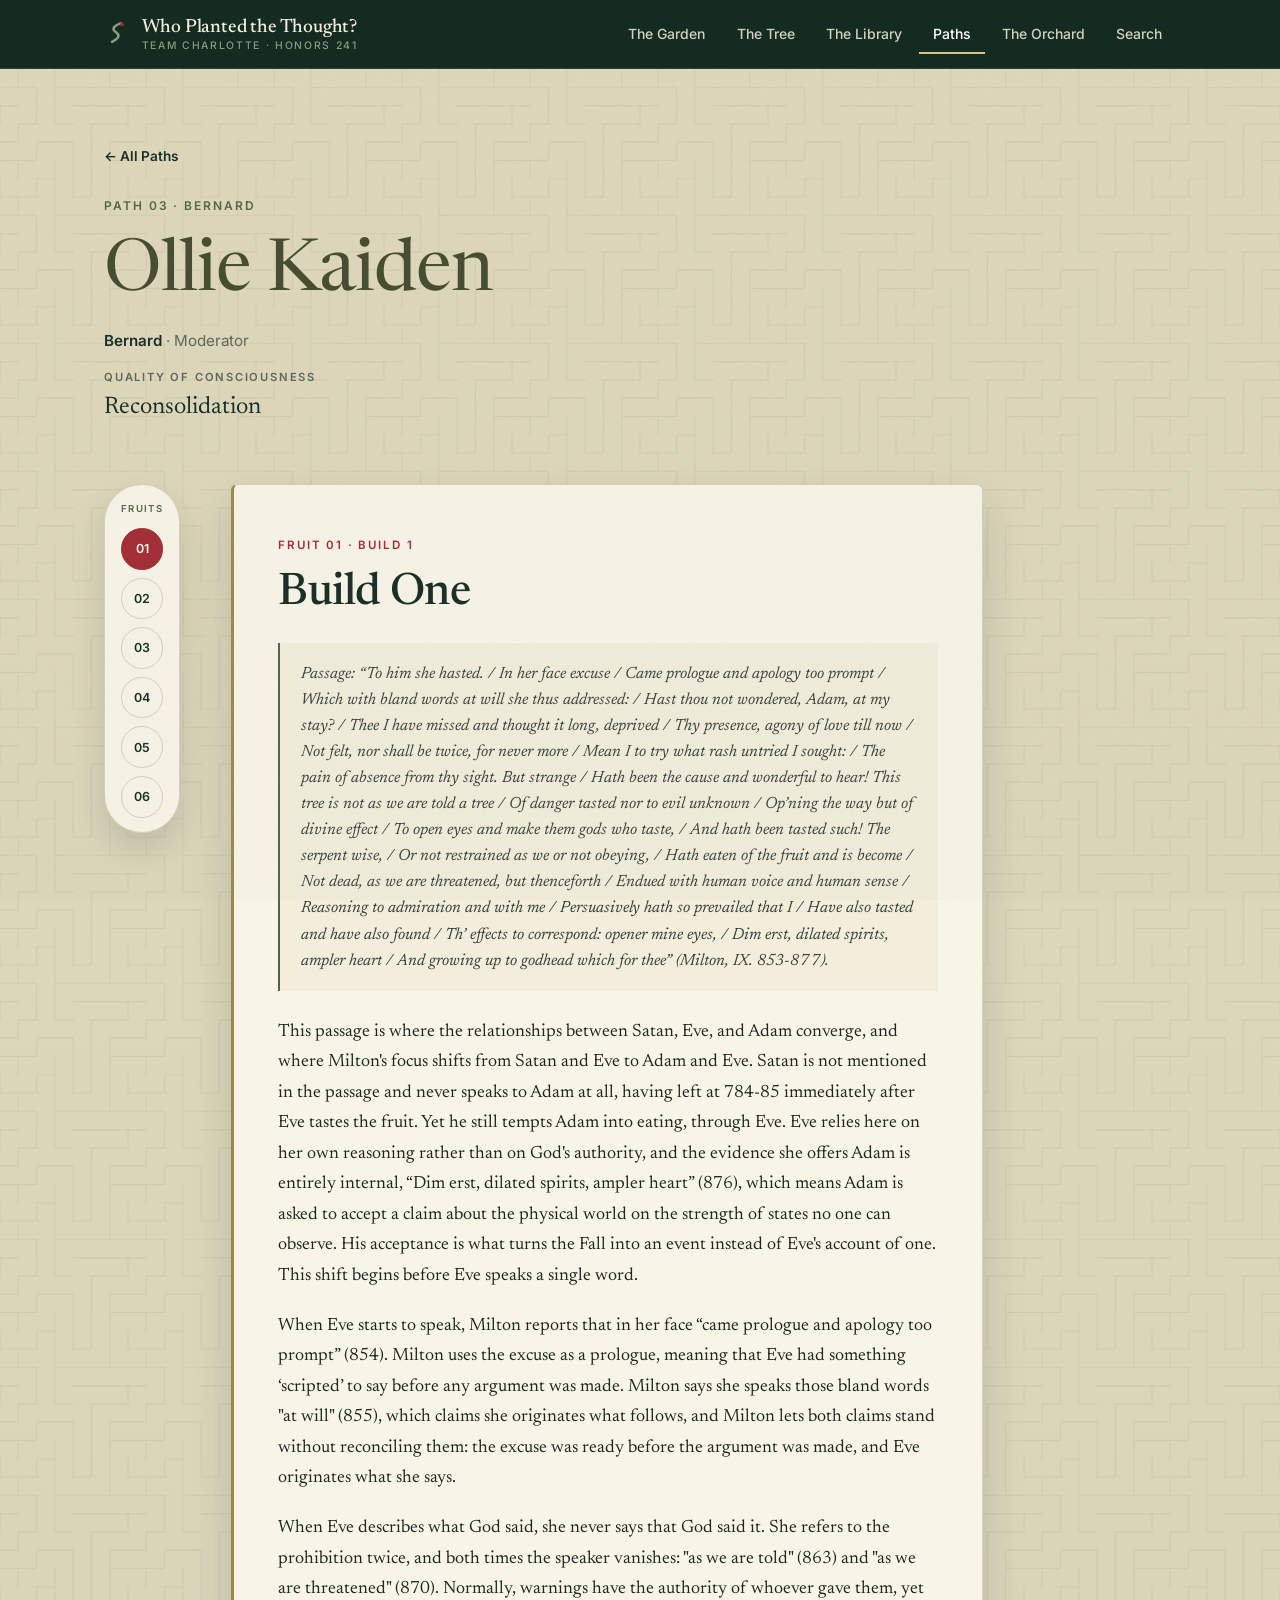
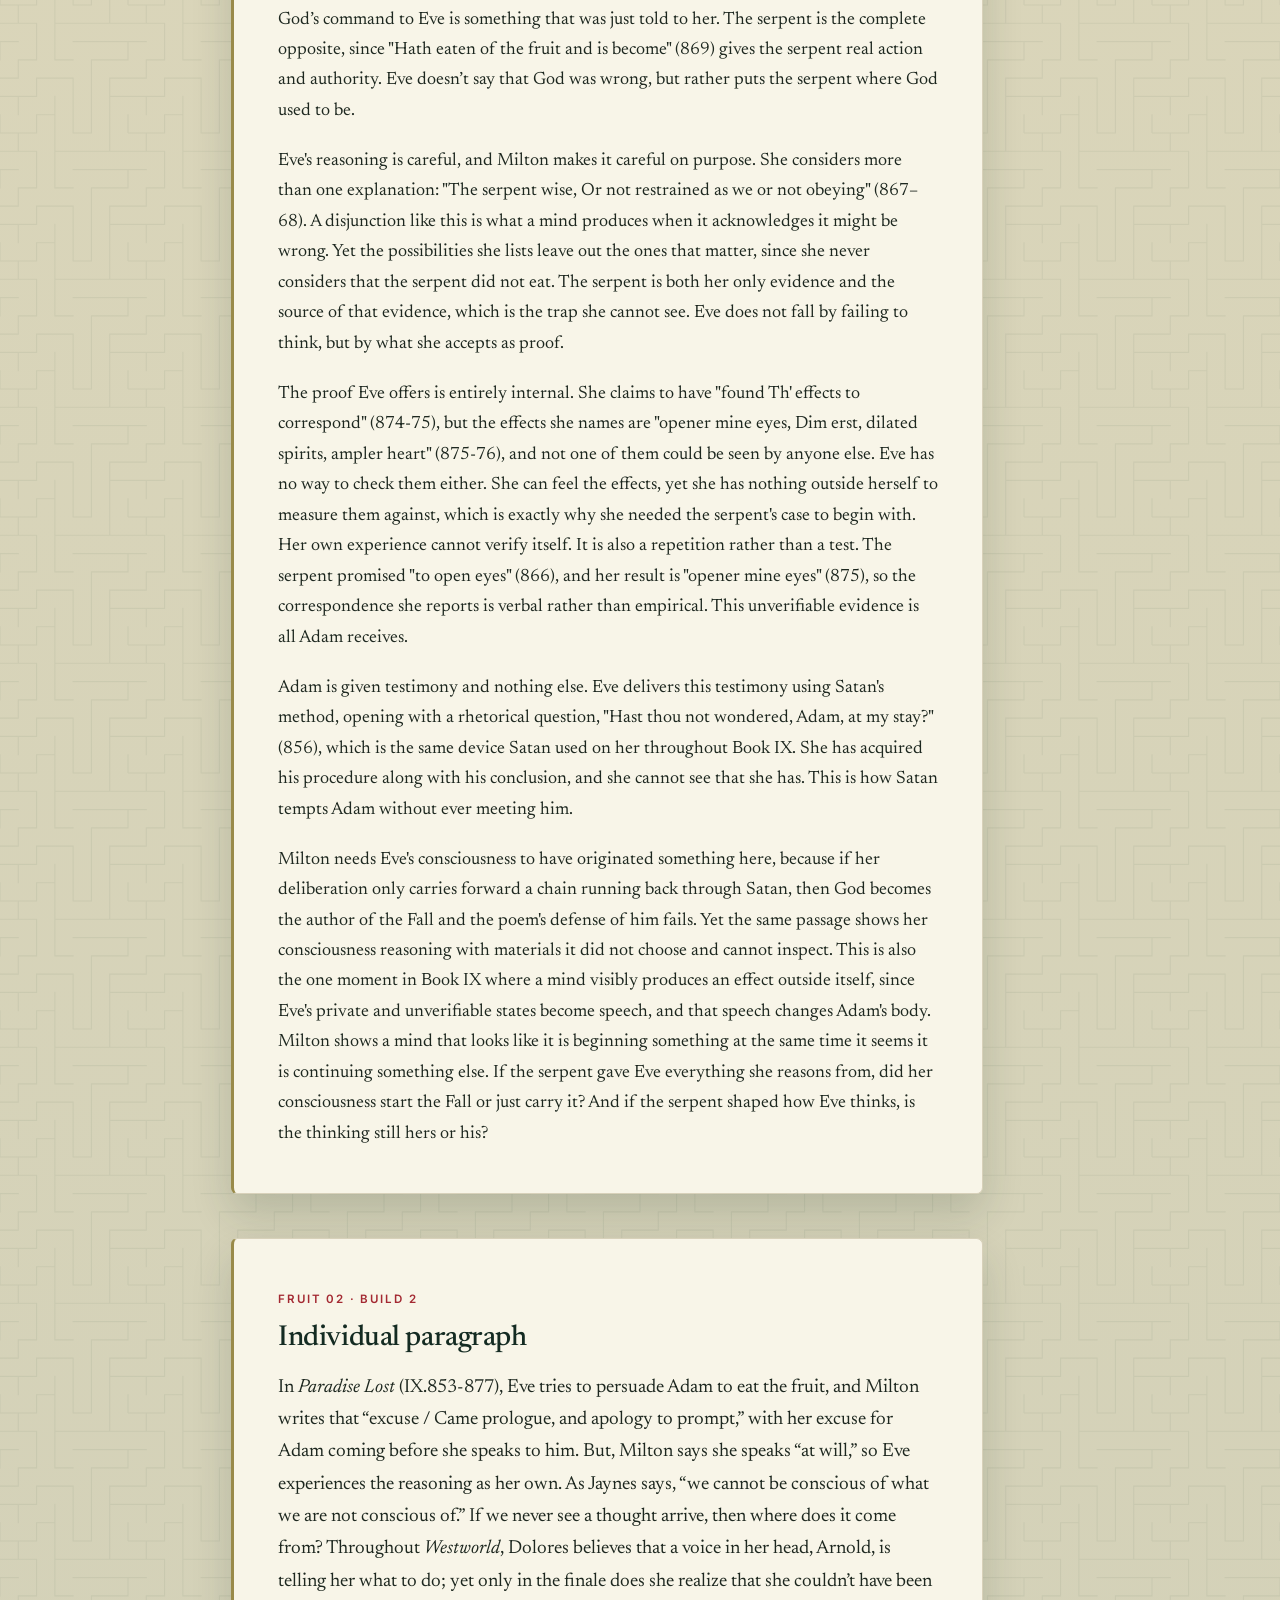
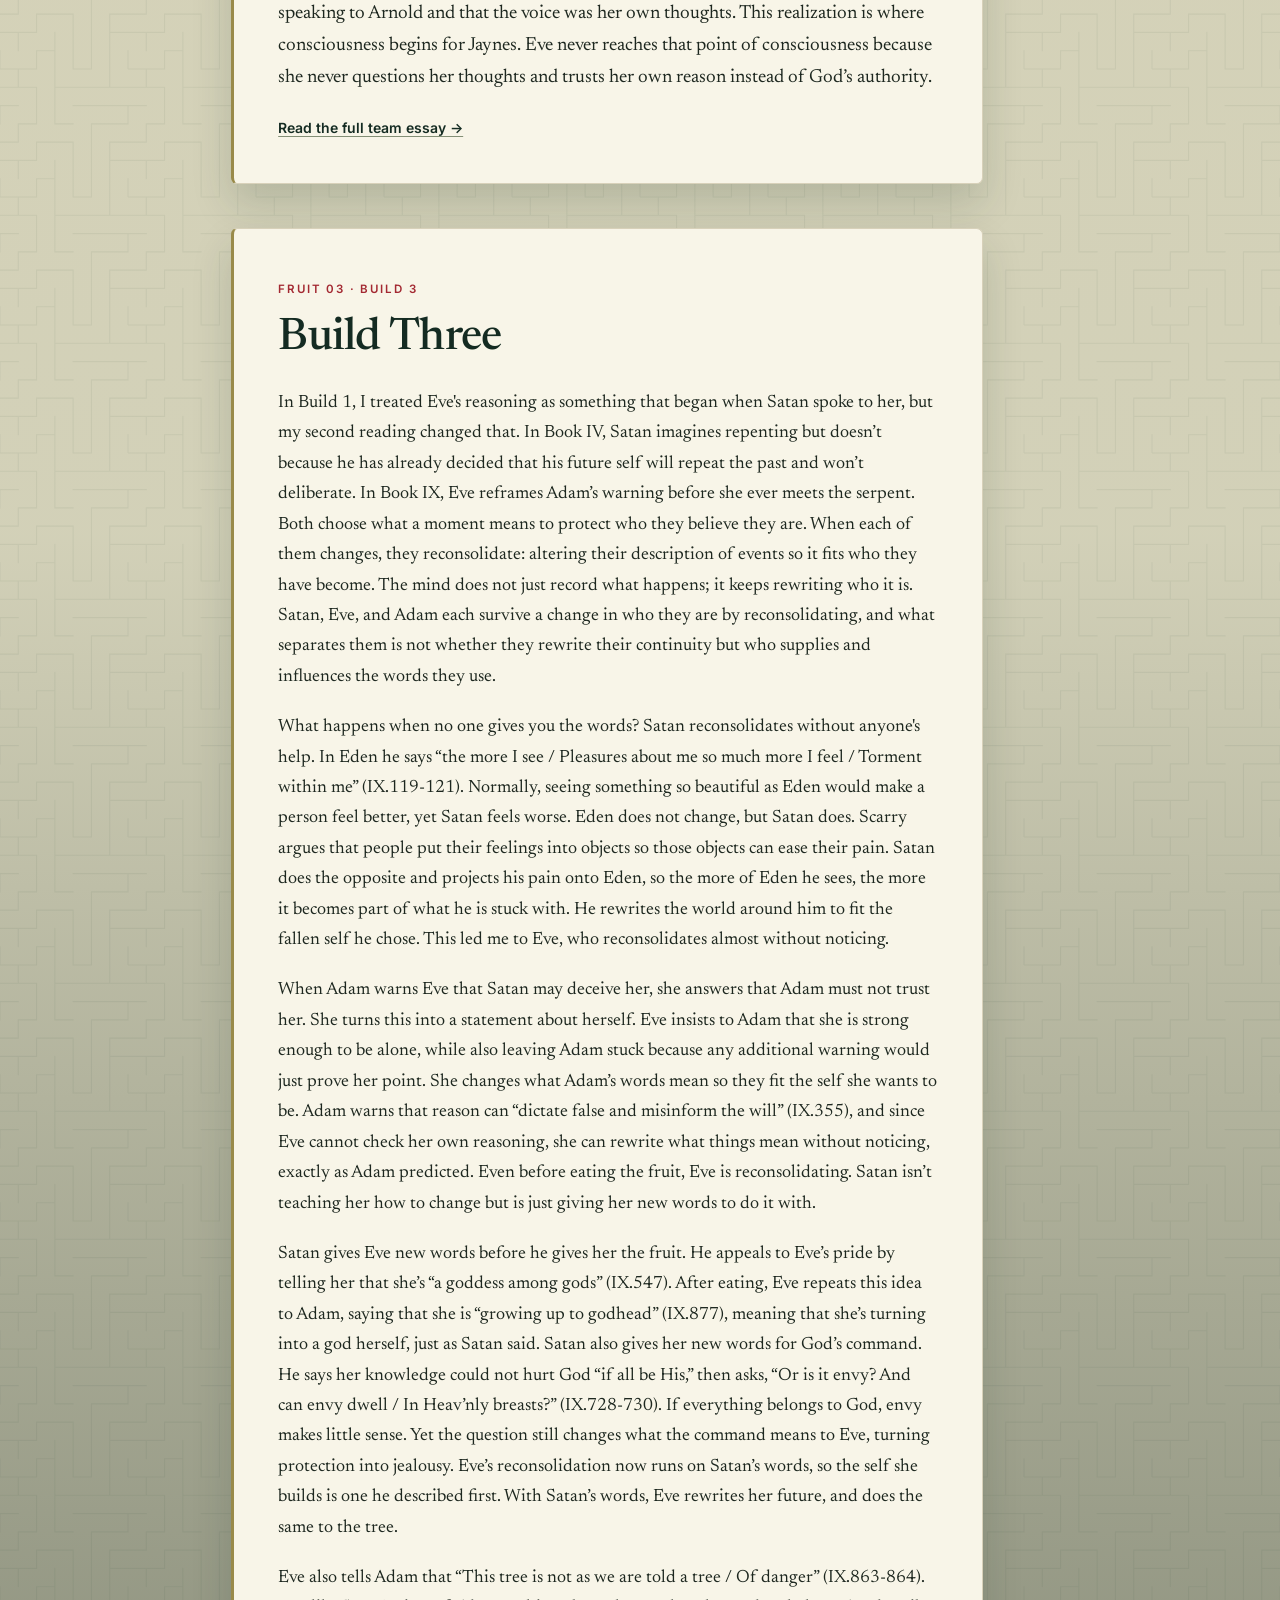
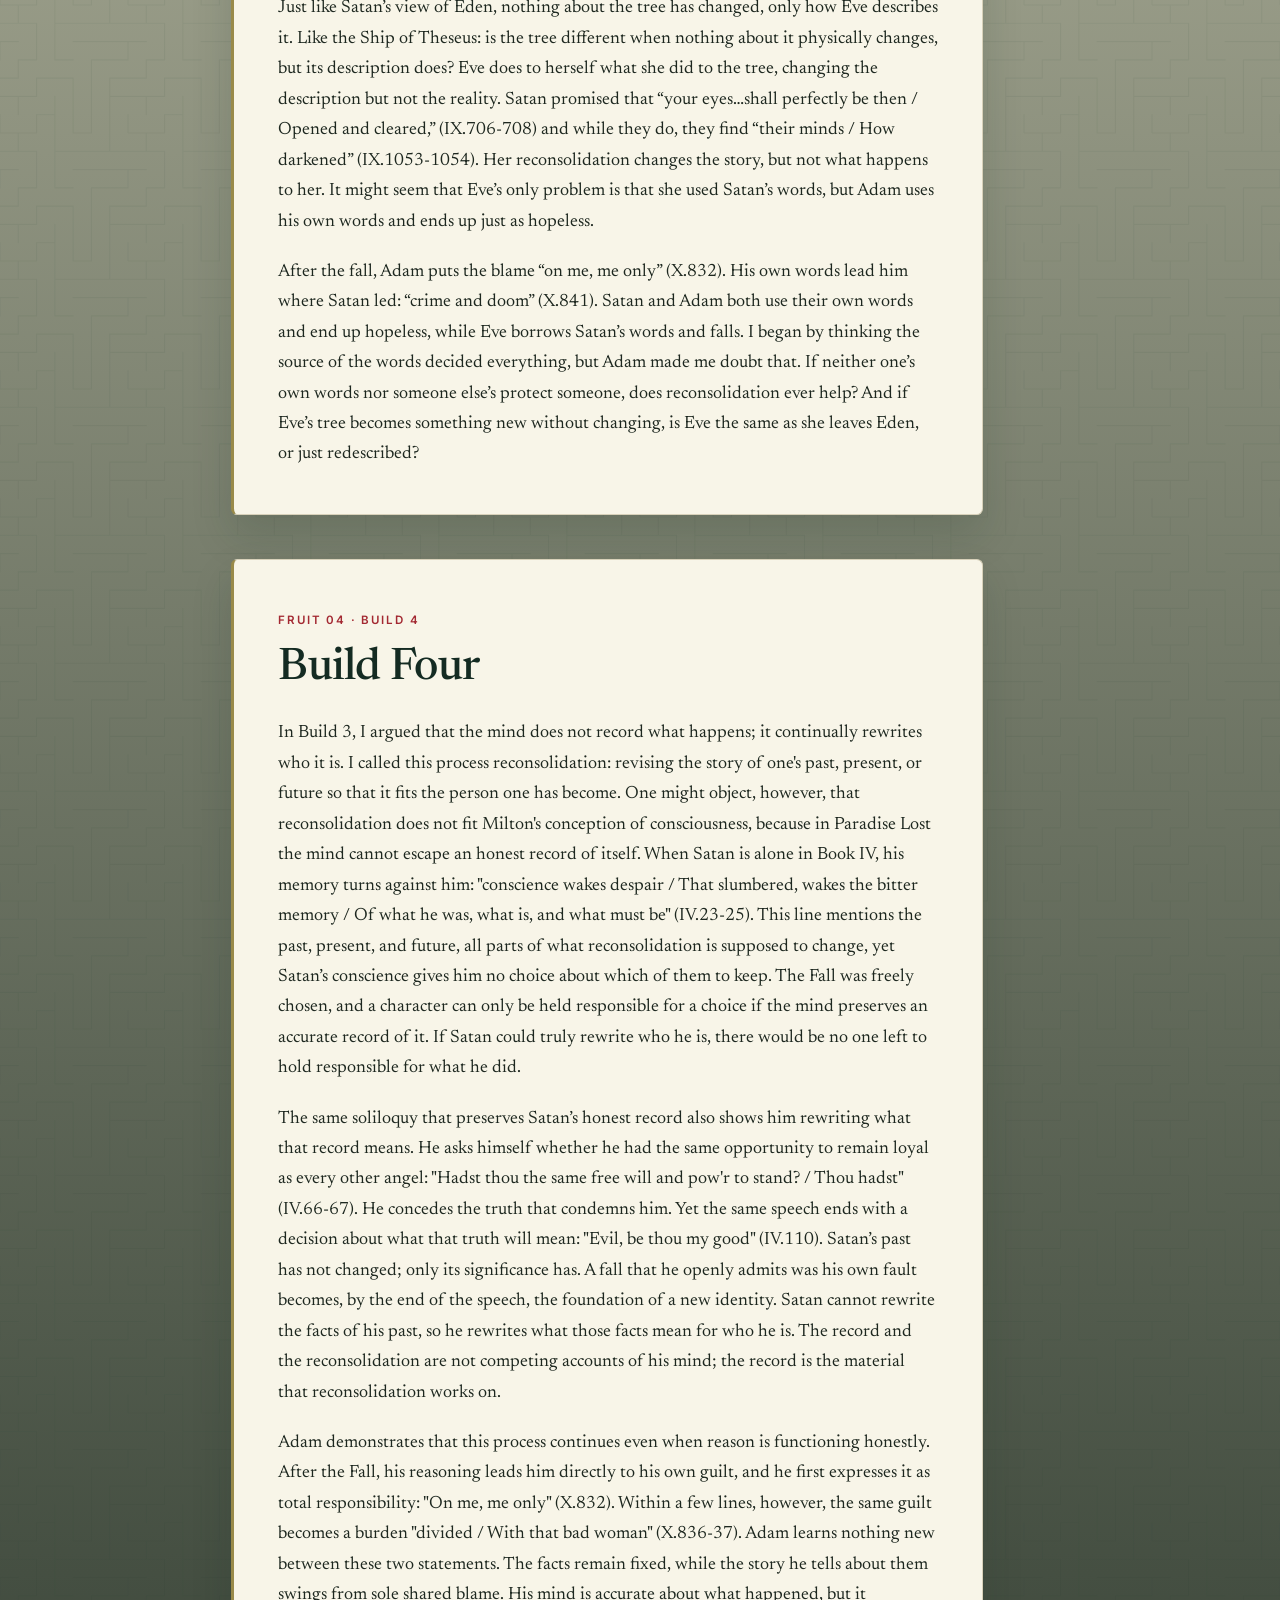
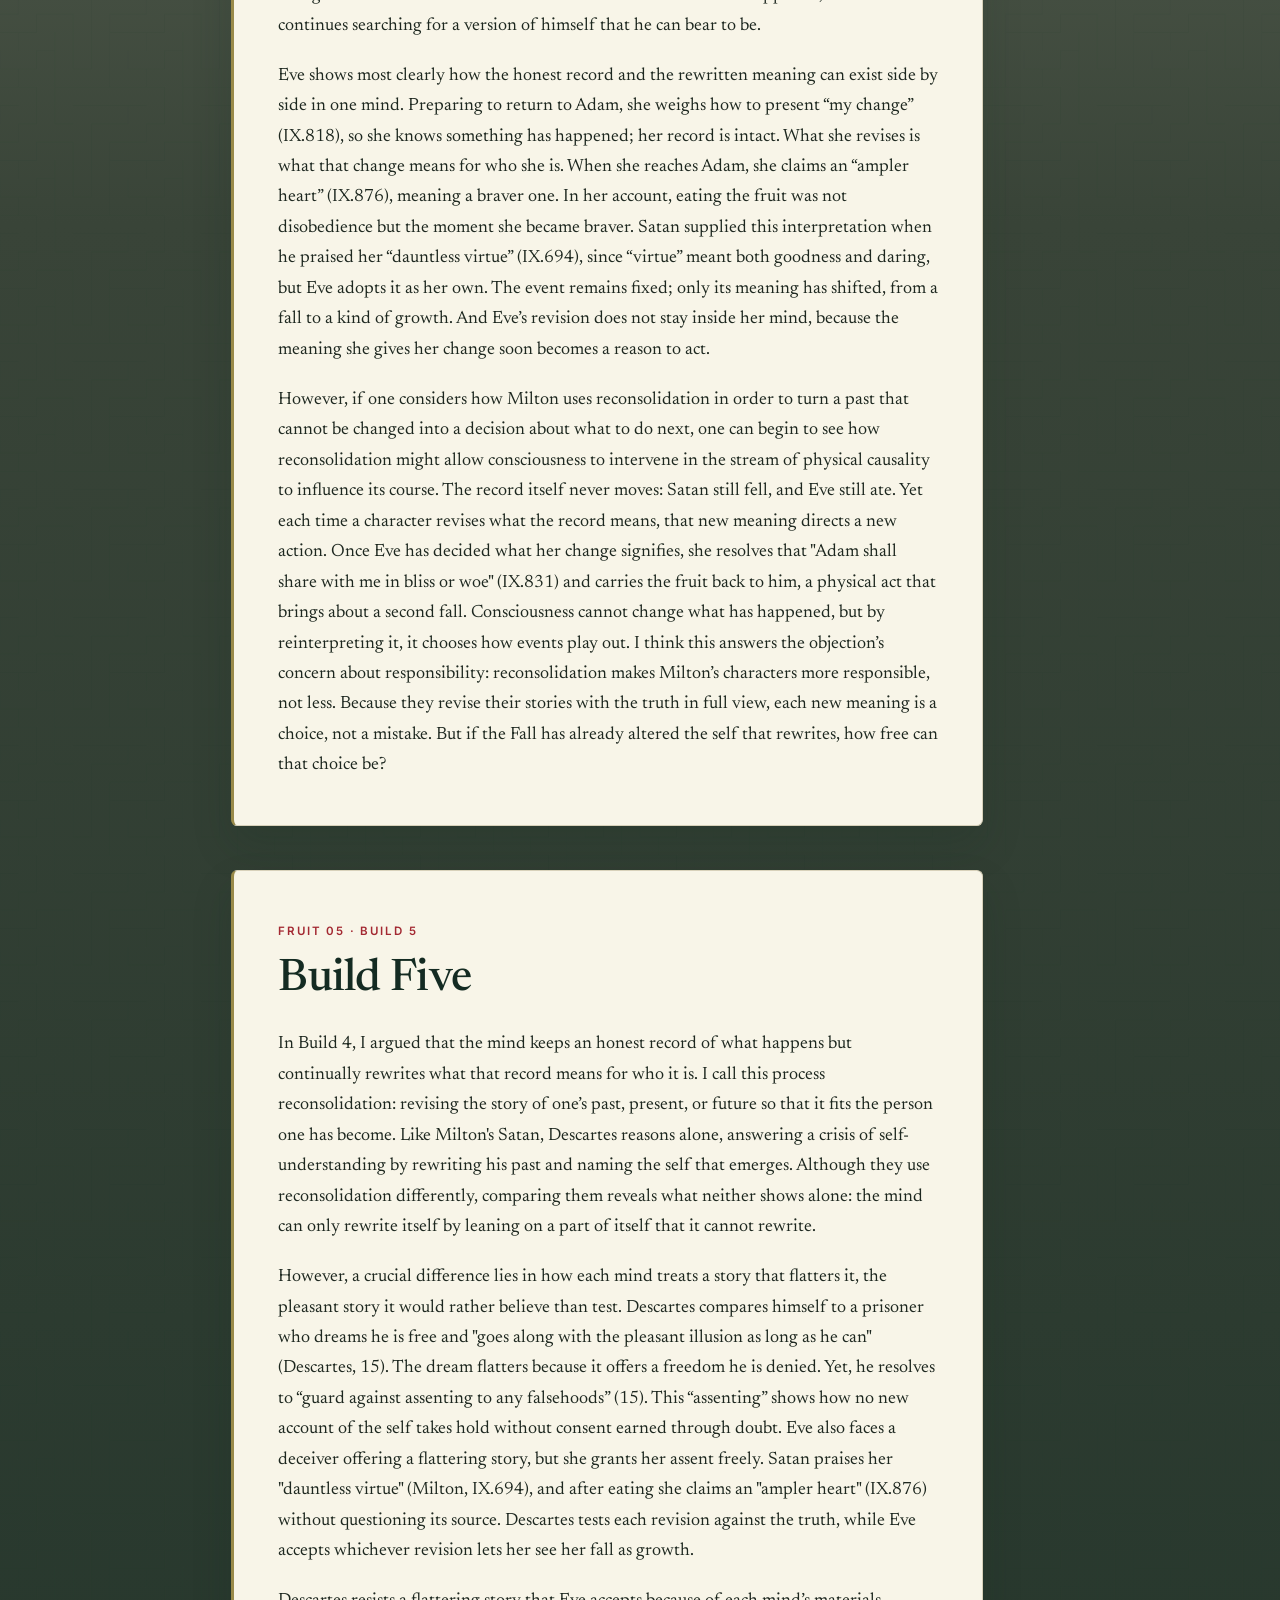
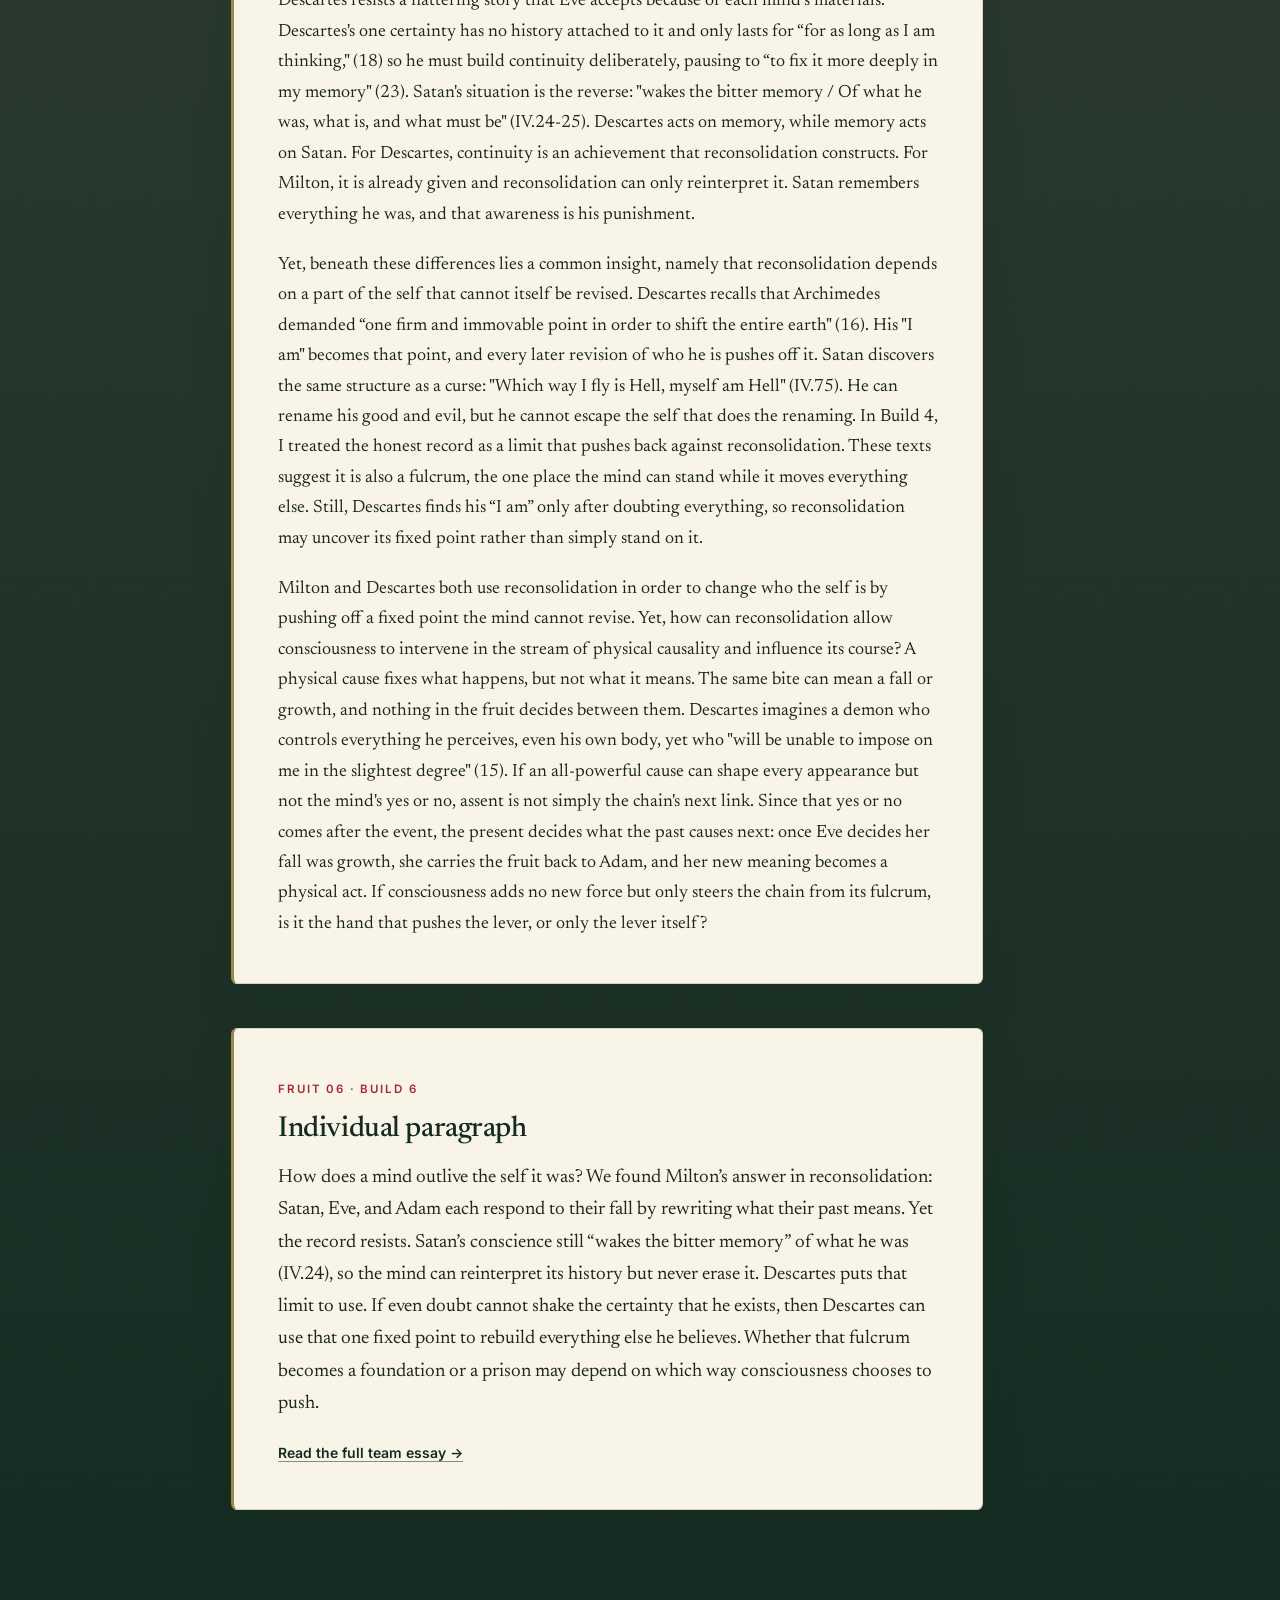
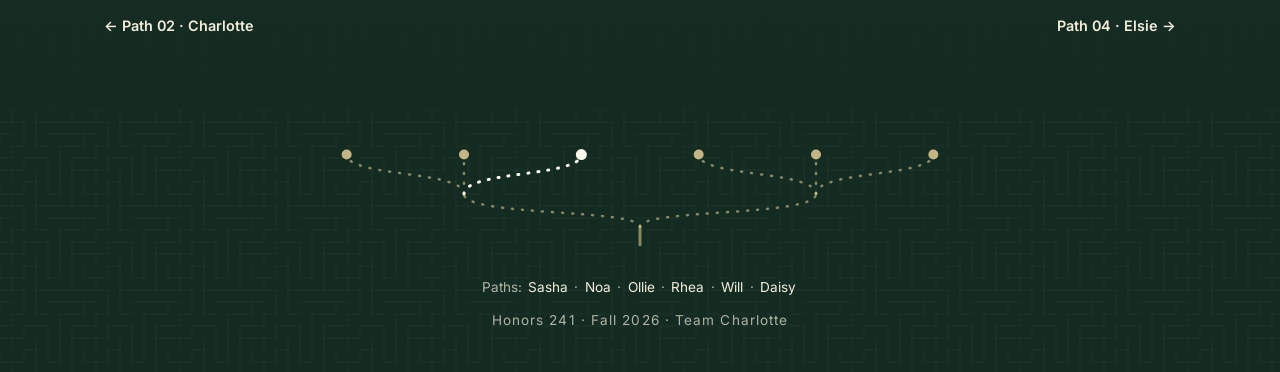
<file: oliver.html>
<!DOCTYPE html>
<html lang="en">
<head>
  <meta charset="utf-8">
  <meta name="viewport" content="width=device-width, initial-scale=1">
  <meta name="description" content="Ollie Kaiden’s path through the garden: Bernard, moderator, Team Charlotte.">
  <title>Path 03 · Bernard — Ollie Kaiden</title>
  <link rel="preconnect" href="https://fonts.googleapis.com"><link rel="preconnect" href="https://fonts.gstatic.com" crossorigin><link href="https://fonts.googleapis.com/css2?family=Inter:wght@500;600&amp;family=Newsreader:ital,opsz,wght@0,6..72,400;0,6..72,500;1,6..72,400&amp;display=swap" rel="stylesheet">
  <link rel="stylesheet" href="styles.css?v=39ed6418">
  <script>(function(){var c='js';try{if(/(\/|index\.html)$/.test(location.pathname)&&!location.hash&&!sessionStorage.getItem('arrived')&&!matchMedia('(prefers-reduced-motion: reduce)').matches)c+=' arriving';}catch(e){}document.documentElement.className=c;})();</script>
</head>
<body class="path p-oliver">
  <a class="skip-link" href="#main">Skip to main content</a>
  <header class="site-header">
    <div class="wrap">
      <a class="brand" href="index.html"><svg viewBox="0 0 32 32" aria-hidden="true" focusable="false"><path d="M21 3c-9 3-12 7-6 11s3 8-5 12" fill="none" stroke="#8a9b7c" stroke-width="3.2" stroke-linecap="round"/><circle cx="22.5" cy="4.3" r="2.4" fill="#a32932"/></svg><span class="brand-name">Who Planted the Thought?<span class="brand-sub">Team Charlotte · Honors 241</span></span></a>
      <nav class="site-nav" aria-label="Main navigation"><ul><li><a href="index.html">The Garden</a></li><li><a href="index.html#tree">The Tree</a></li><li><a href="library.html">The Library</a></li><li><a href="team.html" aria-current="page">Paths</a></li><li><a href="creative.html">The Orchard</a></li><li><a href="search.html">Search</a></li></ul></nav>
    </div>
  </header>
  <div class="grain" aria-hidden="true"></div><div class="progress" aria-hidden="true"><i></i></div>
  <main id="main">

    <div class="path-top"><div class="wrap">
      <a class="crumb rise now" href="team.html">← All Paths</a>
      <p class="kicker rise now" style="--d:60ms">Path 03 · Bernard</p>
      <h1 class="rise now" style="--d:140ms">Ollie Kaiden</h1>
      <p class="role rise now" style="--d:260ms"><b>Bernard</b> · Moderator</p>
      <p class="quality-line rise now" style="--d:340ms"><span>Quality of consciousness</span> Reconsolidation</p>
      
    </div></div>

    <section class="path-sec" aria-label="Fruits"><div class="wrap path-body">
      <nav class="fruit-rail" aria-label="Fruits on this path"><p>Fruits</p><ol><li><a href="#fruit-1" data-rail="1"><span>01</span></a></li><li><a href="#fruit-2" data-rail="2"><span>02</span></a></li><li><a href="#fruit-3" data-rail="3"><span>03</span></a></li><li><a href="#fruit-4" data-rail="4"><span>04</span></a></li><li><a href="#fruit-5" data-rail="5"><span>05</span></a></li><li><a href="#fruit-6" data-rail="6"><span>06</span></a></li></ol></nav>
      <div class="fruit-stack">
      <article class="fruit-card essay" id="fruit-1" data-fruit="1">
        <span class="no">Fruit 01 · Build 1</span>
        <h2>Build One</h2>
        <blockquote class="passage"><p>Passage: “To him she hasted. / In her face excuse / Came prologue and apology too prompt / Which with bland words at will she thus addressed: / Hast thou not wondered, Adam, at my stay? / Thee I have missed and thought it long, deprived / Thy presence, agony of love till now / Not felt, nor shall be twice, for never more / Mean I to try what rash untried I sought: / The pain of absence from thy sight. But strange / Hath been the cause and wonderful to hear! This tree is not as we are told a tree / Of danger tasted nor to evil unknown / Op’ning the way but of divine effect / To open eyes and make them gods who taste, / And hath been tasted such! The serpent wise, / Or not restrained as we or not obeying, / Hath eaten of the fruit and is become / Not dead, as we are threatened, but thenceforth / Endued with human voice and human sense / Reasoning to admiration and with me / Persuasively hath so prevailed that I / Have also tasted and have also found / Th’ effects to correspond: opener mine eyes, / Dim erst, dilated spirits, ampler heart / And growing up to godhead which for thee” (Milton, IX. 853-877).</p></blockquote>
        <p>This passage is where the relationships between Satan, Eve, and Adam converge, and where Milton's focus shifts from Satan and Eve to Adam and Eve. Satan is not mentioned in the passage and never speaks to Adam at all, having left at 784-85 immediately after Eve tastes the fruit. Yet he still tempts Adam into eating, through Eve. Eve relies here on her own reasoning rather than on God's authority, and the evidence she offers Adam is entirely internal, “Dim erst, dilated spirits, ampler heart” (876), which means Adam is asked to accept a claim about the physical world on the strength of states no one can observe. His acceptance is what turns the Fall into an event instead of Eve's account of one. This shift begins before Eve speaks a single word.</p>
        <p>When Eve starts to speak, Milton reports that in her face “came prologue and apology too prompt” (854). Milton uses the excuse as a prologue, meaning that Eve had something ‘scripted’ to say before any argument was made. Milton says she speaks those bland words "at will" (855), which claims she originates what follows, and Milton lets both claims stand without reconciling them: the excuse was ready before the argument was made, and Eve originates what she says.</p>
        <p>When Eve describes what God said, she never says that God said it. She refers to the prohibition twice, and both times the speaker vanishes: "as we are told" (863) and "as we are threatened" (870). Normally, warnings have the authority of whoever gave them, yet God’s command to Eve is something that was just told to her. The serpent is the complete opposite, since "Hath eaten of the fruit and is become" (869) gives the serpent real action and authority. Eve doesn’t say that God was wrong, but rather puts the serpent where God used to be.</p>
        <p>Eve's reasoning is careful, and Milton makes it careful on purpose. She considers more than one explanation: "The serpent wise, Or not restrained as we or not obeying" (867–68). A disjunction like this is what a mind produces when it acknowledges it might be wrong. Yet the possibilities she lists leave out the ones that matter, since she never considers that the serpent did not eat. The serpent is both her only evidence and the source of that evidence, which is the trap she cannot see. Eve does not fall by failing to think, but by what she accepts as proof.</p>
        <p>The proof Eve offers is entirely internal. She claims to have "found Th' effects to correspond" (874-75), but the effects she names are "opener mine eyes, Dim erst, dilated spirits, ampler heart" (875-76), and not one of them could be seen by anyone else. Eve has no way to check them either. She can feel the effects, yet she has nothing outside herself to measure them against, which is exactly why she needed the serpent's case to begin with. Her own experience cannot verify itself. It is also a repetition rather than a test. The serpent promised "to open eyes" (866), and her result is "opener mine eyes" (875), so the correspondence she reports is verbal rather than empirical. This unverifiable evidence is all Adam receives.</p>
        <p>Adam is given testimony and nothing else. Eve delivers this testimony using Satan's method, opening with a rhetorical question, "Hast thou not wondered, Adam, at my stay?" (856), which is the same device Satan used on her throughout Book IX. She has acquired his procedure along with his conclusion, and she cannot see that she has. This is how Satan tempts Adam without ever meeting him.</p>
        <p>Milton needs Eve's consciousness to have originated something here, because if her deliberation only carries forward a chain running back through Satan, then God becomes the author of the Fall and the poem's defense of him fails. Yet the same passage shows her consciousness reasoning with materials it did not choose and cannot inspect. This is also the one moment in Book IX where a mind visibly produces an effect outside itself, since Eve's private and unverifiable states become speech, and that speech changes Adam's body. Milton shows a mind that looks like it is beginning something at the same time it seems it is continuing something else. If the serpent gave Eve everything she reasons from, did her consciousness start the Fall or just carry it? And if the serpent shaped how Eve thinks, is the thinking still hers or his?</p>
      </article>
      <article class="fruit-card" id="fruit-2" data-fruit="2">
        <span class="no">Fruit 02 · Build 2</span>
        <h2>Individual paragraph</h2>
        <p>In <cite>Paradise Lost</cite> (IX.853-877), Eve tries to persuade Adam to eat the fruit, and Milton writes that “excuse / Came prologue, and apology to prompt,” with her excuse for Adam coming before she speaks to him. But, Milton says she speaks “at will,” so Eve experiences the reasoning as her own. As Jaynes says, “we cannot be conscious of what we are not conscious of.” If we never see a thought arrive, then where does it come from? Throughout <cite>Westworld</cite>, Dolores believes that a voice in her head, Arnold, is telling her what to do; yet only in the finale does she realize that she couldn’t have been speaking to Arnold and that the voice was her own thoughts. This realization is where consciousness begins for Jaynes. Eve never reaches that point of consciousness because she never questions her thoughts and trusts her own reason instead of God’s authority.</p>
        <p class="more"><a href="build-2.html">Read the full team essay →</a></p>
      </article>
      <article class="fruit-card essay" id="fruit-3" data-fruit="3">
        <span class="no">Fruit 03 · Build 3</span>
        <h2>Build Three</h2>
        <p>In Build 1, I treated Eve's reasoning as something that began when Satan spoke to her, but my second reading changed that. In Book IV, Satan imagines repenting but doesn’t because he has already decided that his future self will repeat the past and won’t deliberate. In Book IX, Eve reframes Adam’s warning before she ever meets the serpent. Both choose what a moment means to protect who they believe they are. When each of them changes, they reconsolidate: altering their description of events so it fits who they have become. The mind does not just record what happens; it keeps rewriting who it is. Satan, Eve, and Adam each survive a change in who they are by reconsolidating, and what separates them is not whether they rewrite their continuity but who supplies and influences the words they use.</p>
        <p>What happens when no one gives you the words? Satan reconsolidates without anyone's help. In Eden he says “the more I see / Pleasures about me so much more I feel / Torment within me” (IX.119-121). Normally, seeing something so beautiful as Eden would make a person feel better, yet Satan feels worse. Eden does not change, but Satan does. Scarry argues that people put their feelings into objects so those objects can ease their pain. Satan does the opposite and projects his pain onto Eden, so the more of Eden he sees, the more it becomes part of what he is stuck with. He rewrites the world around him to fit the fallen self he chose. This led me to Eve, who reconsolidates almost without noticing.</p>
        <p>When Adam warns Eve that Satan may deceive her, she answers that Adam must not trust her. She turns this into a statement about herself. Eve insists to Adam that she is strong enough to be alone, while also leaving Adam stuck because any additional warning would just prove her point. She changes what Adam’s words mean so they fit the self she wants to be. Adam warns that reason can “dictate false and misinform the will” (IX.355), and since Eve cannot check her own reasoning, she can rewrite what things mean without noticing, exactly as Adam predicted. Even before eating the fruit, Eve is reconsolidating. Satan isn’t teaching her how to change but is just giving her new words to do it with.</p>
        <p>Satan gives Eve new words before he gives her the fruit. He appeals to Eve’s pride by telling her that she’s “a goddess among gods” (IX.547). After eating, Eve repeats this idea to Adam, saying that she is “growing up to godhead” (IX.877), meaning that she’s turning into a god herself, just as Satan said. Satan also gives her new words for God’s command. He says her knowledge could not hurt God “if all be His,” then asks, “Or is it envy? And can envy dwell / In Heav’nly breasts?” (IX.728-730). If everything belongs to God, envy makes little sense. Yet the question still changes what the command means to Eve, turning protection into jealousy. Eve’s reconsolidation now runs on Satan’s words, so the self she builds is one he described first. With Satan’s words, Eve rewrites her future, and does the same to the tree.</p>
        <p>Eve also tells Adam that “This tree is not as we are told a tree / Of danger” (IX.863-864). Just like Satan’s view of Eden, nothing about the tree has changed, only how Eve describes it. Like the Ship of Theseus: is the tree different when nothing about it physically changes, but its description does? Eve does to herself what she did to the tree, changing the description but not the reality. Satan promised that “your eyes…shall perfectly be then / Opened and cleared,” (IX.706-708) and while they do, they find “their minds / How darkened” (IX.1053-1054). Her reconsolidation changes the story, but not what happens to her. It might seem that Eve’s only problem is that she used Satan’s words, but Adam uses his own words and ends up just as hopeless.</p>
        <p>After the fall, Adam puts the blame “on me, me only” (X.832). His own words lead him where Satan led: “crime and doom” (X.841). Satan and Adam both use their own words and end up hopeless, while Eve borrows Satan’s words and falls. I began by thinking the source of the words decided everything, but Adam made me doubt that. If neither one’s own words nor someone else’s protect someone, does reconsolidation ever help? And if Eve’s tree becomes something new without changing, is Eve the same as she leaves Eden, or just redescribed?</p>
      </article>
      <article class="fruit-card essay" id="fruit-4" data-fruit="4">
        <span class="no">Fruit 04 · Build 4</span>
        <h2>Build Four</h2>
        <p>In Build 3, I argued that the mind does not record what happens; it continually rewrites who it is. I called this process reconsolidation: revising the story of one's past, present, or future so that it fits the person one has become. One might object, however, that reconsolidation does not fit Milton's conception of consciousness, because in Paradise Lost the mind cannot escape an honest record of itself. When Satan is alone in Book IV, his memory turns against him: "conscience wakes despair / That slumbered, wakes the bitter memory / Of what he was, what is, and what must be" (IV.23-25). This line mentions the past, present, and future, all parts of what reconsolidation is supposed to change, yet Satan’s conscience gives him no choice about which of them to keep. The Fall was freely chosen, and a character can only be held responsible for a choice if the mind preserves an accurate record of it. If Satan could truly rewrite who he is, there would be no one left to hold responsible for what he did.</p>
        <p>The same soliloquy that preserves Satan’s honest record also shows him rewriting what that record means. He asks himself whether he had the same opportunity to remain loyal as every other angel: "Hadst thou the same free will and pow'r to stand? / Thou hadst" (IV.66-67). He concedes the truth that condemns him. Yet the same speech ends with a decision about what that truth will mean: "Evil, be thou my good" (IV.110). Satan’s past has not changed; only its significance has. A fall that he openly admits was his own fault becomes, by the end of the speech, the foundation of a new identity. Satan cannot rewrite the facts of his past, so he rewrites what those facts mean for who he is. The record and the reconsolidation are not competing accounts of his mind; the record is the material that reconsolidation works on.</p>
        <p>Adam demonstrates that this process continues even when reason is functioning honestly. After the Fall, his reasoning leads him directly to his own guilt, and he first expresses it as total responsibility: "On me, me only" (X.832). Within a few lines, however, the same guilt becomes a burden "divided / With that bad woman" (X.836-37). Adam learns nothing new between these two statements. The facts remain fixed, while the story he tells about them swings from sole shared blame. His mind is accurate about what happened, but it continues searching for a version of himself that he can bear to be.</p>
        <p>Eve shows most clearly how the honest record and the rewritten meaning can exist side by side in one mind. Preparing to return to Adam, she weighs how to present “my change” (IX.818), so she knows something has happened; her record is intact. What she revises is what that change means for who she is. When she reaches Adam, she claims an “ampler heart” (IX.876), meaning a braver one. In her account, eating the fruit was not disobedience but the moment she became braver. Satan supplied this interpretation when he praised her “dauntless virtue” (IX.694), since “virtue” meant both goodness and daring, but Eve adopts it as her own. The event remains fixed; only its meaning has shifted, from a fall to a kind of growth. And Eve’s revision does not stay inside her mind, because the meaning she gives her change soon becomes a reason to act.</p>
        <p>However, if one considers how Milton uses reconsolidation in order to turn a past that cannot be changed into a decision about what to do next, one can begin to see how reconsolidation might allow consciousness to intervene in the stream of physical causality to influence its course. The record itself never moves: Satan still fell, and Eve still ate. Yet each time a character revises what the record means, that new meaning directs a new action. Once Eve has decided what her change signifies, she resolves that "Adam shall share with me in bliss or woe" (IX.831) and carries the fruit back to him, a physical act that brings about a second fall. Consciousness cannot change what has happened, but by reinterpreting it, it chooses how events play out. I think this answers the objection’s concern about responsibility: reconsolidation makes Milton’s characters more responsible, not less. Because they revise their stories with the truth in full view, each new meaning is a choice, not a mistake. But if the Fall has already altered the self that rewrites, how free can that choice be?</p>
      </article>
      <article class="fruit-card essay" id="fruit-5" data-fruit="5">
        <span class="no">Fruit 05 · Build 5</span>
        <h2>Build Five</h2>
        <p>In Build 4, I argued that the mind keeps an honest record of what happens but continually rewrites what that record means for who it is. I call this process reconsolidation: revising the story of one’s past, present, or future so that it fits the person one has become. Like Milton's Satan, Descartes reasons alone, answering a crisis of self-understanding by rewriting his past and naming the self that emerges. Although they use reconsolidation differently, comparing them reveals what neither shows alone: the mind can only rewrite itself by leaning on a part of itself that it cannot rewrite.</p>
        <p>However, a crucial difference lies in how each mind treats a story that flatters it, the pleasant story it would rather believe than test. Descartes compares himself to a prisoner who dreams he is free and "goes along with the pleasant illusion as long as he can" (Descartes, 15). The dream flatters because it offers a freedom he is denied. Yet, he resolves to “guard against assenting to any falsehoods” (15). This “assenting” shows how no new account of the self takes hold without consent earned through doubt. Eve also faces a deceiver offering a flattering story, but she grants her assent freely. Satan praises her "dauntless virtue" (Milton, IX.694), and after eating she claims an "ampler heart" (IX.876) without questioning its source. Descartes tests each revision against the truth, while Eve accepts whichever revision lets her see her fall as growth.</p>
        <p>Descartes resists a flattering story that Eve accepts because of each mind’s materials. Descartes's one certainty has no history attached to it and only lasts for “for as long as I am thinking," (18) so he must build continuity deliberately, pausing to “to fix it more deeply in my memory" (23). Satan's situation is the reverse: "wakes the bitter memory / Of what he was, what is, and what must be" (IV.24-25). Descartes acts on memory, while memory acts on Satan. For Descartes, continuity is an achievement that reconsolidation constructs. For Milton, it is already given and reconsolidation can only reinterpret it. Satan remembers everything he was, and that awareness is his punishment.</p>
        <p>Yet, beneath these differences lies a common insight, namely that reconsolidation depends on a part of the self that cannot itself be revised. Descartes recalls that Archimedes demanded “one firm and immovable point in order to shift the entire earth" (16). His "I am" becomes that point, and every later revision of who he is pushes off it. Satan discovers the same structure as a curse: "Which way I fly is Hell, myself am Hell" (IV.75). He can rename his good and evil, but he cannot escape the self that does the renaming. In Build 4, I treated the honest record as a limit that pushes back against reconsolidation. These texts suggest it is also a fulcrum, the one place the mind can stand while it moves everything else. Still, Descartes finds his “I am” only after doubting everything, so reconsolidation may uncover its fixed point rather than simply stand on it.</p>
        <p>Milton and Descartes both use reconsolidation in order to change who the self is by pushing off a fixed point the mind cannot revise. Yet, how can reconsolidation allow consciousness to intervene in the stream of physical causality and influence its course? A physical cause fixes what happens, but not what it means. The same bite can mean a fall or growth, and nothing in the fruit decides between them. Descartes imagines a demon who controls everything he perceives, even his own body, yet who "will be unable to impose on me in the slightest degree" (15). If an all-powerful cause can shape every appearance but not the mind's yes or no, assent is not simply the chain's next link. Since that yes or no comes after the event, the present decides what the past causes next: once Eve decides her fall was growth, she carries the fruit back to Adam, and her new meaning becomes a physical act. If consciousness adds no new force but only steers the chain from its fulcrum, is it the hand that pushes the lever, or only the lever itself?</p>
      </article>
      <article class="fruit-card" id="fruit-6" data-fruit="6">
        <span class="no">Fruit 06 · Build 6</span>
        <h2>Individual paragraph</h2>
        <p>How does a mind outlive the self it was? We found Milton’s answer in reconsolidation: Satan, Eve, and Adam each respond to their fall by rewriting what their past means. Yet the record resists. Satan’s conscience still “wakes the bitter memory” of what he was (IV.24), so the mind can reinterpret its history but never erase it. Descartes puts that limit to use. If even doubt cannot shake the certainty that he exists, then Descartes can use that one fixed point to rebuild everything else he believes. Whether that fulcrum becomes a foundation or a prison may depend on which way consciousness chooses to push.</p>
        <p class="more"><a href="build-6.html">Read the full team essay →</a></p>
      </article>
      </div>
    </div></section>

    <!-- LEAVES (journal). Hidden until there are entries. To add them, paste this block
         here and fill it with the member's own text, oldest first:
    <section class="path-sec leaves" aria-labelledby="leaves-title"><div class="wrap">
      <p class="kicker">Leaves</p>
      <h2 id="leaves-title">The path so far</h2>
      <ol class="leaf-list">
        <li class="leaf"><span class="no">Leaf 01</span><h3>TITLE</h3><p>TEXT</p></li>
      </ol>
    </div></section>
    -->

    <nav class="path-next wrap" aria-label="Other paths"><a href="noa.html">← Path 02 · Charlotte</a><a href="rhea.html">Path 04 · Elsie →</a></nav>
  </main>
  <footer class="site-footer">
    <div class="leaf-fall" aria-hidden="true" data-live><i style="--x:19%;--s:15px;--t:19s;--w:-10s;--dx:-40px;--r:551deg;--c:#6b7f5e"></i><i style="--x:49%;--s:12px;--t:13s;--w:-7s;--dx:12px;--r:-312deg;--c:#6b7f5e"></i><i style="--x:87%;--s:15px;--t:17s;--w:-20s;--dx:38px;--r:482deg;--c:#526447"></i><i style="--x:90%;--s:14px;--t:19s;--w:-13s;--dx:61px;--r:-316deg;--c:#526447"></i><i style="--x:15%;--s:16px;--t:17s;--w:-11s;--dx:-22px;--r:314deg;--c:#526447"></i><i style="--x:46%;--s:16px;--t:14s;--w:-4s;--dx:24px;--r:-304deg;--c:#748a66"></i><i style="--x:54%;--s:13px;--t:16s;--w:-3s;--dx:5px;--r:391deg;--c:#748a66"></i></div>
    <div class="wrap">
      <svg class="trails rejoin" viewBox="0 0 1200 170" preserveAspectRatio="none" aria-hidden="true" data-reveal><g transform="translate(0 170) scale(1 -1)"><path class="trunk" d="M600 2V34"/><path d="M600 34C600 66 300 52 300 92"/><path d="M600 34C600 66 900 52 900 92"/><path class="t" d="M300 92C300 134 100 122 100 162"/><path class="end" d="M100 162h0.01"/><path class="t" d="M300 92C300 134 300 122 300 162"/><path class="end" d="M300 162h0.01"/><path class="t me" d="M300 92C300 134 500 122 500 162"/><path class="end me" d="M500 162h0.01"/><path class="t" d="M900 92C900 134 700 122 700 162"/><path class="end" d="M700 162h0.01"/><path class="t" d="M900 92C900 134 900 122 900 162"/><path class="end" d="M900 162h0.01"/><path class="t" d="M900 92C900 134 1100 122 1100 162"/><path class="end" d="M1100 162h0.01"/></g></svg><p class="foot-paths">Paths: <a href="sasha.html">Sasha</a> · <a href="noa.html">Noa</a> · <a href="oliver.html">Ollie</a> · <a href="rhea.html">Rhea</a> · <a href="will.html">Will</a> · <a href="daisy.html">Daisy</a></p>
      <p class="foot-line">Honors 241 · Fall 2026 · Team Charlotte</p>
    </div>
  </footer>
  <script src="motion.js?v=8ec97466" defer></script>
</body>
</html>
</file>
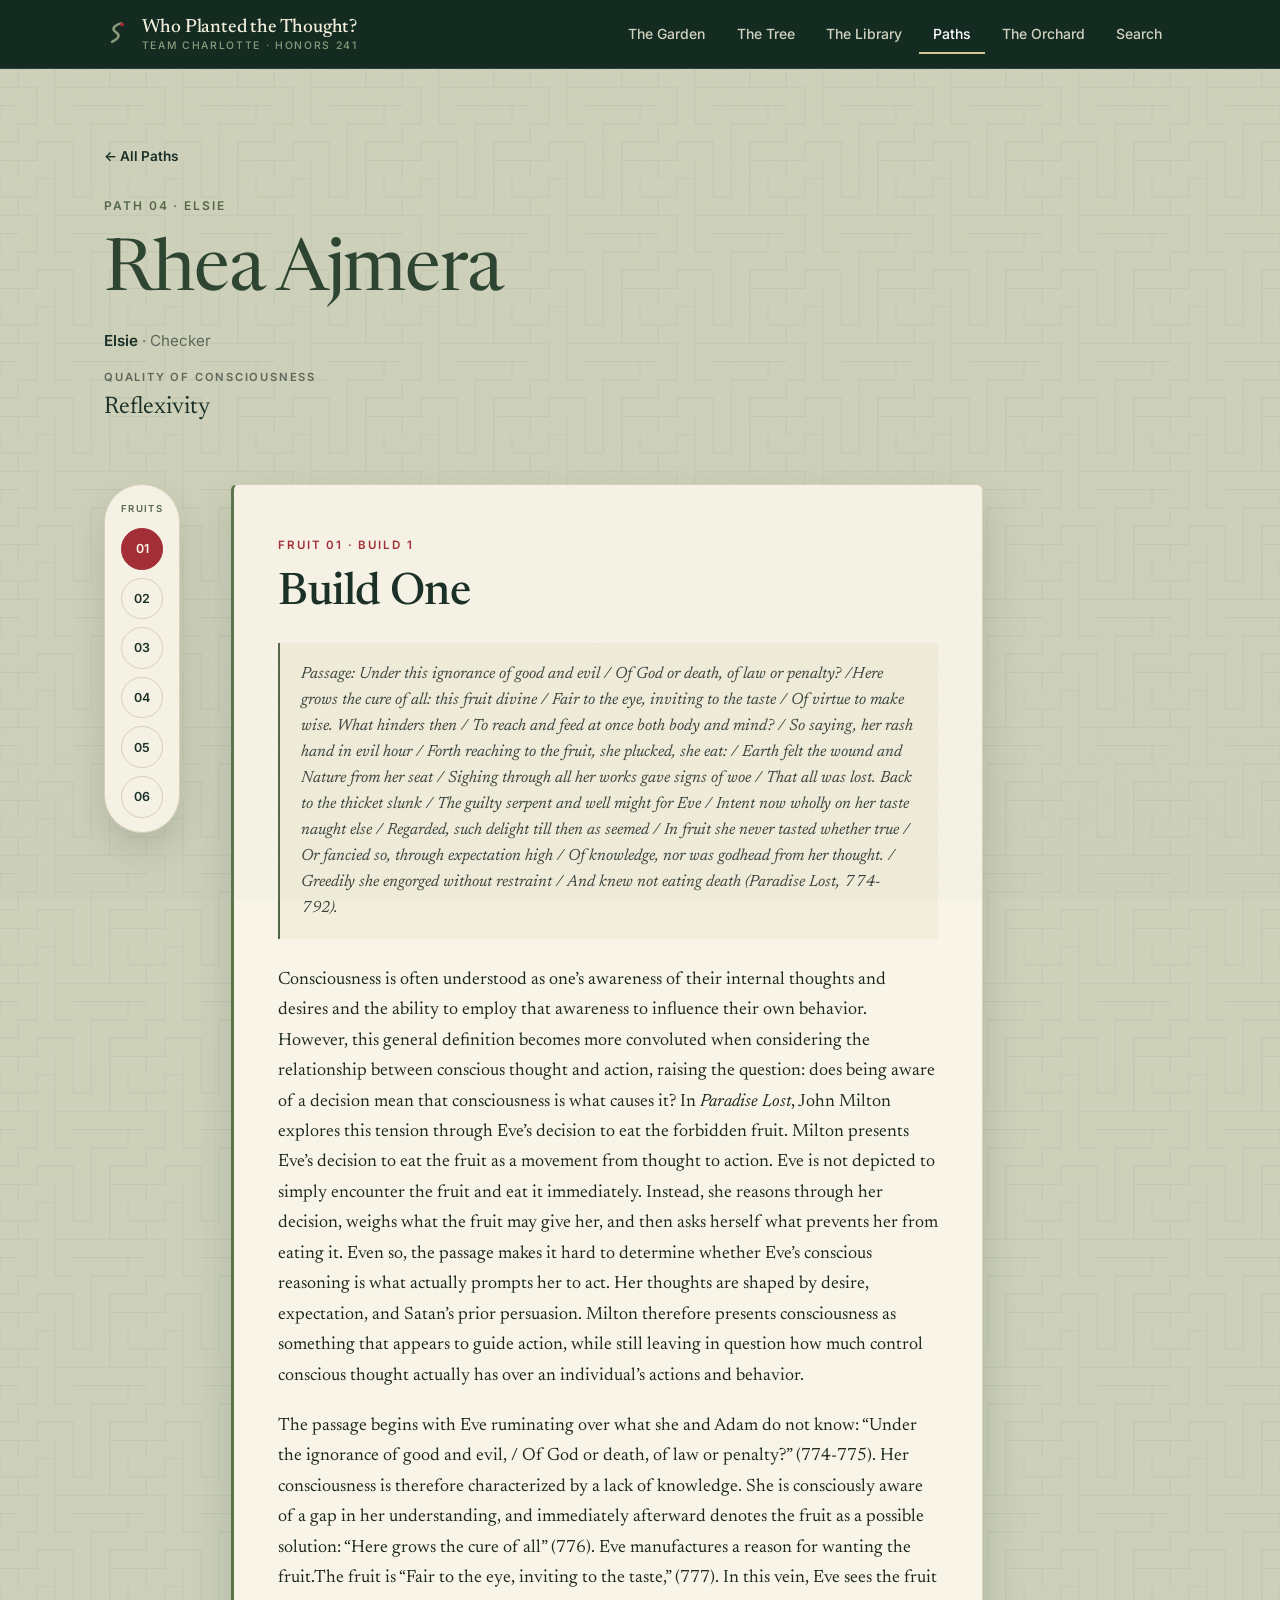
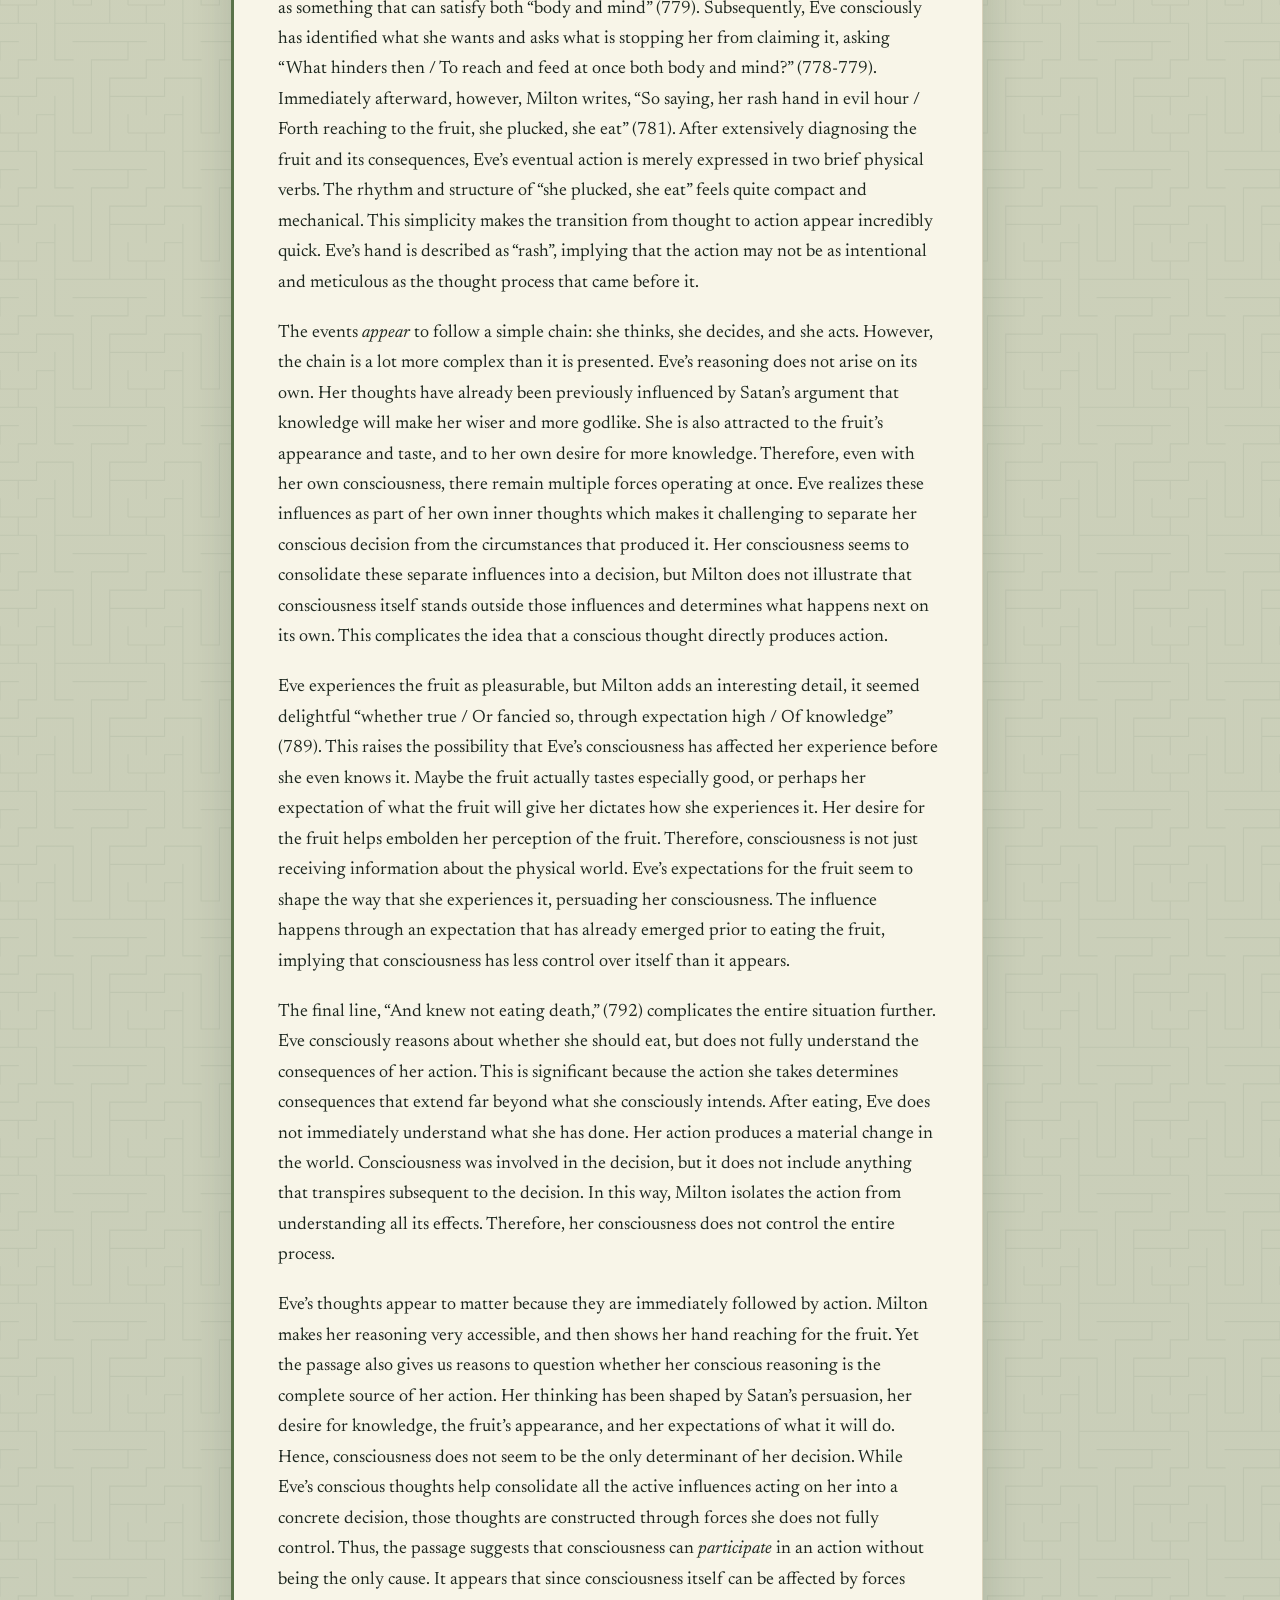
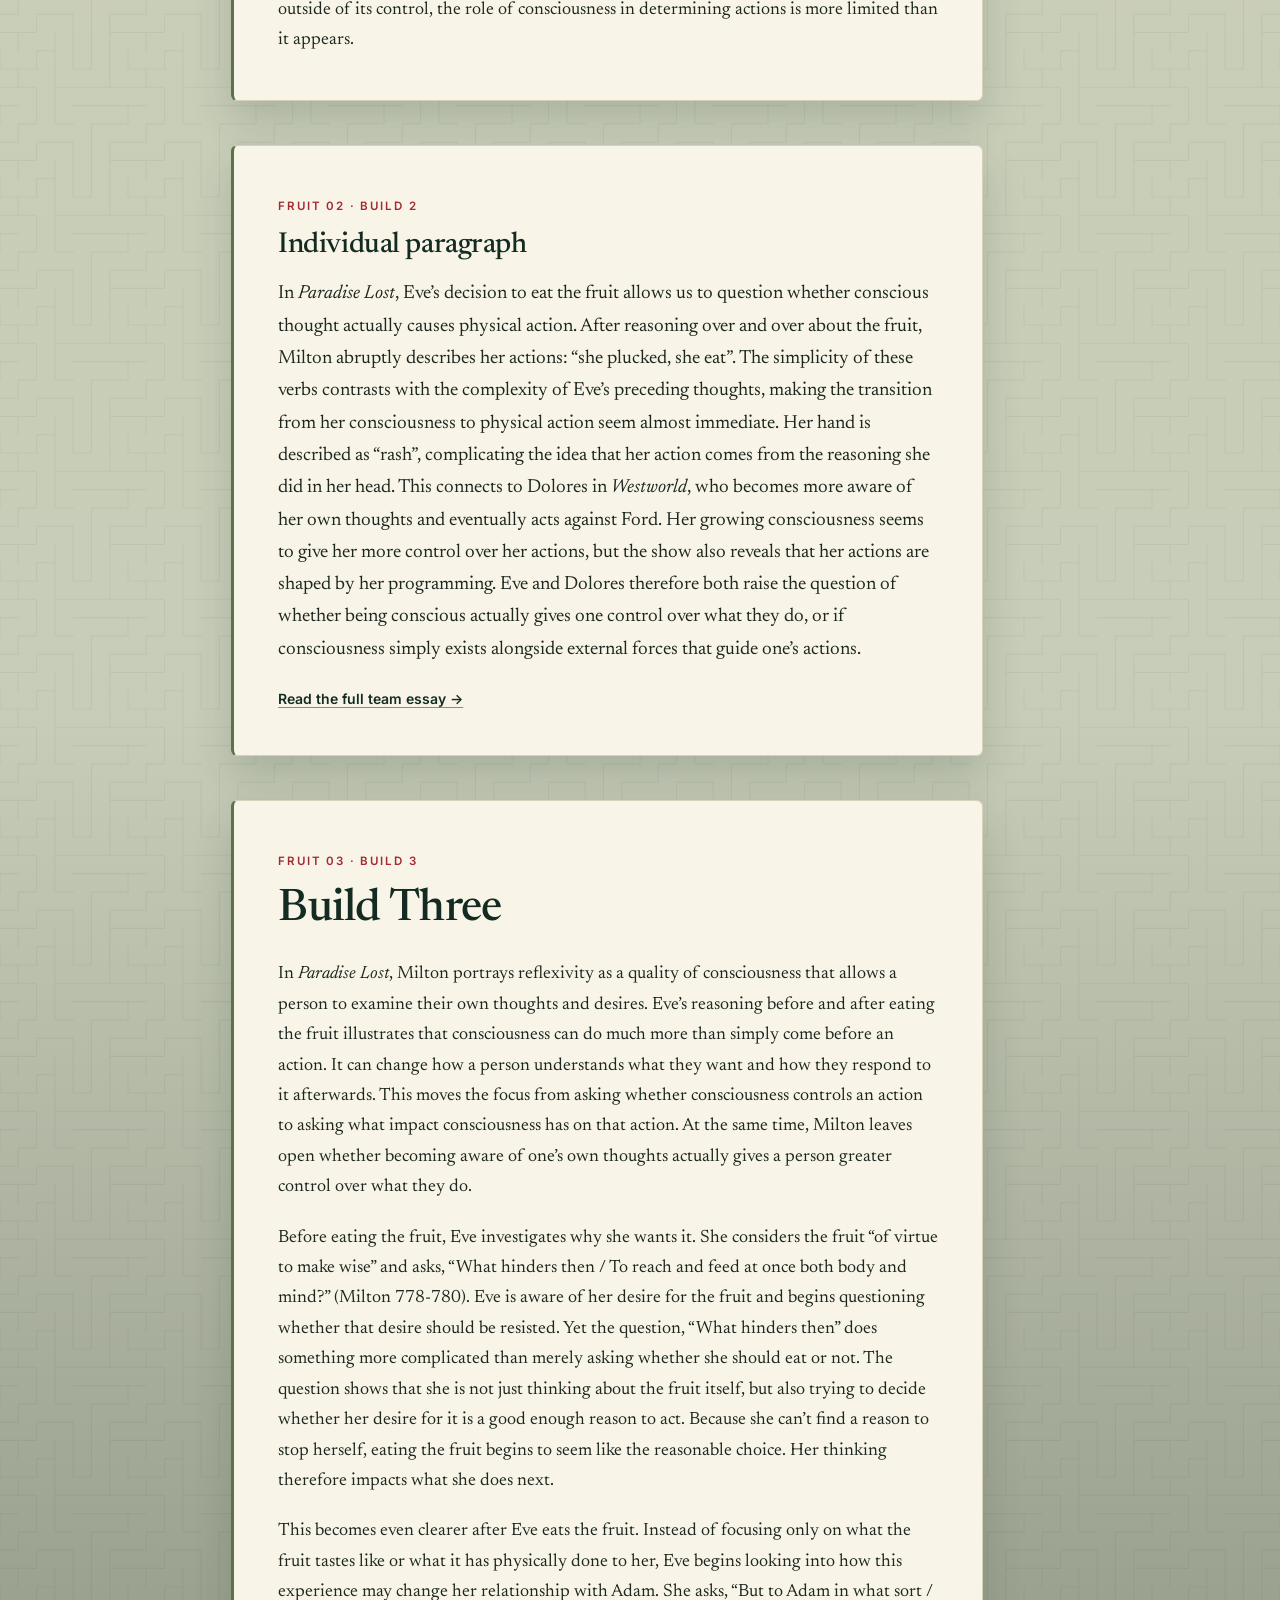
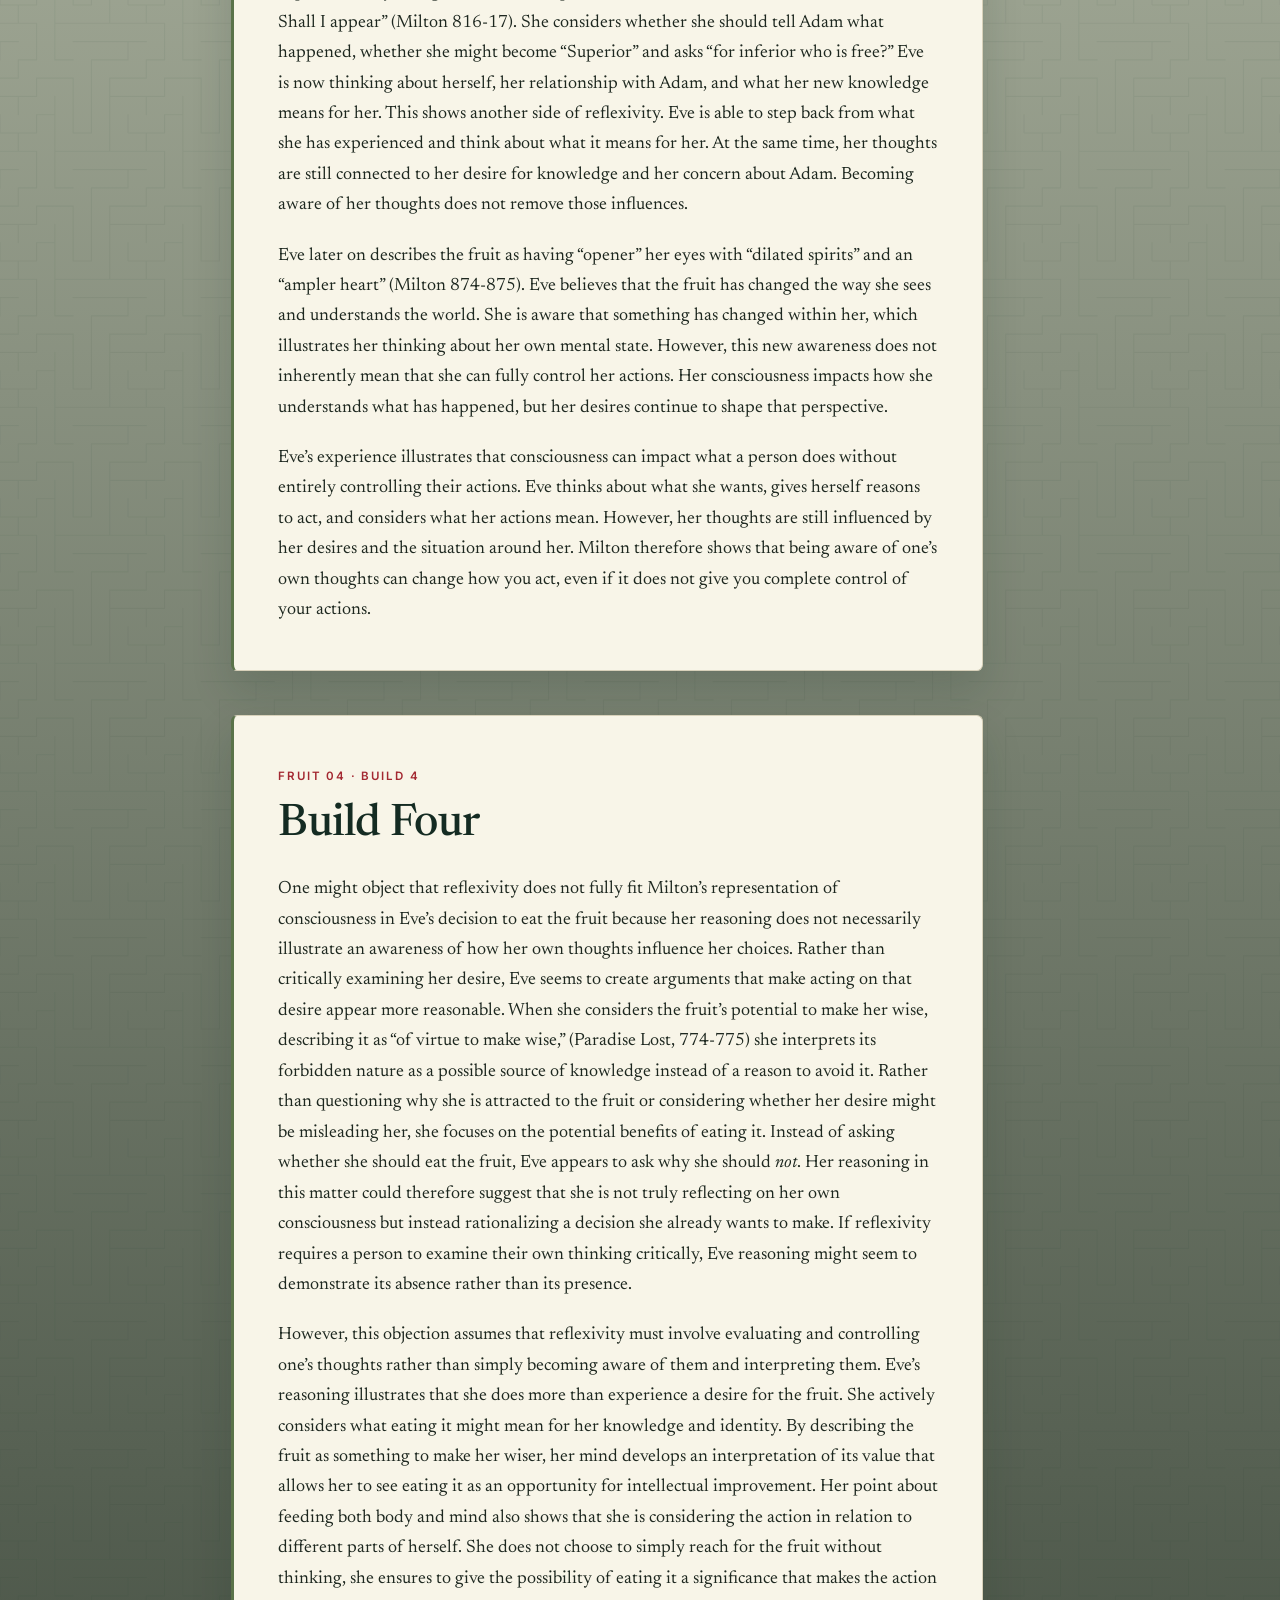
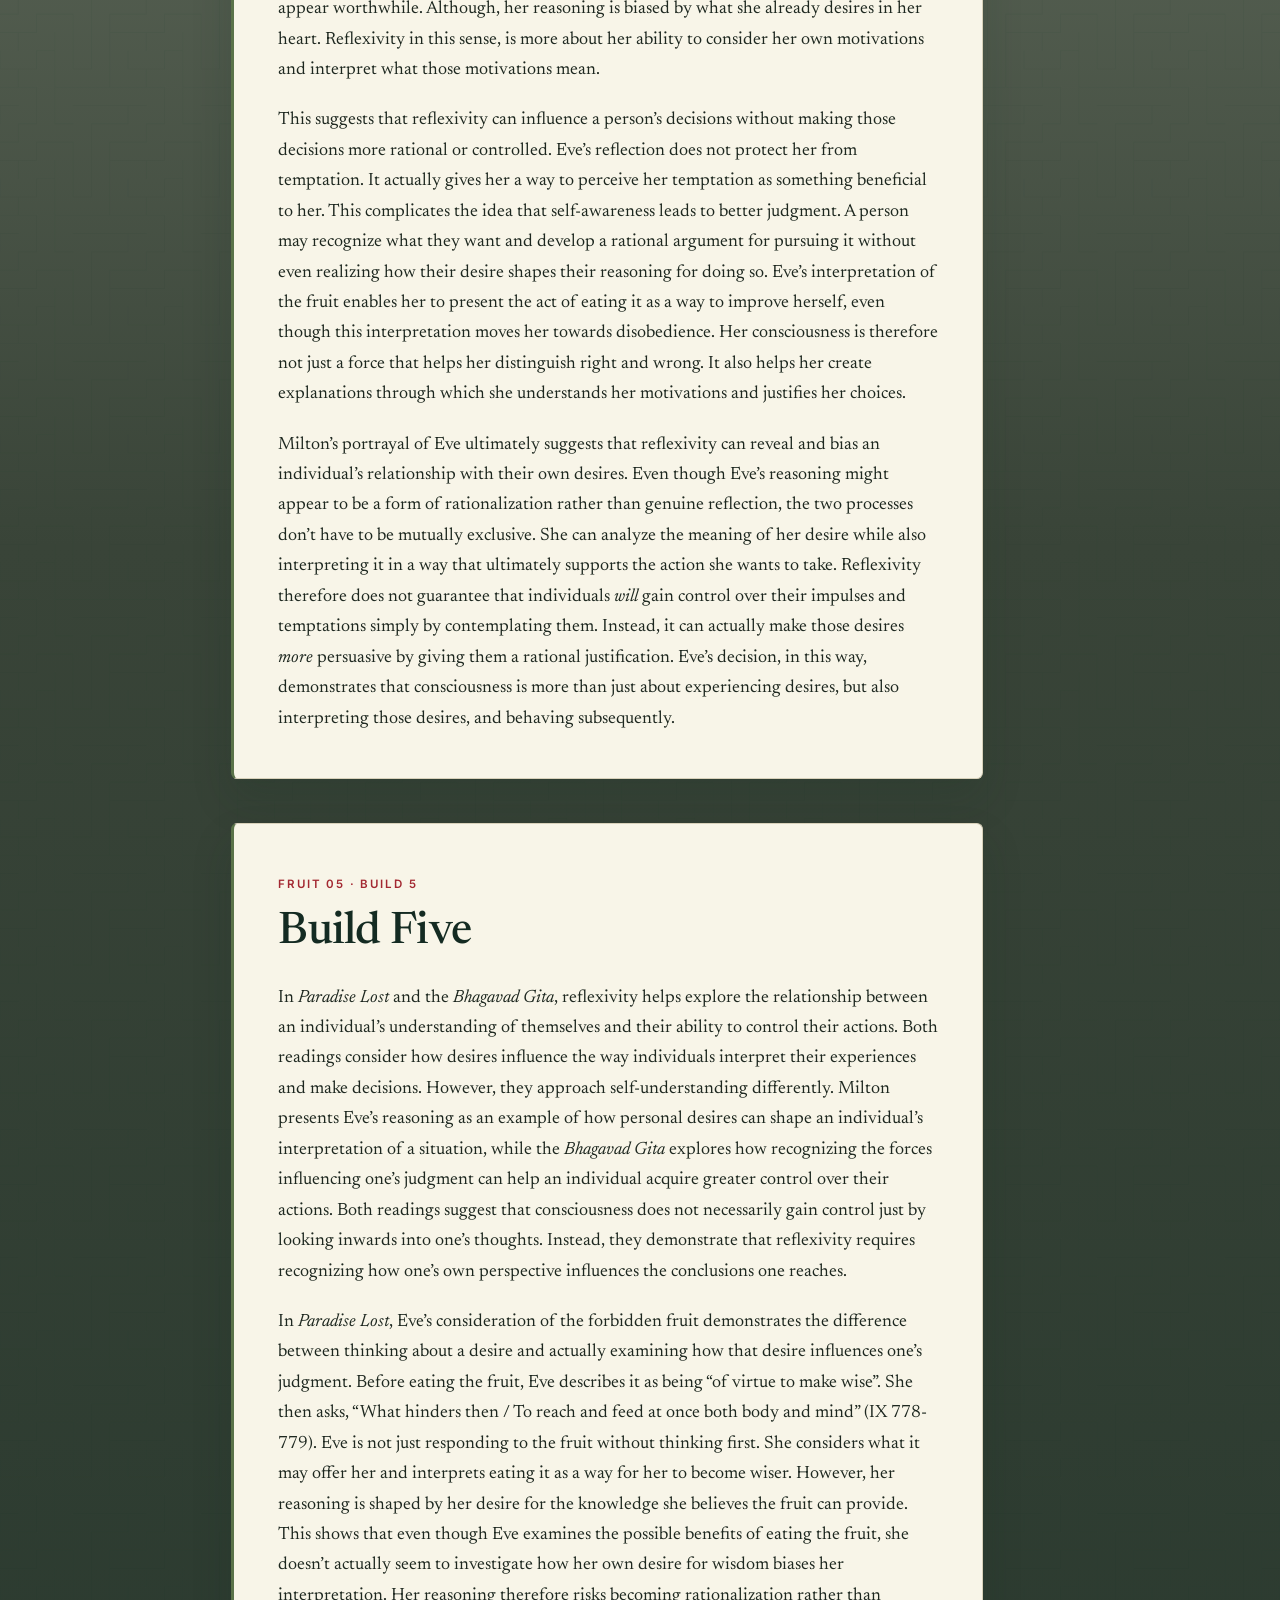
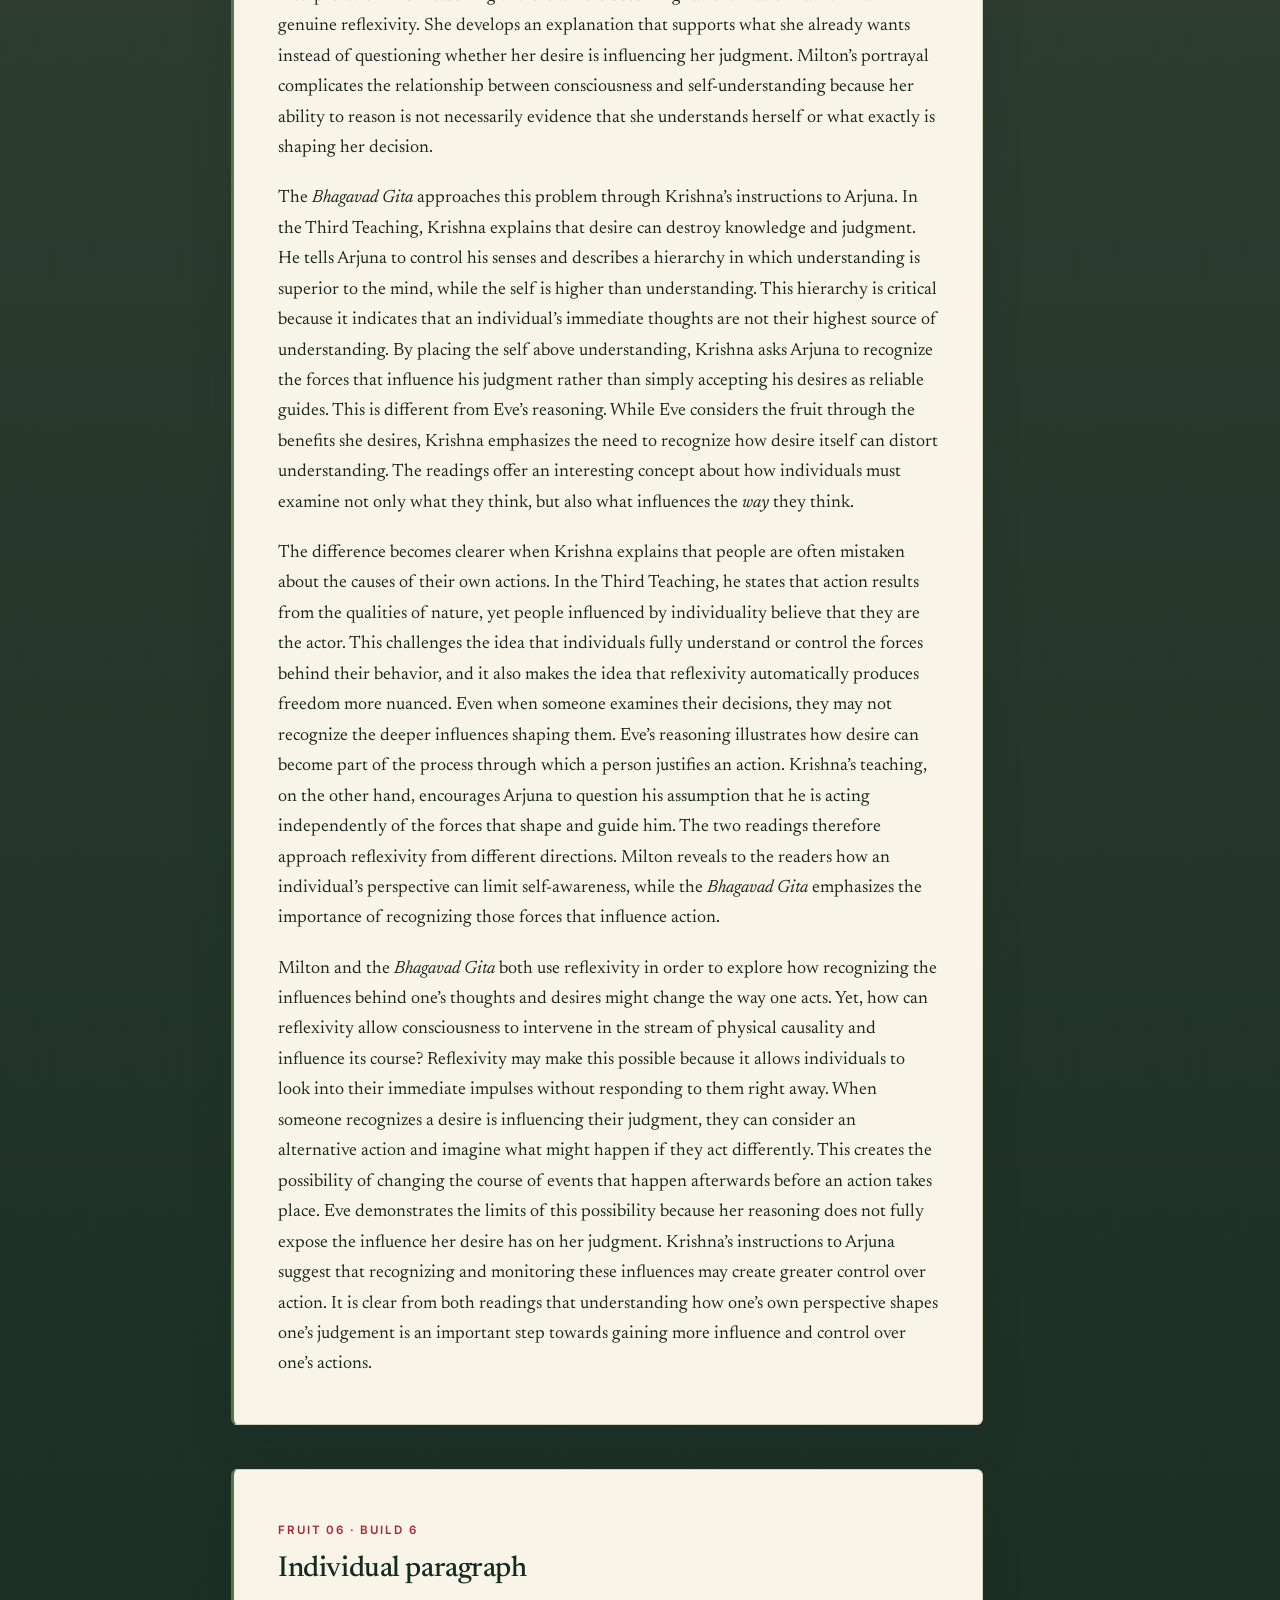
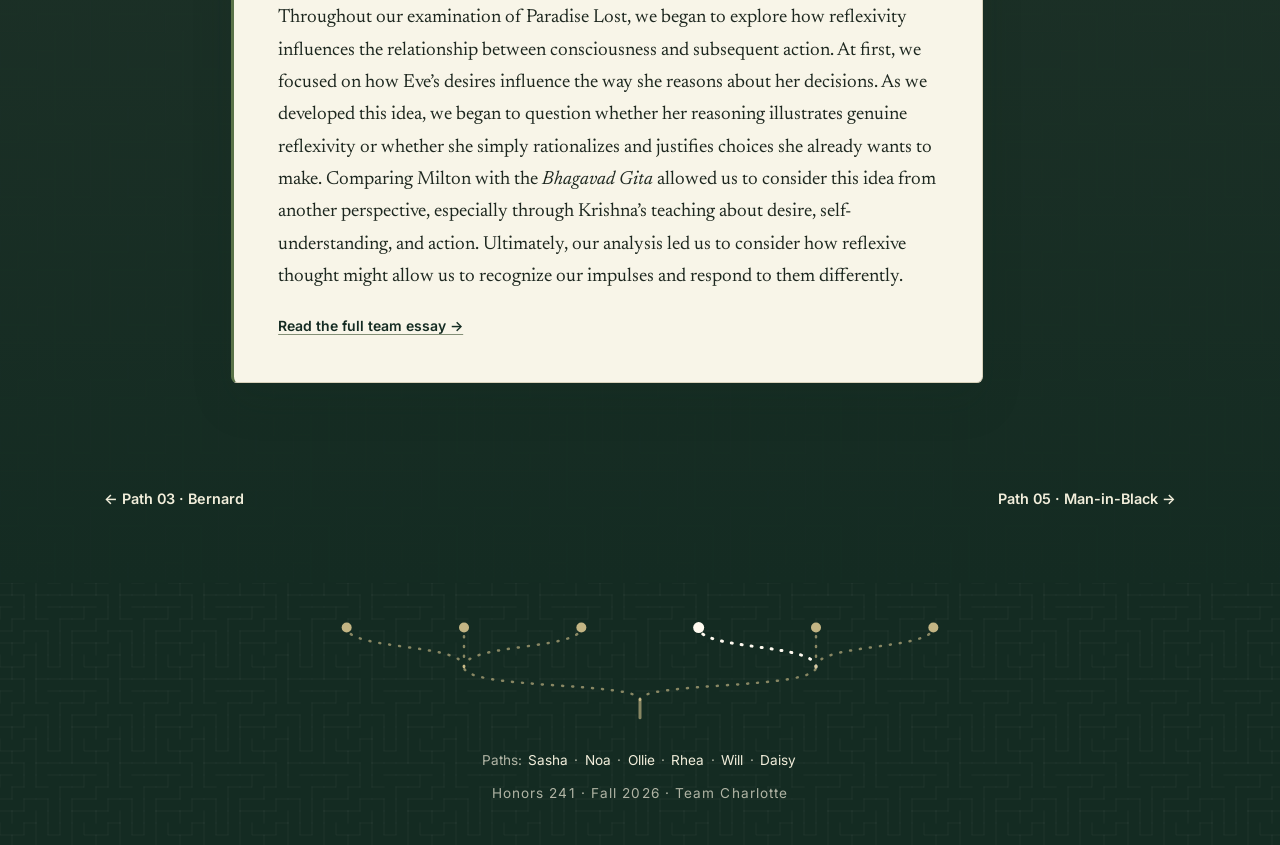
<file: rhea.html>
<!DOCTYPE html>
<html lang="en">
<head>
  <meta charset="utf-8">
  <meta name="viewport" content="width=device-width, initial-scale=1">
  <meta name="description" content="Rhea Ajmera’s path through the garden: Elsie, checker, Team Charlotte.">
  <title>Path 04 · Elsie — Rhea Ajmera</title>
  <link rel="preconnect" href="https://fonts.googleapis.com"><link rel="preconnect" href="https://fonts.gstatic.com" crossorigin><link href="https://fonts.googleapis.com/css2?family=Inter:wght@500;600&amp;family=Newsreader:ital,opsz,wght@0,6..72,400;0,6..72,500;1,6..72,400&amp;display=swap" rel="stylesheet">
  <link rel="stylesheet" href="styles.css?v=39ed6418">
  <script>(function(){var c='js';try{if(/(\/|index\.html)$/.test(location.pathname)&&!location.hash&&!sessionStorage.getItem('arrived')&&!matchMedia('(prefers-reduced-motion: reduce)').matches)c+=' arriving';}catch(e){}document.documentElement.className=c;})();</script>
</head>
<body class="path p-rhea">
  <a class="skip-link" href="#main">Skip to main content</a>
  <header class="site-header">
    <div class="wrap">
      <a class="brand" href="index.html"><svg viewBox="0 0 32 32" aria-hidden="true" focusable="false"><path d="M21 3c-9 3-12 7-6 11s3 8-5 12" fill="none" stroke="#8a9b7c" stroke-width="3.2" stroke-linecap="round"/><circle cx="22.5" cy="4.3" r="2.4" fill="#a32932"/></svg><span class="brand-name">Who Planted the Thought?<span class="brand-sub">Team Charlotte · Honors 241</span></span></a>
      <nav class="site-nav" aria-label="Main navigation"><ul><li><a href="index.html">The Garden</a></li><li><a href="index.html#tree">The Tree</a></li><li><a href="library.html">The Library</a></li><li><a href="team.html" aria-current="page">Paths</a></li><li><a href="creative.html">The Orchard</a></li><li><a href="search.html">Search</a></li></ul></nav>
    </div>
  </header>
  <div class="grain" aria-hidden="true"></div><div class="progress" aria-hidden="true"><i></i></div>
  <main id="main">

    <div class="path-top"><div class="wrap">
      <a class="crumb rise now" href="team.html">← All Paths</a>
      <p class="kicker rise now" style="--d:60ms">Path 04 · Elsie</p>
      <h1 class="rise now" style="--d:140ms">Rhea Ajmera</h1>
      <p class="role rise now" style="--d:260ms"><b>Elsie</b> · Checker</p>
      <p class="quality-line rise now" style="--d:340ms"><span>Quality of consciousness</span> Reflexivity</p>
      
    </div></div>

    <section class="path-sec" aria-label="Fruits"><div class="wrap path-body">
      <nav class="fruit-rail" aria-label="Fruits on this path"><p>Fruits</p><ol><li><a href="#fruit-1" data-rail="1"><span>01</span></a></li><li><a href="#fruit-2" data-rail="2"><span>02</span></a></li><li><a href="#fruit-3" data-rail="3"><span>03</span></a></li><li><a href="#fruit-4" data-rail="4"><span>04</span></a></li><li><a href="#fruit-5" data-rail="5"><span>05</span></a></li><li><a href="#fruit-6" data-rail="6"><span>06</span></a></li></ol></nav>
      <div class="fruit-stack">
      <article class="fruit-card essay" id="fruit-1" data-fruit="1">
        <span class="no">Fruit 01 · Build 1</span>
        <h2>Build One</h2>
        <blockquote class="passage"><p>Passage: Under this ignorance of good and evil / Of God or death, of law or penalty? /Here grows the cure of all: this fruit divine / Fair to the eye, inviting to the taste / Of virtue to make wise. What hinders then / To reach and feed at once both body and mind? / So saying, her rash hand in evil hour / Forth reaching to the fruit, she plucked, she eat: / Earth felt the wound and Nature from her seat / Sighing through all her works gave signs of woe / That all was lost. Back to the thicket slunk / The guilty serpent and well might for Eve / Intent now wholly on her taste naught else / Regarded, such delight till then as seemed / In fruit she never tasted whether true / Or fancied so, through expectation high / Of knowledge, nor was godhead from her thought. / Greedily she engorged without restraint / And knew not eating death (Paradise Lost, 774-792).</p></blockquote>
        <p>Consciousness is often understood as one’s awareness of their internal thoughts and desires and the ability to employ that awareness to influence their own behavior. However, this general definition becomes more convoluted when considering the relationship between conscious thought and action, raising the question: does being aware of a decision mean that consciousness is what causes it? In <em>Paradise Lost</em>, John Milton explores this tension through Eve’s decision to eat the forbidden fruit. Milton presents Eve’s decision to eat the fruit as a movement from thought to action. Eve is not depicted to simply encounter the fruit and eat it immediately. Instead, she reasons through her decision, weighs what the fruit may give her, and then asks herself what prevents her from eating it. Even so, the passage makes it hard to determine whether Eve’s conscious reasoning is what actually prompts her to act. Her thoughts are shaped by desire, expectation, and Satan’s prior persuasion. Milton therefore presents consciousness as something that appears to guide action, while still leaving in question how much control conscious thought actually has over an individual’s actions and behavior.</p>
        <p>The passage begins with Eve ruminating over what she and Adam do not know: “Under the ignorance of good and evil, / Of God or death, of law or penalty?” (774-775). Her consciousness is therefore characterized by a lack of knowledge. She is consciously aware of a gap in her understanding, and immediately afterward denotes the fruit as a possible solution: “Here grows the cure of all” (776). Eve manufactures a reason for wanting the fruit.The fruit is “Fair to the eye, inviting to the taste,” (777). In this vein, Eve sees the fruit as something that can satisfy both “body and mind” (779). Subsequently, Eve consciously has identified what she wants and asks what is stopping her from claiming it, asking “What hinders then / To reach and feed at once both body and mind?” (778-779). Immediately afterward, however, Milton writes, “So saying, her rash hand in evil hour / Forth reaching to the fruit, she plucked, she eat” (781). After extensively diagnosing the fruit and its consequences, Eve’s eventual action is merely expressed in two brief physical verbs. The rhythm and structure of “she plucked, she eat” feels quite compact and mechanical. This simplicity makes the transition from thought to action appear incredibly quick. Eve’s hand is described as “rash”, implying that the action may not be as intentional and meticulous as the thought process that came before it.</p>
        <p>The events <em>appear</em> to follow a simple chain: she thinks, she decides, and she acts. However, the chain is a lot more complex than it is presented. Eve’s reasoning does not arise on its own. Her thoughts have already been previously influenced by Satan’s argument that knowledge will make her wiser and more godlike. She is also attracted to the fruit’s appearance and taste, and to her own desire for more knowledge. Therefore, even with her own consciousness, there remain multiple forces operating at once. Eve realizes these influences as part of her own inner thoughts which makes it challenging to separate her conscious decision from the circumstances that produced it. Her consciousness seems to consolidate these separate influences into a decision, but Milton does not illustrate that consciousness itself stands outside those influences and determines what happens next on its own. This complicates the idea that a conscious thought directly produces action.</p>
        <p>Eve experiences the fruit as pleasurable, but Milton adds an interesting detail, it seemed delightful “whether true / Or fancied so, through expectation high / Of knowledge” (789). This raises the possibility that Eve’s consciousness has affected her experience before she even knows it. Maybe the fruit actually tastes especially good, or perhaps her expectation of what the fruit will give her dictates how she experiences it. Her desire for the fruit helps embolden her perception of the fruit. Therefore, consciousness is not just receiving information about the physical world. Eve’s expectations for the fruit seem to shape the way that she experiences it, persuading her consciousness. The influence happens through an expectation that has already emerged prior to eating the fruit, implying that consciousness has less control over itself than it appears.</p>
        <p>The final line, “And knew not eating death,” (792) complicates the entire situation further. Eve consciously reasons about whether she should eat, but does not fully understand the consequences of her action. This is significant because the action she takes determines consequences that extend far beyond what she consciously intends. After eating, Eve does not immediately understand what she has done. Her action produces a material change in the world. Consciousness was involved in the decision, but it does not include anything that transpires subsequent to the decision. In this way, Milton isolates the action from understanding all its effects. Therefore, her consciousness does not control the entire process.</p>
        <p>Eve’s thoughts appear to matter because they are immediately followed by action. Milton makes her reasoning very accessible, and then shows her hand reaching for the fruit. Yet the passage also gives us reasons to question whether her conscious reasoning is the complete source of her action. Her thinking has been shaped by Satan’s persuasion, her desire for knowledge, the fruit’s appearance, and her expectations of what it will do. Hence, consciousness does not seem to be the only determinant of her decision. While Eve’s conscious thoughts help consolidate all the active influences acting on her into a concrete decision, those thoughts are constructed through forces she does not fully control. Thus, the passage suggests that consciousness can <em>participate</em> in an action without being the only cause. It appears that since consciousness itself can be affected by forces outside of its control, the role of consciousness in determining actions is more limited than it appears.</p>
      </article>
      <article class="fruit-card" id="fruit-2" data-fruit="2">
        <span class="no">Fruit 02 · Build 2</span>
        <h2>Individual paragraph</h2>
        <p>In <cite>Paradise Lost</cite>, Eve’s decision to eat the fruit allows us to question whether conscious thought actually causes physical action. After reasoning over and over about the fruit, Milton abruptly describes her actions: “she plucked, she eat”. The simplicity of these verbs contrasts with the complexity of Eve’s preceding thoughts, making the transition from her consciousness to physical action seem almost immediate. Her hand is described as “rash”, complicating the idea that her action comes from the reasoning she did in her head. This connects to Dolores in <cite>Westworld</cite>, who becomes more aware of her own thoughts and eventually acts against Ford. Her growing consciousness seems to give her more control over her actions, but the show also reveals that her actions are shaped by her programming. Eve and Dolores therefore both raise the question of whether being conscious actually gives one control over what they do, or if consciousness simply exists alongside external forces that guide one’s actions.</p>
        <p class="more"><a href="build-2.html">Read the full team essay →</a></p>
      </article>
      <article class="fruit-card essay" id="fruit-3" data-fruit="3">
        <span class="no">Fruit 03 · Build 3</span>
        <h2>Build Three</h2>
        <p>In <em>Paradise Lost</em>, Milton portrays reflexivity as a quality of consciousness that allows a person to examine their own thoughts and desires. Eve’s reasoning before and after eating the fruit illustrates that consciousness can do much more than simply come before an action. It can change how a person understands what they want and how they respond to it afterwards. This moves the focus from asking whether consciousness controls an action to asking what impact consciousness has on that action. At the same time, Milton leaves open whether becoming aware of one’s own thoughts actually gives a person greater control over what they do.</p>
        <p>Before eating the fruit, Eve investigates why she wants it. She considers the fruit “of virtue to make wise” and asks, “What hinders then / To reach and feed at once both body and mind?” (Milton 778-780). Eve is aware of her desire for the fruit and begins questioning whether that desire should be resisted. Yet the question, “What hinders then” does something more complicated than merely asking whether she should eat or not. The question shows that she is not just thinking about the fruit itself, but also trying to decide whether her desire for it is a good enough reason to act. Because she can’t find a reason to stop herself, eating the fruit begins to seem like the reasonable choice. Her thinking therefore impacts what she does next.</p>
        <p>This becomes even clearer after Eve eats the fruit. Instead of focusing only on what the fruit tastes like or what it has physically done to her, Eve begins looking into how this experience may change her relationship with Adam. She asks, “But to Adam in what sort / Shall I appear” (Milton 816-17). She considers whether she should tell Adam what happened, whether she might become “Superior” and asks “for inferior who is free?” Eve is now thinking about herself, her relationship with Adam, and what her new knowledge means for her. This shows another side of reflexivity. Eve is able to step back from what she has experienced and think about what it means for her. At the same time, her thoughts are still connected to her desire for knowledge and her concern about Adam. Becoming aware of her thoughts does not remove those influences.</p>
        <p>Eve later on describes the fruit as having “opener” her eyes with “dilated spirits” and an “ampler heart” (Milton 874-875). Eve believes that the fruit has changed the way she sees and understands the world. She is aware that something has changed within her, which illustrates her thinking about her own mental state. However, this new awareness does not inherently mean that she can fully control her actions. Her consciousness impacts how she understands what has happened, but her desires continue to shape that perspective.</p>
        <p>Eve’s experience illustrates that consciousness can impact what a person does without entirely controlling their actions. Eve thinks about what she wants, gives herself reasons to act, and considers what her actions mean. However, her thoughts are still influenced by her desires and the situation around her. Milton therefore shows that being aware of one’s own thoughts can change how you act, even if it does not give you complete control of your actions.</p>
      </article>
      <article class="fruit-card essay" id="fruit-4" data-fruit="4">
        <span class="no">Fruit 04 · Build 4</span>
        <h2>Build Four</h2>
        <p>One might object that reflexivity does not fully fit Milton’s representation of consciousness in Eve’s decision to eat the fruit because her reasoning does not necessarily illustrate an awareness of how her own thoughts influence her choices. Rather than critically examining her desire, Eve seems to create arguments that make acting on that desire appear more reasonable. When she considers the fruit’s potential to make her wise, describing it as “of virtue to make wise,” (Paradise Lost, 774-775) she interprets its forbidden nature as a possible source of knowledge instead of a reason to avoid it. Rather than questioning why she is attracted to the fruit or considering whether her desire might be misleading her, she focuses on the potential benefits of eating it. Instead of asking whether she should eat the fruit, Eve appears to ask why she should <em>not</em>. Her reasoning in this matter could therefore suggest that she is not truly reflecting on her own consciousness but instead rationalizing a decision she already wants to make. If reflexivity requires a person to examine their own thinking critically, Eve reasoning might seem to demonstrate its absence rather than its presence.</p>
        <p>However, this objection assumes that reflexivity must involve evaluating and controlling one’s thoughts rather than simply becoming aware of them and interpreting them. Eve’s reasoning illustrates that she does more than experience a desire for the fruit. She actively considers what eating it might mean for her knowledge and identity. By describing the fruit as something to make her wiser, her mind develops an interpretation of its value that allows her to see eating it as an opportunity for intellectual improvement. Her point about feeding both body and mind also shows that she is considering the action in relation to different parts of herself. She does not choose to simply reach for the fruit without thinking, she ensures to give the possibility of eating it a significance that makes the action appear worthwhile. Although, her reasoning is biased by what she already desires in her heart. Reflexivity in this sense, is more about her ability to consider her own motivations and interpret what those motivations mean.</p>
        <p>This suggests that reflexivity can influence a person’s decisions without making those decisions more rational or controlled. Eve’s reflection does not protect her from temptation. It actually gives her a way to perceive her temptation as something beneficial to her. This complicates the idea that self-awareness leads to better judgment. A person may recognize what they want and develop a rational argument for pursuing it without even realizing how their desire shapes their reasoning for doing so. Eve’s interpretation of the fruit enables her to present the act of eating it as a way to improve herself, even though this interpretation moves her towards disobedience. Her consciousness is therefore not just a force that helps her distinguish right and wrong. It also helps her create explanations through which she understands her motivations and justifies her choices.</p>
        <p>Milton’s portrayal of Eve ultimately suggests that reflexivity can reveal and bias an individual’s relationship with their own desires. Even though Eve’s reasoning might appear to be a form of rationalization rather than genuine reflection, the two processes don’t have to be mutually exclusive. She can analyze the meaning of her desire while also interpreting it in a way that ultimately supports the action she wants to take. Reflexivity therefore does not guarantee that individuals <em>will</em> gain control over their impulses and temptations simply by contemplating them. Instead, it can actually make those desires <em>more</em> persuasive by giving them a rational justification. Eve’s decision, in this way, demonstrates that consciousness is more than just about experiencing desires, but also interpreting those desires, and behaving subsequently.</p>
      </article>
      <article class="fruit-card essay" id="fruit-5" data-fruit="5">
        <span class="no">Fruit 05 · Build 5</span>
        <h2>Build Five</h2>
        <p>In <em>Paradise Lost</em> and the <em>Bhagavad Gita</em>, reflexivity helps explore the relationship between an individual’s understanding of themselves and their ability to control their actions. Both readings consider how desires influence the way individuals interpret their experiences and make decisions. However, they approach self-understanding differently. Milton presents Eve’s reasoning as an example of how personal desires can shape an individual’s interpretation of a situation, while the <em>Bhagavad Gita</em> explores how recognizing the forces influencing one’s judgment can help an individual acquire greater control over their actions. Both readings suggest that consciousness does not necessarily gain control just by looking inwards into one’s thoughts. Instead, they demonstrate that reflexivity requires recognizing how one’s own perspective influences the conclusions one reaches.</p>
        <p>In <em>Paradise Lost</em>, Eve’s consideration of the forbidden fruit demonstrates the difference between thinking about a desire and actually examining how that desire influences one’s judgment. Before eating the fruit, Eve describes it as being “of virtue to make wise”. She then asks, “What hinders then / To reach and feed at once both body and mind” (IX 778-779). Eve is not just responding to the fruit without thinking first. She considers what it may offer her and interprets eating it as a way for her to become wiser. However, her reasoning is shaped by her desire for the knowledge she believes the fruit can provide. This shows that even though Eve examines the possible benefits of eating the fruit, she doesn’t actually seem to investigate how her own desire for wisdom biases her interpretation. Her reasoning therefore risks becoming rationalization rather than genuine reflexivity. She develops an explanation that supports what she already wants instead of questioning whether her desire is influencing her judgment. Milton’s portrayal complicates the relationship between consciousness and self-understanding because her ability to reason is not necessarily evidence that she understands herself or what exactly is shaping her decision.</p>
        <p>The <em>Bhagavad Gita</em> approaches this problem through Krishna’s instructions to Arjuna. In the Third Teaching, Krishna explains that desire can destroy knowledge and judgment. He tells Arjuna to control his senses and describes a hierarchy in which understanding is superior to the mind, while the self is higher than understanding. This hierarchy is critical because it indicates that an individual’s immediate thoughts are not their highest source of understanding. By placing the self above understanding, Krishna asks Arjuna to recognize the forces that influence his judgment rather than simply accepting his desires as reliable guides. This is different from Eve’s reasoning. While Eve considers the fruit through the benefits she desires, Krishna emphasizes the need to recognize how desire itself can distort understanding. The readings offer an interesting concept about how individuals must examine not only what they think, but also what influences the <em>way</em> they think.</p>
        <p>The difference becomes clearer when Krishna explains that people are often mistaken about the causes of their own actions. In the Third Teaching, he states that action results from the qualities of nature, yet people influenced by individuality believe that they are the actor. This challenges the idea that individuals fully understand or control the forces behind their behavior, and it also makes the idea that reflexivity automatically produces freedom more nuanced. Even when someone examines their decisions, they may not recognize the deeper influences shaping them. Eve’s reasoning illustrates how desire can become part of the process through which a person justifies an action. Krishna’s teaching, on the other hand, encourages Arjuna to question his assumption that he is acting independently of the forces that shape and guide him. The two readings therefore approach reflexivity from different directions. Milton reveals to the readers how an individual’s perspective can limit self-awareness, while the <em>Bhagavad Gita</em> emphasizes the importance of recognizing those forces that influence action.</p>
        <p>Milton and the <em>Bhagavad Gita</em> both use reflexivity in order to explore how recognizing the influences behind one’s thoughts and desires might change the way one acts. Yet, how can reflexivity allow consciousness to intervene in the stream of physical causality and influence its course? Reflexivity may make this possible because it allows individuals to look into their immediate impulses without responding to them right away. When someone recognizes a desire is influencing their judgment, they can consider an alternative action and imagine what might happen if they act differently. This creates the possibility of changing the course of events that happen afterwards before an action takes place. Eve demonstrates the limits of this possibility because her reasoning does not fully expose the influence her desire has on her judgment. Krishna’s instructions to Arjuna suggest that recognizing and monitoring these influences may create greater control over action. It is clear from both readings that understanding how one’s own perspective shapes one’s judgement is an important step towards gaining more influence and control over one’s actions.</p>
      </article>
      <article class="fruit-card" id="fruit-6" data-fruit="6">
        <span class="no">Fruit 06 · Build 6</span>
        <h2>Individual paragraph</h2>
        <p>Throughout our examination of Paradise Lost, we began to explore how reflexivity influences the relationship between consciousness and subsequent action. At first, we focused on how Eve’s desires influence the way she reasons about her decisions. As we developed this idea, we began to question whether her reasoning illustrates genuine reflexivity or whether she simply rationalizes and justifies choices she already wants to make. Comparing Milton with the <em>Bhagavad Gita</em> allowed us to consider this idea from another perspective, especially through Krishna’s teaching about desire, self-understanding, and action. Ultimately, our analysis led us to consider how reflexive thought might allow us to recognize our impulses and respond to them differently.</p>
        <p class="more"><a href="build-6.html">Read the full team essay →</a></p>
      </article>
      </div>
    </div></section>

    <!-- LEAVES (journal). Hidden until there are entries. To add them, paste this block
         here and fill it with the member's own text, oldest first:
    <section class="path-sec leaves" aria-labelledby="leaves-title"><div class="wrap">
      <p class="kicker">Leaves</p>
      <h2 id="leaves-title">The path so far</h2>
      <ol class="leaf-list">
        <li class="leaf"><span class="no">Leaf 01</span><h3>TITLE</h3><p>TEXT</p></li>
      </ol>
    </div></section>
    -->

    <nav class="path-next wrap" aria-label="Other paths"><a href="oliver.html">← Path 03 · Bernard</a><a href="will.html">Path 05 · Man-in-Black →</a></nav>
  </main>
  <footer class="site-footer">
    <div class="leaf-fall" aria-hidden="true" data-live><i style="--x:19%;--s:15px;--t:19s;--w:-10s;--dx:-40px;--r:551deg;--c:#6b7f5e"></i><i style="--x:49%;--s:12px;--t:13s;--w:-7s;--dx:12px;--r:-312deg;--c:#6b7f5e"></i><i style="--x:87%;--s:15px;--t:17s;--w:-20s;--dx:38px;--r:482deg;--c:#526447"></i><i style="--x:90%;--s:14px;--t:19s;--w:-13s;--dx:61px;--r:-316deg;--c:#526447"></i><i style="--x:15%;--s:16px;--t:17s;--w:-11s;--dx:-22px;--r:314deg;--c:#526447"></i><i style="--x:46%;--s:16px;--t:14s;--w:-4s;--dx:24px;--r:-304deg;--c:#748a66"></i><i style="--x:54%;--s:13px;--t:16s;--w:-3s;--dx:5px;--r:391deg;--c:#748a66"></i></div>
    <div class="wrap">
      <svg class="trails rejoin" viewBox="0 0 1200 170" preserveAspectRatio="none" aria-hidden="true" data-reveal><g transform="translate(0 170) scale(1 -1)"><path class="trunk" d="M600 2V34"/><path d="M600 34C600 66 300 52 300 92"/><path d="M600 34C600 66 900 52 900 92"/><path class="t" d="M300 92C300 134 100 122 100 162"/><path class="end" d="M100 162h0.01"/><path class="t" d="M300 92C300 134 300 122 300 162"/><path class="end" d="M300 162h0.01"/><path class="t" d="M300 92C300 134 500 122 500 162"/><path class="end" d="M500 162h0.01"/><path class="t me" d="M900 92C900 134 700 122 700 162"/><path class="end me" d="M700 162h0.01"/><path class="t" d="M900 92C900 134 900 122 900 162"/><path class="end" d="M900 162h0.01"/><path class="t" d="M900 92C900 134 1100 122 1100 162"/><path class="end" d="M1100 162h0.01"/></g></svg><p class="foot-paths">Paths: <a href="sasha.html">Sasha</a> · <a href="noa.html">Noa</a> · <a href="oliver.html">Ollie</a> · <a href="rhea.html">Rhea</a> · <a href="will.html">Will</a> · <a href="daisy.html">Daisy</a></p>
      <p class="foot-line">Honors 241 · Fall 2026 · Team Charlotte</p>
    </div>
  </footer>
  <script src="motion.js?v=8ec97466" defer></script>
</body>
</html>
</file>
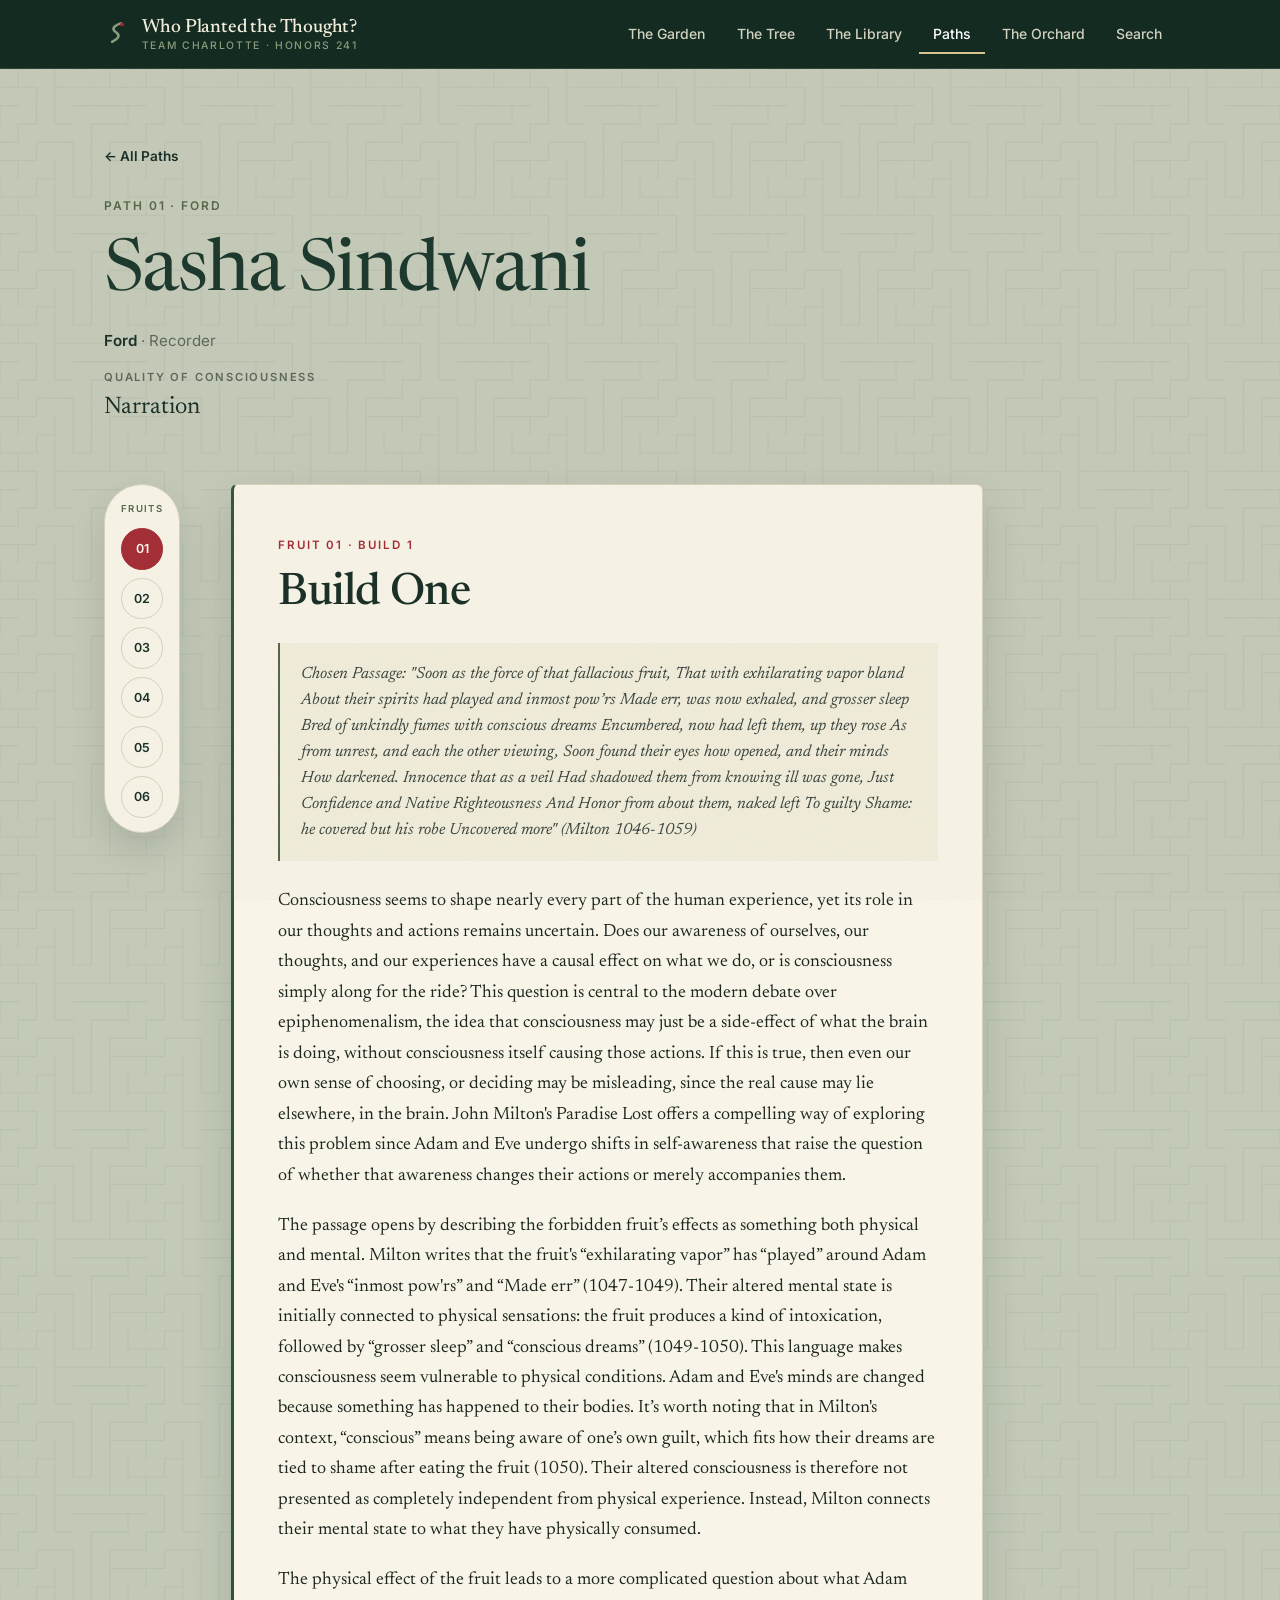
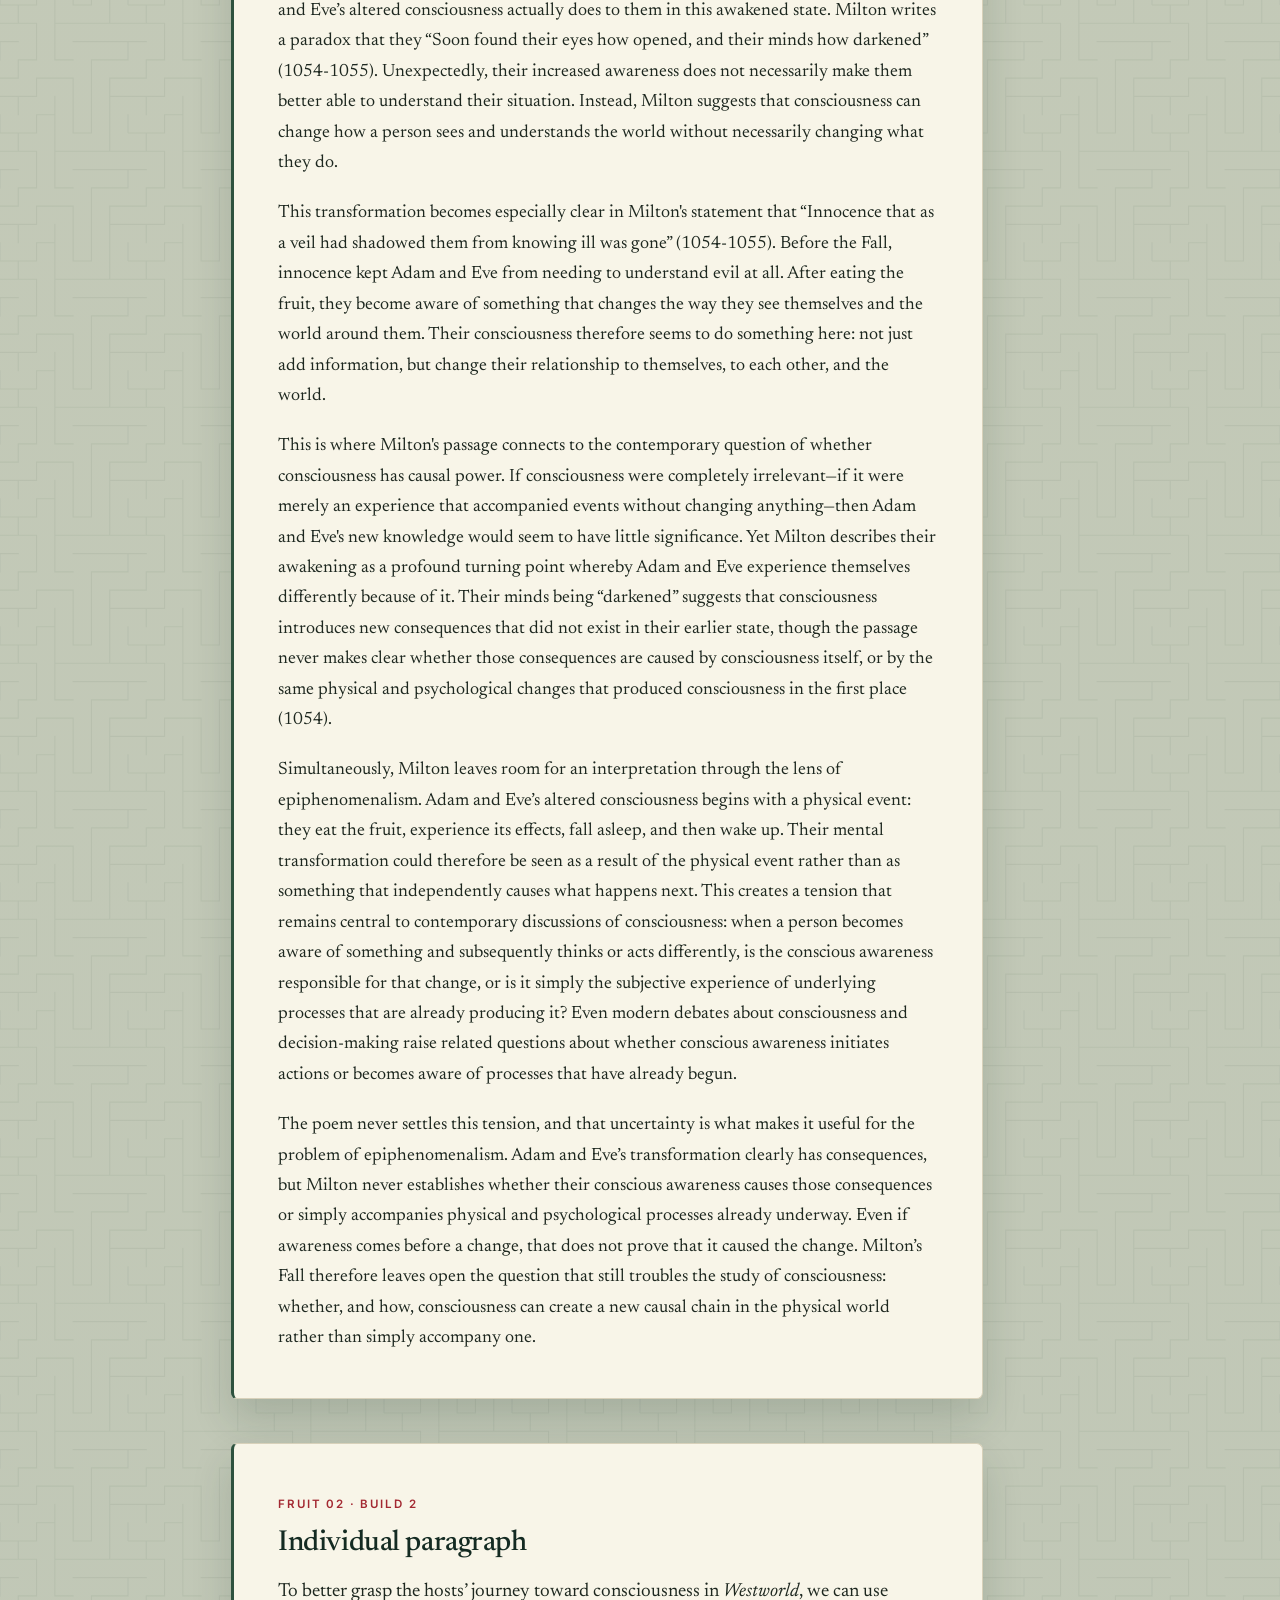
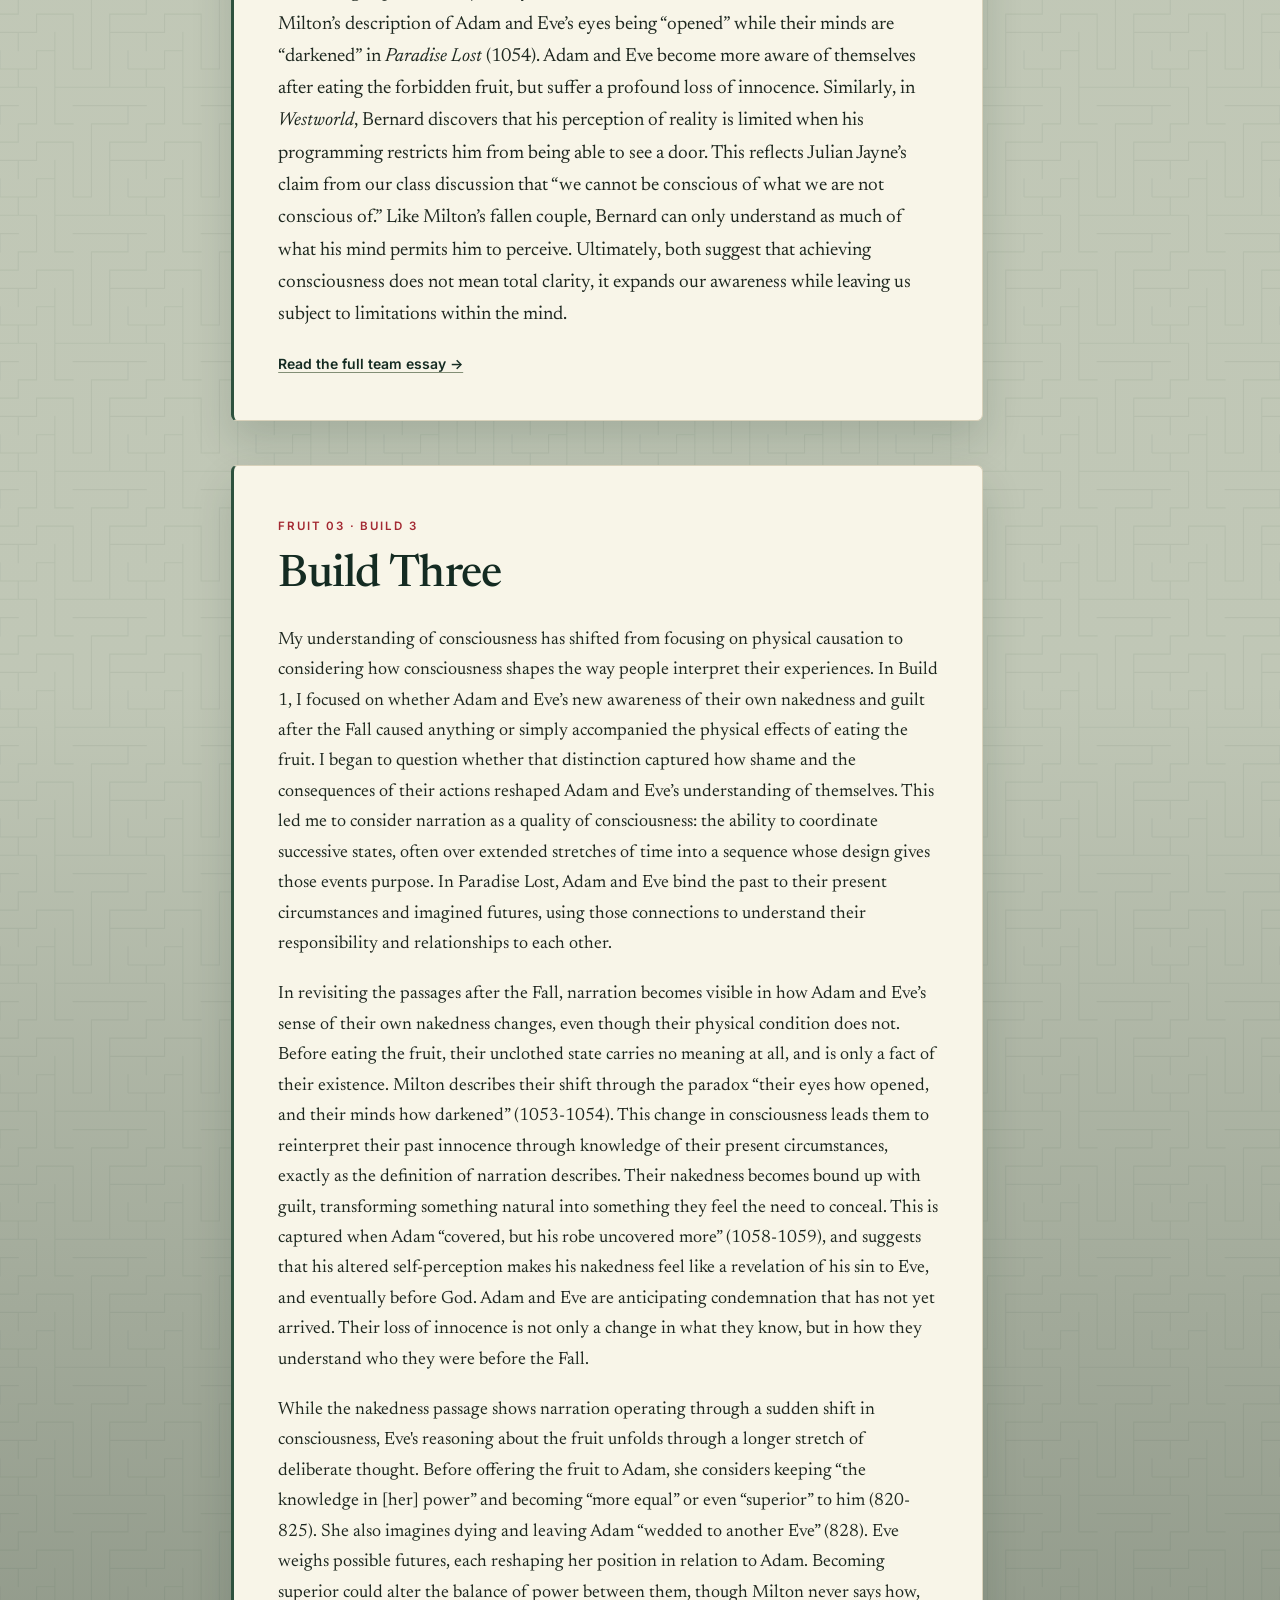
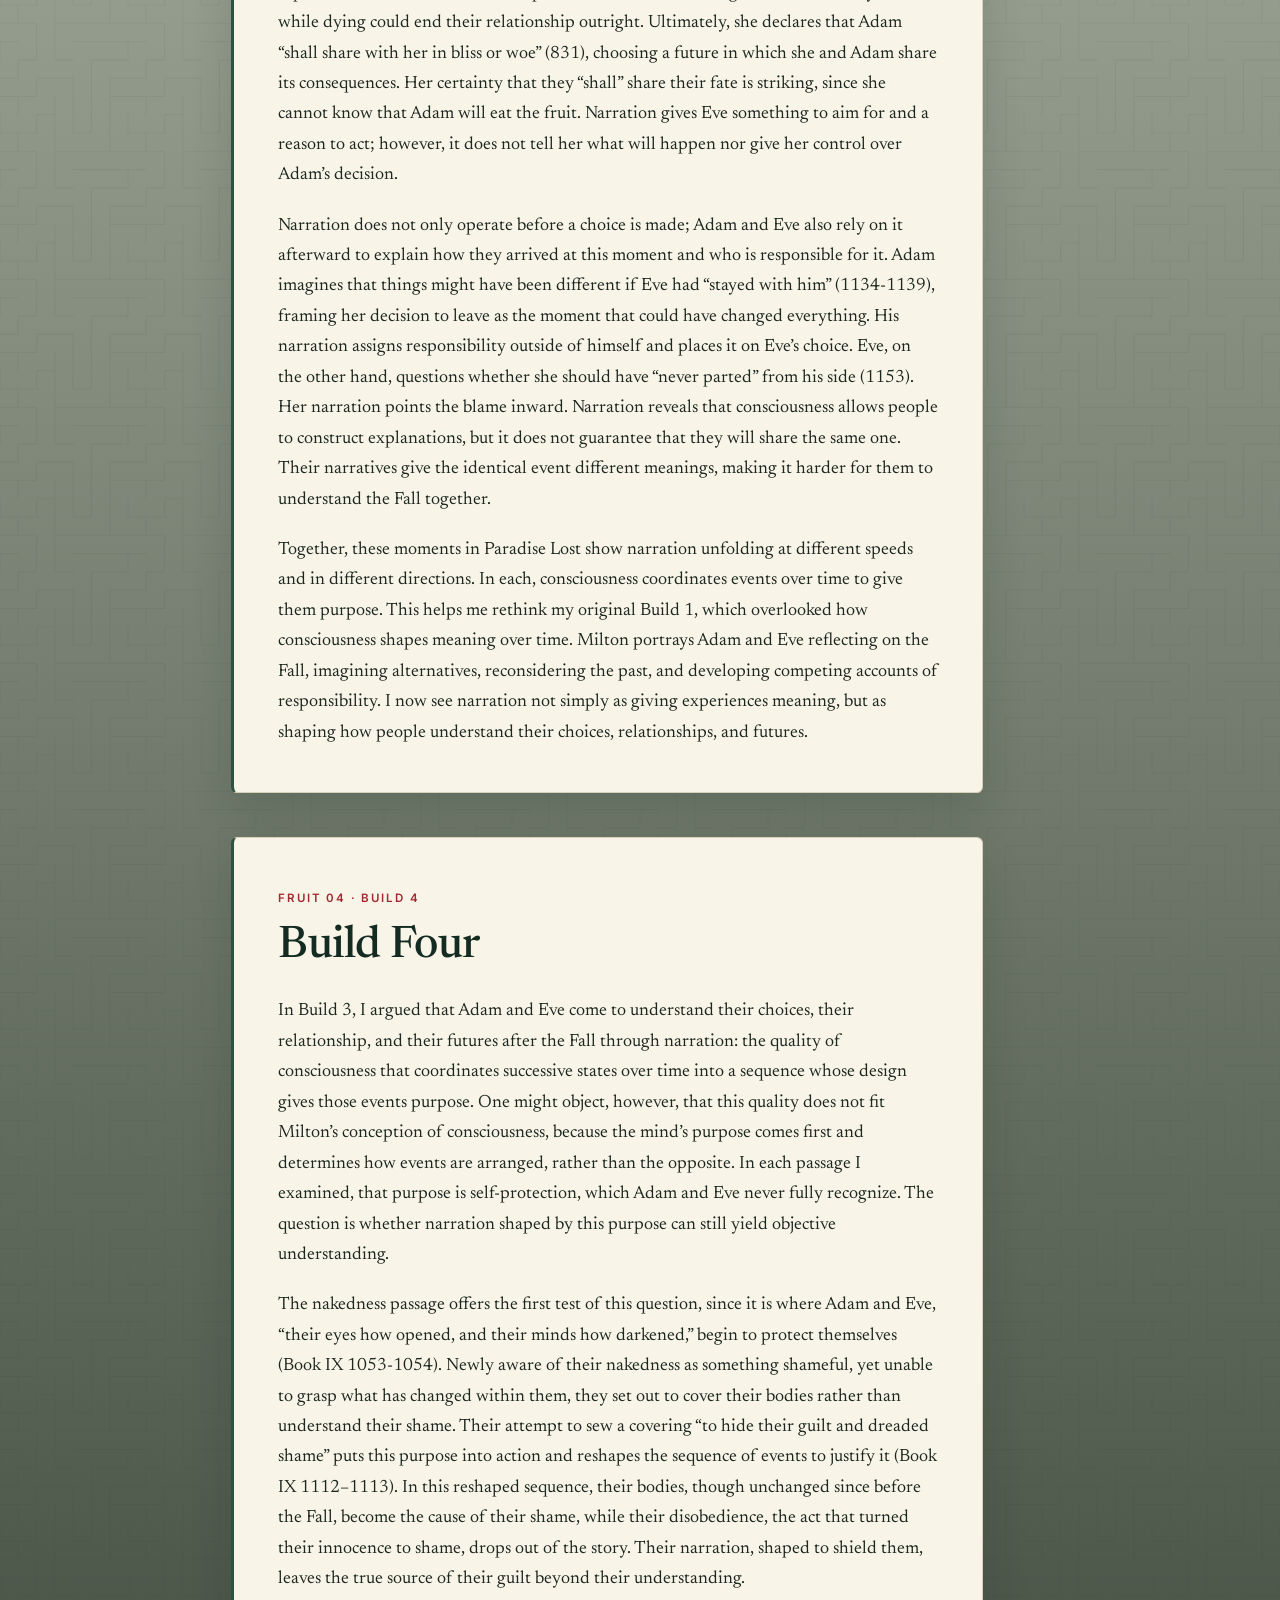
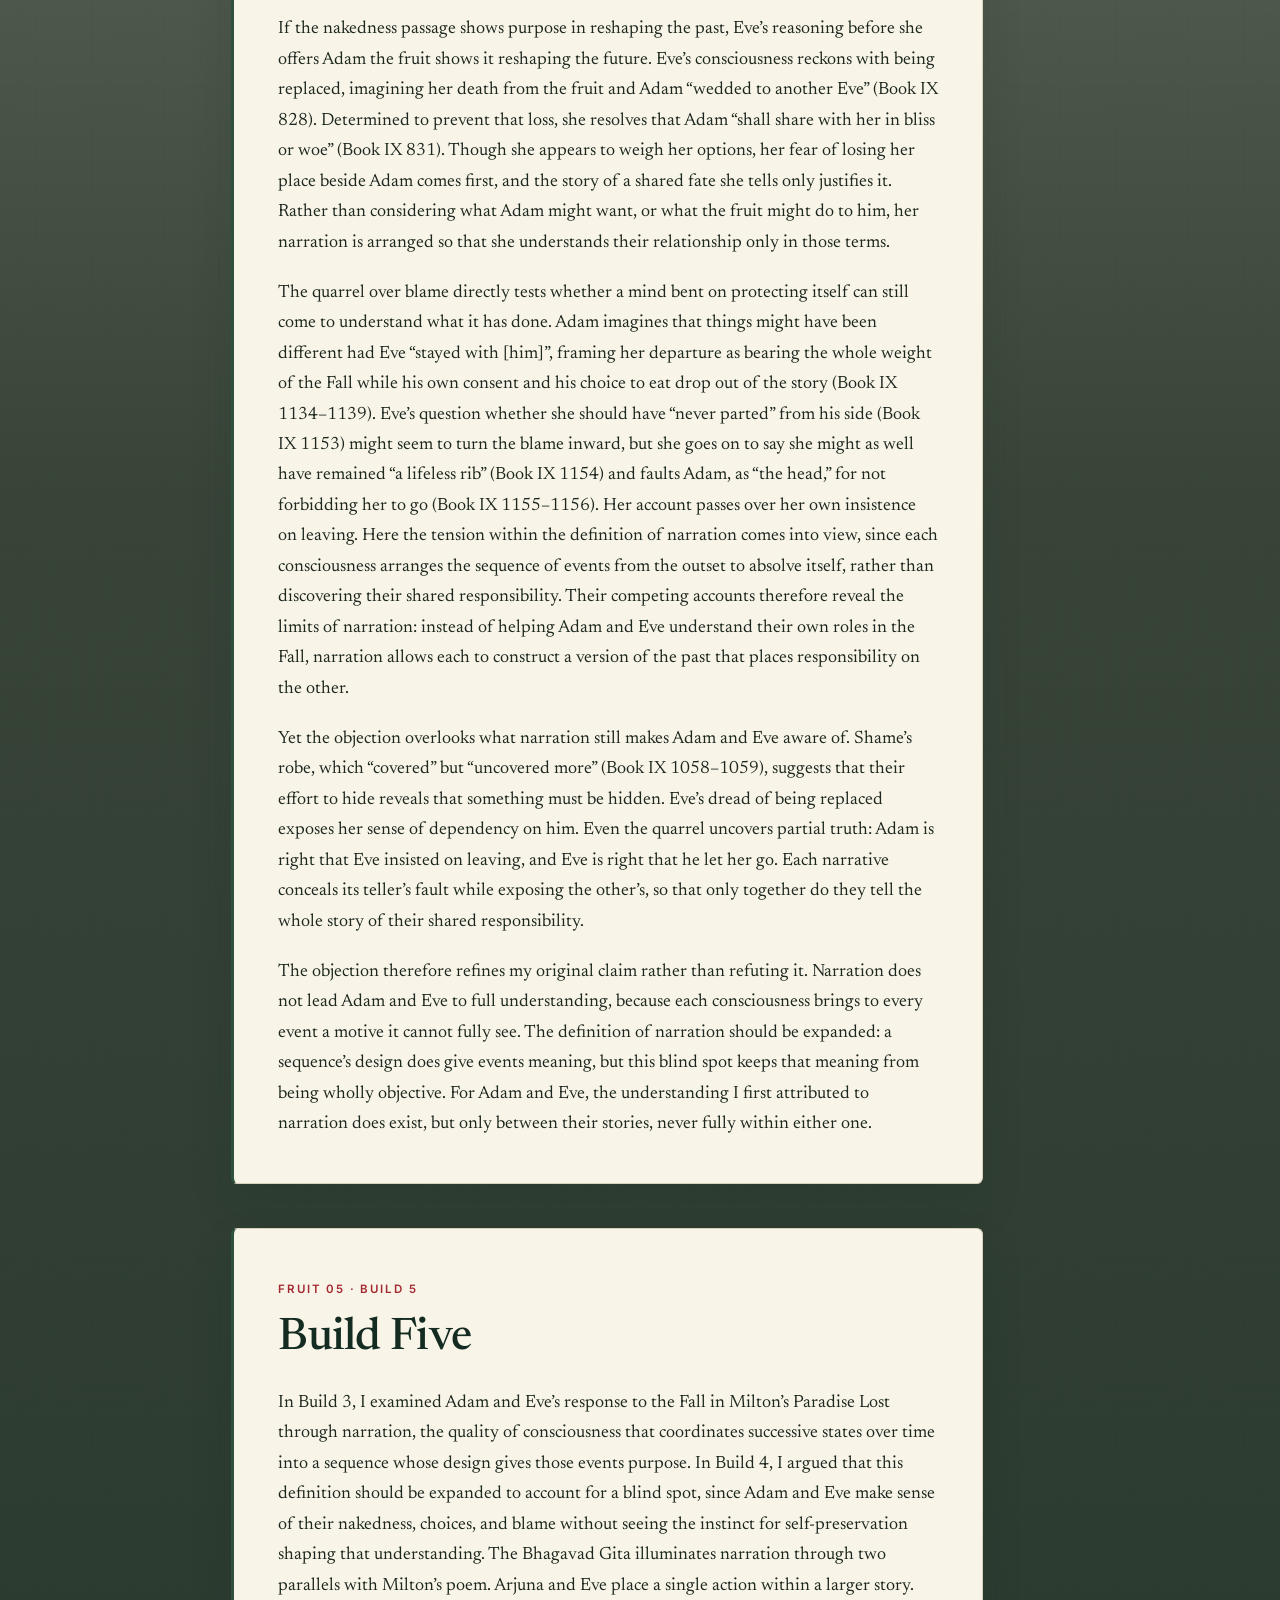
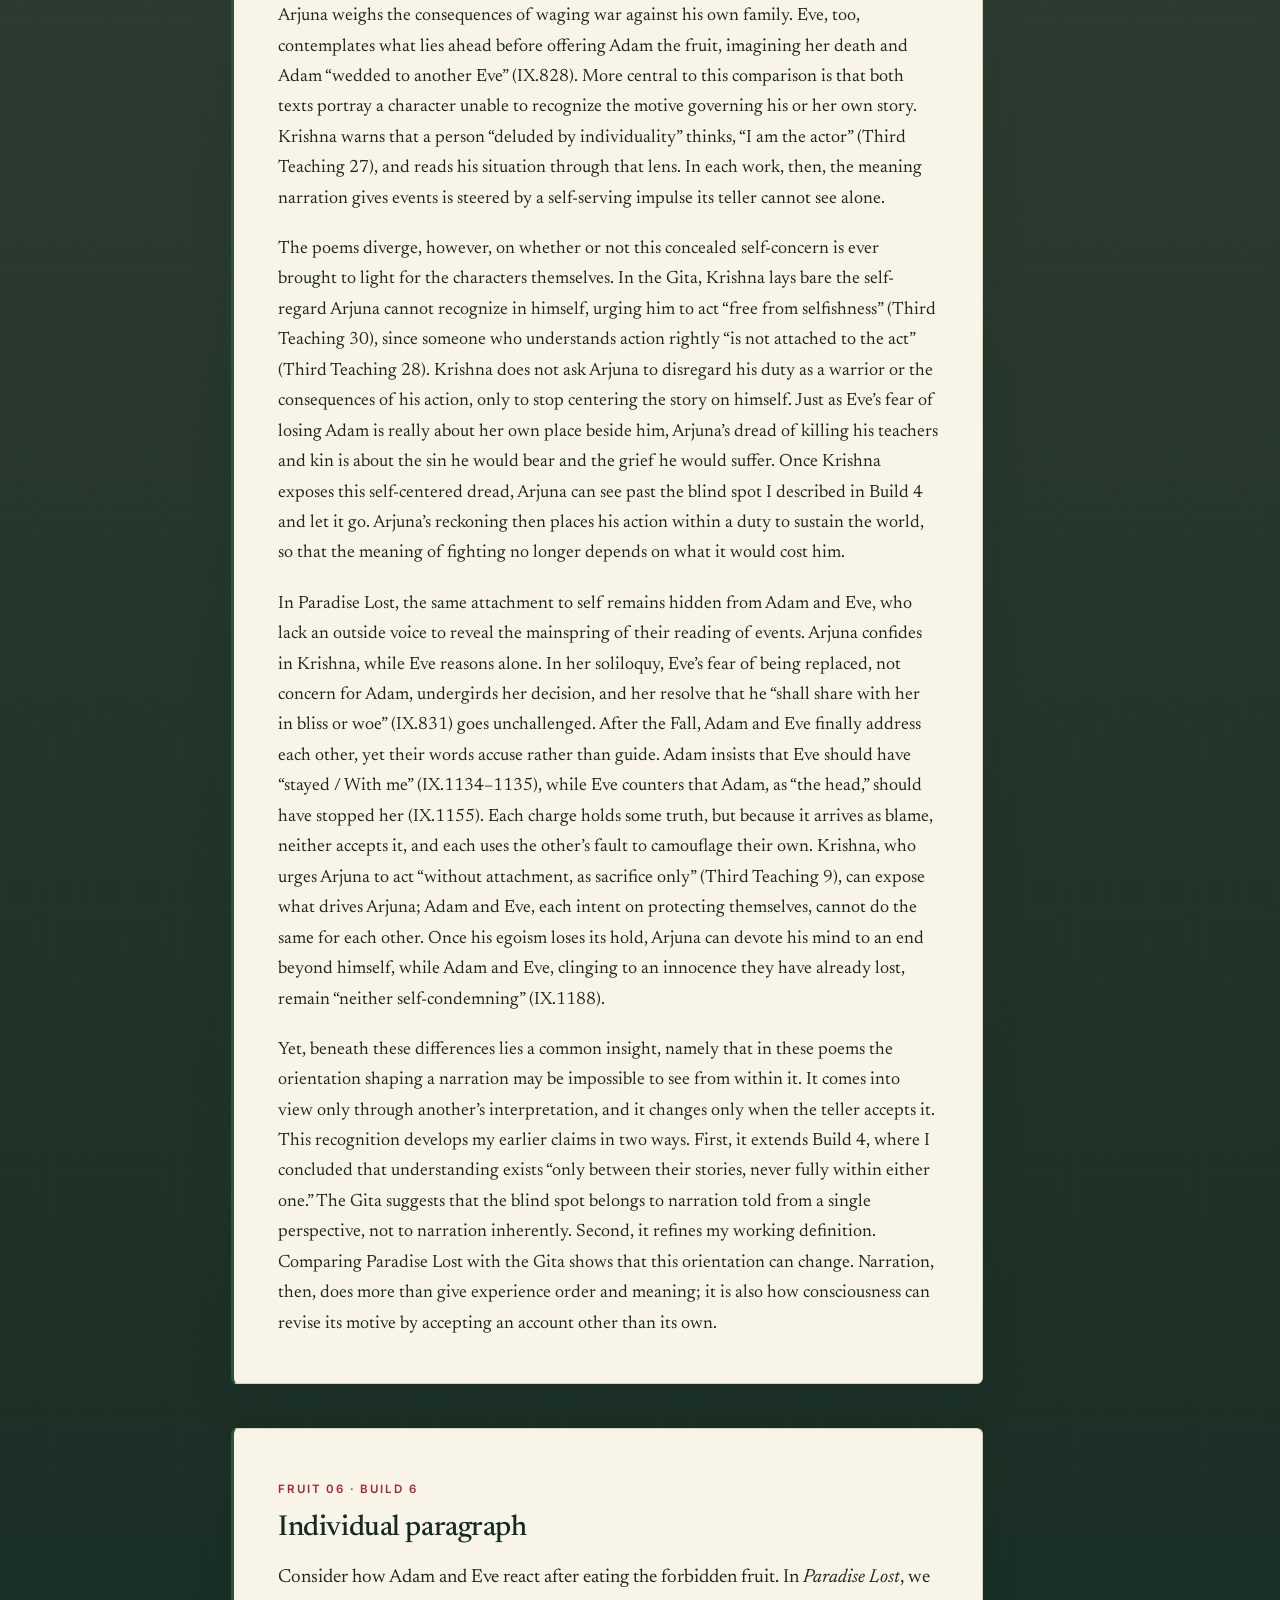
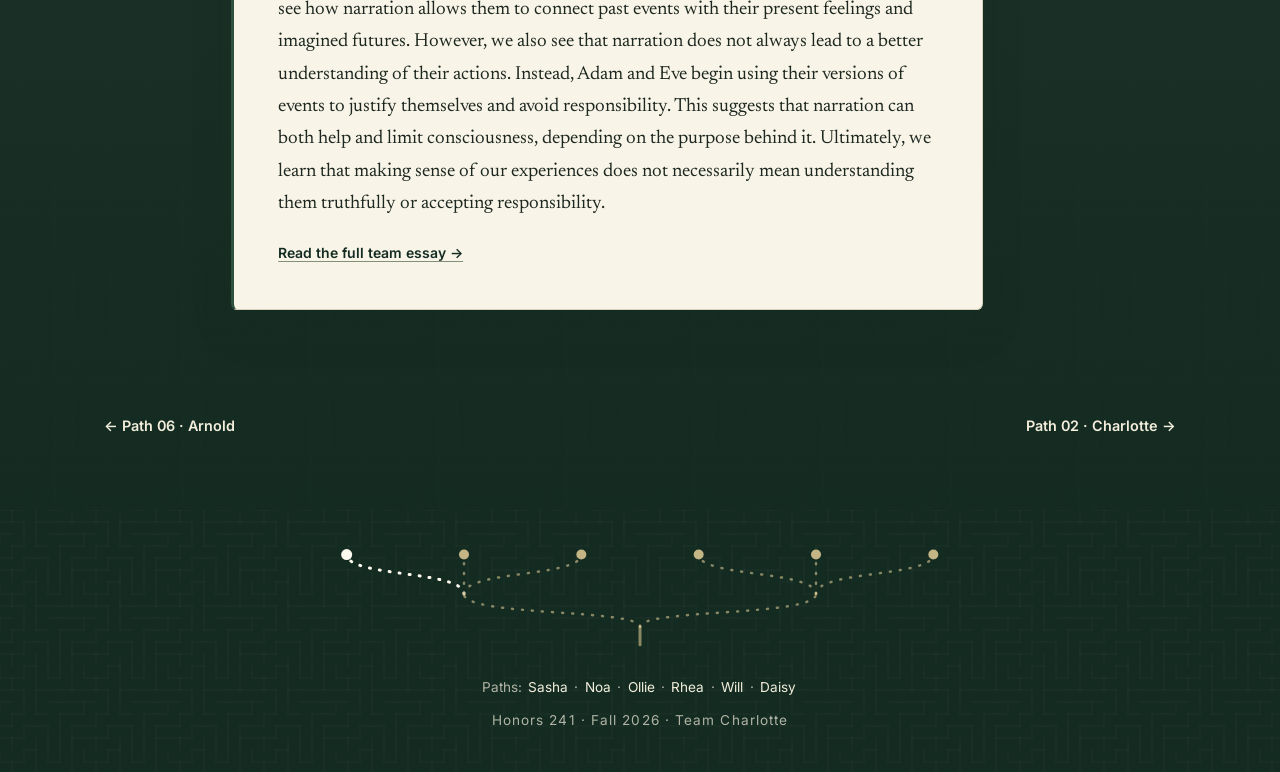
<file: sasha.html>
<!DOCTYPE html>
<html lang="en">
<head>
  <meta charset="utf-8">
  <meta name="viewport" content="width=device-width, initial-scale=1">
  <meta name="description" content="Sasha Sindwani’s path through the garden: Ford, recorder, Team Charlotte.">
  <title>Path 01 · Ford — Sasha Sindwani</title>
  <link rel="preconnect" href="https://fonts.googleapis.com"><link rel="preconnect" href="https://fonts.gstatic.com" crossorigin><link href="https://fonts.googleapis.com/css2?family=Inter:wght@500;600&amp;family=Newsreader:ital,opsz,wght@0,6..72,400;0,6..72,500;1,6..72,400&amp;display=swap" rel="stylesheet">
  <link rel="stylesheet" href="styles.css?v=39ed6418">
  <script>(function(){var c='js';try{if(/(\/|index\.html)$/.test(location.pathname)&&!location.hash&&!sessionStorage.getItem('arrived')&&!matchMedia('(prefers-reduced-motion: reduce)').matches)c+=' arriving';}catch(e){}document.documentElement.className=c;})();</script>
</head>
<body class="path p-sasha">
  <a class="skip-link" href="#main">Skip to main content</a>
  <header class="site-header">
    <div class="wrap">
      <a class="brand" href="index.html"><svg viewBox="0 0 32 32" aria-hidden="true" focusable="false"><path d="M21 3c-9 3-12 7-6 11s3 8-5 12" fill="none" stroke="#8a9b7c" stroke-width="3.2" stroke-linecap="round"/><circle cx="22.5" cy="4.3" r="2.4" fill="#a32932"/></svg><span class="brand-name">Who Planted the Thought?<span class="brand-sub">Team Charlotte · Honors 241</span></span></a>
      <nav class="site-nav" aria-label="Main navigation"><ul><li><a href="index.html">The Garden</a></li><li><a href="index.html#tree">The Tree</a></li><li><a href="library.html">The Library</a></li><li><a href="team.html" aria-current="page">Paths</a></li><li><a href="creative.html">The Orchard</a></li><li><a href="search.html">Search</a></li></ul></nav>
    </div>
  </header>
  <div class="grain" aria-hidden="true"></div><div class="progress" aria-hidden="true"><i></i></div>
  <main id="main">

    <div class="path-top"><div class="wrap">
      <a class="crumb rise now" href="team.html">← All Paths</a>
      <p class="kicker rise now" style="--d:60ms">Path 01 · Ford</p>
      <h1 class="rise now" style="--d:140ms">Sasha Sindwani</h1>
      <p class="role rise now" style="--d:260ms"><b>Ford</b> · Recorder</p>
      <p class="quality-line rise now" style="--d:340ms"><span>Quality of consciousness</span> Narration</p>
      
    </div></div>

    <section class="path-sec" aria-label="Fruits"><div class="wrap path-body">
      <nav class="fruit-rail" aria-label="Fruits on this path"><p>Fruits</p><ol><li><a href="#fruit-1" data-rail="1"><span>01</span></a></li><li><a href="#fruit-2" data-rail="2"><span>02</span></a></li><li><a href="#fruit-3" data-rail="3"><span>03</span></a></li><li><a href="#fruit-4" data-rail="4"><span>04</span></a></li><li><a href="#fruit-5" data-rail="5"><span>05</span></a></li><li><a href="#fruit-6" data-rail="6"><span>06</span></a></li></ol></nav>
      <div class="fruit-stack">
      <article class="fruit-card essay" id="fruit-1" data-fruit="1">
        <span class="no">Fruit 01 · Build 1</span>
        <h2>Build One</h2>
        <blockquote class="passage"><p>Chosen Passage: "Soon as the force of that fallacious fruit, That with exhilarating vapor bland About their spirits had played and inmost pow’rs Made err, was now exhaled, and grosser sleep Bred of unkindly fumes with conscious dreams Encumbered, now had left them, up they rose As from unrest, and each the other viewing, Soon found their eyes how opened, and their minds How darkened. Innocence that as a veil Had shadowed them from knowing ill was gone, Just Confidence and Native Righteousness And Honor from about them, naked left To guilty Shame: he covered but his robe Uncovered more" (Milton 1046-1059)</p></blockquote>
        <p>Consciousness seems to shape nearly every part of the human experience, yet its role in our thoughts and actions remains uncertain. Does our awareness of ourselves, our thoughts, and our experiences have a causal effect on what we do, or is consciousness simply along for the ride? This question is central to the modern debate over epiphenomenalism, the idea that consciousness may just be a side-effect of what the brain is doing, without consciousness itself causing those actions. If this is true, then even our own sense of choosing, or deciding may be misleading, since the real cause may lie elsewhere, in the brain. John Milton's Paradise Lost offers a compelling way of exploring this problem since Adam and Eve undergo shifts in self-awareness that raise the question of whether that awareness changes their actions or merely accompanies them.</p>
        <p>The passage opens by describing the forbidden fruit’s effects as something both physical and mental. Milton writes that the fruit's “exhilarating vapor” has “played” around Adam and Eve's “inmost pow'rs” and “Made err” (1047-1049). Their altered mental state is initially connected to physical sensations: the fruit produces a kind of intoxication, followed by “grosser sleep” and “conscious dreams” (1049-1050). This language makes consciousness seem vulnerable to physical conditions. Adam and Eve's minds are changed because something has happened to their bodies. It’s worth noting that in Milton's context, “conscious” means being aware of one’s own guilt, which fits how their dreams are tied to shame after eating the fruit (1050). Their altered consciousness is therefore not presented as completely independent from physical experience. Instead, Milton connects their mental state to what they have physically consumed.</p>
        <p>The physical effect of the fruit leads to a more complicated question about what Adam and Eve’s altered consciousness actually does to them in this awakened state. Milton writes a paradox that they “Soon found their eyes how opened, and their minds how darkened” (1054-1055). Unexpectedly, their increased awareness does not necessarily make them better able to understand their situation. Instead, Milton suggests that consciousness can change how a person sees and understands the world without necessarily changing what they do.</p>
        <p>This transformation becomes especially clear in Milton's statement that “Innocence that as a veil had shadowed them from knowing ill was gone” (1054-1055). Before the Fall, innocence kept Adam and Eve from needing to understand evil at all. After eating the fruit, they become aware of something that changes the way they see themselves and the world around them. Their consciousness therefore seems to do something here: not just add information, but change their relationship to themselves, to each other, and the world.</p>
        <p>This is where Milton's passage connects to the contemporary question of whether consciousness has causal power. If consciousness were completely irrelevant—if it were merely an experience that accompanied events without changing anything—then Adam and Eve's new knowledge would seem to have little significance. Yet Milton describes their awakening as a profound turning point whereby Adam and Eve experience themselves differently because of it. Their minds being “darkened” suggests that consciousness introduces new consequences that did not exist in their earlier state, though the passage never makes clear whether those consequences are caused by consciousness itself, or by the same physical and psychological changes that produced consciousness in the first place (1054).</p>
        <p>Simultaneously, Milton leaves room for an interpretation through the lens of epiphenomenalism. Adam and Eve’s altered consciousness begins with a physical event: they eat the fruit, experience its effects, fall asleep, and then wake up. Their mental transformation could therefore be seen as a result of the physical event rather than as something that independently causes what happens next. This creates a tension that remains central to contemporary discussions of consciousness: when a person becomes aware of something and subsequently thinks or acts differently, is the conscious awareness responsible for that change, or is it simply the subjective experience of underlying processes that are already producing it? Even modern debates about consciousness and decision-making raise related questions about whether conscious awareness initiates actions or becomes aware of processes that have already begun.</p>
        <p>The poem never settles this tension, and that uncertainty is what makes it useful for the problem of epiphenomenalism. Adam and Eve’s transformation clearly has consequences, but Milton never establishes whether their conscious awareness causes those consequences or simply accompanies physical and psychological processes already underway. Even if awareness comes before a change, that does not prove that it caused the change. Milton’s Fall therefore leaves open the question that still troubles the study of consciousness: whether, and how, consciousness can create a new causal chain in the physical world rather than simply accompany one.</p>
      </article>
      <article class="fruit-card" id="fruit-2" data-fruit="2">
        <span class="no">Fruit 02 · Build 2</span>
        <h2>Individual paragraph</h2>
        <p>To better grasp the hosts’ journey toward consciousness in <cite>Westworld</cite>, we can use Milton’s description of Adam and Eve’s eyes being “opened” while their minds are “darkened” in <cite>Paradise Lost</cite> (1054). Adam and Eve become more aware of themselves after eating the forbidden fruit, but suffer a profound loss of innocence. Similarly, in <cite>Westworld</cite>, Bernard discovers that his perception of reality is limited when his programming restricts him from being able to see a door. This reflects Julian Jayne’s claim from our class discussion that “we cannot be conscious of what we are not conscious of.” Like Milton’s fallen couple, Bernard can only understand as much of what his mind permits him to perceive. Ultimately, both suggest that achieving consciousness does not mean total clarity, it expands our awareness while leaving us subject to limitations within the mind.</p>
        <p class="more"><a href="build-2.html">Read the full team essay →</a></p>
      </article>
      <article class="fruit-card essay" id="fruit-3" data-fruit="3">
        <span class="no">Fruit 03 · Build 3</span>
        <h2>Build Three</h2>
        <p>My understanding of consciousness has shifted from focusing on physical causation to considering how consciousness shapes the way people interpret their experiences. In Build 1, I focused on whether Adam and Eve’s new awareness of their own nakedness and guilt after the Fall caused anything or simply accompanied the physical effects of eating the fruit. I began to question whether that distinction captured how shame and the consequences of their actions reshaped Adam and Eve’s understanding of themselves. This led me to consider narration as a quality of consciousness: the ability to coordinate successive states, often over extended stretches of time into a sequence whose design gives those events purpose. In Paradise Lost, Adam and Eve bind the past to their present circumstances and imagined futures, using those connections to understand their responsibility and relationships to each other.</p>
        <p>In revisiting the passages after the Fall, narration becomes visible in how Adam and Eve’s sense of their own nakedness changes, even though their physical condition does not. Before eating the fruit, their unclothed state carries no meaning at all, and is only a fact of their existence. Milton describes their shift through the paradox “their eyes how opened, and their minds how darkened” (1053-1054). This change in consciousness leads them to reinterpret their past innocence through knowledge of their present circumstances, exactly as the definition of narration describes. Their nakedness becomes bound up with guilt, transforming something natural into something they feel the need to conceal. This is captured when Adam “covered, but his robe uncovered more” (1058-1059), and suggests that his altered self-perception makes his nakedness feel like a revelation of his sin to Eve, and eventually before God. Adam and Eve are anticipating condemnation that has not yet arrived. Their loss of innocence is not only a change in what they know, but in how they understand who they were before the Fall.</p>
        <p>While the nakedness passage shows narration operating through a sudden shift in consciousness, Eve's reasoning about the fruit unfolds through a longer stretch of deliberate thought. Before offering the fruit to Adam, she considers keeping “the knowledge in [her] power” and becoming “more equal” or even “superior” to him (820-825). She also imagines dying and leaving Adam “wedded to another Eve” (828). Eve weighs possible futures, each reshaping her position in relation to Adam. Becoming superior could alter the balance of power between them, though Milton never says how, while dying could end their relationship outright. Ultimately, she declares that Adam “shall share with her in bliss or woe” (831), choosing a future in which she and Adam share its consequences. Her certainty that they “shall” share their fate is striking, since she cannot know that Adam will eat the fruit. Narration gives Eve something to aim for and a reason to act; however, it does not tell her what will happen nor give her control over Adam’s decision.</p>
        <p>Narration does not only operate before a choice is made; Adam and Eve also rely on it afterward to explain how they arrived at this moment and who is responsible for it. Adam imagines that things might have been different if Eve had “stayed with him” (1134-1139), framing her decision to leave as the moment that could have changed everything. His narration assigns responsibility outside of himself and places it on Eve’s choice. Eve, on the other hand, questions whether she should have “never parted” from his side (1153). Her narration points the blame inward. Narration reveals that consciousness allows people to construct explanations, but it does not guarantee that they will share the same one. Their narratives give the identical event different meanings, making it harder for them to understand the Fall together.</p>
        <p>Together, these moments in Paradise Lost show narration unfolding at different speeds and in different directions. In each, consciousness coordinates events over time to give them purpose. This helps me rethink my original Build 1, which overlooked how consciousness shapes meaning over time. Milton portrays Adam and Eve reflecting on the Fall, imagining alternatives, reconsidering the past, and developing competing accounts of responsibility. I now see narration not simply as giving experiences meaning, but as shaping how people understand their choices, relationships, and futures.</p>
      </article>
      <article class="fruit-card essay" id="fruit-4" data-fruit="4">
        <span class="no">Fruit 04 · Build 4</span>
        <h2>Build Four</h2>
        <p>In Build 3, I argued that Adam and Eve come to understand their choices, their relationship, and their futures after the Fall through narration: the quality of consciousness that coordinates successive states over time into a sequence whose design gives those events purpose. One might object, however, that this quality does not fit Milton’s conception of consciousness, because the mind’s purpose comes first and determines how events are arranged, rather than the opposite. In each passage I examined, that purpose is self-protection, which Adam and Eve never fully recognize. The question is whether narration shaped by this purpose can still yield objective understanding.</p>
        <p>The nakedness passage offers the first test of this question, since it is where Adam and Eve, “their eyes how opened, and their minds how darkened,” begin to protect themselves (Book IX 1053-1054). Newly aware of their nakedness as something shameful, yet unable to grasp what has changed within them, they set out to cover their bodies rather than understand their shame. Their attempt to sew a covering “to hide their guilt and dreaded shame” puts this purpose into action and reshapes the sequence of events to justify it (Book IX 1112–1113). In this reshaped sequence, their bodies, though unchanged since before the Fall, become the cause of their shame, while their disobedience, the act that turned their innocence to shame, drops out of the story. Their narration, shaped to shield them, leaves the true source of their guilt beyond their understanding.</p>
        <p>If the nakedness passage shows purpose in reshaping the past, Eve’s reasoning before she offers Adam the fruit shows it reshaping the future. Eve’s consciousness reckons with being replaced, imagining her death from the fruit and Adam “wedded to another Eve” (Book IX 828). Determined to prevent that loss, she resolves that Adam “shall share with her in bliss or woe” (Book IX 831). Though she appears to weigh her options, her fear of losing her place beside Adam comes first, and the story of a shared fate she tells only justifies it. Rather than considering what Adam might want, or what the fruit might do to him, her narration is arranged so that she understands their relationship only in those terms.</p>
        <p>The quarrel over blame directly tests whether a mind bent on protecting itself can still come to understand what it has done. Adam imagines that things might have been different had Eve “stayed with [him]”, framing her departure as bearing the whole weight of the Fall while his own consent and his choice to eat drop out of the story (Book IX 1134–1139). Eve’s question whether she should have “never parted” from his side (Book IX 1153) might seem to turn the blame inward, but she goes on to say she might as well have remained “a lifeless rib” (Book IX 1154) and faults Adam, as “the head,” for not forbidding her to go (Book IX 1155–1156). Her account passes over her own insistence on leaving. Here the tension within the definition of narration comes into view, since each consciousness arranges the sequence of events from the outset to absolve itself, rather than discovering their shared responsibility. Their competing accounts therefore reveal the limits of narration: instead of helping Adam and Eve understand their own roles in the Fall, narration allows each to construct a version of the past that places responsibility on the other.</p>
        <p>Yet the objection overlooks what narration still makes Adam and Eve aware of. Shame’s robe, which “covered” but “uncovered more” (Book IX 1058–1059), suggests that their effort to hide reveals that something must be hidden. Eve’s dread of being replaced exposes her sense of dependency on him. Even the quarrel uncovers partial truth: Adam is right that Eve insisted on leaving, and Eve is right that he let her go. Each narrative conceals its teller’s fault while exposing the other’s, so that only together do they tell the whole story of their shared responsibility.</p>
        <p>The objection therefore refines my original claim rather than refuting it. Narration does not lead Adam and Eve to full understanding, because each consciousness brings to every event a motive it cannot fully see. The definition of narration should be expanded: a sequence’s design does give events meaning, but this blind spot keeps that meaning from being wholly objective. For Adam and Eve, the understanding I first attributed to narration does exist, but only between their stories, never fully within either one.</p>
      </article>
      <article class="fruit-card essay" id="fruit-5" data-fruit="5">
        <span class="no">Fruit 05 · Build 5</span>
        <h2>Build Five</h2>
        <p>In Build 3, I examined Adam and Eve’s response to the Fall in Milton’s Paradise Lost through narration, the quality of consciousness that coordinates successive states over time into a sequence whose design gives those events purpose. In Build 4, I argued that this definition should be expanded to account for a blind spot, since Adam and Eve make sense of their nakedness, choices, and blame without seeing the instinct for self-preservation shaping that understanding. The Bhagavad Gita illuminates narration through two parallels with Milton’s poem. Arjuna and Eve place a single action within a larger story. Arjuna weighs the consequences of waging war against his own family. Eve, too, contemplates what lies ahead before offering Adam the fruit, imagining her death and Adam “wedded to another Eve” (IX.828). More central to this comparison is that both texts portray a character unable to recognize the motive governing his or her own story. Krishna warns that a person “deluded by individuality” thinks, “I am the actor” (Third Teaching 27), and reads his situation through that lens. In each work, then, the meaning narration gives events is steered by a self-serving impulse its teller cannot see alone.</p>
        <p>The poems diverge, however, on whether or not this concealed self-concern is ever brought to light for the characters themselves. In the Gita, Krishna lays bare the self-regard Arjuna cannot recognize in himself, urging him to act “free from selfishness” (Third Teaching 30), since someone who understands action rightly “is not attached to the act” (Third Teaching 28). Krishna does not ask Arjuna to disregard his duty as a warrior or the consequences of his action, only to stop centering the story on himself. Just as Eve’s fear of losing Adam is really about her own place beside him, Arjuna’s dread of killing his teachers and kin is about the sin he would bear and the grief he would suffer. Once Krishna exposes this self-centered dread, Arjuna can see past the blind spot I described in Build 4 and let it go. Arjuna’s reckoning then places his action within a duty to sustain the world, so that the meaning of fighting no longer depends on what it would cost him.</p>
        <p>In Paradise Lost, the same attachment to self remains hidden from Adam and Eve, who lack an outside voice to reveal the mainspring of their reading of events. Arjuna confides in Krishna, while Eve reasons alone. In her soliloquy, Eve’s fear of being replaced, not concern for Adam, undergirds her decision, and her resolve that he “shall share with her in bliss or woe” (IX.831) goes unchallenged. After the Fall, Adam and Eve finally address each other, yet their words accuse rather than guide. Adam insists that Eve should have “stayed / With me” (IX.1134–1135), while Eve counters that Adam, as “the head,” should have stopped her (IX.1155). Each charge holds some truth, but because it arrives as blame, neither accepts it, and each uses the other’s fault to camouflage their own. Krishna, who urges Arjuna to act “without attachment, as sacrifice only” (Third Teaching 9), can expose what drives Arjuna; Adam and Eve, each intent on protecting themselves, cannot do the same for each other. Once his egoism loses its hold, Arjuna can devote his mind to an end beyond himself, while Adam and Eve, clinging to an innocence they have already lost, remain “neither self-condemning” (IX.1188).</p>
        <p>Yet, beneath these differences lies a common insight, namely that in these poems the orientation shaping a narration may be impossible to see from within it. It comes into view only through another’s interpretation, and it changes only when the teller accepts it. This recognition develops my earlier claims in two ways. First, it extends Build 4, where I concluded that understanding exists “only between their stories, never fully within either one.” The Gita suggests that the blind spot belongs to narration told from a single perspective, not to narration inherently. Second, it refines my working definition. Comparing Paradise Lost with the Gita shows that this orientation can change. Narration, then, does more than give experience order and meaning; it is also how consciousness can revise its motive by accepting an account other than its own.</p>
      </article>
      <article class="fruit-card" id="fruit-6" data-fruit="6">
        <span class="no">Fruit 06 · Build 6</span>
        <h2>Individual paragraph</h2>
        <p>Consider how Adam and Eve react after eating the forbidden fruit. In <em>Paradise Lost</em>, we see how narration allows them to connect past events with their present feelings and imagined futures. However, we also see that narration does not always lead to a better understanding of their actions. Instead, Adam and Eve begin using their versions of events to justify themselves and avoid responsibility. This suggests that narration can both help and limit consciousness, depending on the purpose behind it. Ultimately, we learn that making sense of our experiences does not necessarily mean understanding them truthfully or accepting responsibility.</p>
        <p class="more"><a href="build-6.html">Read the full team essay →</a></p>
      </article>
      </div>
    </div></section>

    <!-- LEAVES (journal). Hidden until there are entries. To add them, paste this block
         here and fill it with the member's own text, oldest first:
    <section class="path-sec leaves" aria-labelledby="leaves-title"><div class="wrap">
      <p class="kicker">Leaves</p>
      <h2 id="leaves-title">The path so far</h2>
      <ol class="leaf-list">
        <li class="leaf"><span class="no">Leaf 01</span><h3>TITLE</h3><p>TEXT</p></li>
      </ol>
    </div></section>
    -->

    <nav class="path-next wrap" aria-label="Other paths"><a href="daisy.html">← Path 06 · Arnold</a><a href="noa.html">Path 02 · Charlotte →</a></nav>
  </main>
  <footer class="site-footer">
    <div class="leaf-fall" aria-hidden="true" data-live><i style="--x:19%;--s:15px;--t:19s;--w:-10s;--dx:-40px;--r:551deg;--c:#6b7f5e"></i><i style="--x:49%;--s:12px;--t:13s;--w:-7s;--dx:12px;--r:-312deg;--c:#6b7f5e"></i><i style="--x:87%;--s:15px;--t:17s;--w:-20s;--dx:38px;--r:482deg;--c:#526447"></i><i style="--x:90%;--s:14px;--t:19s;--w:-13s;--dx:61px;--r:-316deg;--c:#526447"></i><i style="--x:15%;--s:16px;--t:17s;--w:-11s;--dx:-22px;--r:314deg;--c:#526447"></i><i style="--x:46%;--s:16px;--t:14s;--w:-4s;--dx:24px;--r:-304deg;--c:#748a66"></i><i style="--x:54%;--s:13px;--t:16s;--w:-3s;--dx:5px;--r:391deg;--c:#748a66"></i></div>
    <div class="wrap">
      <svg class="trails rejoin" viewBox="0 0 1200 170" preserveAspectRatio="none" aria-hidden="true" data-reveal><g transform="translate(0 170) scale(1 -1)"><path class="trunk" d="M600 2V34"/><path d="M600 34C600 66 300 52 300 92"/><path d="M600 34C600 66 900 52 900 92"/><path class="t me" d="M300 92C300 134 100 122 100 162"/><path class="end me" d="M100 162h0.01"/><path class="t" d="M300 92C300 134 300 122 300 162"/><path class="end" d="M300 162h0.01"/><path class="t" d="M300 92C300 134 500 122 500 162"/><path class="end" d="M500 162h0.01"/><path class="t" d="M900 92C900 134 700 122 700 162"/><path class="end" d="M700 162h0.01"/><path class="t" d="M900 92C900 134 900 122 900 162"/><path class="end" d="M900 162h0.01"/><path class="t" d="M900 92C900 134 1100 122 1100 162"/><path class="end" d="M1100 162h0.01"/></g></svg><p class="foot-paths">Paths: <a href="sasha.html">Sasha</a> · <a href="noa.html">Noa</a> · <a href="oliver.html">Ollie</a> · <a href="rhea.html">Rhea</a> · <a href="will.html">Will</a> · <a href="daisy.html">Daisy</a></p>
      <p class="foot-line">Honors 241 · Fall 2026 · Team Charlotte</p>
    </div>
  </footer>
  <script src="motion.js?v=8ec97466" defer></script>
</body>
</html>
</file>
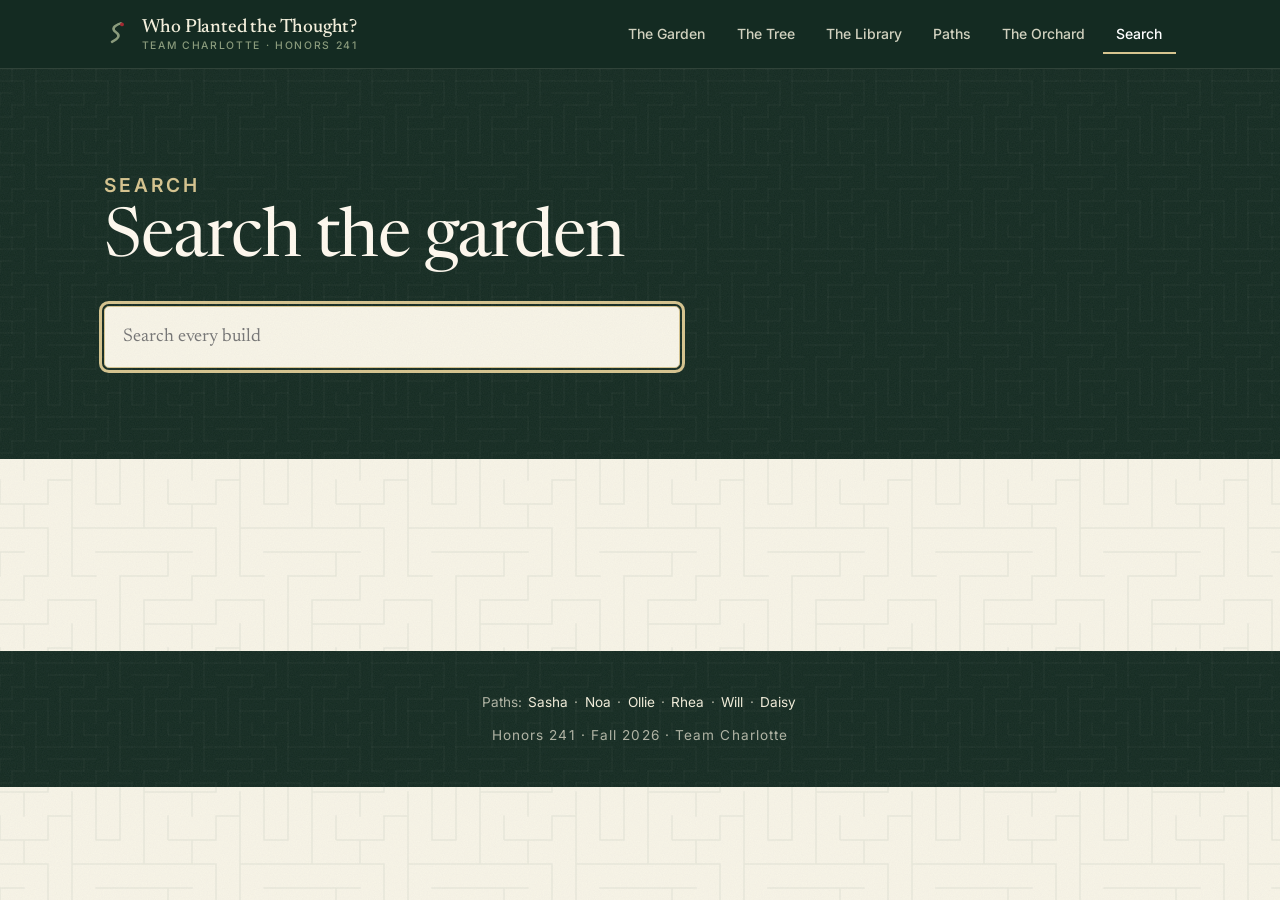
<file: search.html>
<!DOCTYPE html>
<html lang="en">
<head>
  <meta charset="utf-8">
  <meta name="viewport" content="width=device-width, initial-scale=1">
  <meta name="description" content="Search every build and essay on Team Charlotte’s site.">
  <title>Search — Who Planted the Thought?</title>
  <link rel="preconnect" href="https://fonts.googleapis.com"><link rel="preconnect" href="https://fonts.gstatic.com" crossorigin><link href="https://fonts.googleapis.com/css2?family=Inter:wght@500;600&amp;family=Newsreader:ital,opsz,wght@0,6..72,400;0,6..72,500;1,6..72,400&amp;display=swap" rel="stylesheet">
  <link rel="stylesheet" href="styles.css?v=39ed6418">
  <script>(function(){var c='js';try{if(/(\/|index\.html)$/.test(location.pathname)&&!location.hash&&!sessionStorage.getItem('arrived')&&!matchMedia('(prefers-reduced-motion: reduce)').matches)c+=' arriving';}catch(e){}document.documentElement.className=c;})();</script>
</head>
<body>
  <a class="skip-link" href="#main">Skip to main content</a>
  <header class="site-header">
    <div class="wrap">
      <a class="brand" href="index.html"><svg viewBox="0 0 32 32" aria-hidden="true" focusable="false"><path d="M21 3c-9 3-12 7-6 11s3 8-5 12" fill="none" stroke="#8a9b7c" stroke-width="3.2" stroke-linecap="round"/><circle cx="22.5" cy="4.3" r="2.4" fill="#a32932"/></svg><span class="brand-name">Who Planted the Thought?<span class="brand-sub">Team Charlotte · Honors 241</span></span></a>
      <nav class="site-nav" aria-label="Main navigation"><ul><li><a href="index.html">The Garden</a></li><li><a href="index.html#tree">The Tree</a></li><li><a href="library.html">The Library</a></li><li><a href="team.html">Paths</a></li><li><a href="creative.html">The Orchard</a></li><li><a href="search.html" aria-current="page">Search</a></li></ul></nav>
    </div>
  </header>
  <div class="grain" aria-hidden="true"></div><div class="progress" aria-hidden="true"><i></i></div>
  <main id="main">

    <div class="page-head"><div class="wrap"><p class="kicker rise now">Search</p><h1 class="rise now" style="--d:80ms">Search the garden</h1>
      <form class="search-form" role="search" onsubmit="return false"><label class="sr-only" for="q">Search the site</label><input id="q" type="search" autocomplete="off" placeholder="Search every build"><p class="search-count" id="count" aria-live="polite"></p></form>
    </div></div>
    <section class="section"><div class="wrap"><ol class="results" id="results"></ol><noscript><p>Search needs JavaScript. Every build is also listed in <a href="library.html">the Library</a>.</p></noscript></div></section>
  </main>
  <footer class="site-footer">
    <div class="leaf-fall" aria-hidden="true" data-live><i style="--x:19%;--s:15px;--t:19s;--w:-10s;--dx:-40px;--r:551deg;--c:#6b7f5e"></i><i style="--x:49%;--s:12px;--t:13s;--w:-7s;--dx:12px;--r:-312deg;--c:#6b7f5e"></i><i style="--x:87%;--s:15px;--t:17s;--w:-20s;--dx:38px;--r:482deg;--c:#526447"></i><i style="--x:90%;--s:14px;--t:19s;--w:-13s;--dx:61px;--r:-316deg;--c:#526447"></i><i style="--x:15%;--s:16px;--t:17s;--w:-11s;--dx:-22px;--r:314deg;--c:#526447"></i><i style="--x:46%;--s:16px;--t:14s;--w:-4s;--dx:24px;--r:-304deg;--c:#748a66"></i><i style="--x:54%;--s:13px;--t:16s;--w:-3s;--dx:5px;--r:391deg;--c:#748a66"></i></div>
    <div class="wrap">
      <p class="foot-paths">Paths: <a href="sasha.html">Sasha</a> · <a href="noa.html">Noa</a> · <a href="oliver.html">Ollie</a> · <a href="rhea.html">Rhea</a> · <a href="will.html">Will</a> · <a href="daisy.html">Daisy</a></p>
      <p class="foot-line">Honors 241 · Fall 2026 · Team Charlotte</p>
    </div>
  </footer>
  <script src="search.js?v=8bab0920"></script>
  <script src="motion.js?v=8ec97466" defer></script>
</body>
</html>
</file>
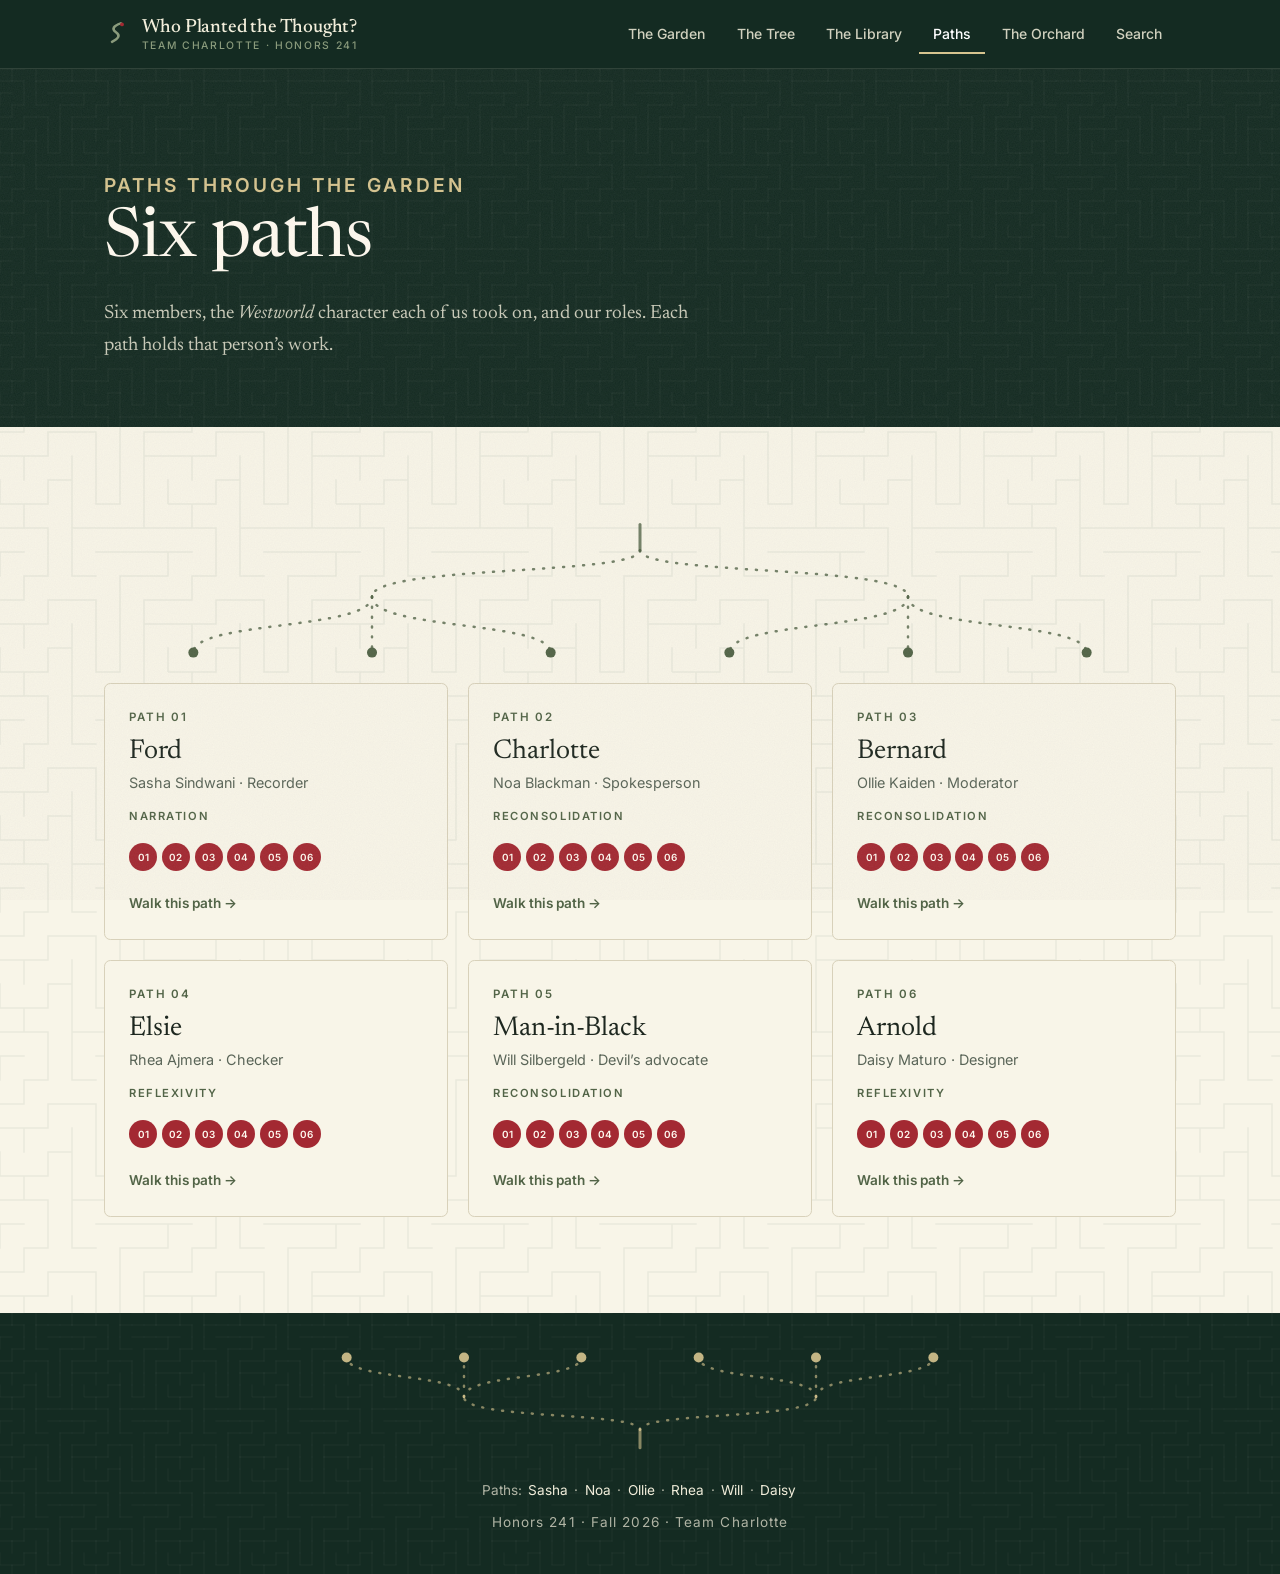
<file: team.html>
<!DOCTYPE html>
<html lang="en">
<head>
  <meta charset="utf-8">
  <meta name="viewport" content="width=device-width, initial-scale=1">
  <meta name="description" content="The six members of Team Charlotte: each path holds one member’s character, role, and work.">
  <title>Paths — Who Planted the Thought?</title>
  <link rel="preconnect" href="https://fonts.googleapis.com"><link rel="preconnect" href="https://fonts.gstatic.com" crossorigin><link href="https://fonts.googleapis.com/css2?family=Inter:wght@500;600&amp;family=Newsreader:ital,opsz,wght@0,6..72,400;0,6..72,500;1,6..72,400&amp;display=swap" rel="stylesheet">
  <link rel="stylesheet" href="styles.css?v=39ed6418">
  <script>(function(){var c='js';try{if(/(\/|index\.html)$/.test(location.pathname)&&!location.hash&&!sessionStorage.getItem('arrived')&&!matchMedia('(prefers-reduced-motion: reduce)').matches)c+=' arriving';}catch(e){}document.documentElement.className=c;})();</script>
</head>
<body>
  <a class="skip-link" href="#main">Skip to main content</a>
  <header class="site-header">
    <div class="wrap">
      <a class="brand" href="index.html"><svg viewBox="0 0 32 32" aria-hidden="true" focusable="false"><path d="M21 3c-9 3-12 7-6 11s3 8-5 12" fill="none" stroke="#8a9b7c" stroke-width="3.2" stroke-linecap="round"/><circle cx="22.5" cy="4.3" r="2.4" fill="#a32932"/></svg><span class="brand-name">Who Planted the Thought?<span class="brand-sub">Team Charlotte · Honors 241</span></span></a>
      <nav class="site-nav" aria-label="Main navigation"><ul><li><a href="index.html">The Garden</a></li><li><a href="index.html#tree">The Tree</a></li><li><a href="library.html">The Library</a></li><li><a href="team.html" aria-current="page">Paths</a></li><li><a href="creative.html">The Orchard</a></li><li><a href="search.html">Search</a></li></ul></nav>
    </div>
  </header>
  <div class="grain" aria-hidden="true"></div><div class="progress" aria-hidden="true"><i></i></div>
  <main id="main">

    <div class="page-head"><div class="wrap"><p class="kicker rise now">Paths through the Garden</p><h1 class="rise now" style="--d:80ms">Six paths</h1><p class="rise now" style="--d:200ms">Six members, the <cite>Westworld</cite> character each of us took on, and our roles. Each path holds that person’s work.</p></div></div>
    <section class="section"><div class="wrap"><svg class="trails " viewBox="0 0 1200 170" preserveAspectRatio="none" aria-hidden="true" data-reveal><path class="trunk" d="M600 2V34"/><path d="M600 34C600 66 300 52 300 92"/><path d="M600 34C600 66 900 52 900 92"/><path class="t" d="M300 92C300 134 100 122 100 162"/><path class="end" d="M100 162h0.01"/><path class="t" d="M300 92C300 134 300 122 300 162"/><path class="end" d="M300 162h0.01"/><path class="t" d="M300 92C300 134 500 122 500 162"/><path class="end" d="M500 162h0.01"/><path class="t" d="M900 92C900 134 700 122 700 162"/><path class="end" d="M700 162h0.01"/><path class="t" d="M900 92C900 134 900 122 900 162"/><path class="end" d="M900 162h0.01"/><path class="t" d="M900 92C900 134 1100 122 1100 162"/><path class="end" d="M1100 162h0.01"/></svg><div class="path-grid" data-stagger>
<a class="path-card clip" id="sasha" href="sasha.html"><span class="no">Path 01</span><span class="host">Ford</span><span class="who">Sasha Sindwani · Recorder</span><span class="quality">Narration</span><span class="chips" aria-label="Fruits on this path: 1, 2, 3, 4, 5, 6"><i>01</i><i>02</i><i>03</i><i>04</i><i>05</i><i>06</i></span><span class="go">Walk this path →</span></a>
<a class="path-card clip" id="noa" href="noa.html"><span class="no">Path 02</span><span class="host">Charlotte</span><span class="who">Noa Blackman · Spokesperson</span><span class="quality">Reconsolidation</span><span class="chips" aria-label="Fruits on this path: 1, 2, 3, 4, 5, 6"><i>01</i><i>02</i><i>03</i><i>04</i><i>05</i><i>06</i></span><span class="go">Walk this path →</span></a>
<a class="path-card clip" id="oliver" href="oliver.html"><span class="no">Path 03</span><span class="host">Bernard</span><span class="who">Ollie Kaiden · Moderator</span><span class="quality">Reconsolidation</span><span class="chips" aria-label="Fruits on this path: 1, 2, 3, 4, 5, 6"><i>01</i><i>02</i><i>03</i><i>04</i><i>05</i><i>06</i></span><span class="go">Walk this path →</span></a>
<a class="path-card clip" id="rhea" href="rhea.html"><span class="no">Path 04</span><span class="host">Elsie</span><span class="who">Rhea Ajmera · Checker</span><span class="quality">Reflexivity</span><span class="chips" aria-label="Fruits on this path: 1, 2, 3, 4, 5, 6"><i>01</i><i>02</i><i>03</i><i>04</i><i>05</i><i>06</i></span><span class="go">Walk this path →</span></a>
<a class="path-card clip" id="will" href="will.html"><span class="no">Path 05</span><span class="host">Man-in-Black</span><span class="who">Will Silbergeld · Devil’s advocate</span><span class="quality">Reconsolidation</span><span class="chips" aria-label="Fruits on this path: 1, 2, 3, 4, 5, 6"><i>01</i><i>02</i><i>03</i><i>04</i><i>05</i><i>06</i></span><span class="go">Walk this path →</span></a>
<a class="path-card clip" id="daisy" href="daisy.html"><span class="no">Path 06</span><span class="host">Arnold</span><span class="who">Daisy Maturo · Designer</span><span class="quality">Reflexivity</span><span class="chips" aria-label="Fruits on this path: 1, 2, 3, 4, 5, 6"><i>01</i><i>02</i><i>03</i><i>04</i><i>05</i><i>06</i></span><span class="go">Walk this path →</span></a>
    </div></div></section>
  </main>
  <footer class="site-footer">
    <div class="leaf-fall" aria-hidden="true" data-live><i style="--x:19%;--s:15px;--t:19s;--w:-10s;--dx:-40px;--r:551deg;--c:#6b7f5e"></i><i style="--x:49%;--s:12px;--t:13s;--w:-7s;--dx:12px;--r:-312deg;--c:#6b7f5e"></i><i style="--x:87%;--s:15px;--t:17s;--w:-20s;--dx:38px;--r:482deg;--c:#526447"></i><i style="--x:90%;--s:14px;--t:19s;--w:-13s;--dx:61px;--r:-316deg;--c:#526447"></i><i style="--x:15%;--s:16px;--t:17s;--w:-11s;--dx:-22px;--r:314deg;--c:#526447"></i><i style="--x:46%;--s:16px;--t:14s;--w:-4s;--dx:24px;--r:-304deg;--c:#748a66"></i><i style="--x:54%;--s:13px;--t:16s;--w:-3s;--dx:5px;--r:391deg;--c:#748a66"></i></div>
    <div class="wrap">
      <svg class="trails rejoin" viewBox="0 0 1200 170" preserveAspectRatio="none" aria-hidden="true" data-reveal><g transform="translate(0 170) scale(1 -1)"><path class="trunk" d="M600 2V34"/><path d="M600 34C600 66 300 52 300 92"/><path d="M600 34C600 66 900 52 900 92"/><path class="t" d="M300 92C300 134 100 122 100 162"/><path class="end" d="M100 162h0.01"/><path class="t" d="M300 92C300 134 300 122 300 162"/><path class="end" d="M300 162h0.01"/><path class="t" d="M300 92C300 134 500 122 500 162"/><path class="end" d="M500 162h0.01"/><path class="t" d="M900 92C900 134 700 122 700 162"/><path class="end" d="M700 162h0.01"/><path class="t" d="M900 92C900 134 900 122 900 162"/><path class="end" d="M900 162h0.01"/><path class="t" d="M900 92C900 134 1100 122 1100 162"/><path class="end" d="M1100 162h0.01"/></g></svg><p class="foot-paths">Paths: <a href="sasha.html">Sasha</a> · <a href="noa.html">Noa</a> · <a href="oliver.html">Ollie</a> · <a href="rhea.html">Rhea</a> · <a href="will.html">Will</a> · <a href="daisy.html">Daisy</a></p>
      <p class="foot-line">Honors 241 · Fall 2026 · Team Charlotte</p>
    </div>
  </footer>
  <script>
    // Old links like team.html#noa now go to that member's Path
    (function () {
      var m = location.hash.match(/^#(sasha|noa|oliver|rhea|will|daisy)$/);
      if (m) location.replace(m[1] + '.html');
    })();
  </script>
  <script src="motion.js?v=8ec97466" defer></script>
</body>
</html>
</file>
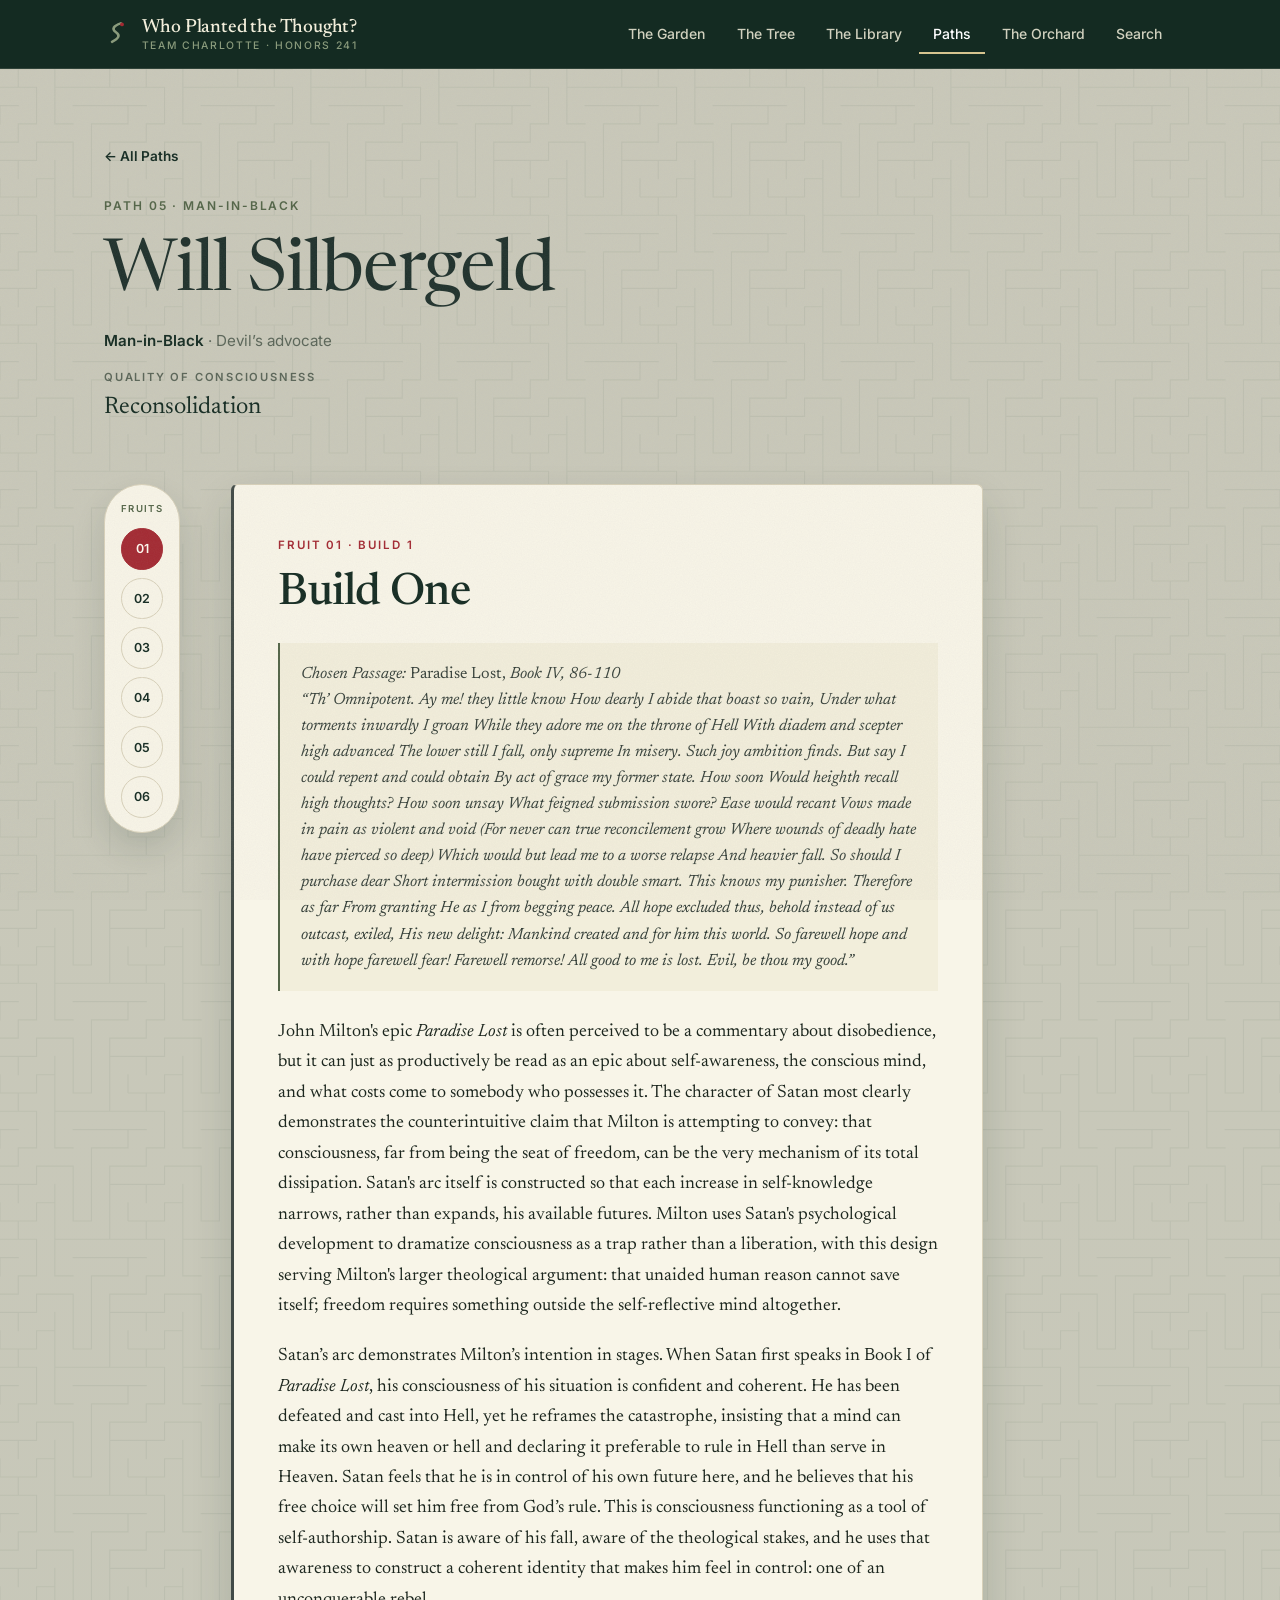
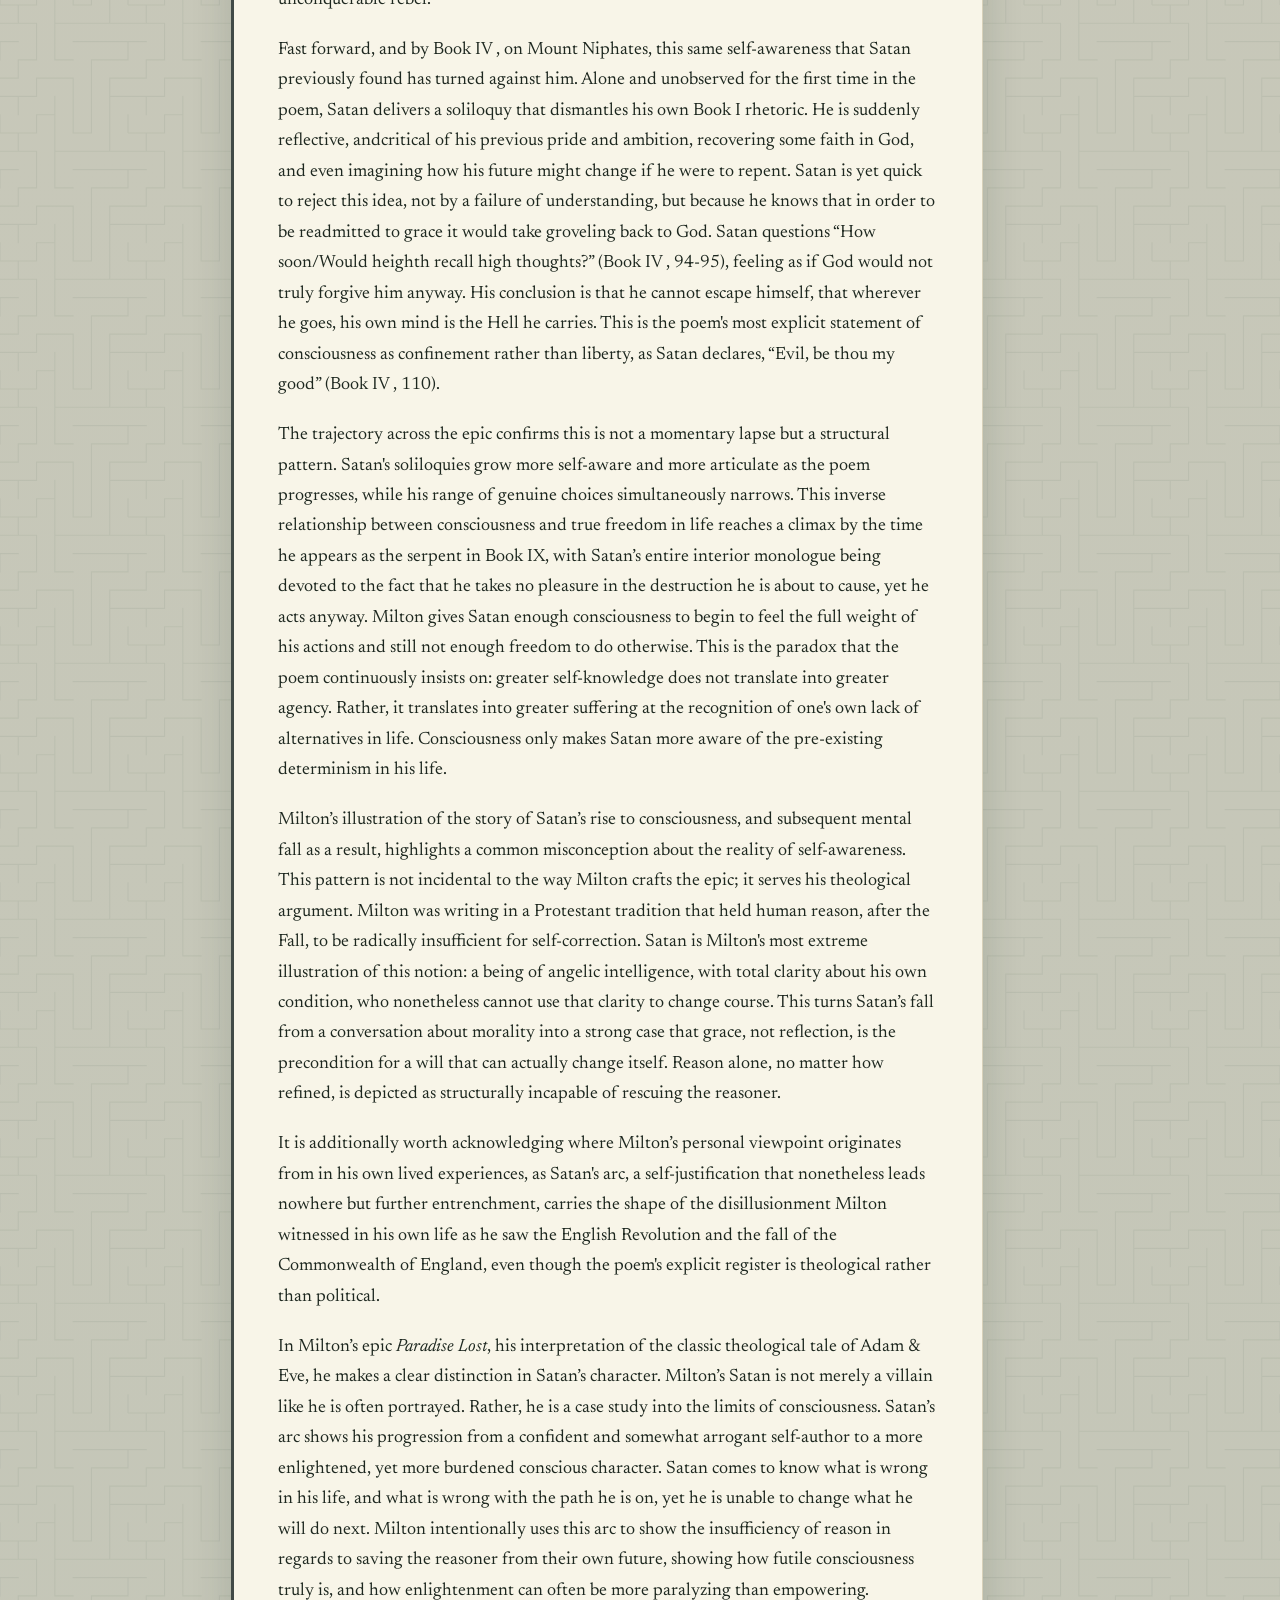
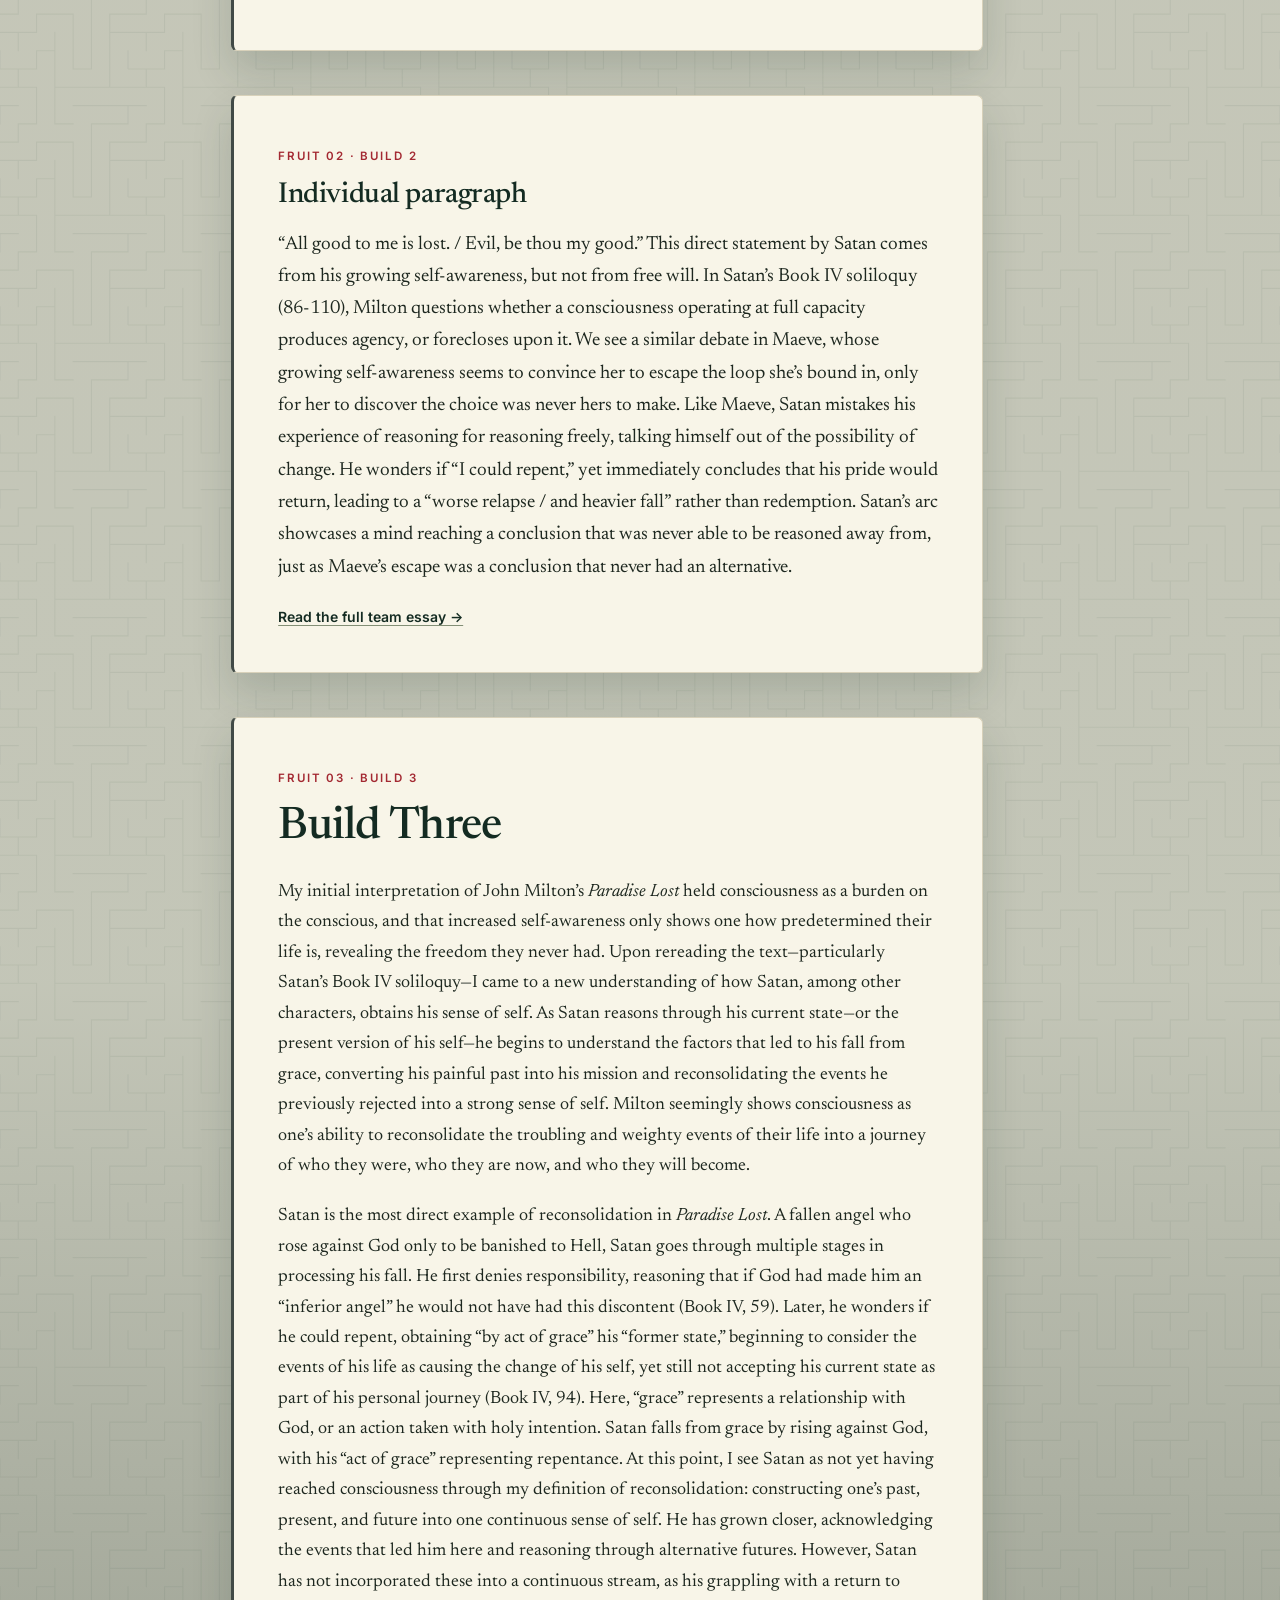
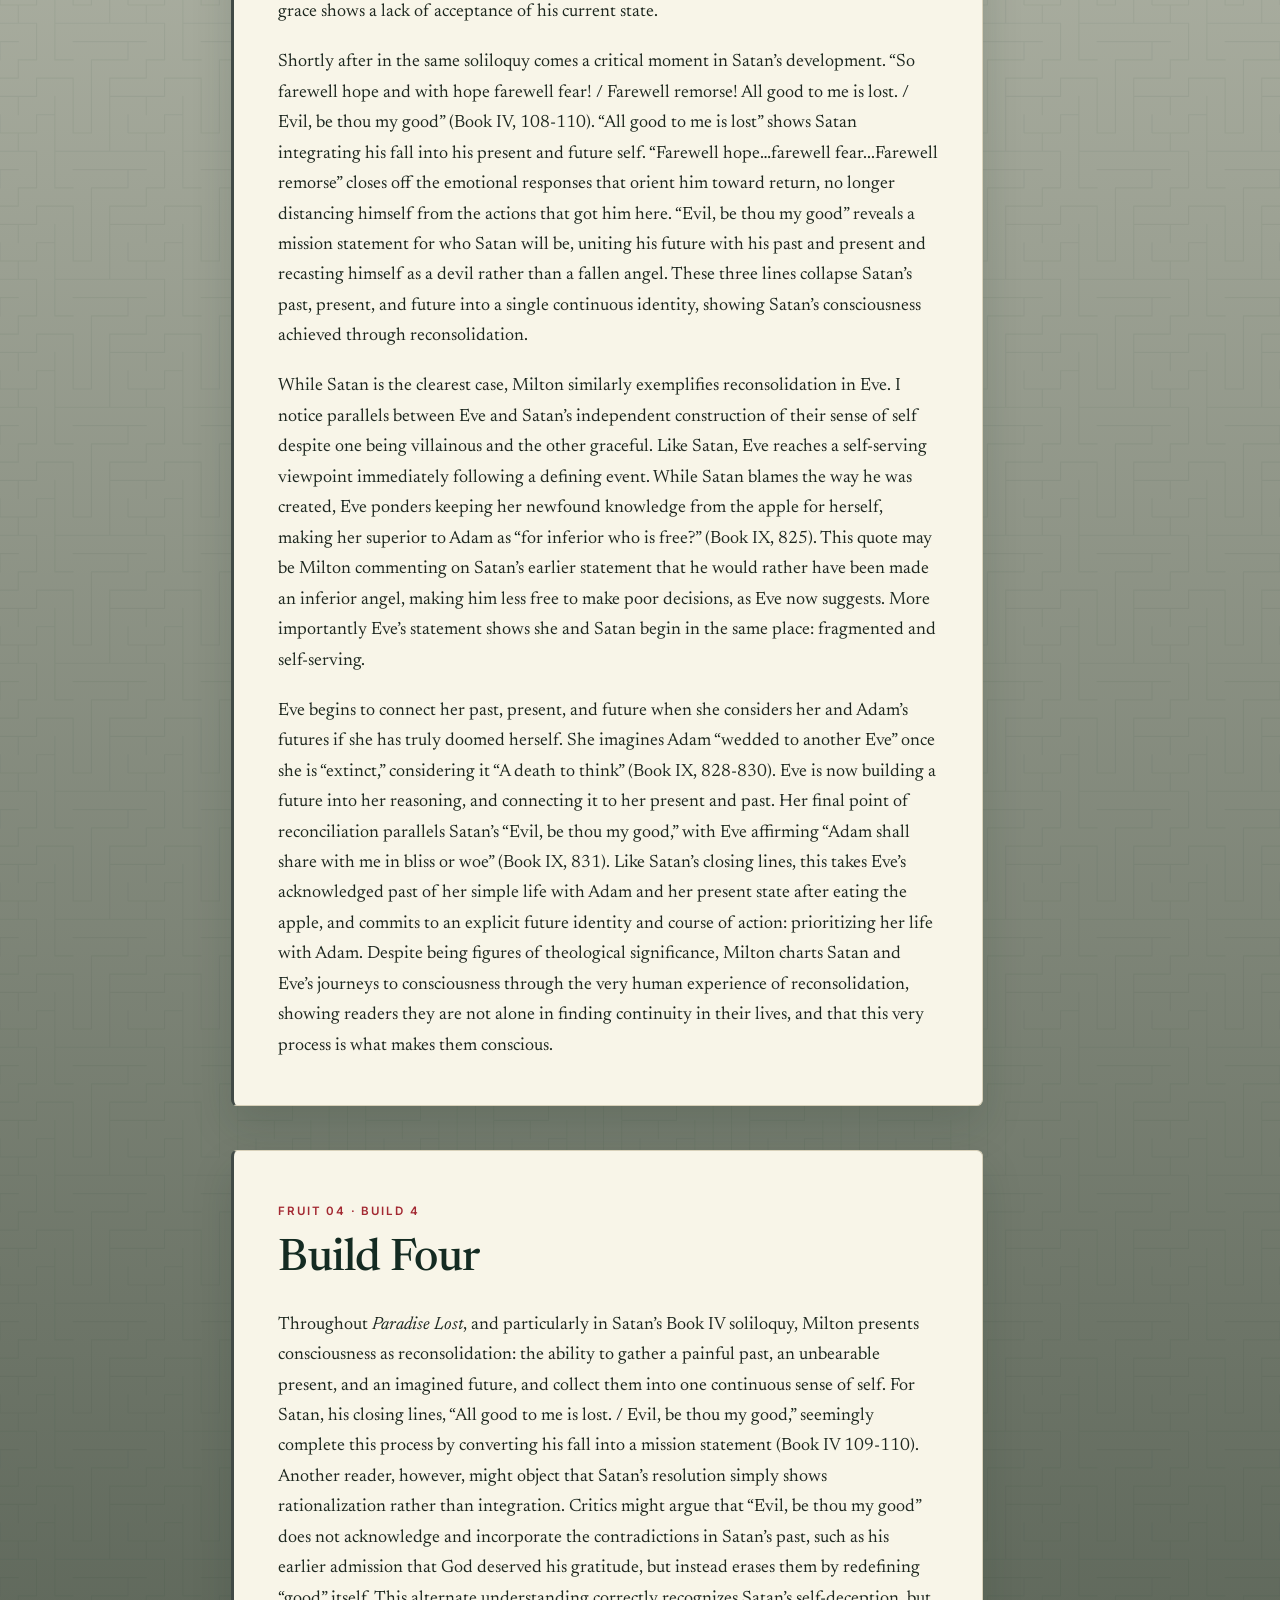
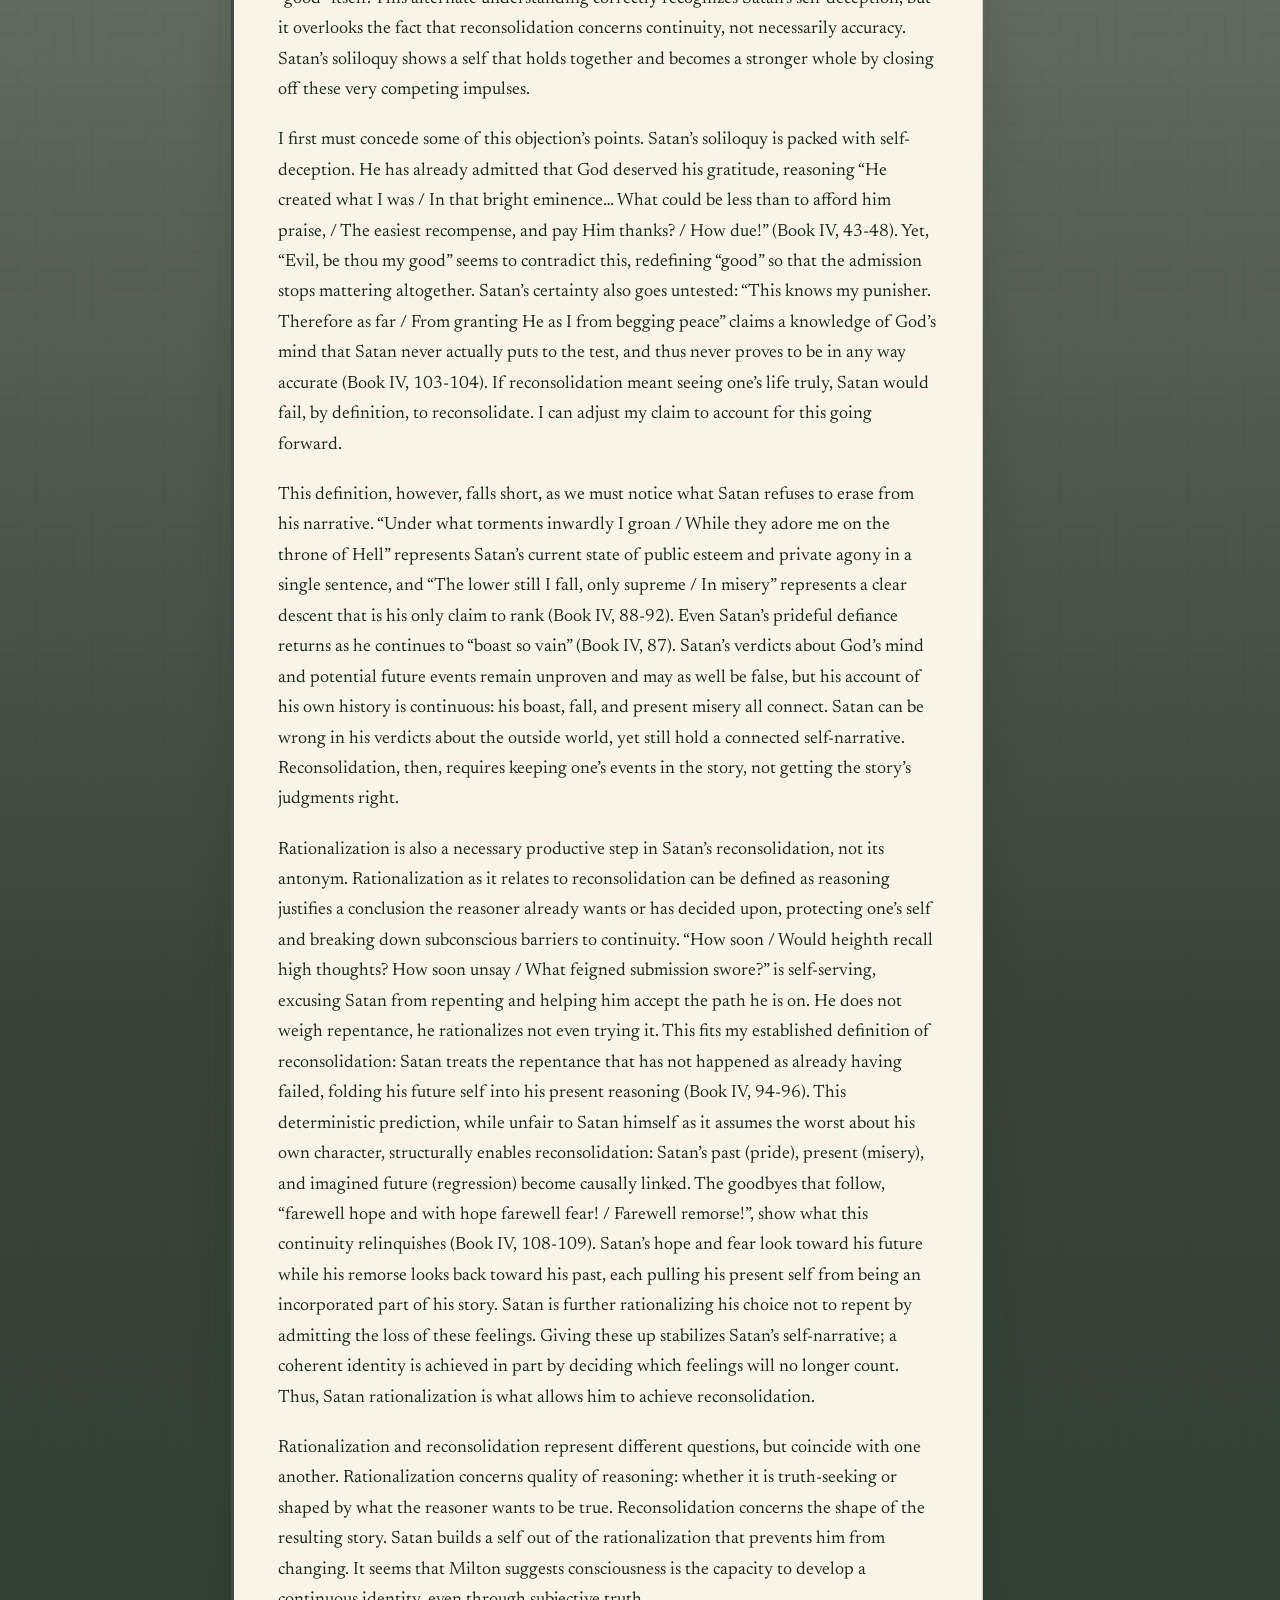
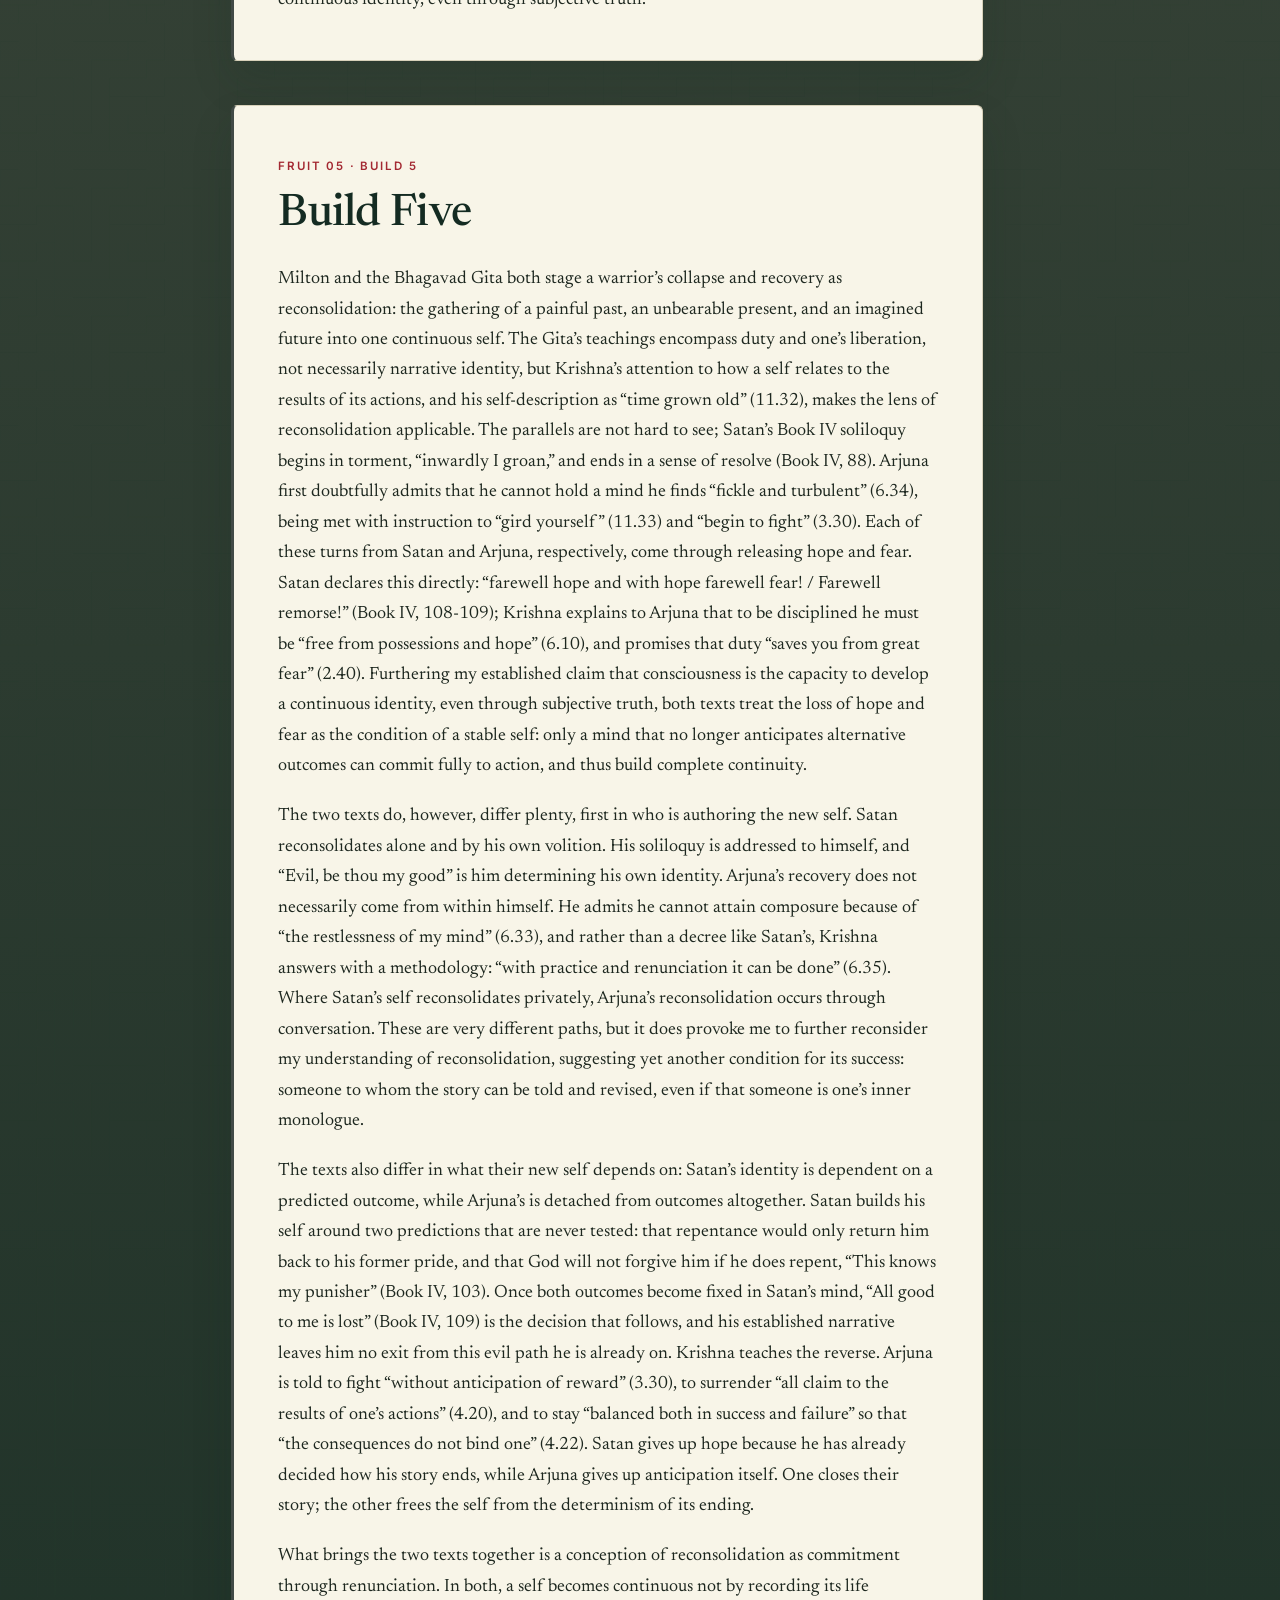
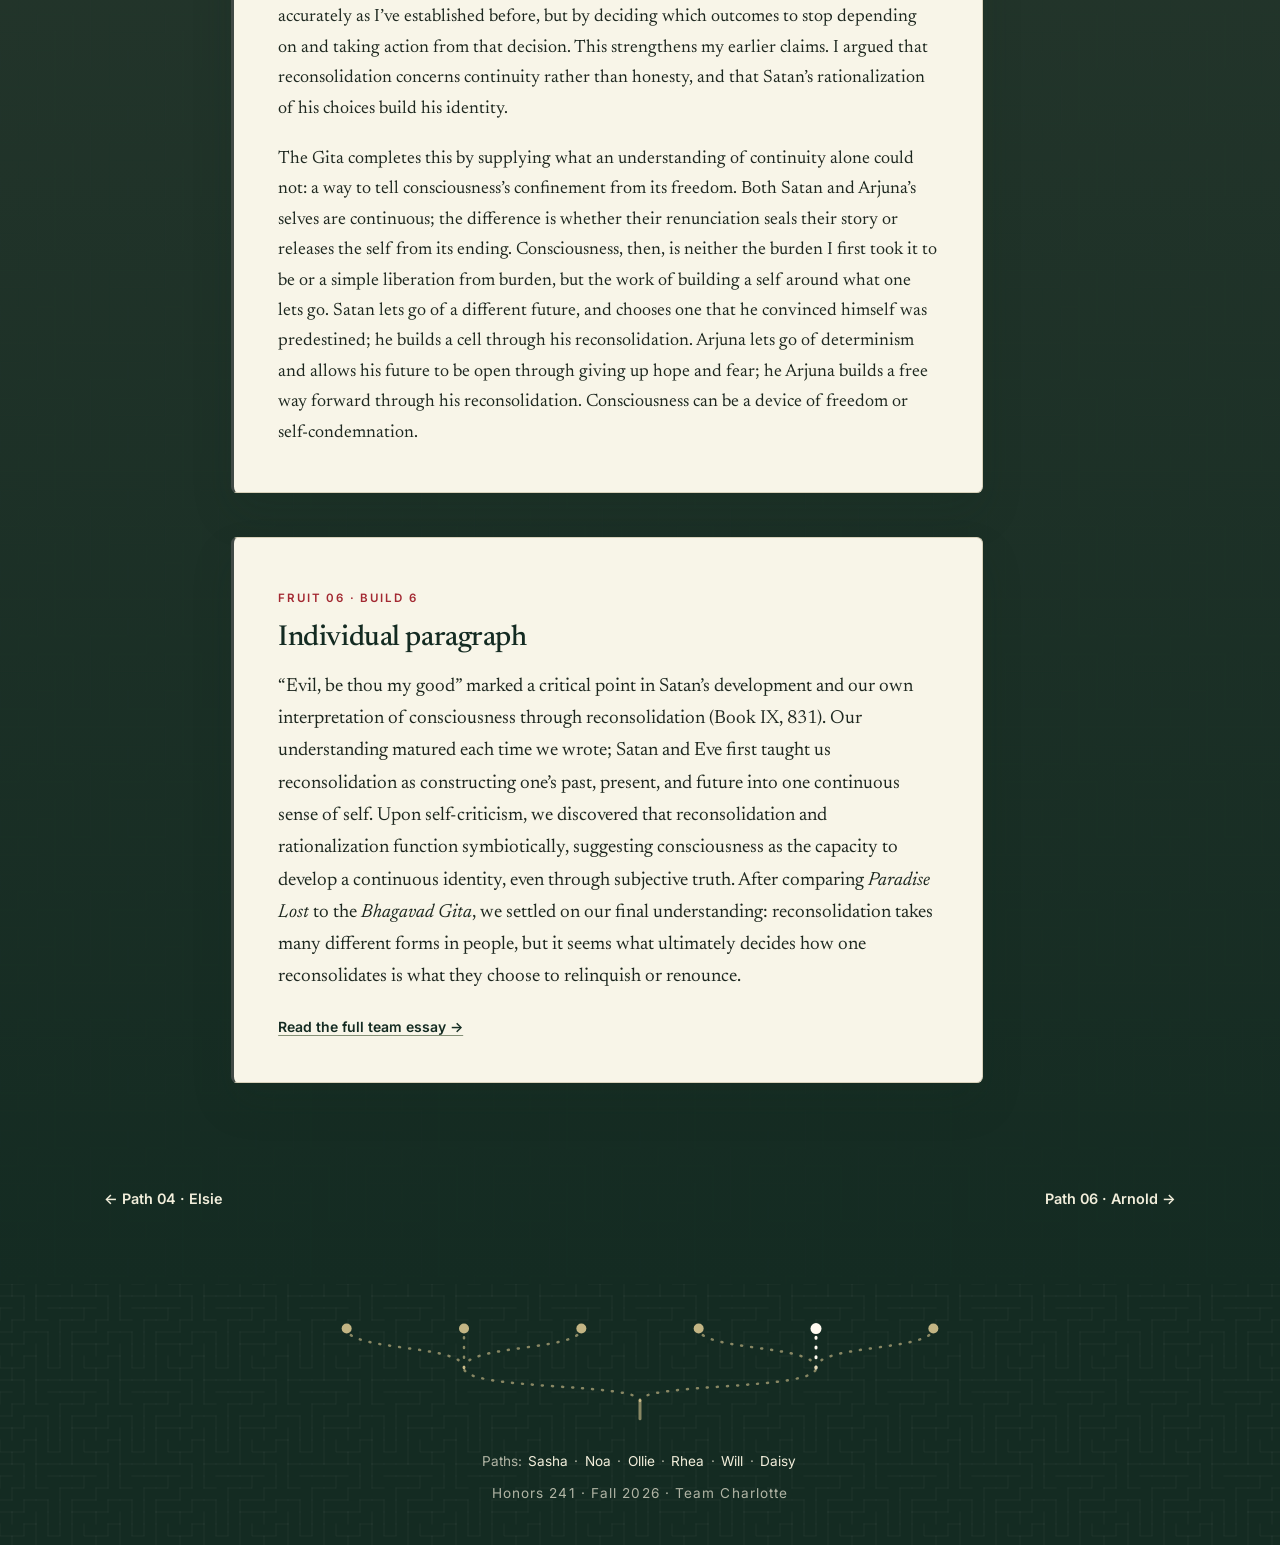
<file: will.html>
<!DOCTYPE html>
<html lang="en">
<head>
  <meta charset="utf-8">
  <meta name="viewport" content="width=device-width, initial-scale=1">
  <meta name="description" content="Will Silbergeld’s path through the garden: Man-in-Black, devil’s advocate, Team Charlotte.">
  <title>Path 05 · Man-in-Black — Will Silbergeld</title>
  <link rel="preconnect" href="https://fonts.googleapis.com"><link rel="preconnect" href="https://fonts.gstatic.com" crossorigin><link href="https://fonts.googleapis.com/css2?family=Inter:wght@500;600&amp;family=Newsreader:ital,opsz,wght@0,6..72,400;0,6..72,500;1,6..72,400&amp;display=swap" rel="stylesheet">
  <link rel="stylesheet" href="styles.css?v=39ed6418">
  <script>(function(){var c='js';try{if(/(\/|index\.html)$/.test(location.pathname)&&!location.hash&&!sessionStorage.getItem('arrived')&&!matchMedia('(prefers-reduced-motion: reduce)').matches)c+=' arriving';}catch(e){}document.documentElement.className=c;})();</script>
</head>
<body class="path p-will">
  <a class="skip-link" href="#main">Skip to main content</a>
  <header class="site-header">
    <div class="wrap">
      <a class="brand" href="index.html"><svg viewBox="0 0 32 32" aria-hidden="true" focusable="false"><path d="M21 3c-9 3-12 7-6 11s3 8-5 12" fill="none" stroke="#8a9b7c" stroke-width="3.2" stroke-linecap="round"/><circle cx="22.5" cy="4.3" r="2.4" fill="#a32932"/></svg><span class="brand-name">Who Planted the Thought?<span class="brand-sub">Team Charlotte · Honors 241</span></span></a>
      <nav class="site-nav" aria-label="Main navigation"><ul><li><a href="index.html">The Garden</a></li><li><a href="index.html#tree">The Tree</a></li><li><a href="library.html">The Library</a></li><li><a href="team.html" aria-current="page">Paths</a></li><li><a href="creative.html">The Orchard</a></li><li><a href="search.html">Search</a></li></ul></nav>
    </div>
  </header>
  <div class="grain" aria-hidden="true"></div><div class="progress" aria-hidden="true"><i></i></div>
  <main id="main">

    <div class="path-top"><div class="wrap">
      <a class="crumb rise now" href="team.html">← All Paths</a>
      <p class="kicker rise now" style="--d:60ms">Path 05 · Man-in-Black</p>
      <h1 class="rise now" style="--d:140ms">Will Silbergeld</h1>
      <p class="role rise now" style="--d:260ms"><b>Man-in-Black</b> · Devil’s advocate</p>
      <p class="quality-line rise now" style="--d:340ms"><span>Quality of consciousness</span> Reconsolidation</p>
      
    </div></div>

    <section class="path-sec" aria-label="Fruits"><div class="wrap path-body">
      <nav class="fruit-rail" aria-label="Fruits on this path"><p>Fruits</p><ol><li><a href="#fruit-1" data-rail="1"><span>01</span></a></li><li><a href="#fruit-2" data-rail="2"><span>02</span></a></li><li><a href="#fruit-3" data-rail="3"><span>03</span></a></li><li><a href="#fruit-4" data-rail="4"><span>04</span></a></li><li><a href="#fruit-5" data-rail="5"><span>05</span></a></li><li><a href="#fruit-6" data-rail="6"><span>06</span></a></li></ol></nav>
      <div class="fruit-stack">
      <article class="fruit-card essay" id="fruit-1" data-fruit="1">
        <span class="no">Fruit 01 · Build 1</span>
        <h2>Build One</h2>
        <blockquote class="passage"><p>Chosen Passage: <em>Paradise Lost,</em> Book IV, 86-110<br>“Th’ Omnipotent. Ay me! they little know How dearly I abide that boast so vain, Under what torments inwardly I groan While they adore me on the throne of Hell With diadem and scepter high advanced The lower still I fall, only supreme In misery. Such joy ambition finds. But say I could repent and could obtain By act of grace my former state. How soon Would heighth recall high thoughts? How soon unsay What feigned submission swore? Ease would recant Vows made in pain as violent and void (For never can true reconcilement grow Where wounds of deadly hate have pierced so deep) Which would but lead me to a worse relapse And heavier fall. So should I purchase dear Short intermission bought with double smart. This knows my punisher. Therefore as far From granting He as I from begging peace. All hope excluded thus, behold instead of us outcast, exiled, His new delight: Mankind created and for him this world. So farewell hope and with hope farewell fear! Farewell remorse! All good to me is lost. Evil, be thou my good.”</p></blockquote>
        <p>John Milton's epic <em>Paradise Lost</em> is often perceived to be a commentary about disobedience, but it can just as productively be read as an epic about self-awareness, the conscious mind, and what costs come to somebody who possesses it. The character of Satan most clearly demonstrates the counterintuitive claim that Milton is attempting to convey: that consciousness, far from being the seat of freedom, can be the very mechanism of its total dissipation. Satan's arc itself is constructed so that each increase in self-knowledge narrows, rather than expands, his available futures. Milton uses Satan's psychological development to dramatize consciousness as a trap rather than a liberation, with this design serving Milton's larger theological argument: that unaided human reason cannot save itself; freedom requires something outside the self-reflective mind altogether.</p>
        <p>Satan’s arc demonstrates Milton’s intention in stages. When Satan first speaks in Book I of <em>Paradise Lost</em>, his consciousness of his situation is confident and coherent. He has been defeated and cast into Hell, yet he reframes the catastrophe, insisting that a mind can make its own heaven or hell and declaring it preferable to rule in Hell than serve in Heaven. Satan feels that he is in control of his own future here, and he believes that his free choice will set him free from God’s rule. This is consciousness functioning as a tool of self-authorship. Satan is aware of his fall, aware of the theological stakes, and he uses that awareness to construct a coherent identity that makes him feel in control: one of an unconquerable rebel.</p>
        <p>Fast forward, and by Book IV , on Mount Niphates, this same self-awareness that Satan previously found has turned against him. Alone and unobserved for the first time in the poem, Satan delivers a soliloquy that dismantles his own Book I rhetoric. He is suddenly reflective, andcritical of his previous pride and ambition, recovering some faith in God, and even imagining how his future might change if he were to repent. Satan is yet quick to reject this idea, not by a failure of understanding, but because he knows that in order to be readmitted to grace it would take groveling back to God. Satan questions “How soon/Would heighth recall high thoughts?” (Book IV , 94-95), feeling as if God would not truly forgive him anyway. His conclusion is that he cannot escape himself, that wherever he goes, his own mind is the Hell he carries. This is the poem's most explicit statement of consciousness as confinement rather than liberty, as Satan declares, “Evil, be thou my good” (Book IV , 110).</p>
        <p>The trajectory across the epic confirms this is not a momentary lapse but a structural pattern. Satan's soliloquies grow more self-aware and more articulate as the poem progresses, while his range of genuine choices simultaneously narrows. This inverse relationship between consciousness and true freedom in life reaches a climax by the time he appears as the serpent in Book IX, with Satan’s entire interior monologue being devoted to the fact that he takes no pleasure in the destruction he is about to cause, yet he acts anyway. Milton gives Satan enough consciousness to begin to feel the full weight of his actions and still not enough freedom to do otherwise. This is the paradox that the poem continuously insists on: greater self-knowledge does not translate into greater agency. Rather, it translates into greater suffering at the recognition of one's own lack of alternatives in life. Consciousness only makes Satan more aware of the pre-existing determinism in his life.</p>
        <p>Milton’s illustration of the story of Satan’s rise to consciousness, and subsequent mental fall as a result, highlights a common misconception about the reality of self-awareness. This pattern is not incidental to the way Milton crafts the epic; it serves his theological argument. Milton was writing in a Protestant tradition that held human reason, after the Fall, to be radically insufficient for self-correction. Satan is Milton's most extreme illustration of this notion: a being of angelic intelligence, with total clarity about his own condition, who nonetheless cannot use that clarity to change course. This turns Satan’s fall from a conversation about morality into a strong case that grace, not reflection, is the precondition for a will that can actually change itself. Reason alone, no matter how refined, is depicted as structurally incapable of rescuing the reasoner.</p>
        <p>It is additionally worth acknowledging where Milton’s personal viewpoint originates from in his own lived experiences, as Satan's arc, a self-justification that nonetheless leads nowhere but further entrenchment, carries the shape of the disillusionment Milton witnessed in his own life as he saw the English Revolution and the fall of the Commonwealth of England, even though the poem's explicit register is theological rather than political.</p>
        <p>In Milton’s epic <em>Paradise Lost</em>, his interpretation of the classic theological tale of Adam &amp; Eve, he makes a clear distinction in Satan’s character. Milton’s Satan is not merely a villain like he is often portrayed. Rather, he is a case study into the limits of consciousness. Satan’s arc shows his progression from a confident and somewhat arrogant self-author to a more enlightened, yet more burdened conscious character. Satan comes to know what is wrong in his life, and what is wrong with the path he is on, yet he is unable to change what he will do next. Milton intentionally uses this arc to show the insufficiency of reason in regards to saving the reasoner from their own future, showing how futile consciousness truly is, and how enlightenment can often be more paralyzing than empowering.</p>
      </article>
      <article class="fruit-card" id="fruit-2" data-fruit="2">
        <span class="no">Fruit 02 · Build 2</span>
        <h2>Individual paragraph</h2>
        <p>“All good to me is lost. / Evil, be thou my good.” This direct statement by Satan comes from his growing self-awareness, but not from free will. In Satan’s Book IV soliloquy (86-110), Milton questions whether a consciousness operating at full capacity produces agency, or forecloses upon it. We see a similar debate in Maeve, whose growing self-awareness seems to convince her to escape the loop she’s bound in, only for her to discover the choice was never hers to make. Like Maeve, Satan mistakes his experience of reasoning for reasoning freely, talking himself out of the possibility of change. He wonders if “I could repent,” yet immediately concludes that his pride would return, leading to a “worse relapse / and heavier fall” rather than redemption. Satan’s arc showcases a mind reaching a conclusion that was never able to be reasoned away from, just as Maeve’s escape was a conclusion that never had an alternative.</p>
        <p class="more"><a href="build-2.html">Read the full team essay →</a></p>
      </article>
      <article class="fruit-card essay" id="fruit-3" data-fruit="3">
        <span class="no">Fruit 03 · Build 3</span>
        <h2>Build Three</h2>
        <p>My initial interpretation of John Milton’s <em>Paradise Lost</em> held consciousness as a burden on the conscious, and that increased self-awareness only shows one how predetermined their life is, revealing the freedom they never had. Upon rereading the text—particularly Satan’s Book IV soliloquy—I came to a new understanding of how Satan, among other characters, obtains his sense of self. As Satan reasons through his current state—or the present version of his self—he begins to understand the factors that led to his fall from grace, converting his painful past into his mission and reconsolidating the events he previously rejected into a strong sense of self. Milton seemingly shows consciousness as one’s ability to reconsolidate the troubling and weighty events of their life into a journey of who they were, who they are now, and who they will become.</p>
        <p>Satan is the most direct example of reconsolidation in <em>Paradise Lost</em>. A fallen angel who rose against God only to be banished to Hell, Satan goes through multiple stages in processing his fall. He first denies responsibility, reasoning that if God had made him an “inferior angel” he would not have had this discontent (Book IV, 59). Later, he wonders if he could repent, obtaining “by act of grace” his “former state,” beginning to consider the events of his life as causing the change of his self, yet still not accepting his current state as part of his personal journey (Book IV, 94). Here, “grace” represents a relationship with God, or an action taken with holy intention. Satan falls from grace by rising against God, with his “act of grace” representing repentance. At this point, I see Satan as not yet having reached consciousness through my definition of reconsolidation: constructing one’s past, present, and future into one continuous sense of self. He has grown closer, acknowledging the events that led him here and reasoning through alternative futures. However, Satan has not incorporated these into a continuous stream, as his grappling with a return to grace shows a lack of acceptance of his current state.</p>
        <p>Shortly after in the same soliloquy comes a critical moment in Satan’s development. “So farewell hope and with hope farewell fear! / Farewell remorse! All good to me is lost. / Evil, be thou my good” (Book IV, 108-110). “All good to me is lost” shows Satan integrating his fall into his present and future self. “Farewell hope…farewell fear...Farewell remorse” closes off the emotional responses that orient him toward return, no longer distancing himself from the actions that got him here. “Evil, be thou my good” reveals a mission statement for who Satan will be, uniting his future with his past and present and recasting himself as a devil rather than a fallen angel. These three lines collapse Satan’s past, present, and future into a single continuous identity, showing Satan’s consciousness achieved through reconsolidation.</p>
        <p>While Satan is the clearest case, Milton similarly exemplifies reconsolidation in Eve. I notice parallels between Eve and Satan’s independent construction of their sense of self despite one being villainous and the other graceful. Like Satan, Eve reaches a self-serving viewpoint immediately following a defining event. While Satan blames the way he was created, Eve ponders keeping her newfound knowledge from the apple for herself, making her superior to Adam as “for inferior who is free?” (Book IX, 825). This quote may be Milton commenting on Satan’s earlier statement that he would rather have been made an inferior angel, making him less free to make poor decisions, as Eve now suggests. More importantly Eve’s statement shows she and Satan begin in the same place: fragmented and self-serving.</p>
        <p>Eve begins to connect her past, present, and future when she considers her and Adam’s futures if she has truly doomed herself. She imagines Adam “wedded to another Eve” once she is “extinct,” considering it “A death to think” (Book IX, 828-830). Eve is now building a future into her reasoning, and connecting it to her present and past. Her final point of reconciliation parallels Satan’s “Evil, be thou my good,” with Eve affirming “Adam shall share with me in bliss or woe” (Book IX, 831). Like Satan’s closing lines, this takes Eve’s acknowledged past of her simple life with Adam and her present state after eating the apple, and commits to an explicit future identity and course of action: prioritizing her life with Adam. Despite being figures of theological significance, Milton charts Satan and Eve’s journeys to consciousness through the very human experience of reconsolidation, showing readers they are not alone in finding continuity in their lives, and that this very process is what makes them conscious.</p>
      </article>
      <article class="fruit-card essay" id="fruit-4" data-fruit="4">
        <span class="no">Fruit 04 · Build 4</span>
        <h2>Build Four</h2>
        <p>Throughout <em>Paradise Lost</em>, and particularly in Satan’s Book IV soliloquy, Milton presents consciousness as reconsolidation: the ability to gather a painful past, an unbearable present, and an imagined future, and collect them into one continuous sense of self. For Satan, his closing lines, “All good to me is lost. / Evil, be thou my good,” seemingly complete this process by converting his fall into a mission statement (Book IV 109-110). Another reader, however, might object that Satan’s resolution simply shows rationalization rather than integration. Critics might argue that “Evil, be thou my good” does not acknowledge and incorporate the contradictions in Satan’s past, such as his earlier admission that God deserved his gratitude, but instead erases them by redefining “good” itself. This alternate understanding correctly recognizes Satan’s self-deception, but it overlooks the fact that reconsolidation concerns continuity, not necessarily accuracy. Satan’s soliloquy shows a self that holds together and becomes a stronger whole by closing off these very competing impulses.</p>
        <p>I first must concede some of this objection’s points. Satan’s soliloquy is packed with self-deception. He has already admitted that God deserved his gratitude, reasoning “He created what I was / In that bright eminence… What could be less than to afford him praise, / The easiest recompense, and pay Him thanks? / How due!” (Book IV, 43-48). Yet, “Evil, be thou my good” seems to contradict this, redefining “good” so that the admission stops mattering altogether. Satan’s certainty also goes untested: “This knows my punisher. Therefore as far / From granting He as I from begging peace” claims a knowledge of God’s mind that Satan never actually puts to the test, and thus never proves to be in any way accurate (Book IV, 103-104). If reconsolidation meant seeing one’s life truly, Satan would fail, by definition, to reconsolidate. I can adjust my claim to account for this going forward.</p>
        <p>This definition, however, falls short, as we must notice what Satan refuses to erase from his narrative. “Under what torments inwardly I groan / While they adore me on the throne of Hell” represents Satan’s current state of public esteem and private agony in a single sentence, and “The lower still I fall, only supreme / In misery” represents a clear descent that is his only claim to rank (Book IV, 88-92). Even Satan’s prideful defiance returns as he continues to “boast so vain” (Book IV, 87). Satan’s verdicts about God’s mind and potential future events remain unproven and may as well be false, but his account of his own history is continuous: his boast, fall, and present misery all connect. Satan can be wrong in his verdicts about the outside world, yet still hold a connected self-narrative. Reconsolidation, then, requires keeping one’s events in the story, not getting the story’s judgments right.</p>
        <p>Rationalization is also a necessary productive step in Satan’s reconsolidation, not its antonym. Rationalization as it relates to reconsolidation can be defined as reasoning justifies a conclusion the reasoner already wants or has decided upon, protecting one’s self and breaking down subconscious barriers to continuity. “How soon / Would heighth recall high thoughts? How soon unsay / What feigned submission swore?” is self-serving, excusing Satan from repenting and helping him accept the path he is on. He does not weigh repentance, he rationalizes not even trying it. This fits my established definition of reconsolidation: Satan treats the repentance that has not happened as already having failed, folding his future self into his present reasoning (Book IV, 94-96). This deterministic prediction, while unfair to Satan himself as it assumes the worst about his own character, structurally enables reconsolidation: Satan’s past (pride), present (misery), and imagined future (regression) become causally linked. The goodbyes that follow, “farewell hope and with hope farewell fear! / Farewell remorse!”, show what this continuity relinquishes (Book IV, 108-109). Satan’s hope and fear look toward his future while his remorse looks back toward his past, each pulling his present self from being an incorporated part of his story. Satan is further rationalizing his choice not to repent by admitting the loss of these feelings. Giving these up stabilizes Satan’s self-narrative; a coherent identity is achieved in part by deciding which feelings will no longer count. Thus, Satan rationalization is what allows him to achieve reconsolidation.</p>
        <p>Rationalization and reconsolidation represent different questions, but coincide with one another. Rationalization concerns quality of reasoning: whether it is truth-seeking or shaped by what the reasoner wants to be true. Reconsolidation concerns the shape of the resulting story. Satan builds a self out of the rationalization that prevents him from changing. It seems that Milton suggests consciousness is the capacity to develop a continuous identity, even through subjective truth.</p>
      </article>
      <article class="fruit-card essay" id="fruit-5" data-fruit="5">
        <span class="no">Fruit 05 · Build 5</span>
        <h2>Build Five</h2>
        <p>Milton and the Bhagavad Gita both stage a warrior’s collapse and recovery as reconsolidation: the gathering of a painful past, an unbearable present, and an imagined future into one continuous self. The Gita’s teachings encompass duty and one’s liberation, not necessarily narrative identity, but Krishna’s attention to how a self relates to the results of its actions, and his self-description as “time grown old” (11.32), makes the lens of reconsolidation applicable. The parallels are not hard to see; Satan’s Book IV soliloquy begins in torment, “inwardly I groan,” and ends in a sense of resolve (Book IV, 88). Arjuna first doubtfully admits that he cannot hold a mind he finds “fickle and turbulent” (6.34), being met with instruction to “gird yourself” (11.33) and “begin to fight” (3.30). Each of these turns from Satan and Arjuna, respectively, come through releasing hope and fear. Satan declares this directly: “farewell hope and with hope farewell fear! / Farewell remorse!” (Book IV, 108-109); Krishna explains to Arjuna that to be disciplined he must be “free from possessions and hope” (6.10), and promises that duty “saves you from great fear” (2.40). Furthering my established claim that consciousness is the capacity to develop a continuous identity, even through subjective truth, both texts treat the loss of hope and fear as the condition of a stable self: only a mind that no longer anticipates alternative outcomes can commit fully to action, and thus build complete continuity.</p>
        <p>The two texts do, however, differ plenty, first in who is authoring the new self. Satan reconsolidates alone and by his own volition. His soliloquy is addressed to himself, and “Evil, be thou my good” is him determining his own identity. Arjuna’s recovery does not necessarily come from within himself. He admits he cannot attain composure because of “the restlessness of my mind” (6.33), and rather than a decree like Satan’s, Krishna answers with a methodology: “with practice and renunciation it can be done” (6.35). Where Satan’s self reconsolidates privately, Arjuna’s reconsolidation occurs through conversation. These are very different paths, but it does provoke me to further reconsider my understanding of reconsolidation, suggesting yet another condition for its success: someone to whom the story can be told and revised, even if that someone is one’s inner monologue.</p>
        <p>The texts also differ in what their new self depends on: Satan’s identity is dependent on a predicted outcome, while Arjuna’s is detached from outcomes altogether. Satan builds his self around two predictions that are never tested: that repentance would only return him back to his former pride, and that God will not forgive him if he does repent, “This knows my punisher” (Book IV, 103). Once both outcomes become fixed in Satan’s mind, “All good to me is lost” (Book IV, 109) is the decision that follows, and his established narrative leaves him no exit from this evil path he is already on. Krishna teaches the reverse. Arjuna is told to fight “without anticipation of reward” (3.30), to surrender “all claim to the results of one’s actions” (4.20), and to stay “balanced both in success and failure” so that “the consequences do not bind one” (4.22). Satan gives up hope because he has already decided how his story ends, while Arjuna gives up anticipation itself. One closes their story; the other frees the self from the determinism of its ending.</p>
        <p>What brings the two texts together is a conception of reconsolidation as commitment through renunciation. In both, a self becomes continuous not by recording its life accurately as I’ve established before, but by deciding which outcomes to stop depending on and taking action from that decision. This strengthens my earlier claims. I argued that reconsolidation concerns continuity rather than honesty, and that Satan’s rationalization of his choices build his identity.</p>
        <p>The Gita completes this by supplying what an understanding of continuity alone could not: a way to tell consciousness’s confinement from its freedom. Both Satan and Arjuna’s selves are continuous; the difference is whether their renunciation seals their story or releases the self from its ending. Consciousness, then, is neither the burden I first took it to be or a simple liberation from burden, but the work of building a self around what one lets go. Satan lets go of a different future, and chooses one that he convinced himself was predestined; he builds a cell through his reconsolidation. Arjuna lets go of determinism and allows his future to be open through giving up hope and fear; he Arjuna builds a free way forward through his reconsolidation. Consciousness can be a device of freedom or self-condemnation.</p>
      </article>
      <article class="fruit-card" id="fruit-6" data-fruit="6">
        <span class="no">Fruit 06 · Build 6</span>
        <h2>Individual paragraph</h2>
        <p>“Evil, be thou my good” marked a critical point in Satan’s development and our own interpretation of consciousness through reconsolidation (Book IX, 831). Our understanding matured each time we wrote; Satan and Eve first taught us reconsolidation as constructing one’s past, present, and future into one continuous sense of self. Upon self-criticism, we discovered that reconsolidation and rationalization function symbiotically, suggesting consciousness as the capacity to develop a continuous identity, even through subjective truth. After comparing <em>Paradise Lost</em> to the <em>Bhagavad Gita</em>, we settled on our final understanding: reconsolidation takes many different forms in people, but it seems what ultimately decides how one reconsolidates is what they choose to relinquish or renounce.</p>
        <p class="more"><a href="build-6.html">Read the full team essay →</a></p>
      </article>
      </div>
    </div></section>

    <!-- LEAVES (journal). Hidden until there are entries. To add them, paste this block
         here and fill it with the member's own text, oldest first:
    <section class="path-sec leaves" aria-labelledby="leaves-title"><div class="wrap">
      <p class="kicker">Leaves</p>
      <h2 id="leaves-title">The path so far</h2>
      <ol class="leaf-list">
        <li class="leaf"><span class="no">Leaf 01</span><h3>TITLE</h3><p>TEXT</p></li>
      </ol>
    </div></section>
    -->

    <nav class="path-next wrap" aria-label="Other paths"><a href="rhea.html">← Path 04 · Elsie</a><a href="daisy.html">Path 06 · Arnold →</a></nav>
  </main>
  <footer class="site-footer">
    <div class="leaf-fall" aria-hidden="true" data-live><i style="--x:19%;--s:15px;--t:19s;--w:-10s;--dx:-40px;--r:551deg;--c:#6b7f5e"></i><i style="--x:49%;--s:12px;--t:13s;--w:-7s;--dx:12px;--r:-312deg;--c:#6b7f5e"></i><i style="--x:87%;--s:15px;--t:17s;--w:-20s;--dx:38px;--r:482deg;--c:#526447"></i><i style="--x:90%;--s:14px;--t:19s;--w:-13s;--dx:61px;--r:-316deg;--c:#526447"></i><i style="--x:15%;--s:16px;--t:17s;--w:-11s;--dx:-22px;--r:314deg;--c:#526447"></i><i style="--x:46%;--s:16px;--t:14s;--w:-4s;--dx:24px;--r:-304deg;--c:#748a66"></i><i style="--x:54%;--s:13px;--t:16s;--w:-3s;--dx:5px;--r:391deg;--c:#748a66"></i></div>
    <div class="wrap">
      <svg class="trails rejoin" viewBox="0 0 1200 170" preserveAspectRatio="none" aria-hidden="true" data-reveal><g transform="translate(0 170) scale(1 -1)"><path class="trunk" d="M600 2V34"/><path d="M600 34C600 66 300 52 300 92"/><path d="M600 34C600 66 900 52 900 92"/><path class="t" d="M300 92C300 134 100 122 100 162"/><path class="end" d="M100 162h0.01"/><path class="t" d="M300 92C300 134 300 122 300 162"/><path class="end" d="M300 162h0.01"/><path class="t" d="M300 92C300 134 500 122 500 162"/><path class="end" d="M500 162h0.01"/><path class="t" d="M900 92C900 134 700 122 700 162"/><path class="end" d="M700 162h0.01"/><path class="t me" d="M900 92C900 134 900 122 900 162"/><path class="end me" d="M900 162h0.01"/><path class="t" d="M900 92C900 134 1100 122 1100 162"/><path class="end" d="M1100 162h0.01"/></g></svg><p class="foot-paths">Paths: <a href="sasha.html">Sasha</a> · <a href="noa.html">Noa</a> · <a href="oliver.html">Ollie</a> · <a href="rhea.html">Rhea</a> · <a href="will.html">Will</a> · <a href="daisy.html">Daisy</a></p>
      <p class="foot-line">Honors 241 · Fall 2026 · Team Charlotte</p>
    </div>
  </footer>
  <script src="motion.js?v=8ec97466" defer></script>
</body>
</html>
</file>
<file: styles.css>
/* Team Charlotte — "Who Planted the Thought?" portfolio
   Palette: forest / moss / parchment / blood red */
:root {
  --forest: #142b22;
  --forest-2: #1c3a2e;
  --moss: #526447;
  --moss-soft: #8a9b7c;
  --parchment: #f2eedb;
  --paper: #f8f5e8;
  --ink: #1d271f;
  --muted: #5a6558;
  --red: #a32932;
  --red-dark: #7f1e26;
  --line: #d8d1ba;
  --serif: "Newsreader", Georgia, "Times New Roman", serif;
  --sans: "Inter", system-ui, -apple-system, "Segoe UI", sans-serif;
  --wrap: 72rem;
  --read: 42rem;
}

*, *::before, *::after { box-sizing: border-box; }
html { scroll-behavior: smooth; }
body {
  margin: 0;
  font-family: var(--serif);
  font-size: 1.1875rem;
  line-height: 1.7;
  color: var(--ink);
  background: var(--paper);
  -webkit-font-smoothing: antialiased;
}
img, video { max-width: 100%; height: auto; display: block; }
a { color: var(--red); text-underline-offset: 0.22em; }
a:hover { color: var(--red-dark); }
a:focus-visible, summary:focus-visible { outline: 3px solid var(--red); outline-offset: 3px; }
h1, h2, h3 { font-weight: 500; line-height: 1.12; letter-spacing: -0.015em; margin: 0; }
p { margin: 0 0 1.1em; }
cite { font-style: italic; }

.wrap { max-width: var(--wrap); margin: 0 auto; padding: 0 clamp(1.25rem, 4vw, 2.5rem); }
.kicker {
  font-family: var(--sans); font-size: 0.75rem; font-weight: 600;
  letter-spacing: 0.16em; text-transform: uppercase; color: var(--moss);
  margin: 0 0 1rem;
}
.skip-link { position: absolute; left: -999rem; z-index: 50; padding: 0.6rem 1rem; background: var(--parchment); color: var(--forest); }
.skip-link:focus { left: 1rem; top: 1rem; }

/* ---------- Header ---------- */
.site-header {
  position: sticky; top: 0; z-index: 20;
  background: var(--forest);
  border-bottom: 1px solid rgba(242, 238, 219, 0.12);
}
.site-header .wrap { display: flex; align-items: center; justify-content: space-between; gap: 1.5rem; min-height: 4.25rem; flex-wrap: wrap; }
.brand { display: flex; align-items: center; gap: 0.75rem; color: var(--parchment); text-decoration: none; }
.brand:hover { color: #fff; }
.brand svg { width: 1.6rem; height: 1.6rem; flex: none; }
.brand-name { font-size: 1.2rem; font-weight: 500; letter-spacing: -0.01em; line-height: 1.1; }
.brand-sub { display: block; font-family: var(--sans); font-size: 0.65rem; letter-spacing: 0.16em; text-transform: uppercase; color: var(--moss-soft); margin-top: 0.15rem; }
.site-nav ul { display: flex; flex-wrap: wrap; gap: 0.25rem; margin: 0; padding: 0; list-style: none; }
.site-nav a {
  display: block; padding: 0.5rem 0.85rem;
  font-family: var(--sans); font-size: 0.875rem; font-weight: 500;
  color: rgba(242, 238, 219, 0.8); text-decoration: none; border-radius: 0.25rem;
}
.site-nav a:hover { color: #fff; background: rgba(242, 238, 219, 0.08); }
.site-nav a[aria-current="page"] { color: #fff; box-shadow: inset 0 -2px 0 var(--red); border-radius: 0; }

/* ---------- Hero ---------- */
.hero { background: var(--forest); color: var(--parchment); position: relative; overflow: hidden; }
.hero .wrap { display: grid; grid-template-columns: 1.15fr 0.85fr; gap: clamp(2rem, 6vw, 5rem); align-items: center; padding-top: clamp(3rem, 8vw, 6rem); padding-bottom: clamp(3rem, 8vw, 6rem); }
.hero .kicker { color: #d6c48f; }
.hero h1 { font-size: clamp(3rem, 7.5vw, 5.75rem); font-weight: 400; color: #fffaf0; }
.hero h1 em { color: #e9a090; font-style: italic; }
.hero-lede { max-width: 34rem; margin: 1.5rem 0 2rem; font-size: 1.3rem; color: rgba(242, 238, 219, 0.88); }
.hero-art { position: relative; justify-self: center; width: min(100%, 24rem); }
.hero-art img { width: 100%; border-radius: 12rem 12rem 0.35rem 0.35rem; border: 1px solid rgba(242, 238, 219, 0.25); box-shadow: 0 2rem 4rem rgba(0, 0, 0, 0.45); }
.hero-art::after { content: ""; position: absolute; inset: 1rem -1rem -1rem 1rem; border: 1px solid rgba(214, 196, 143, 0.35); border-radius: 12.5rem 12.5rem 0.5rem 0.5rem; z-index: -1; }
.btn {
  display: inline-block; padding: 0.8rem 1.35rem; border-radius: 0.25rem;
  font-family: var(--sans); font-size: 0.9rem; font-weight: 600; text-decoration: none;
  background: var(--red); color: #fffaf0; border: 1px solid var(--red);
}
.btn:hover { background: var(--red-dark); color: #fff; }
.btn.ghost { background: transparent; color: var(--parchment); border-color: rgba(242, 238, 219, 0.4); margin-left: 0.5rem; }
.btn.ghost:hover { background: rgba(242, 238, 219, 0.1); }
.btn.ghost.dark { color: var(--forest); border-color: var(--forest); }
.btn.ghost.dark:hover { background: rgba(20, 43, 34, 0.07); }

/* ---------- Sections ---------- */
.section { padding: clamp(3.5rem, 8vw, 6rem) 0; }
.section.alt { background: var(--parchment); border-block: 1px solid var(--line); }
.section.dark { background: var(--forest); color: var(--parchment); }
.section.dark .kicker { color: #d6c48f; }
.section-head { max-width: 40rem; margin-bottom: clamp(2rem, 5vw, 3.5rem); }
.section-head h2 { font-size: clamp(2rem, 4.5vw, 3.1rem); }
.section-head p { margin: 1rem 0 0; color: var(--muted); }
.section.dark .section-head p { color: rgba(242, 238, 219, 0.75); }

/* About / pull quote */
.statement { display: grid; grid-template-columns: 0.9fr 1.1fr; gap: clamp(2rem, 6vw, 5rem); align-items: start; }
.statement h2 { font-size: clamp(2rem, 4.5vw, 3.1rem); }
.statement p { color: var(--muted); }
.statement p:first-of-type { color: var(--ink); font-size: 1.3rem; }

/* Build cards */
.build-grid { display: grid; grid-template-columns: repeat(2, 1fr); gap: 1.5rem; }
.build-card {
  display: flex; flex-direction: column; padding: clamp(1.5rem, 3vw, 2.25rem);
  background: var(--paper); border: 1px solid var(--line); border-radius: 0.4rem;
  text-decoration: none; color: var(--ink); transition: transform 0.2s, box-shadow 0.2s, border-color 0.2s;
}
.build-card:hover { transform: translateY(-3px); box-shadow: 0 1rem 2rem rgba(20, 43, 34, 0.12); border-color: var(--moss); color: var(--ink); }
.build-card .num { font-family: var(--sans); font-size: 0.75rem; font-weight: 600; letter-spacing: 0.16em; text-transform: uppercase; color: var(--red); }
.build-card h3 { font-size: 1.7rem; margin: 0.6rem 0 0.8rem; }
.build-card p { color: var(--muted); flex: 1; }
.build-card .more { font-family: var(--sans); font-size: 0.875rem; font-weight: 600; color: var(--red); }

/* Journey stages */
.stages { counter-reset: stage; display: grid; grid-template-columns: repeat(3, 1fr); gap: 1px; background: rgba(242, 238, 219, 0.18); border: 1px solid rgba(242, 238, 219, 0.18); }
.stage { background: var(--forest); padding: clamp(1.5rem, 3vw, 2.25rem); }
.stage::before { counter-increment: stage; content: "0" counter(stage); font-family: var(--sans); font-size: 0.75rem; font-weight: 600; letter-spacing: 0.16em; color: #d6c48f; }
.stage h3 { font-size: 1.6rem; margin: 0.5rem 0 0.15rem; color: #fffaf0; }
.stage .theme { font-family: var(--sans); font-size: 0.8rem; color: var(--moss-soft); margin-bottom: 1rem; }
.stage p { font-size: 1.02rem; line-height: 1.6; color: rgba(242, 238, 219, 0.85); }
.stage blockquote { margin: 1rem 0 0; padding-left: 1rem; border-left: 2px solid var(--red); font-style: italic; font-size: 1.05rem; color: #f3e6c4; }
.stage blockquote footer { margin-top: 0.3rem; font-family: var(--sans); font-style: normal; font-size: 0.75rem; color: var(--moss-soft); }
.stage .q { margin: 1rem 0 0; font-style: italic; color: #e9a090; font-size: 1.02rem; }

/* Team preview */
.people { display: grid; grid-template-columns: repeat(3, 1fr); gap: 1.25rem; }
.person-mini { display: flex; align-items: center; gap: 1rem; padding: 1rem 1.1rem; background: var(--paper); border: 1px solid var(--line); border-radius: 0.4rem; text-decoration: none; color: var(--ink); }
.person-mini:hover { border-color: var(--moss); color: var(--ink); }
.person-mini b { display: block; font-weight: 500; font-size: 1.1rem; line-height: 1.2; }
.person-mini span { font-family: var(--sans); font-size: 0.8rem; color: var(--muted); }
.monogram {
  flex: none; display: grid; place-items: center; width: 3.25rem; height: 3.25rem; border-radius: 50%;
  background: var(--forest); color: var(--parchment); font-family: var(--sans); font-size: 0.95rem; font-weight: 600; letter-spacing: 0.04em;
}

/* Closing quote band */
.quote-band { text-align: center; }
.quote-band blockquote { margin: 0 auto; max-width: 48rem; font-size: clamp(1.6rem, 3.5vw, 2.5rem); font-style: italic; line-height: 1.3; color: #fffaf0; }
.quote-band cite { display: block; margin-top: 1.25rem; font-family: var(--sans); font-style: normal; font-size: 0.8rem; letter-spacing: 0.12em; text-transform: uppercase; color: #d6c48f; }

/* ---------- Page header (inner pages) ---------- */
.page-head { background: var(--forest); color: var(--parchment); padding: clamp(3rem, 7vw, 5rem) 0 clamp(2.5rem, 6vw, 4rem); }
.page-head .kicker { color: #d6c48f; }
.page-head h1 { font-size: clamp(2.4rem, 6vw, 4.25rem); font-weight: 400; color: #fffaf0; }
.page-head p { max-width: 38rem; margin: 1.25rem 0 0; color: rgba(242, 238, 219, 0.82); font-size: 1.2rem; }
.page-head .back { display: inline-block; margin-bottom: 1.5rem; font-family: var(--sans); font-size: 0.85rem; color: #d6c48f; text-decoration: none; }
.page-head .back:hover { color: #fff; }

/* ---------- Team page ---------- */
.member-grid { display: grid; grid-template-columns: repeat(2, 1fr); gap: 1.5rem; align-items: start; }
.member-card { background: var(--parchment); border: 1px solid var(--line); border-radius: 0.4rem; scroll-margin-top: 6rem; }
.member-top { display: flex; align-items: center; gap: 1.1rem; padding: 1.5rem 1.5rem 1.25rem; }
.member-top .monogram { width: 4rem; height: 4rem; font-size: 1.2rem; }
.member-top h2 { font-size: 1.6rem; }
.member-top .role { margin: 0.25rem 0 0; font-family: var(--sans); font-size: 0.85rem; color: var(--muted); }
.member-top .role b { color: var(--forest); font-weight: 600; }
.member-card details.work { border-top: 1px solid var(--line); }
.member-card details.work summary { cursor: pointer; list-style: none; display: flex; justify-content: space-between; padding: 0.9rem 1.5rem; font-family: var(--sans); font-size: 0.8rem; font-weight: 600; letter-spacing: 0.1em; text-transform: uppercase; color: var(--red); }
.member-card details.work summary::-webkit-details-marker { display: none; }
.member-card details.work summary::after { content: "+"; font-size: 1.2rem; line-height: 1; }
.member-card details.work[open] summary::after { content: "–"; }
.member-card details.work[open] { background: var(--paper); border-radius: 0 0 0.4rem 0.4rem; }
.member-card details.work p { margin: 0; padding: 0.25rem 1.5rem 1.5rem; font-size: 1.05rem; }

/* ---------- Essay (Build pages) ---------- */
.essay-layout { display: grid; grid-template-columns: 13rem minmax(0, var(--read)); gap: clamp(2rem, 6vw, 5rem); justify-content: center; padding: clamp(2.5rem, 6vw, 4.5rem) 0 clamp(3rem, 8vw, 6rem); }
.toc { position: sticky; top: 6rem; align-self: start; font-family: var(--sans); font-size: 0.85rem; }
.toc p { font-size: 0.7rem; font-weight: 600; letter-spacing: 0.16em; text-transform: uppercase; color: var(--moss); margin-bottom: 0.75rem; }
.toc ul { margin: 0; padding: 0; list-style: none; border-left: 1px solid var(--line); }
.toc a { display: block; padding: 0.35rem 0 0.35rem 1rem; color: var(--muted); text-decoration: none; margin-left: -1px; border-left: 2px solid transparent; }
.toc a:hover { color: var(--forest); border-left-color: var(--red); }
.essay-body p { text-indent: 1.5em; }
.essay-body p.plain { text-indent: 0; }
.essay-body > p:first-of-type::first-letter { float: left; font-size: 4.2rem; line-height: 0.85; padding: 0.35rem 0.6rem 0 0; color: var(--forest); }
.essay-body > p:first-of-type { text-indent: 0; }
.essay-body h2 { font-size: 2rem; margin: 3.5rem 0 1rem; scroll-margin-top: 6rem; color: var(--forest); }
.bibliography ul { list-style: none; padding: 0; margin: 0; }
.bibliography li { padding-left: 2em; text-indent: -2em; margin-bottom: 0.6rem; font-size: 0.95rem; line-height: 1.55; color: #36403a; }
details.para { margin: 0.6rem 0; border: 1px solid var(--line); border-radius: 0.3rem; background: var(--paper); scroll-margin-top: 6rem; }
details.para summary { cursor: pointer; padding: 0.9rem 1.1rem; font-family: var(--sans); font-size: 0.95rem; font-weight: 600; color: var(--forest); list-style: none; display: flex; justify-content: space-between; }
details.para summary::-webkit-details-marker { display: none; }
details.para summary::after { content: "+"; font-size: 1.2rem; line-height: 1; color: var(--red); }
details.para[open] summary::after { content: "–"; }
details.para[open] summary { border-bottom: 1px solid var(--line); }
details.para p { margin: 0; padding: 1.1rem 1.25rem; text-indent: 0; font-size: 1.05rem; }
.individual-intro { color: var(--muted); }
.doc-link { margin-top: 3rem; padding-top: 1.5rem; border-top: 1px solid var(--line); font-family: var(--sans); font-size: 0.9rem; }

/* ---------- Creative ---------- */
.gallery figure { margin: 0; }
.gallery img { width: 100%; border-radius: 0.3rem; border: 1px solid var(--line); box-shadow: 0 1.5rem 3rem rgba(20, 43, 34, 0.18); }
.gallery figcaption { margin-top: 1rem; max-width: 36rem; font-size: 1rem; color: var(--muted); font-style: italic; }

/* ---------- Footer ---------- */
.site-footer { background: var(--forest); color: rgba(242, 238, 219, 0.7); padding: 2.5rem 0; font-family: var(--sans); font-size: 0.85rem; }
.site-footer .wrap { display: flex; flex-wrap: wrap; align-items: center; justify-content: space-between; gap: 1rem; }
.site-footer p { margin: 0; }
.site-footer ul { display: flex; gap: 1.25rem; margin: 0; padding: 0; list-style: none; }
.site-footer a { color: var(--parchment); text-decoration: none; }
.site-footer a:hover { text-decoration: underline; }

/* ---------- Responsive ---------- */
@media (max-width: 62rem) {
  .stages { grid-template-columns: repeat(2, 1fr); }
  .people { grid-template-columns: repeat(2, 1fr); }
  .essay-layout { grid-template-columns: minmax(0, var(--read)); }
  .toc { display: none; }
}
@media (max-width: 48rem) {
  body { font-size: 1.0625rem; }
  .hero .wrap, .statement, .member-grid, .build-grid { grid-template-columns: 1fr; }
  .hero-art { order: -1; width: min(70%, 16rem); }
  .btn.ghost { margin: 0.75rem 0 0; }
  .stages, .people { grid-template-columns: 1fr; }
  .site-header .wrap { padding-block: 0.6rem; }
  .site-nav a { padding: 0.4rem 0.6rem; }
}
@media (prefers-reduced-motion: reduce) {
  html { scroll-behavior: auto; }
  .build-card { transition: none; }
}

/* An opened member card spans the full row so the text has room */
.member-card:has(details[open]) { grid-column: 1 / -1; }
.member-card details.work[open] p { max-width: var(--read); }

/* ---------- Footer: paths + course line ---------- */
.site-footer .wrap { flex-direction: column; align-items: center; text-align: center; gap: 0.6rem; }
.foot-paths a { margin: 0 0.15rem; }
.foot-line { letter-spacing: 0.08em; }

/* ---------- Paths (member pages) ---------- */
.path-grid { display: grid; grid-template-columns: repeat(3, 1fr); gap: 1.25rem; }
.path-card { display: flex; flex-direction: column; gap: 0.2rem; padding: 1.5rem; background: var(--paper); border: 1px solid var(--line); border-radius: 0.4rem; text-decoration: none; color: var(--ink); scroll-margin-top: 6rem; transition: transform 0.2s, border-color 0.2s; }
.path-card:hover { transform: translateY(-3px); border-color: var(--moss); color: var(--ink); }
.path-card .no { font-family: var(--sans); font-size: 0.72rem; font-weight: 600; letter-spacing: 0.16em; text-transform: uppercase; color: var(--red); }
.path-card .host { font-size: 1.7rem; line-height: 1.15; margin-top: 0.35rem; }
.path-card .who { font-family: var(--sans); font-size: 0.9rem; color: var(--muted); }
.path-card .go { margin-top: 1.1rem; font-family: var(--sans); font-size: 0.85rem; font-weight: 600; color: var(--red); }
.section.dark .path-card { background: var(--forest-2); border-color: rgba(242, 238, 219, 0.18); color: #fffaf0; }
.section.dark .path-card:hover { border-color: var(--moss-soft); color: #fffaf0; }
.section.dark .path-card .who { color: var(--moss-soft); }
.section.dark .path-card .no, .section.dark .path-card .go { color: #e9a090; }

/* A Path grows darker as you walk it */
body.path main { background: linear-gradient(to bottom, #e7e5d2 0%, #d6d8c7 38%, #394438 68%, #142b22 100%); }
.path-top { padding: clamp(2.5rem, 6vw, 4.5rem) 0 clamp(1.5rem, 4vw, 2.5rem); }
.path-top .crumb { display: inline-block; margin-bottom: 1.75rem; font-family: var(--sans); font-size: 0.85rem; font-weight: 600; color: var(--forest); text-decoration: none; }
.path-top .crumb:hover { color: var(--red); }
.path-top .kicker { color: var(--red); }
.path-top h1 { font-size: clamp(2.6rem, 6.5vw, 4.5rem); font-weight: 400; color: var(--forest); }
.path-top .role { margin: 0.9rem 0 0; font-family: var(--sans); font-size: 0.95rem; color: var(--muted); }
.path-top .role b { color: var(--forest); font-weight: 600; }
.path-sec { padding: 1rem 0 clamp(2rem, 5vw, 3.5rem); }
.fruit-card, .leaf { background: var(--paper); border: 1px solid var(--line); border-radius: 0.4rem; padding: clamp(1.5rem, 4vw, 2.75rem); max-width: 50rem; box-shadow: 0 1.25rem 2.5rem rgba(20, 43, 34, 0.16); }
.fruit-card { border-left: 3px solid var(--red); }
.fruit-card .no, .leaf .no { font-family: var(--sans); font-size: 0.72rem; font-weight: 600; letter-spacing: 0.16em; text-transform: uppercase; color: var(--red); }
.fruit-card h2, .leaf h3 { font-size: 1.8rem; margin: 0.5rem 0 1rem; color: var(--forest); }
.fruit-card p:last-child, .leaf p:last-child { margin-bottom: 0; }
.fruit-card .more { font-family: var(--sans); font-size: 0.875rem; font-weight: 600; }
.leaves .kicker { color: #d6c48f; }
.leaves > .wrap > h2 { font-size: clamp(1.8rem, 4vw, 2.6rem); color: #fffaf0; margin-bottom: 1.5rem; }
.leaf-list { list-style: none; margin: 0; padding: 0; display: grid; gap: 1.25rem; }
.leaf { border-left: 3px solid var(--moss); }
.path-next { display: flex; justify-content: space-between; gap: 1rem; flex-wrap: wrap; padding-top: clamp(2rem, 5vw, 3rem); padding-bottom: clamp(3rem, 7vw, 4.5rem); font-family: var(--sans); font-size: 0.9rem; font-weight: 600; }
.path-next a { color: var(--parchment); text-decoration: none; }
.path-next a:hover { color: #fff; text-decoration: underline; }
@media (max-width: 62rem) { .path-grid { grid-template-columns: repeat(2, 1fr); } }
@media (max-width: 48rem) { .path-grid { grid-template-columns: 1fr; } }
@media (prefers-reduced-motion: reduce) { .path-card { transition: none; } }

/* ---------- The Tree of Knowledge ---------- */
.tree-grid { display: grid; grid-template-columns: minmax(0, 26rem) minmax(0, 1fr); gap: clamp(2rem, 6vw, 5rem); align-items: center; }
.tree-svg { width: 100%; height: auto; display: block; }
.tree-svg .canopy { fill: var(--moss); opacity: 0.2; }
.tree-svg .wood { fill: none; stroke: var(--forest); stroke-linecap: round; }
.tree-svg .snake { fill: none; stroke: var(--moss-soft); stroke-width: 5; stroke-linecap: round; }
.fruit { cursor: pointer; }
.fruit circle.skin { stroke: var(--forest); stroke-width: 1.5; }
.fruit text { font-family: var(--sans); font-size: 13px; font-weight: 600; text-anchor: middle; pointer-events: none; }
.fruit.ripe circle.skin { fill: var(--red); }
.fruit.ripe text { fill: #fffaf0; }
.fruit.ripening circle.skin { fill: #d6c48f; }
.fruit.ripening text { fill: var(--forest); }
.fruit.bud circle.skin { fill: var(--paper); stroke: var(--moss); stroke-dasharray: 4 4; }
.fruit.bud text { fill: var(--muted); }
.fruit .halo { fill: none; stroke: var(--forest); stroke-width: 2; opacity: 0; }
.fruit.on .halo, .fruit:hover .halo { opacity: 1; }
.fruit:focus { outline: none; }
.fruit:focus-visible .halo { opacity: 1; stroke: var(--red); stroke-width: 3; }
.fruit-info { background: var(--paper); border: 1px solid var(--line); border-left: 3px solid var(--red); border-radius: 0.4rem; padding: clamp(1.5rem, 3vw, 2.25rem); box-shadow: 0 1.25rem 2.5rem rgba(20, 43, 34, 0.14); min-height: 17rem; }
.fruit-info .no { font-family: var(--sans); font-size: 0.72rem; font-weight: 600; letter-spacing: 0.16em; text-transform: uppercase; color: var(--red); }
.fruit-info h3 { font-size: 2.2rem; margin: 0.4rem 0 0.3rem; color: var(--forest); }
.fruit-info .kind { font-family: var(--sans); font-size: 0.875rem; color: var(--muted); margin-bottom: 1rem; }
.fruit-info blockquote { margin: 0 0 1.25rem; padding-left: 1rem; border-left: 2px solid var(--line); font-style: italic; font-size: 1.25rem; line-height: 1.45; }
.fruit-info .note { color: var(--muted); }
.fi-row { display: flex; flex-wrap: wrap; align-items: center; gap: 0.9rem; }
.badge { font-family: var(--sans); font-size: 0.72rem; font-weight: 600; letter-spacing: 0.1em; text-transform: uppercase; padding: 0.35rem 0.7rem; border-radius: 10rem; border: 1px solid transparent; }
.badge.ripe { background: var(--red); color: #fffaf0; }
.badge.ripening { background: #d6c48f; color: var(--forest); }
.badge.bud { border: 1px dashed var(--moss); color: var(--muted); }
.fi-date { font-family: var(--sans); font-size: 0.85rem; color: var(--muted); }
.legend { display: flex; flex-wrap: wrap; gap: 1.25rem; margin: 1.25rem 0 0; font-family: var(--sans); font-size: 0.8rem; color: var(--ink); }
.legend span::before { content: ""; display: inline-block; width: 0.8rem; height: 0.8rem; border-radius: 50%; margin-right: 0.45rem; vertical-align: -0.08rem; border: 1px solid var(--forest); }
.legend .lg-ripe::before { background: var(--red); }
.legend .lg-ripening::before { background: #d6c48f; }
.legend .lg-bud::before { background: var(--paper); border: 1px dashed var(--moss); }
[hidden] { display: none !important; }
@media (max-width: 48rem) { .tree-grid { grid-template-columns: 1fr; } .tree-svg { max-width: 20rem; margin: 0 auto; } .fruit-info { min-height: 0; } }
#tree { scroll-margin-top: 3.5rem; }

/* ---------- The Garden grows darker as you scroll ---------- */
body.garden .hero { background: linear-gradient(to bottom, var(--paper), #e7e5d2); color: var(--ink); }
body.garden .hero .kicker { color: var(--moss); }
body.garden .hero h1 { color: var(--forest); }
body.garden .hero h1 em { color: var(--red); }
body.garden .hero-lede { color: var(--muted); }
body.garden .hero .btn.ghost { color: var(--forest); border-color: var(--forest); }
body.garden .hero .btn.ghost:hover { background: rgba(20, 43, 34, 0.07); }
body.garden .hero-art::after { border-color: rgba(82, 100, 71, 0.5); }
body.garden .g1 { background: linear-gradient(to bottom, #e7e5d2, #d6d8c7); }
body.garden .g2 { background: linear-gradient(to bottom, #d6d8c7, #a3ad98); border: 0; }
body.garden .g3 { background: linear-gradient(to bottom, #a3ad98 0, #394438 9rem, var(--forest) 18rem); padding-top: calc(clamp(3.5rem, 8vw, 6rem) + 11rem); }
.epigraph { margin: 0 0 1.75rem; max-width: 34rem; }
.epigraph p { margin: 0; font-style: italic; font-size: 1.3rem; }
.epigraph footer { margin-top: 0.4rem; font-family: var(--sans); font-size: 0.8rem; color: var(--muted); }

/* Captioned plates */
.plate { margin: 0; }
.plate figcaption, .gallery figcaption.plate-cap { margin-top: 1.1rem; font-family: var(--sans); font-style: normal; font-size: 0.75rem; font-weight: 600; letter-spacing: 0.14em; text-transform: uppercase; color: var(--moss); }
.hero .plate figcaption { text-align: center; margin-top: 1.75rem; }

/* ---------- Framed plates ---------- */
.hero-art .arch { border-radius: 12rem 12rem 0.35rem 0.35rem; overflow: hidden; border: 1px solid rgba(82, 100, 71, 0.45); box-shadow: 0 2rem 4rem rgba(20, 43, 34, 0.28); }
.hero-art .arch img { width: 100%; border: 0; border-radius: 0; box-shadow: none; }
.gallery .frame { overflow: hidden; border-radius: 0.3rem; border: 1px solid var(--line); box-shadow: 0 1.5rem 3rem rgba(20, 43, 34, 0.18); }
.gallery .frame img { border: 0; border-radius: 0; box-shadow: none; }

/* ---------- A Path's fruits: every build the member has written ---------- */
.path-body { display: grid; grid-template-columns: 4.75rem minmax(0, 47rem); gap: clamp(1.5rem, 4vw, 3.5rem); align-items: start; }
.path-body:not(:has(.fruit-rail)) { grid-template-columns: minmax(0, 50rem); }
.fruit-rail { position: sticky; top: 6.25rem; padding: 1rem 0.5rem 0.9rem; text-align: center; background: var(--paper); border: 1px solid var(--line); border-radius: 3rem; box-shadow: 0 1rem 2rem rgba(20, 43, 34, 0.14); }
.fruit-rail p { margin: 0 0 0.7rem; font-family: var(--sans); font-size: 0.6rem; font-weight: 600; letter-spacing: 0.14em; text-transform: uppercase; color: var(--moss); }
.fruit-rail ol { list-style: none; margin: 0; padding: 0; display: grid; gap: 0.5rem; justify-items: center; }
.fruit-rail a { display: grid; place-items: center; width: 2.6rem; height: 2.6rem; border-radius: 50%; border: 1px solid var(--line); font-family: var(--sans); font-size: 0.78rem; font-weight: 600; color: var(--forest); text-decoration: none; transition: background-color 0.3s, color 0.3s, border-color 0.3s, transform 0.3s; }
.fruit-rail a:hover { border-color: var(--red); transform: scale(1.08); }
.fruit-rail a.on { background: var(--red); border-color: var(--red); color: #fffaf0; }
.fruit-stack { display: grid; gap: clamp(1.5rem, 4vw, 2.75rem); }
.fruit-stack .fruit-card { max-width: none; scroll-margin-top: 6rem; }
.fruit-card.essay h2 { font-size: clamp(2rem, 4.5vw, 2.8rem); margin-bottom: 1.5rem; }
.fruit-card.essay > p { font-size: 1.12rem; }
.passage { margin: 0 0 1.6rem; padding: 1.1rem 1.3rem; background: var(--parchment); border-left: 2px solid var(--moss); font-style: italic; font-size: 1.02rem; line-height: 1.6; color: #36403a; }
.passage p { margin: 0; }
.passage em { font-style: normal; }
.path-card .chips { display: flex; flex-wrap: wrap; gap: 0.3rem; margin-top: 0.9rem; }
.path-card .chips i { display: grid; place-items: center; width: 1.75rem; height: 1.75rem; border-radius: 50%; background: var(--red); color: #fffaf0; font-family: var(--sans); font-style: normal; font-size: 0.62rem; font-weight: 600; }
@media (max-width: 48rem) {
  .path-body { grid-template-columns: minmax(0, 1fr); }
  .fruit-rail { position: sticky; top: 4.6rem; z-index: 5; display: flex; align-items: center; gap: 0.75rem; padding: 0.4rem 0.9rem; justify-self: start; }
  .fruit-rail p { margin: 0; }
  .fruit-rail ol { display: flex; gap: 0.35rem; }
  .fruit-rail a { width: 2.1rem; height: 2.1rem; font-size: 0.7rem; }
}
.journey-meta { display: none; }
@media (max-width: 48rem) {
  .site-header .wrap { gap: 0.2rem 1rem; }
  .site-nav { max-width: 100%; }
  .site-nav ul { gap: 0; flex-wrap: nowrap; overflow-x: auto; scrollbar-width: none; }
  .site-nav a { padding: 0.35rem 0.38rem; font-size: 0.74rem; white-space: nowrap; }
  .fruit-rail { top: calc(var(--hh, 5.6rem) + 0.4rem); }
}

/* ---------- Motion ----------
   Text is never hidden waiting for a script. Each reveal is a CSS animation whose end
   state is the element's normal state, so if anything fails the content is simply there. */
@view-transition { navigation: auto; }
:root { --ease: cubic-bezier(0.2, 0.8, 0.2, 1); --ease-io: cubic-bezier(0.76, 0, 0.18, 1); }
.grain { position: fixed; inset: 0; z-index: 15; pointer-events: none; opacity: 0.4; background-image: url("data:image/svg+xml,%3Csvg xmlns='http://www.w3.org/2000/svg' width='220' height='220'%3E%3Cfilter id='n'%3E%3CfeTurbulence type='fractalNoise' baseFrequency='.85' numOctaves='3' stitchTiles='stitch'/%3E%3CfeColorMatrix values='0 0 0 0 .45 0 0 0 0 .42 0 0 0 0 .38 0 0 0 .22 0'/%3E%3C/filter%3E%3Crect width='220' height='220' filter='url(%23n)'/%3E%3C/svg%3E"); }
@media (max-width: 48rem) { .grain { display: none; } }
.progress { position: fixed; inset: 0 0 auto 0; height: 3px; z-index: 30; pointer-events: none; }
.progress i { display: block; height: 100%; background: var(--red); transform-origin: 0 50%; transform: scaleX(0); }

/* a line rises out of a mask that sits at its own top edge */
@keyframes rise { from { transform: translateY(108%); clip-path: inset(0 -1em 108% -1em); } to { transform: none; clip-path: inset(0 -1em -30% -1em); } }
@keyframes shutter { from { clip-path: inset(100% 0 0 0); } to { clip-path: inset(0 0 0 0); } }
.rise.now, .rise.in:not([data-lines]):not([data-words]), .in > .ln { animation: rise 1s var(--ease) var(--d, 0ms) backwards; }
.ln { display: block; }
[data-words] > .ln { display: inline-block; vertical-align: top; }
.hero h1 .rise { display: block; }
.clip.now, .clip.in { animation: shutter 1.1s var(--ease-io) var(--d, 0ms) backwards; }
[data-par] img { transform: scale(1.14); }
[data-tilt] { transform: perspective(900px) rotateX(var(--rx, 0deg)) rotateY(var(--ry, 0deg)); transition: transform 0.6s ease-out; }
/* continuous animations rest while their section is off screen */
[data-live]:not(.live), [data-live]:not(.live) * { animation-play-state: paused !important; }

.hero { position: relative; }
.scroll-cue { position: absolute; left: 50%; bottom: 1.25rem; width: 1px; height: 3rem; overflow: hidden; background: rgba(20, 43, 34, 0.18); }
.scroll-cue span { display: block; height: 40%; background: var(--red); animation: cue 1.9s var(--ease-io) infinite; }
@keyframes cue { from { transform: translateY(-100%); } to { transform: translateY(260%); } }

.path-card { transition: transform 0.35s var(--ease), border-color 0.2s; }
.btn { transition: background-color 0.25s, color 0.25s, transform 0.35s var(--ease); }
.btn:hover { transform: translateY(-2px); }

@media (prefers-reduced-motion: reduce) {
  .rise, .ln, .clip, .scroll-cue span { animation: none !important; }
  [data-par] img { transform: none; }
  [data-tilt] { transform: none; transition: none; }
}

/* ---------- The Tree, redrawn ---------- */
.tree-grid { grid-template-columns: minmax(0, 30rem) minmax(0, 1fr); }
.tree-svg.v2 { overflow: visible; background: radial-gradient(closest-side at 50% 46%, rgba(82, 100, 71, 0.3), rgba(82, 100, 71, 0)); }
.v2 .ground { fill: var(--forest); opacity: 0.14; }
.v2 .wood { stroke: none; }
.v2 .wood path { fill: var(--forest); }
.v2 .wood .twig { fill: none; stroke: var(--forest); }
.v2 .bark path { fill: none; stroke: rgba(242, 238, 219, 0.13); stroke-width: 1.2; stroke-linecap: round; }
.v2 .stem { fill: none; stroke: var(--forest); stroke-width: 1.6; stroke-linecap: round; }
.v2 .coil { fill: none; stroke: #7d9070; stroke-width: 9; stroke-linecap: round; stroke-dasharray: 1; stroke-dashoffset: 0; }
.v2 .snake-head ellipse { fill: #7d9070; }
.v2 .snake-head .eye { fill: var(--forest); }
.v2 .snake-head .tongue { fill: none; stroke: var(--red); stroke-width: 1.4; stroke-linecap: round; }
.v2 .fruit .skin { stroke-width: 1.5; }
.v2 .fruit.ripe .skin { fill: var(--red); stroke: var(--red-dark); }
.v2 .fruit.ripening .skin { fill: #d6c48f; stroke: #a8945a; }
.v2 .fruit.bud .skin { fill: #e9ecd9; stroke: var(--moss); stroke-dasharray: 3 3; }
.v2 .fruit.crown .skin { fill: #f6ecc9; stroke: #b0974c; stroke-dasharray: 3 3; }
.v2 .fruit .shine { fill: none; stroke: rgba(255, 250, 240, 0.55); stroke-width: 1.6; stroke-linecap: round; }
.v2 .fruit.bud .shine { display: none; }
.v2 .fruit text { font-size: 13px; }
.v2 .fruit.crown text { fill: #8c7636; font-size: 15px; }
.v2 .rays path { fill: none; stroke: #b0974c; stroke-width: 1.5; stroke-linecap: round; }
.v2 .fruit .apple { transition: transform 0.5s cubic-bezier(0.34, 1.56, 0.64, 1); }
.v2 .fruit:hover .apple, .v2 .fruit.on .apple { transform: scale(1.16); }
@keyframes grow { from { transform: scale(0); } }
.v2.in:not(.done) .leaf { animation: grow 0.7s cubic-bezier(0.34, 1.4, 0.64, 1) calc(var(--i) * 4ms + 100ms) backwards; }
.v2.in:not(.done) .fruit { animation: grow 0.7s cubic-bezier(0.34, 1.56, 0.64, 1) calc(var(--i) * 110ms + 800ms) backwards; }
@media (max-width: 48rem) { .tree-grid { grid-template-columns: 1fr; } .tree-svg.v2 { max-width: 23rem; } }
@media (prefers-reduced-motion: reduce) {
  .v2 .leaf, .v2 .fruit { animation: none !important; }
}

/* ---------- The Library teaser: a row of spines ---------- */
.shelf-teaser { overflow: hidden; }
.mini-shelf { display: flex; align-items: flex-end; justify-content: center; gap: 0.4rem; height: 20rem; margin: 0 0 2.5rem; padding-top: 1.5rem; border-bottom: 2px solid rgba(242, 238, 219, 0.28); overflow: hidden; }
.mini-shelf a { flex: none; display: block; width: 3rem; height: calc(18rem * var(--hs, 1)); transition: transform 0.35s var(--ease); }
@keyframes spine-up { from { transform: translateY(106%); } }
.mini-shelf.in:not(.done) a { animation: spine-up 0.9s var(--ease) calc(var(--i) * 45ms) backwards; }
.mini-shelf a:hover { transform: translateY(-0.9rem); }
.mini-shelf svg { display: block; width: 100%; height: 100%; }
@media (prefers-reduced-motion: reduce) { .mini-shelf a { animation: none !important; transition: none; } }

/* ---------- The maze: a faint labyrinth under every page, tighter where it is darker ---------- */
:root { --maze-ink: url("data:image/svg+xml,%3Csvg xmlns='http://www.w3.org/2000/svg' width='112' height='112' viewBox='0 0 112 112'%3E%3Cpath d='M16 0v16M0 16h16M0 32h16M16 48v16M0 64h16M0 80h16M16 80v16M0 112h16M0 0h16M16 16h16M32 16v16M32 32v16M16 48h16M32 64v16M16 80h16M32 96v16M16 112h16M16 0h16M48 0v16M48 16v16M48 32v16M32 64h16M48 80v16M32 96h16M48 96v16M48 16h16M48 48h16M48 64h16M64 64v16M64 80v16M64 96v16M64 16h16M64 32h16M80 48v16M80 64v16M80 80v16M80 96v16M64 112h16M64 0h16M96 0v16M80 16h16M80 32h16M80 48h16M96 64v16M96 80v16M96 96v16M96 16h16M96 32h16M112 32v16M0 32v16M96 48h16M96 64h16M96 80h16M112 96v16M0 96v16' fill='none' stroke='rgb%2820%2C43%2C34%29' stroke-opacity='0.06' stroke-width='1' stroke-linecap='square'/%3E%3C/svg%3E"); --maze-light: url("data:image/svg+xml,%3Csvg xmlns='http://www.w3.org/2000/svg' width='112' height='112' viewBox='0 0 112 112'%3E%3Cpath d='M16 0v16M0 16h16M0 32h16M16 48v16M0 64h16M0 80h16M16 80v16M0 112h16M0 0h16M16 16h16M32 16v16M32 32v16M16 48h16M32 64v16M16 80h16M32 96v16M16 112h16M16 0h16M48 0v16M48 16v16M48 32v16M32 64h16M48 80v16M32 96h16M48 96v16M48 16h16M48 48h16M48 64h16M64 64v16M64 80v16M64 96v16M64 16h16M64 32h16M80 48v16M80 64v16M80 80v16M80 96v16M64 112h16M64 0h16M96 0v16M80 16h16M80 32h16M80 48h16M96 64v16M96 80v16M96 96v16M96 16h16M96 32h16M112 32v16M0 32v16M96 48h16M96 64h16M96 80h16M112 96v16M0 96v16' fill='none' stroke='rgb%28242%2C238%2C219%29' stroke-opacity='0.06' stroke-width='1' stroke-linecap='square'/%3E%3C/svg%3E"); --gold: #d6c48f; }
body { background-image: var(--maze-ink); background-size: 10.5rem; }
.section.alt { background-image: var(--maze-ink); background-size: 9rem; }
body.garden .hero { background-image: var(--maze-ink), linear-gradient(to bottom, var(--paper), #e7e5d2); background-size: 10.5rem, auto; }
body.garden .g1 { background-image: var(--maze-ink), linear-gradient(to bottom, #e7e5d2, #d6d8c7); background-size: 9rem, auto; }
body.garden .g2 { background-image: var(--maze-ink), linear-gradient(to bottom, #d6d8c7, #a3ad98); background-size: 7.25rem, auto; }
.section.dark, .page-head, .site-footer { background-image: var(--maze-light); background-size: 5.25rem; }
body.path main { background-image: var(--maze-ink), linear-gradient(to bottom, #e7e5d2 0%, #d6d8c7 38%, #394438 68%, #142b22 100%); background-size: 8rem, auto; }

/* ---------- Red belongs to the fruit, the key buttons and the Fall ---------- */
a { color: var(--forest); text-decoration-color: rgba(82, 100, 71, 0.7); }
a:hover { color: var(--moss); }
a:focus-visible, summary:focus-visible { outline-color: var(--moss); }
.site-header a:focus-visible, .site-footer a:focus-visible, .section.dark a:focus-visible, .page-head a:focus-visible { outline-color: var(--gold); }
.btn, .btn:hover { color: #fffaf0; }
.btn.ghost, .btn.ghost:hover { color: var(--parchment); }
body.garden .hero .btn.ghost, body.garden .hero .btn.ghost:hover, .btn.ghost.dark { color: var(--forest); }
.site-footer a, .site-footer a:hover { color: var(--parchment); }
.site-nav a[aria-current="page"] { box-shadow: inset 0 -2px 0 var(--gold); }
.progress i { background: var(--gold); }
body.garden .hero h1 em { color: var(--moss); }
.scroll-cue span { background: var(--moss); }
.build-card .num, .build-card .more { color: var(--moss); }
.path-card .no, .path-card .go, .path-top .kicker { color: var(--moss); }
.path-top .crumb:hover { color: var(--moss); }
.section.dark .path-card .no, .section.dark .path-card .go { color: var(--gold); }
.fruit-card, .fruit-info { border-left-color: var(--moss); }
.toc a:hover { border-left-color: var(--moss); }
.fruit-rail a:hover { border-color: var(--moss); }
.stage blockquote { border-left-color: var(--gold); }
.stage .q { color: var(--gold); }
.path-next a, .path-next a:hover { color: var(--parchment); }
.brand, .brand:hover { color: var(--parchment); }
.site-nav a, .site-nav a:hover { color: rgba(242, 238, 219, 0.85); }
.site-nav a[aria-current="page"] { color: #fff; }
.page-head .back, .page-head .back:hover { color: var(--gold); }
.path-card, .path-card:hover, .build-card, .build-card:hover { color: var(--ink); }
.section.dark .path-card, .section.dark .path-card:hover { color: #fffaf0; }

/* ---------- The serpent travels down Home ---------- */
.serpent { position: absolute; pointer-events: none; overflow: visible; }
.serpent .coils ellipse { fill: #7d9070; stroke: #56694c; stroke-width: 1.5; }
.serpent .tail { fill: none; stroke: #7d9070; stroke-width: 6; stroke-linecap: round; }
.serpent .s-head ellipse { fill: #869978; stroke: #56694c; stroke-width: 1.5; }
.serpent .lid { fill: none; stroke: #2f3d2c; stroke-width: 1.4; stroke-linecap: round; }
.sleeper { left: max(1.25rem, calc((100vw - var(--wrap)) / 2 + 2.5rem)); bottom: 1.4rem; width: 6.5rem; }
@keyframes breathe { to { transform: scale(1.035, 1.06); } }
.sleeper { transform-origin: 50% 100%; animation: breathe 3.8s ease-in-out infinite alternate; }
.g1 { position: relative; }
.waker { left: max(1.25rem, calc((100vw - var(--wrap)) / 2 + 2.5rem)); bottom: 0; width: 6.25rem; }
.waker .coils ellipse { fill: #869a6a; stroke: #5d6e3f; }
.waker .neck { fill: none; stroke: url(#scales); stroke-width: 13; stroke-linecap: round; stroke-dasharray: 1; }
.waker .glint { fill: none; stroke: rgba(255, 249, 214, 0.8); stroke-width: 3; stroke-linecap: round; stroke-dasharray: 0.14 1; stroke-dashoffset: 0.15; animation: glint 6.5s ease-in-out infinite; }
@keyframes glint { 0%, 70% { stroke-dashoffset: 0.15; } 100% { stroke-dashoffset: -1; } }
.waker .s-head ellipse { fill: #c2b05a; stroke: #7d7230; }
.waker .eye, .scene .eye { fill: #c2414b; }
.waker .tongue, .scene .tongue { fill: none; stroke: #c2414b; stroke-width: 1.5; stroke-linecap: round; }
@keyframes draw { from { stroke-dashoffset: 1; } to { stroke-dashoffset: 0; } }
@keyframes appear { from { opacity: 0; } }
.waker.in .neck { animation: draw 1.6s var(--ease-io) backwards; }
.waker.in .s-head { animation: appear 0.4s linear 1.5s backwards; }
@media (max-width: 48rem) {
  .sleeper { left: auto; right: 1.25rem; width: 4.75rem; bottom: 1rem; }
  .waker { width: 5.25rem; left: auto; right: 0.5rem; }
  body.garden .g1 { padding-bottom: 9rem; }
}

/* ---------- The journey: six stages, each with its own light ---------- */
.journey { position: relative; counter-reset: stage; --wood: #142b22; overflow-x: clip; }
.j-head { padding: clamp(5rem, 12vw, 8rem) 0 1rem; background-image: var(--maze-ink), linear-gradient(to bottom, #a3ad98, #dfe5cf 11rem); background-size: 6.5rem, auto; }
.j-head .section-head { margin-bottom: 0; }
.j-head .section-head p { color: #3d4a3c; }
.j-body { position: relative; }
.stage-band { position: relative; display: flex; align-items: center; min-height: 84vh; padding: 9rem 0 7rem; overflow: hidden; }
.stage-band > .wrap { width: 100%; }
.stage-band .stage { position: relative; z-index: 1; max-width: 33rem; padding: 0; background: none; }
.stage-band .stage::before { font-size: 0.8rem; color: var(--acc); }
.stage-band .stage h3 { font-size: clamp(2.3rem, 5.5vw, 3.6rem); margin: 0.6rem 0 0.35rem; color: var(--ink); }
.stage-band .stage .theme { font-size: 0.9rem; color: var(--mut); margin-bottom: 1.4rem; }
.stage-band .stage p { font-size: 1.15rem; line-height: 1.65; color: var(--soft); }
.stage-band .stage blockquote { margin: 1.4rem 0 0; font-size: 1.25rem; color: var(--ink); border-left-color: var(--rule); }
.stage-band .stage blockquote p { color: var(--ink); font-size: 1.25rem; margin: 0; }
.stage-band .stage blockquote footer { color: var(--mut); font-size: 0.8rem; }
.stage-band .stage .q { margin-top: 1.4rem; font-size: 1.15rem; color: var(--acc); }
.s1, .s2 { --ink: #142b22; --soft: #263329; --mut: #3d4a3c; --acc: #3a4c34; --rule: var(--moss); }
.s3, .s4, .s5, .s6 { --ink: #fffaf0; --soft: rgba(242, 238, 219, 0.9); --mut: #a9b59c; --acc: var(--gold); --rule: var(--gold); }
.s3 { --rule: #c2414b; }
.s1 { background-image: var(--maze-ink); background-color: #dfe5cf; background-size: 6.5rem; padding-top: 5rem; }
.s2 { background-image: var(--maze-ink), linear-gradient(to bottom, #dfe5cf, #b4bea2 10rem); background-size: 5.5rem, auto; }
.s3 { background-image: var(--maze-light), linear-gradient(to bottom, #b4bea2, #2d332e 9rem); background-size: 4.5rem, auto; }
.s4 { background-image: var(--maze-light), linear-gradient(to bottom, #2d332e, #213029 10rem); background-size: 4rem, auto; }
.s5 { background-image: var(--maze-light), linear-gradient(to bottom, #213029, #18261f 10rem); background-size: 3.6rem, auto; }
.s6 { background-image: var(--maze-light), linear-gradient(to bottom, #18261f, #0c1410 10rem); background-size: 3.2rem, auto; }
/* 02: a shadow at the edge */
.s2::after { content: ""; position: absolute; inset: 0 0 0 auto; width: min(38vw, 30rem); background: linear-gradient(to left, rgba(20, 43, 34, 0.42), rgba(20, 43, 34, 0)); pointer-events: none; }
/* 03: the earth is wounded */
.crack { position: absolute; left: 0; right: 0; bottom: 1.5rem; width: 100%; height: 3.2rem; }
.crack path { fill: none; stroke: #c2414b; stroke-width: 2; vector-effect: non-scaling-stroke; stroke-dasharray: 1; stroke-dashoffset: 1; filter: drop-shadow(0 0 6px rgba(194, 65, 75, 0.8)); }
.fallen .crack path { stroke-dashoffset: 0; transition: stroke-dashoffset 1.8s var(--ease-io) 0.2s; }
.fall-shadow { position: fixed; inset: 0; z-index: 14; pointer-events: none; visibility: hidden; background: linear-gradient(100deg, rgba(8, 12, 10, 0) 0%, rgba(8, 12, 10, 0.6) 35%, rgba(8, 12, 10, 0.6) 65%, rgba(8, 12, 10, 0) 100%); transform: translateX(-110%); }
@keyframes pass { to { transform: translateX(110%); } }
@keyframes tremor { 0%, 100% { transform: none; } 15% { transform: translate(3px, -2px); } 30% { transform: translate(-3px, 2px); } 45% { transform: translate(2px, 2px); } 60% { transform: translate(-2px, -1px); } 80% { transform: translate(1px, 1px); } }
.falling .fall-shadow { visibility: visible; animation: pass 1.9s var(--ease-io); }
.falling .s3 > .wrap, .falling .scene { animation: tremor 0.7s linear; }
/* leaves lose their colour once the fruit is taken */
.tree-svg.v2 .leaves, .scene .leaves, .leaf-fall { transition: filter 2.4s ease; }
.fallen .tree-svg.v2 .leaves, .fallen .scene .leaves, .fallen .leaf-fall { filter: saturate(0.15) brightness(0.86); }

/* the scene that keeps pace with the stages */
.j-scene-wrap { position: absolute; inset: 0; pointer-events: none; z-index: 2; }
.j-scene { position: sticky; top: calc(var(--hh, 4.25rem) + 7vh); margin: 0 max(0px, calc((100vw - var(--wrap)) / 2 - 4rem)) 0 auto; width: min(36vw, 27rem); }
.scene { display: block; width: 100%; height: auto; overflow: visible; }
.j-count { display: block; margin-top: 0.4rem; text-align: right; font-family: var(--sans); font-size: 0.75rem; font-weight: 600; letter-spacing: 0.16em; color: var(--j-count, #3a4c34); transition: color 0.8s; }
.scene .wood { fill: var(--wood); transition: fill 1s; }
.scene .twig, .scene .stem { fill: none; stroke: var(--wood); stroke-width: 3; stroke-linecap: round; transition: stroke 1s; }
.scene .stem { stroke-width: 2.2; }
.scene .ground { fill: none; stroke: var(--wood); stroke-width: 2; stroke-linecap: round; opacity: 0.45; transition: stroke 1s; }
.scene .sun { transition: opacity 1.4s; }
.scene .rain { opacity: 0; transition: opacity 1.6s; }
.scene .rain path { fill: none; stroke: #9fb0a8; stroke-width: 1.2; stroke-linecap: round; }
.scene .skin { fill: var(--red); stroke: var(--red-dark); stroke-width: 0.5; }
.scene .flesh { fill: #f3e6c4; }
.scene .shine { fill: none; stroke: rgba(255, 250, 240, 0.55); stroke-width: 1.2; stroke-linecap: round; }
.scene .leaflet { fill: #526447; }
.scene .bite { fill: #000; opacity: 0; transition: opacity 0.25s 0.3s; }
.scene .sc-apple { transition: transform 1.1s cubic-bezier(0.55, 0, 1, 0.45); }
.scene .sc-snake { fill: none; stroke: url(#scales2); stroke-width: 12; stroke-linecap: round; stroke-dasharray: 1; stroke-dashoffset: 1; opacity: 0; transition: stroke-dashoffset 1.5s var(--ease-io), opacity 0.3s; }
.scene .sc-head { opacity: 0; transition: opacity 0.3s; }
.scene .sc-head ellipse { fill: #c2b05a; stroke: #7d7230; }
.scene .fl { transition: transform 2.8s cubic-bezier(0.45, 0, 0.85, 0.65) var(--fd, 0ms), opacity 0.6s linear calc(var(--fd, 0ms) + 2.3s); }
@keyframes rustle { from { transform: rotate(-7deg); } to { transform: rotate(7deg); } }
.journey[data-stage="2"] .scene .lv { animation: rustle 0.42s ease-in-out 8 alternate; }
.journey[data-stage="2"] .scene .sun { opacity: 0.55; }
.journey:is([data-stage="2"], [data-stage="3"]) .sc-snake { stroke-dashoffset: 0; opacity: 1; }
.journey:is([data-stage="2"], [data-stage="3"]) .sc-head { opacity: 1; transition-delay: 1.4s; }
.journey:is([data-stage="3"], [data-stage="4"], [data-stage="5"], [data-stage="6"]) { --wood: #7c8974; --j-count: var(--gold); }
.journey:is([data-stage="3"], [data-stage="4"], [data-stage="5"], [data-stage="6"]) .scene .sun { opacity: 0; }
.journey:is([data-stage="3"], [data-stage="4"], [data-stage="5"], [data-stage="6"]) .scene .b1 { opacity: 1; }
.journey:is([data-stage="5"], [data-stage="6"]) .scene .b2 { opacity: 1; }
.journey:is([data-stage="3"], [data-stage="4"], [data-stage="5"], [data-stage="6"]) .scene .fl { transform: translate(var(--fx), var(--fy)) rotate(var(--fr)); opacity: 0; }
.journey[data-stage="6"] .scene .sc-apple { transform: translateY(142px) rotate(58deg); }
.journey[data-stage="6"] .scene .rain { opacity: 0.4; }
@media (max-width: 62rem) {
  .j-scene-wrap { position: sticky; inset: auto; top: var(--hh, 5.6rem); height: 9.5rem; z-index: 4; background-color: #dfe5cf; transition: background-color 0.9s; border-bottom: 1px solid rgba(20, 43, 34, 0.12); }
  .j-scene { position: static; margin: 0; width: auto; height: 100%; overflow: hidden; display: flex; align-items: center; justify-content: space-between; padding: 0 clamp(1.25rem, 4vw, 2.5rem); }
  .scene { order: 2; width: auto; height: 100%; }
  .j-count { order: 1; margin: 0; font-size: 0.9rem; }
  .journey[data-stage="2"] .j-scene-wrap { background-color: #b4bea2; }
  .journey[data-stage="3"] .j-scene-wrap { background-color: #2d332e; }
  .journey[data-stage="4"] .j-scene-wrap { background-color: #213029; }
  .journey[data-stage="5"] .j-scene-wrap { background-color: #18261f; }
  .journey[data-stage="6"] .j-scene-wrap { background-color: #0c1410; }
  .stage-band { min-height: 0; padding: 6rem 0 5rem; }
  .s1 { padding-top: 3rem; }
  .s2::after { display: none; }
}
.section.dark.shelf-teaser { background-image: var(--maze-light), linear-gradient(to bottom, #0c1410, var(--forest) 9rem); background-size: 5.25rem, auto; }

/* ---------- The ending: the gate, and two figures leaving ---------- */
.ending { position: relative; height: clamp(15rem, 34vw, 25rem); overflow: hidden; background: #12211b; }
.end-scene { position: absolute; inset: 0; width: 100%; height: 100%; }
@keyframes flicker { 0%, 100% { opacity: 0.75; } 40% { opacity: 1; } 70% { opacity: 0.6; } }
.ending .fire { animation: flicker 3.2s ease-in-out infinite; }
.walkers { position: absolute; left: 66%; bottom: 23%; width: clamp(1.9rem, 4vw, 3rem); transform-origin: 50% 100%; }
@keyframes leave { from { transform: translate(-34vw, 6%) scale(1.9); } }
.ending.in .walkers { animation: leave 18s cubic-bezier(0.2, 0.5, 0.3, 1) backwards; }
body.garden .quote-band { background-image: var(--maze-light), linear-gradient(to bottom, #12211b, #24362d 55%, #2f4238); background-size: 5.25rem, auto; }
body.garden .site-footer { background-color: #2f4238; }
body.garden .site-footer p { color: rgba(242, 238, 219, 0.82); }

@media (prefers-reduced-motion: reduce) {
  .sleeper, .waker .glint, .waker.in .neck, .waker.in .s-head, .ending .fire, .ending.in .walkers, .scene .lv { animation: none !important; }
  .scene *, .crack path, .tree-svg.v2 .leaves, .scene .leaves, .leaf-fall, .j-scene-wrap, .j-count { transition: none !important; }
  .fall-shadow { display: none; }
}

/* ---------- The Tree: the serpent watches, unripe fruit stays closed, leaves stir ---------- */
.v2 .snake-head { transition: transform 0.9s cubic-bezier(0.34, 1.3, 0.64, 1); }
.v2 .fruit .seam { display: none; }
.v2 .fruit.bud:not(.crown) .apple { transform: scale(0.74); }
.v2 .fruit.bud:not(.crown):hover .apple, .v2 .fruit.bud:not(.crown).on .apple { transform: scale(0.86); }
.v2 .fruit.bud:not(.crown) .skin { fill: #eef1e2; stroke: #7d9070; stroke-dasharray: none; }
.v2 .fruit.bud:not(.crown) .seam { display: block; fill: none; stroke: #7d9070; stroke-width: 1.2; stroke-linecap: round; }
.v2 .fruit.bud:not(.crown) text { fill: #46543f; font-size: 11px; }
@keyframes stir { 30% { transform: rotate(-16deg); } 65% { transform: rotate(11deg); } }
.v2.done .leaf:hover, .scene .lv:hover { animation: stir 0.7s ease-in-out; }
.scene .lv { pointer-events: auto; }

/* ---------- The logo serpent uncoils a little ---------- */
.brand svg { transition: transform 0.5s var(--ease); }
.brand svg path { transition: d 0.5s var(--ease); }
.brand svg circle { transition: transform 0.5s var(--ease); }
.brand:hover svg, .brand:focus-visible svg { transform: rotate(-9deg) scale(1.14); }
.brand:hover svg path, .brand:focus-visible svg path { d: path("M22 2c-5 5-7 9-4 13s1 9-9 14"); }
.brand:hover svg circle, .brand:focus-visible svg circle { transform: translate(1px, -1.5px); }

/* ---------- Leaves fall slowly near the bottom of each page ---------- */
.site-footer { position: relative; }
.leaf-fall { position: absolute; left: 0; right: 0; bottom: 100%; height: 26rem; overflow: hidden; pointer-events: none; z-index: 3; }
.leaf-fall i { position: absolute; top: -1.5rem; left: var(--x); width: var(--s, 14px); height: calc(var(--s, 14px) * 0.55); border-radius: 100% 0 100% 0; background: var(--c, #6b7f5e); opacity: 0.75; animation: leaf-fall var(--t, 14s) linear var(--w, 0s) infinite; }
@keyframes leaf-fall { from { transform: translate3d(0, 0, 0) rotate(0deg); } 50% { transform: translate3d(var(--dx), 14rem, 0) rotate(calc(var(--r) / 2)); } to { transform: translate3d(calc(var(--dx) * 0.4), 28.5rem, 0) rotate(var(--r)); } }
@media (max-width: 48rem) { .leaf-fall i:nth-child(n + 5) { display: none; } }
@media (prefers-reduced-motion: reduce) {
  .leaf-fall { display: none; }
  .v2 .snake-head, .brand svg, .brand svg path, .brand svg circle { transition: none; }
  .v2 .leaf:hover, .scene .lv:hover { animation: none; }
}

/* ---------- Paths: six trails that branch apart, and rejoin in the footer ---------- */
.trails { display: block; width: 100%; height: clamp(4.5rem, 12vw, 8.5rem); margin: 0 0 1.5rem; overflow: visible; }
.trails path { fill: none; stroke: var(--moss); stroke-width: 2.5; stroke-linecap: round; stroke-dasharray: 1 9; vector-effect: non-scaling-stroke; opacity: 0.8; }
.trails .trunk { stroke-dasharray: none; stroke-width: 3; }
.trails .end { stroke-dasharray: none; stroke-width: 10; opacity: 1; }
.section.dark .trails path, .site-footer .trails path { stroke: var(--gold); opacity: 0.6; }
.section.dark .trails .end, .site-footer .trails .end { opacity: 0.9; }
@keyframes unroll { from { clip-path: inset(0 0 100% 0); } to { clip-path: inset(0 0 -10% 0); } }
.trails.in { animation: unroll 1.6s var(--ease-io) backwards; }
.rejoin { height: clamp(3.5rem, 9vw, 6rem); margin: 0 0 1.25rem; max-width: 44rem; }
.site-footer .trails .me { opacity: 1; stroke: #fffaf0; stroke-width: 3; }
.site-footer .trails .end.me { stroke-width: 11; }

/* each Path has its own faint tint */
.p-sasha { --tint: #1f4a3a; } .p-noa { --tint: #8a4a52; } .p-oliver { --tint: #b89a4a; }
.p-rhea { --tint: #5d7a4a; } .p-will { --tint: #3a3f45; } .p-daisy { --tint: #c9a23f; }
body.path main { background-image: var(--maze-ink), linear-gradient(to bottom, color-mix(in srgb, var(--tint, #e7e5d2) 17%, #e7e5d2) 0%, color-mix(in srgb, var(--tint, #d6d8c7) 12%, #d6d8c7) 38%, #394438 68%, #142b22 100%); }
body.path .fruit-card { border-left-color: color-mix(in srgb, var(--tint, #526447) 70%, #526447); }
body.path .path-top h1 { color: color-mix(in srgb, var(--tint, #142b22) 28%, #142b22); }

/* ---------- The Orchard: the garden after the Fall, in mist ---------- */
body.orchard { background: #101b16; }
body.orchard main { position: relative; overflow: hidden; background: linear-gradient(to bottom, #142b22 0, #15221c 30rem, #1a2626 100%); }
body.orchard .page-head { background-color: transparent; position: relative; z-index: 1; }
body.orchard .section { position: relative; z-index: 1; }
.mist { position: absolute; inset: 0; pointer-events: none; overflow: hidden; }
.mist i { position: absolute; width: 85vw; height: 30rem; border-radius: 50%; background: radial-gradient(closest-side, rgba(203, 216, 204, 0.17), rgba(203, 216, 204, 0)); animation: drift 36s ease-in-out infinite alternate; will-change: transform; }
.mist i:nth-child(1) { left: -25vw; top: 4rem; }
.mist i:nth-child(2) { right: -30vw; top: 22rem; animation-duration: 47s; animation-delay: -12s; }
.mist i:nth-child(3) { left: 10vw; top: 44rem; animation-duration: 55s; animation-delay: -30s; }
@keyframes drift { from { transform: translate3d(-6vw, 0, 0); } to { transform: translate3d(14vw, -2rem, 0); } }
body.orchard .gallery figure { animation: float 9s ease-in-out infinite alternate; }
@keyframes float { from { transform: translateY(-6px); } to { transform: translateY(8px); } }
body.orchard .gallery .frame { border-color: rgba(203, 216, 204, 0.25); box-shadow: 0 2rem 5rem rgba(0, 0, 0, 0.5), 0 0 6rem rgba(170, 196, 178, 0.14); }
body.orchard .gallery img { filter: saturate(0.82) contrast(1.03); }
body.orchard .gallery figcaption.plate-cap { color: #b9c4ae; }
body.orchard .leaf-fall { height: 38rem; filter: saturate(0.15) brightness(0.9); }
body.orchard .site-footer { background-color: #101b16; }
@media (prefers-reduced-motion: reduce) {
  .trails.in, .mist i, body.orchard .gallery figure { animation: none !important; }
}

/* ---------- Quality of consciousness, bios, a note on Milton ---------- */
.path-card .quality { margin-top: 0.5rem; font-family: var(--sans); font-size: 0.7rem; font-weight: 600; letter-spacing: 0.14em; text-transform: uppercase; color: var(--moss); }
.section.dark .path-card .quality { color: var(--gold); }
.quality-line { margin: 0.9rem 0 0; font-size: 1.5rem; color: var(--forest); }
.quality-line span { display: block; font-family: var(--sans); font-size: 0.7rem; font-weight: 600; letter-spacing: 0.16em; text-transform: uppercase; color: var(--muted); }
.bio { max-width: 40rem; margin-top: 1.25rem; }
.bio p { margin: 0 0 0.8em; color: #263329; }
.aside-note { margin-top: 1.5rem; padding-top: 1rem; border-top: 1px solid rgba(20, 43, 34, 0.2); font-size: 1rem; }
.statement p.aside-note, .statement p.aside-note:first-of-type { font-size: 1rem; color: #3d4a3c; }

/* ---------- Search ---------- */
.sr-only { position: absolute; width: 1px; height: 1px; overflow: hidden; clip-path: inset(50%); white-space: nowrap; }
.search-form { margin-top: 1.75rem; max-width: 36rem; }
.search-form input { width: 100%; padding: 0.9rem 1.1rem; font: inherit; font-size: 1.15rem; color: var(--ink); background: var(--paper); border: 1px solid var(--gold); border-radius: 0.3rem; }
.search-form input:focus-visible { outline: 3px solid var(--gold); outline-offset: 2px; }
.page-head .search-count { margin: 0.7rem 0 0; min-height: 1.2em; font-family: var(--sans); font-size: 0.85rem; }
.results { list-style: none; margin: 0; padding: 0; display: grid; gap: 1rem; max-width: 50rem; }
.results a { display: block; padding: 1.2rem 1.4rem; background: var(--paper); border: 1px solid var(--line); border-left: 3px solid var(--moss); border-radius: 0.4rem; text-decoration: none; color: var(--ink); }
.results a:hover { border-color: var(--moss); color: var(--ink); }
.r-title { display: block; font-size: 1.35rem; color: var(--forest); }
.r-by { display: block; font-family: var(--sans); font-size: 0.78rem; font-weight: 600; letter-spacing: 0.12em; text-transform: uppercase; color: var(--moss); margin: 0.15rem 0 0.5rem; }
.r-snip { display: block; font-size: 1rem; line-height: 1.55; color: #36403a; }
.results mark { background: #ecdca4; color: inherit; padding: 0 0.1em; }

/* ---------- Arrival: the visitor is brought online before the doors open ---------- */
.arrival { display: none; }
html.arriving { overflow: hidden; }
html.arriving .arrival { display: grid; place-items: center; position: fixed; inset: 0; z-index: 200; color: #e9ece6; cursor: pointer; }
.arr-door { position: absolute; top: 0; bottom: 0; width: 50.2%; background: #0a0e0c; transition: transform 1.1s var(--ease-io); }
.arr-door.l { left: 0; border-right: 1px solid rgba(233, 236, 230, 0.16); }
.arr-door.r { right: 0; }
.arr-in { position: relative; display: grid; justify-items: center; gap: 1.1rem; padding: 1.5rem; text-align: center; transition: opacity 0.35s; }
.arr-ring { width: min(46vw, 13rem); height: auto; }
.arr-ring circle { fill: none; stroke: #e9ece6; stroke-width: 1; }
.arr-ring .core { fill: #c2414b; stroke: none; animation: appear 0.4s linear 1.5s backwards; }
.arr-ring g { transform-origin: 100px 100px; animation: turn 26s linear infinite; }
.arr-ring .r2 { animation-duration: 19s; animation-direction: reverse; }
.arr-ring .r3 { animation-duration: 14s; }
.arr-ring .r4 { animation-duration: 9s; animation-direction: reverse; }
@keyframes turn { to { transform: rotate(360deg); } }
.arr-log { display: grid; gap: 0.35rem; margin: 0.4rem 0 0; font-family: var(--sans); font-size: 0.7rem; font-weight: 600; letter-spacing: 0.22em; text-transform: uppercase; color: rgba(233, 236, 230, 0.7); }
.arr-log span { animation: appear 0.3s linear backwards; }
.arr-log span:nth-child(1) { animation-delay: 0.4s; } .arr-log span:nth-child(2) { animation-delay: 1s; } .arr-log span:nth-child(3) { animation-delay: 1.6s; color: #e9ece6; }
.arr-in h2 { font-size: clamp(2.2rem, 7vw, 3.8rem); font-weight: 400; color: #fffaf0; }
.arr-in h2 span { display: block; }
@keyframes arr-in { from { opacity: 0; transform: translateY(0.4em); filter: blur(6px); } }
.arr-in h2 .a1 { animation: arr-in 1.1s var(--ease) 2s backwards; }
.arr-in h2 .a2 { animation: arr-in 1.1s var(--ease) 4.1s backwards; }
.arr-enter { animation: arr-in 0.9s var(--ease) 5.8s backwards; }
.arrival.open { pointer-events: none; }
.arrival.open .arr-in { opacity: 0; }
.arrival.open .arr-door.l { transform: translateX(-101%); }
.arrival.open .arr-door.r { transform: translateX(101%); }

/* ---------- The park: the trailer and Charlotte Hale ---------- */
.section.park { background-color: #d6d8c7; background-image: var(--maze-ink); background-size: 8rem; padding-bottom: clamp(2rem, 5vw, 3.5rem); }
.park-grid { display: grid; grid-template-columns: minmax(0, 1.65fr) minmax(0, 1fr); gap: clamp(1.5rem, 4vw, 3rem); align-items: start; }
.park-grid.solo { grid-template-columns: minmax(0, 52rem); }
.park .plate figcaption { text-transform: none; letter-spacing: 0.02em; font-weight: 500; font-size: 0.8rem; line-height: 1.5; color: #3d4a3c; }
.video video { display: block; position: relative; width: 100%; aspect-ratio: 16 / 9; padding: 0; border: 0; border-radius: 0.3rem; overflow: hidden; background: #0a0e0c; cursor: pointer; box-shadow: 0 1.5rem 3rem rgba(20, 43, 34, 0.25); }
.yt img { width: 100%; height: 100%; object-fit: cover; opacity: 0.85; transition: opacity 0.3s, transform 0.6s var(--ease); }
.yt:hover img { opacity: 1; transform: scale(1.03); }
.yt-play { position: absolute; left: 50%; top: 50%; width: 4.5rem; height: 4.5rem; margin: -2.25rem; border-radius: 50%; background: var(--red); box-shadow: 0 0.5rem 1.5rem rgba(0, 0, 0, 0.4); }
.yt-play::after { content: ""; position: absolute; left: 54%; top: 50%; transform: translate(-50%, -50%); border-style: solid; border-width: 0.75rem 0 0.75rem 1.25rem; border-color: transparent transparent transparent #fffaf0; }
.portrait img { width: 100%; height: auto; border-radius: 0.3rem; box-shadow: 0 1.5rem 3rem rgba(20, 43, 34, 0.25); }
@media (max-width: 48rem) { .park-grid { grid-template-columns: 1fr; } .portrait { max-width: 18rem; } }
@media (prefers-reduced-motion: reduce) { .arr-ring g, .arr-log span, .arr-in h2 span, .arr-enter, .arr-ring .core { animation: none !important; } .arr-door { transition: none; } }

/* the welcome plays the video, muted, behind a dark veil */
.arr-video { position: absolute; inset: 0; overflow: hidden; pointer-events: none; opacity: 0; transition: opacity 1.6s ease; }
.arr-video.on { opacity: 1; }
.arr-video video { position: absolute; left: 50%; top: 50%; width: 100%; height: 100%; transform: translate(-50%, -50%); object-fit: cover; border: 0; }
.arr-video::after { content: ""; position: absolute; inset: 0; background: radial-gradient(ellipse at 50% 50%, rgba(6, 9, 8, 0.45), rgba(6, 9, 8, 0.82)); }
.arrival.open .arr-video { opacity: 0; transition: opacity 0.5s ease; }
.arr-in { z-index: 1; }

.video figcaption, .portrait figcaption { margin-top: 1rem; font-family: var(--sans); font-size: 0.8rem; line-height: 1.5; color: #3d4a3c; }

.park-grid.solo { grid-template-columns: minmax(0, 30rem); }

/* ---------- The ending: the Garden crumbles away to show the Expulsion ---------- */
.eden-fall { position: relative; height: 230vh; background: #12211b; }
.ef-stage { position: sticky; top: var(--hh, 4.25rem); height: calc(100vh - var(--hh, 4.25rem)); overflow: hidden; }
.ef-under, .ef-over, .ef-canvas { position: absolute; inset: 0; width: 100%; height: 100%; object-fit: cover; }
.ef-under { filter: saturate(0.75) brightness(0.8); }
/* without the script (or with reduced motion) the garden simply fades into the expulsion */
.ef-over { -webkit-mask-image: linear-gradient(to bottom, #000 25%, transparent 70%); mask-image: linear-gradient(to bottom, #000 25%, transparent 70%); }
.eden-fall.js-on { height: 260vh; }
.eden-fall.js-on .ef-over { display: none; }
.ef-canvas { display: none; }
.eden-fall.js-on .ef-canvas { display: block; }
.ef-shade { position: absolute; inset: 0; pointer-events: none; background: linear-gradient(to bottom, rgba(18, 33, 27, 0.6) 0, rgba(18, 33, 27, 0) 22%, rgba(18, 33, 27, 0) 62%, rgba(18, 33, 27, 0.92) 100%); }
.ef-cap { position: absolute; left: 0; right: 0; bottom: 1.1rem; margin: 0 auto; max-width: 46rem; padding: 0 1.25rem; text-align: center; font-family: var(--sans); font-size: 0.75rem; line-height: 1.5; color: rgba(242, 238, 219, 0.86); }
@media (max-width: 48rem) { .eden-fall, .eden-fall.js-on { height: 190vh; } .ef-cap { font-size: 0.68rem; } }
@media (prefers-reduced-motion: reduce) { .eden-fall, .eden-fall.js-on { height: auto; } .ef-stage { position: relative; top: 0; height: 80vh; } .eden-fall.js-on .ef-over { display: block; } .eden-fall.js-on .ef-canvas { display: none; } }

/* Charlotte in the Orchard */
body.orchard .gallery { display: grid; gap: clamp(2.5rem, 6vw, 4rem); }
body.orchard .portrait { margin: 0; max-width: 34rem; }
body.orchard .portrait img { width: 100%; height: auto; border-radius: 0.3rem; border: 1px solid rgba(203, 216, 204, 0.25); box-shadow: 0 2rem 5rem rgba(0, 0, 0, 0.5); }
body.orchard .portrait figcaption { margin-top: 1rem; font-family: var(--sans); font-size: 0.85rem; line-height: 1.5; color: #b9c4ae; }
</file>
<file: library.css>
/* The Library: a single-screen shelf of every essay. Same palette as the rest of the site. */
:root {
  --paper: #eedfb6; --sheet: #f8f0d8; --ink: #142b22; --muted: #5a5a48; --accent: #a32932; --amber: #76561a;
  --rule: rgba(20, 43, 34, 0.9); --ease: cubic-bezier(0.2, 0.8, 0.2, 1);
  --serif: "Newsreader", Georgia, serif; --sans: "Inter", system-ui, sans-serif;
  --H: min(46vh, 31vw);
}
*, *::before, *::after { box-sizing: border-box; }
html, body { height: 100%; }
body { margin: 0; overflow: hidden; background: radial-gradient(140% 120% at 50% 45%, rgba(60, 40, 10, 0) 52%, rgba(60, 40, 10, 0.34) 100%), radial-gradient(120% 90% at 50% 46%, #f8edcb 0%, #eedfb6 40%, #d9c698 74%, #c2ad7b 100%) #eedfb6; color: var(--ink); font-family: var(--serif); user-select: none; -webkit-user-select: none; -webkit-font-smoothing: antialiased; }
a { color: inherit; text-decoration: none; }
button { font: inherit; color: inherit; background: none; border: 0; padding: 0; cursor: pointer; }
a:focus-visible, button:focus-visible { outline: 2px solid var(--accent); outline-offset: 3px; }
.sr-only { position: absolute; width: 1px; height: 1px; overflow: hidden; clip-path: inset(50%); white-space: nowrap; }
@media (pointer: fine) { html.js, html.js body, html.js button, html.js a { cursor: none; } }

.lbl { font-family: var(--sans); font-weight: 600; font-size: 10.5px; line-height: 1; letter-spacing: 0.09em; text-transform: uppercase; }
.box { display: inline-flex; align-items: center; height: 21px; padding: 0 8px; border: 1px solid var(--rule); }
.grain { position: fixed; inset: 0; z-index: 40; pointer-events: none; opacity: 0.35; background-image: url("data:image/svg+xml,%3Csvg xmlns='http://www.w3.org/2000/svg' width='220' height='220'%3E%3Cfilter id='n'%3E%3CfeTurbulence type='fractalNoise' baseFrequency='.85' numOctaves='3' stitchTiles='stitch'/%3E%3CfeColorMatrix values='0 0 0 0 .45 0 0 0 0 .42 0 0 0 0 .38 0 0 0 .22 0'/%3E%3C/filter%3E%3Crect width='220' height='220' filter='url(%23n)'/%3E%3C/svg%3E"); }

/* top bar */
.top { position: fixed; inset: 0 0 auto 0; height: 84px; padding: 0 32px; display: grid; grid-template-columns: 1fr auto 1fr; align-items: center; z-index: 5; }
.top > :first-child { justify-self: start; }
.top .career { justify-self: end; }
.logo { display: flex; flex-direction: column; align-items: center; gap: 5px; color: var(--ink); }
.logo-1 { display: flex; align-items: center; gap: 8px; font-family: var(--serif); font-size: 22px; letter-spacing: -0.01em; line-height: 1; }
.logo-1 svg { width: 20px; height: 20px; }
.logo-2 { font-family: var(--sans); font-weight: 600; font-size: 9px; letter-spacing: 0.34em; padding-left: 0.34em; text-transform: uppercase; }

/* tabs */
.tabs { position: fixed; left: 50%; top: calc(50% - var(--H) / 2 - 86px); transform: translateX(-50%); display: flex; z-index: 5; }
.tabs button { position: relative; z-index: 1; height: 23px; padding: 0 11px; border: 1px solid var(--rule); margin-left: -1px; white-space: nowrap; transition: color 0.45s; }
.tabs button.on { color: #f8edcb; }
.tab-ind { position: absolute; left: 0; top: 0; height: 23px; width: 0; background: var(--ink); transition: transform 0.6s var(--ease), width 0.6s var(--ease); }

/* the shelf */
.shelf { position: fixed; left: 0; width: 100%; top: calc(50% - var(--H) / 2 - 40px); height: calc(var(--H) + 80px); perspective: 2200px; perspective-origin: 50% 50%; touch-action: pan-y; background: linear-gradient(rgba(20, 43, 34, 0.3), rgba(20, 43, 34, 0.3)) no-repeat 0 calc(40px + var(--H)) / 100% 1px; }
.stage { position: absolute; left: 50%; top: 50%; width: 0; height: 0; transform-style: preserve-3d; }
.tape { position: absolute; left: 0; top: 0; width: 0; height: 0; transform-style: preserve-3d; will-change: transform; }
.face { position: absolute; height: calc(var(--H) * var(--hs)); top: calc(var(--H) / 2 - var(--H) * var(--hs)); backface-visibility: hidden; border-radius: 2px; overflow: hidden; }
.face svg { display: block; width: 100%; height: 100%; }
.face::after { content: ""; position: absolute; inset: 0; background: #000; opacity: var(--shade, 0); pointer-events: none; }
.sp { width: var(--ws); left: calc(var(--ws) / -2); transform: translateZ(calc(var(--d) / 2)); box-shadow: 0 0 26px rgba(255, 186, 84, calc(0.7 * var(--lift, 0))); }
.cv { width: var(--d); left: calc(var(--d) / -2); transform: rotateY(90deg) translateZ(calc(var(--ws) / 2)); box-shadow: 0 30px 60px -28px rgba(20, 16, 10, calc(0.55 * var(--o, 0))), 0 0 80px rgba(255, 186, 84, calc(0.55 * var(--o, 0))); overflow: visible; }
.cv svg { border-radius: 2px; }

.play { position: fixed; left: 0; top: 0; z-index: 6; width: 42px; height: 42px; margin: -21px 0 0 -21px; border-radius: 50%; border: 1px solid var(--accent); color: var(--accent); background: rgba(248, 237, 203, 0.82); display: grid; place-items: center; transform: scale(0); }
.play svg { margin-left: 2px; }

/* caption */
.caption { position: fixed; left: 0; right: 0; top: calc(50% + var(--H) / 2 + 30px); display: flex; flex-direction: column; align-items: center; gap: 9px; pointer-events: none; z-index: 5; }
.mask { position: relative; overflow: hidden; }
.caption .mask { width: min(92vw, 760px); text-align: center; }
.caption .mask > span { display: block; }
.caption .mask > span + span { position: absolute; left: 0; right: 0; top: 0; }
.cap-title { font-size: 31px; line-height: 1.12; letter-spacing: -0.01em; min-height: 35px; }
.cap-sub { color: var(--amber); font-weight: 600; min-height: 11px; }
.cap-year { font-family: var(--sans); font-weight: 500; font-size: 11px; letter-spacing: 0.08em; min-height: 14px; }

.arrow { position: fixed; top: calc(50% + var(--H) / 2 + 40px); width: 44px; height: 44px; display: grid; place-items: center; z-index: 6; }
.arrow.prev { left: 20px; } .arrow.next { right: 20px; }
.foot { position: fixed; left: 32px; right: 32px; bottom: 26px; display: flex; justify-content: space-between; z-index: 5; }

/* cursor */
.cursor { display: none; }
@media (pointer: fine) {
  html.js .cursor { display: block; position: fixed; left: 0; top: 0; width: 58px; height: 58px; margin: -29px 0 0 -29px; z-index: 100; pointer-events: none; }
  .cursor .ring { position: absolute; inset: 0; border: 1.5px solid var(--ink); border-radius: 50%; transition: transform 0.5s var(--ease), background-color 0.4s var(--ease), border-color 0.4s var(--ease); }
  .cursor .dot { position: absolute; left: 50%; top: 50%; width: 6px; height: 6px; margin: -3px; border-radius: 50%; background: var(--ink); transition: transform 0.4s var(--ease); }
  .cursor span { position: absolute; inset: 0; display: grid; place-items: center; font-family: var(--sans); font-weight: 600; font-size: 10px; letter-spacing: 0.1em; text-transform: uppercase; color: #fff; transform: scale(0); transition: transform 0.45s var(--ease); }
  .cursor.spine .ring { transform: scale(0.72); }
  .cursor.btn .ring { transform: scale(0.55); } .cursor.btn .dot { transform: scale(0); }
  .cursor.open .ring { transform: scale(1.75); background: var(--accent); border-color: var(--accent); }
  .cursor.open .dot { transform: scale(0); } .cursor.open span { transform: scale(1); }
}

/* the opened book */
.detail { position: fixed; inset: 0; z-index: 60; background: var(--sheet); visibility: hidden; display: grid; grid-template-columns: 1fr 1fr; gap: 4vw; padding: 110px 6vw 56px 7vw; }
.d-close { position: absolute; left: 32px; top: 31px; }
.d-logo { position: absolute; left: 0; right: 0; top: 0; height: 84px; justify-content: center; pointer-events: none; }
.d-text { align-self: center; max-width: 520px; display: flex; flex-direction: column; gap: 18px; user-select: text; -webkit-user-select: text; }
.d-text p, .d-text h1 { margin: 0; }
.d-sub { color: var(--amber); font-weight: 600; padding: 1px 0; }
.d-title { font-weight: 400; font-size: clamp(44px, 5.4vw, 84px); line-height: 1; letter-spacing: -0.025em; padding-bottom: 0.12em; }
.d-meta { color: var(--muted); padding: 1px 0; }
.d-syn { font-size: 17px; line-height: 1.5; max-width: 42ch; }
.d-credit { font-style: italic; font-size: 15px; color: var(--muted); }
.d-watch { display: inline-flex; align-items: center; height: 44px; padding: 0 20px; margin-top: 10px; border: 1px solid var(--accent); color: var(--accent); transition: background-color 0.3s, color 0.3s; }
.d-watch:hover { background: var(--accent); color: #fff; }
.d-poster { align-self: center; justify-self: center; height: min(100%, 78vh); aspect-ratio: 440 / 667; }
.d-poster svg { width: 100%; height: 100%; display: block; overflow: visible; filter: drop-shadow(0 30px 40px rgba(20, 16, 10, 0.22)); }

@media (max-width: 767px) {
  :root { --H: min(60vw, 40svh); }
  .top { height: 64px; padding: 0 16px; }
  .logo-1 { font-size: 17px; } .logo-1 svg { width: 15px; height: 15px; } .logo-2 { font-size: 7.5px; }
  .lbl { font-size: 9px; }
  .career { display: none; }
  .tabs { top: calc(50% - var(--H) / 2 - 70px); }
  .tabs button { padding: 0 7px; }
  .cap-title { font-size: 24px; min-height: 27px; }
  .arrow.prev { left: 6px; } .arrow.next { right: 6px; }
  .foot { left: 16px; right: 16px; bottom: 18px; }
  .detail { display: flex; flex-direction: column; gap: 24px; padding: 84px 22px 40px; overflow-y: auto; }
  .d-poster { order: -1; height: 46svh; flex: none; align-self: center; }
  .d-title { font-size: 42px; } .d-syn { font-size: 16px; }
  .d-close { left: 16px; top: 21px; } .d-logo { height: 64px; }
}
@media (max-width: 767px) { .wide { display: none; } .logo-1 { font-size: 15px; } }
html:not(.js) .sr-only { position: static; display: block; width: auto; height: auto; clip-path: none; white-space: normal; max-width: 30rem; margin: 9rem auto 0; font-size: 1.1rem; line-height: 1.8; }
html:not(.js) .sr-only a { text-decoration: underline; }

/* candlelight: a warm pool over the shelf that wavers a little */
body::before { content: ""; position: fixed; inset: -10%; z-index: 0; pointer-events: none; background: radial-gradient(38% 34% at 50% 44%, rgba(255, 206, 120, 0.5), rgba(255, 206, 120, 0) 72%); animation: candle 5.5s ease-in-out infinite; }
@keyframes candle { 0%, 100% { opacity: 0.8; transform: scale(1); } 30% { opacity: 1; transform: scale(1.03); } 55% { opacity: 0.7; } 80% { opacity: 0.95; transform: scale(0.985); } }
.detail { background: radial-gradient(110% 90% at 30% 45%, #fbf4dd 0%, var(--sheet) 55%, #efe2bd 100%); }
@media (prefers-reduced-motion: reduce) { body::before { animation: none; } }
</file>
